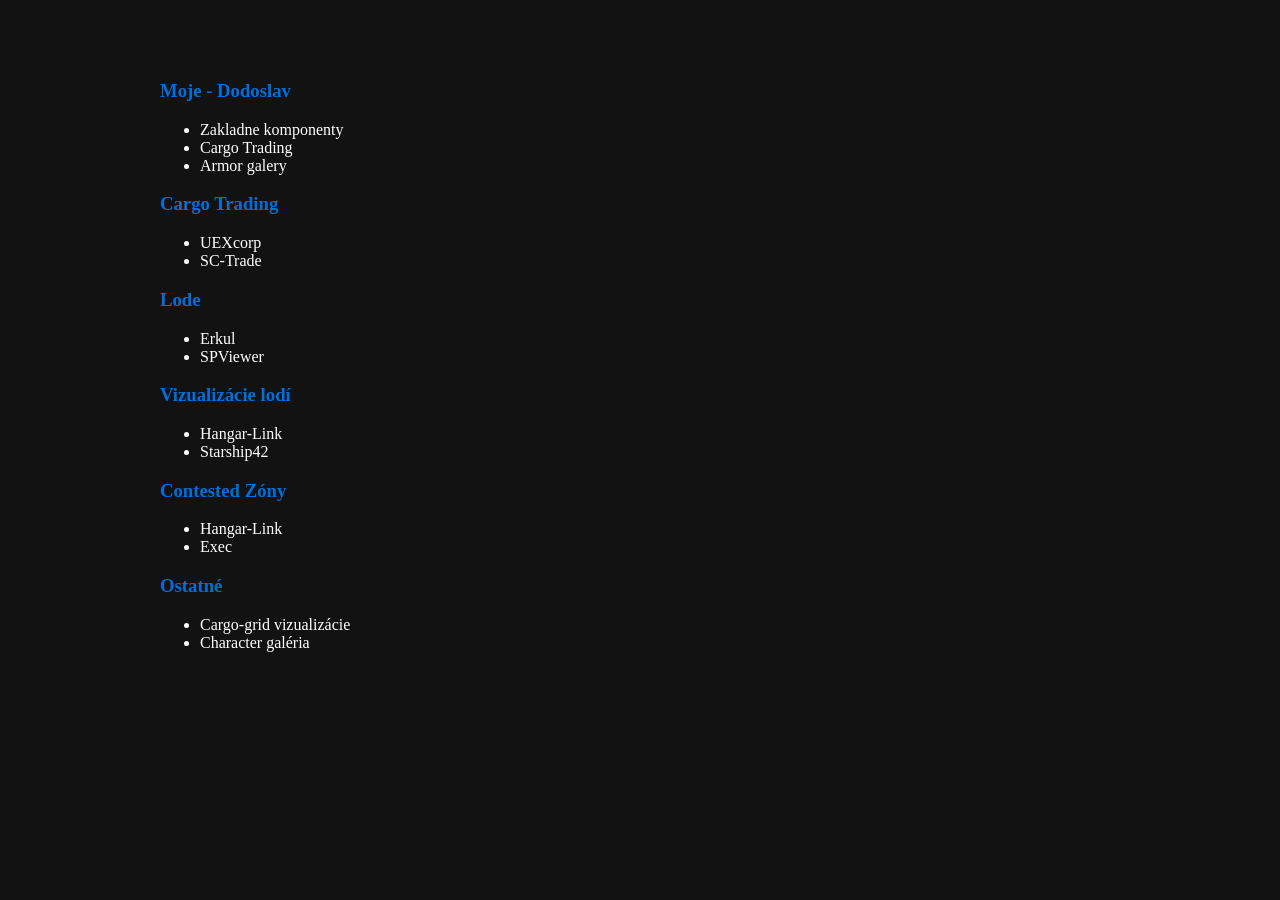
<file: index.html>
<html>
  <head>
    <title>Rozcestník - Star Citizen</title>
    <meta charset="utf-8">
    <link rel="stylesheet" type="text/css" href="/default.css" media="screen" >
  </head>
  <body>
	<div>
		<h3>Moje - Dodoslav</h3>
		<ul>
			<li><a href="/defaults/" target="_new">Zakladne komponenty</a></li>
			<li><a href="https://sctrading.dodoslav.eu" target="_new">Cargo Trading</a></li>
			<li><a href="https://scitems.dodoslav.eu" target="_new">Armor galery</a></li>
		</ul>
		<h3>Cargo Trading</h3>
		<ul>
			<li><a href="https://uexcorp.space" target="_new">UEXcorp</a></li>
			<li><a href="https://sc-trade.tools" target="_new">SC-Trade</a></li>
		</ul>
		<h3>Lode</h3>
		<ul>
			<li><a href="https://www.erkul.games" target="_new">Erkul</a></li>
			<li><a href="https://www.spviewer.eu" target="_new">SPViewer</a></li>
		</ul>
		<h3>Vizualizácie lodí</h3>
		<ul>
			<li><a href="https://hangar.link/" target="_new">Hangar-Link</a></li>
			<li><a href="https://www.starship42.com/" target="_new">Starship42</a></li>
		</ul>
		<h3>Contested Zóny</h3>
		<ul>
			<li><a href="https://contestedzonetimers.com" target="_new">Hangar-Link</a></li>
			<li><a href="https://exec.xyxyll.com" target="_new">Exec</a></li>
		</ul>
		<h3>Ostatné</h3>
		<ul>
			<li><a href="https://sc-cargo.space/" target="_new">Cargo-grid vizualizácie</a></li>
			<li><a href="https://www.star-citizen-characters.com/" target="_new">Character galéria</a></li>
		</ul>
	</div>
  </body>
</html>
</file>
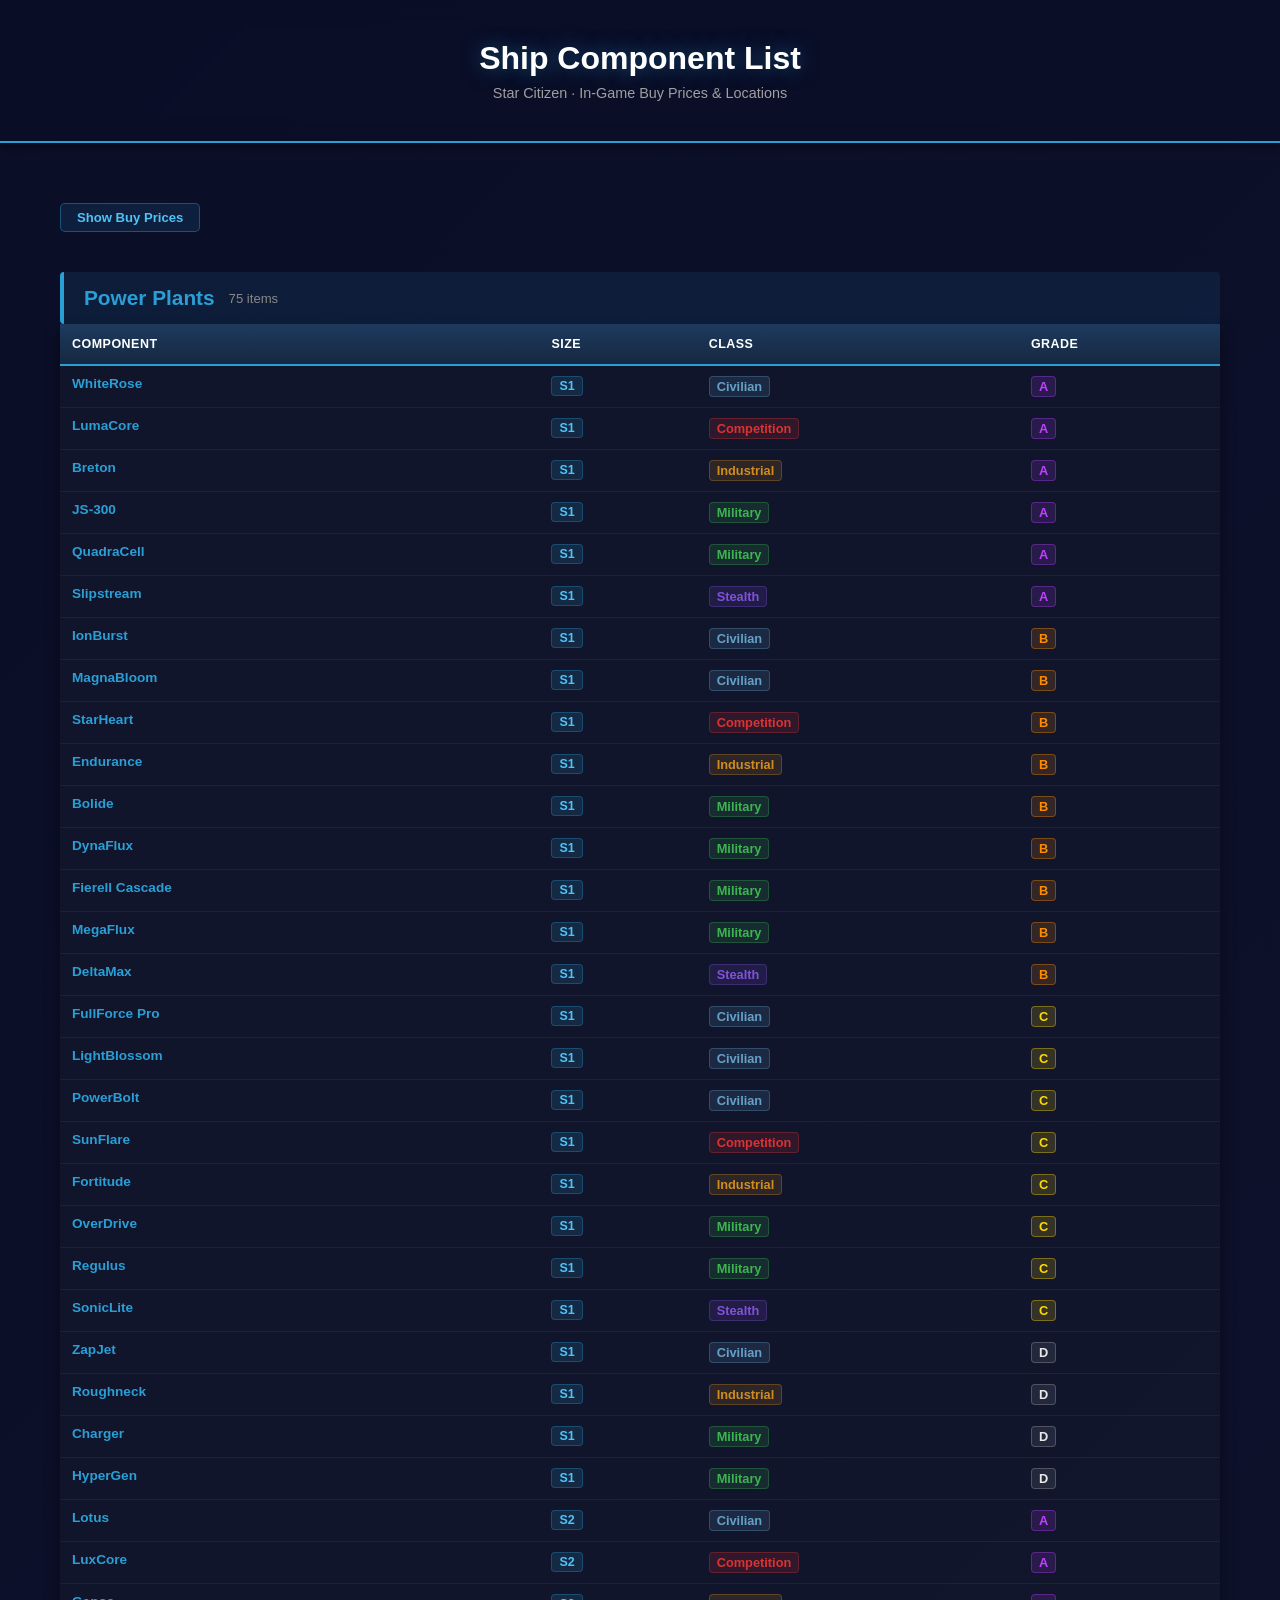
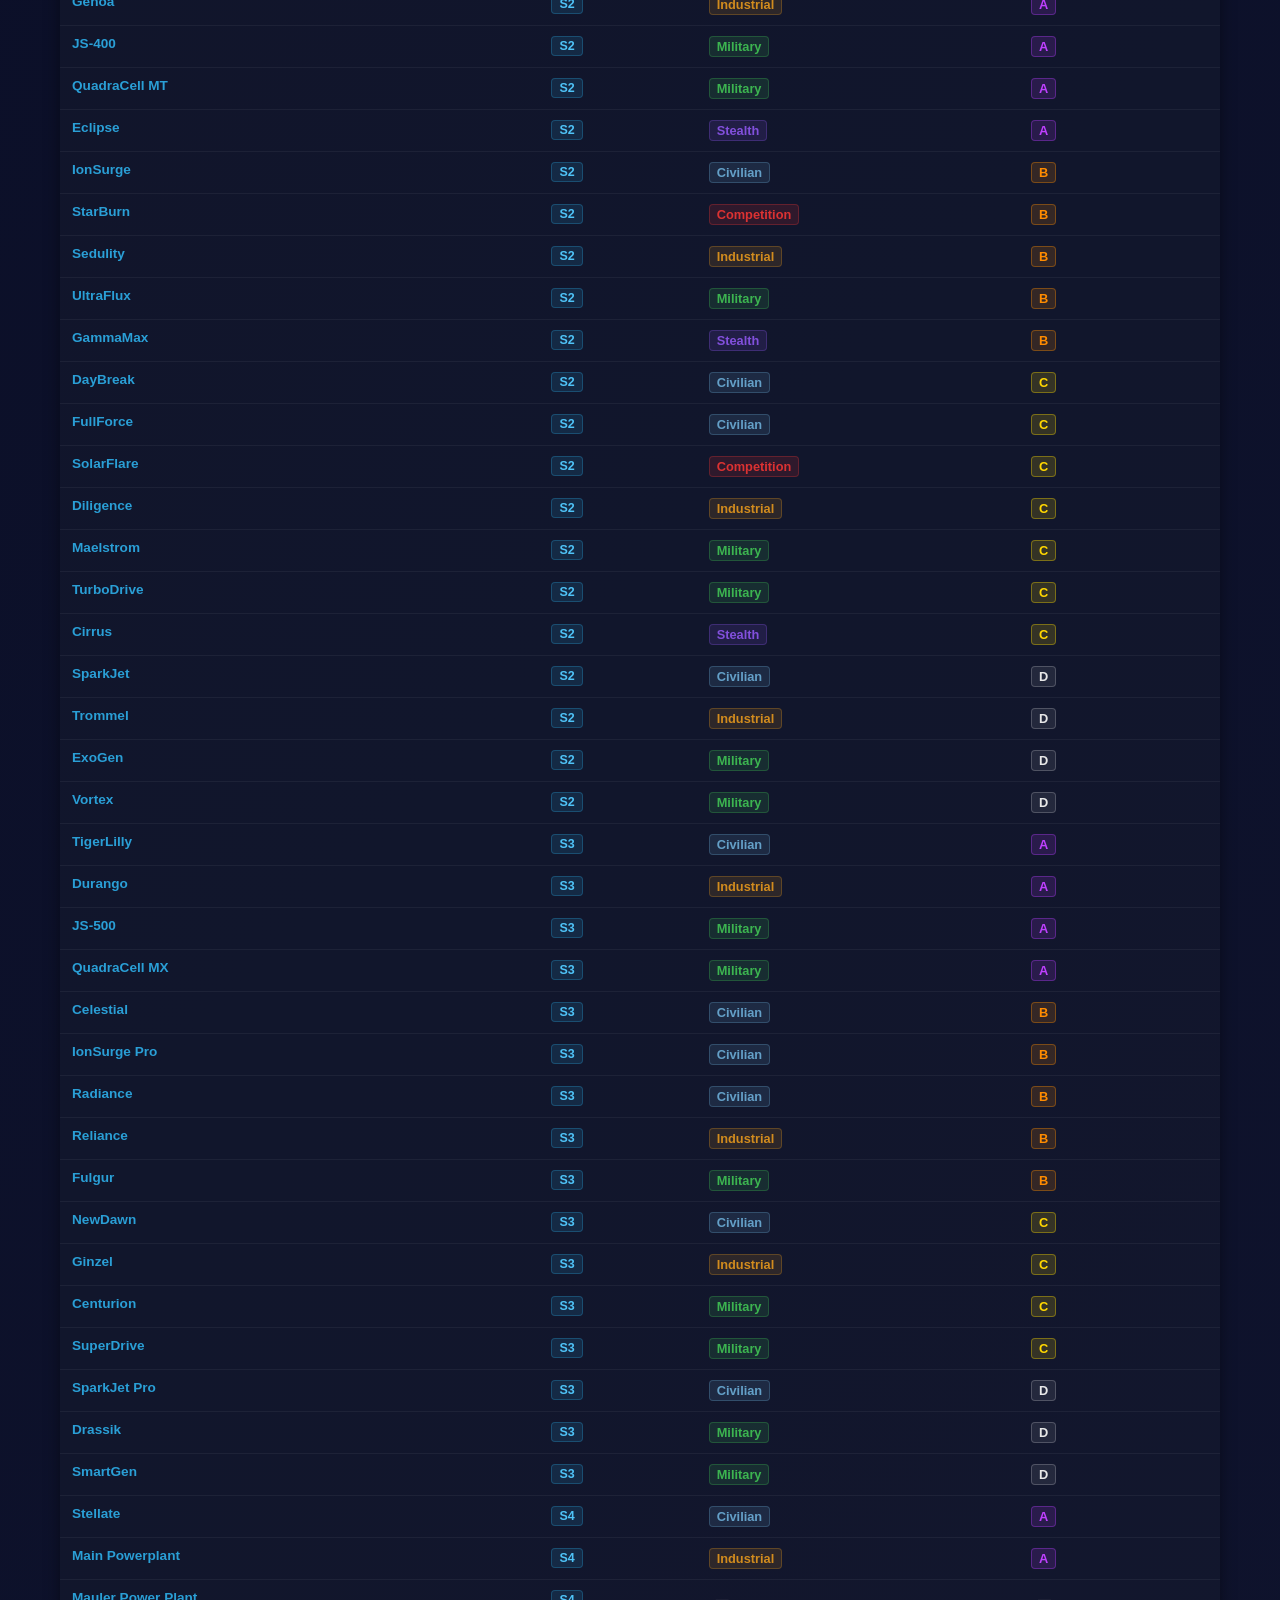
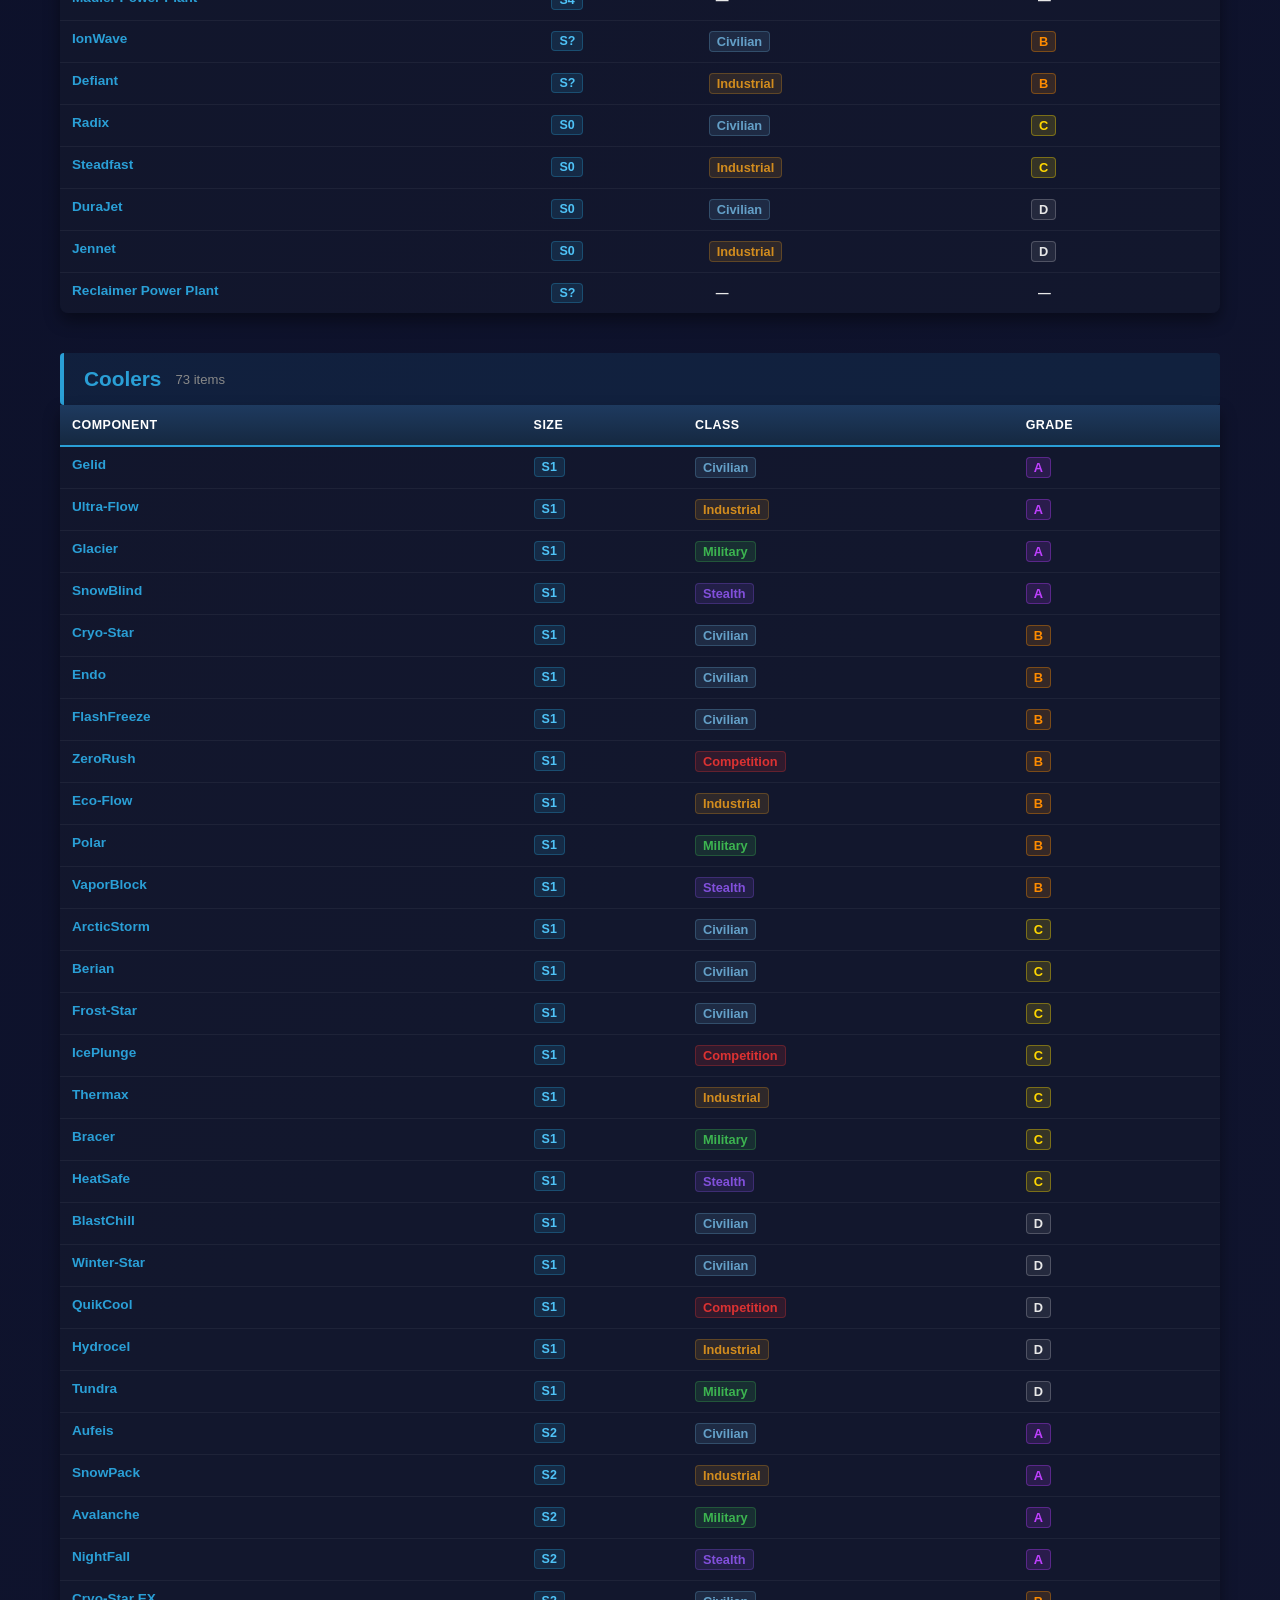
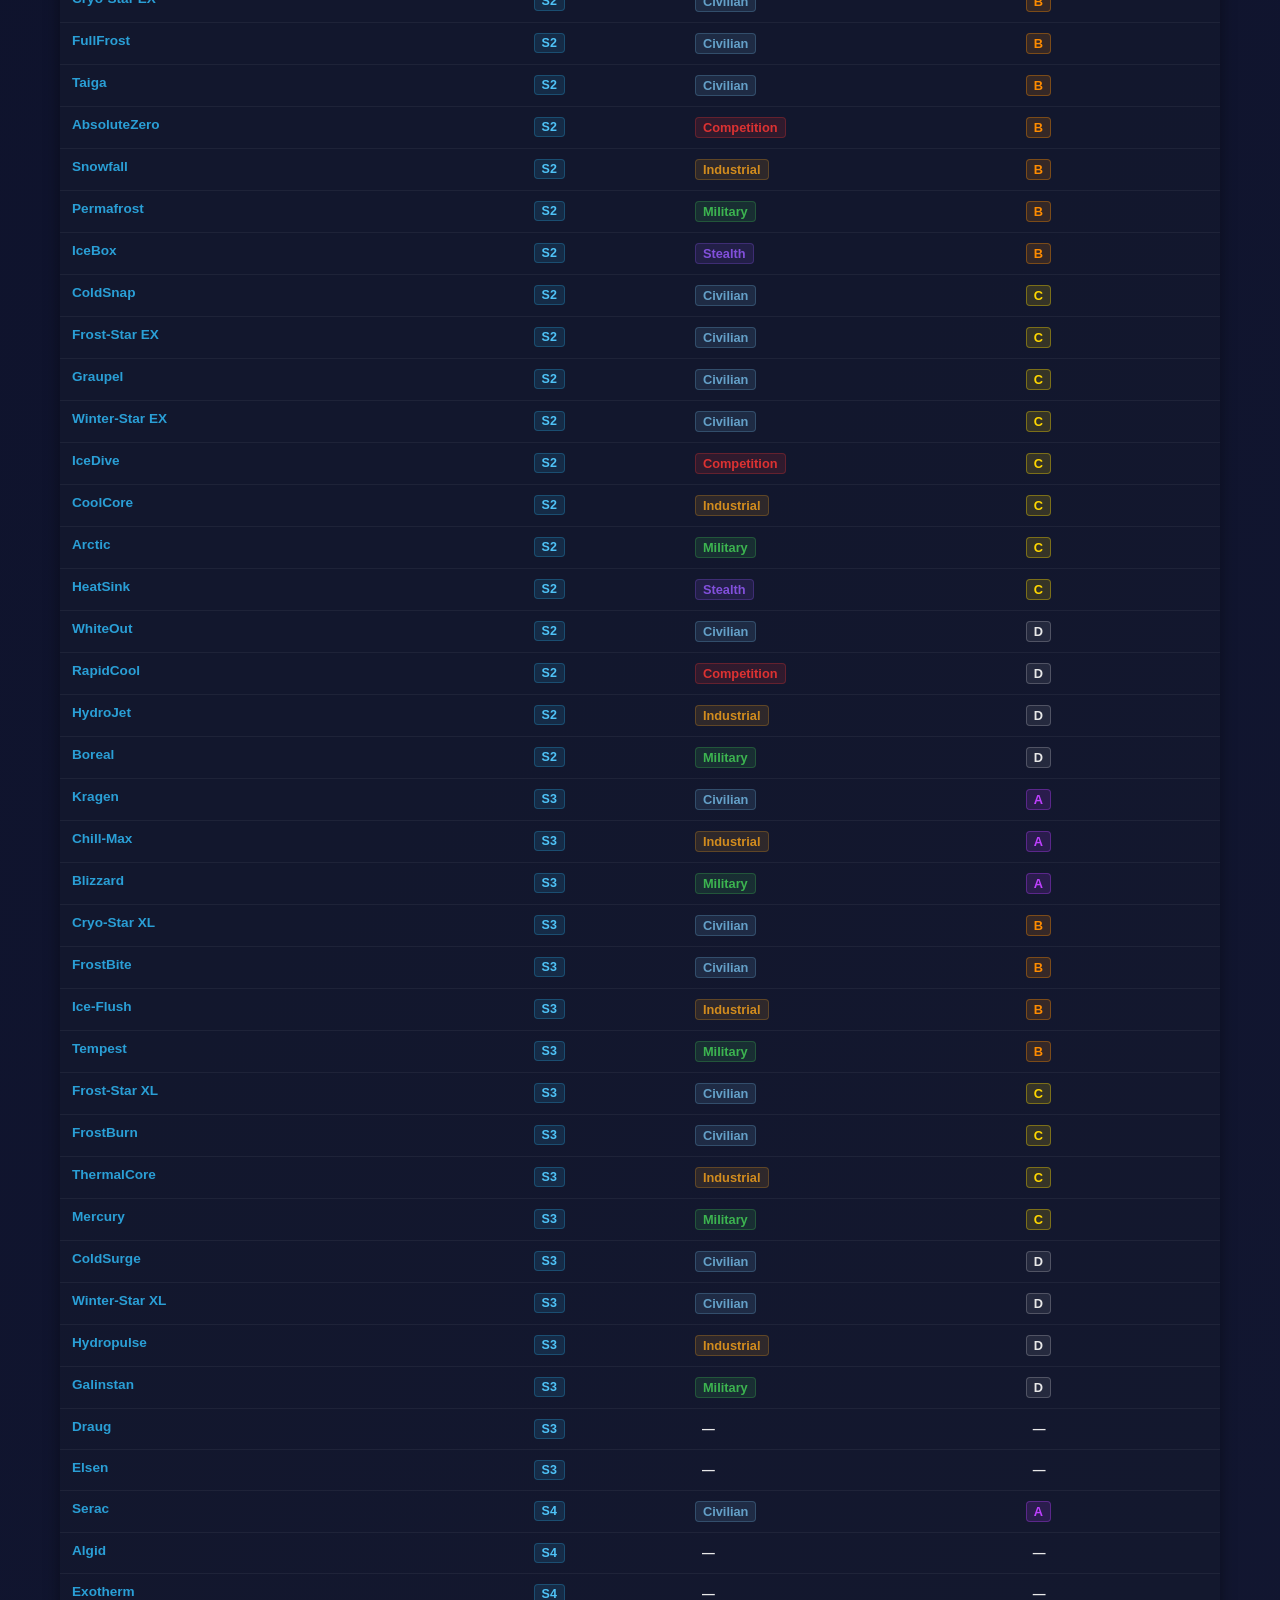
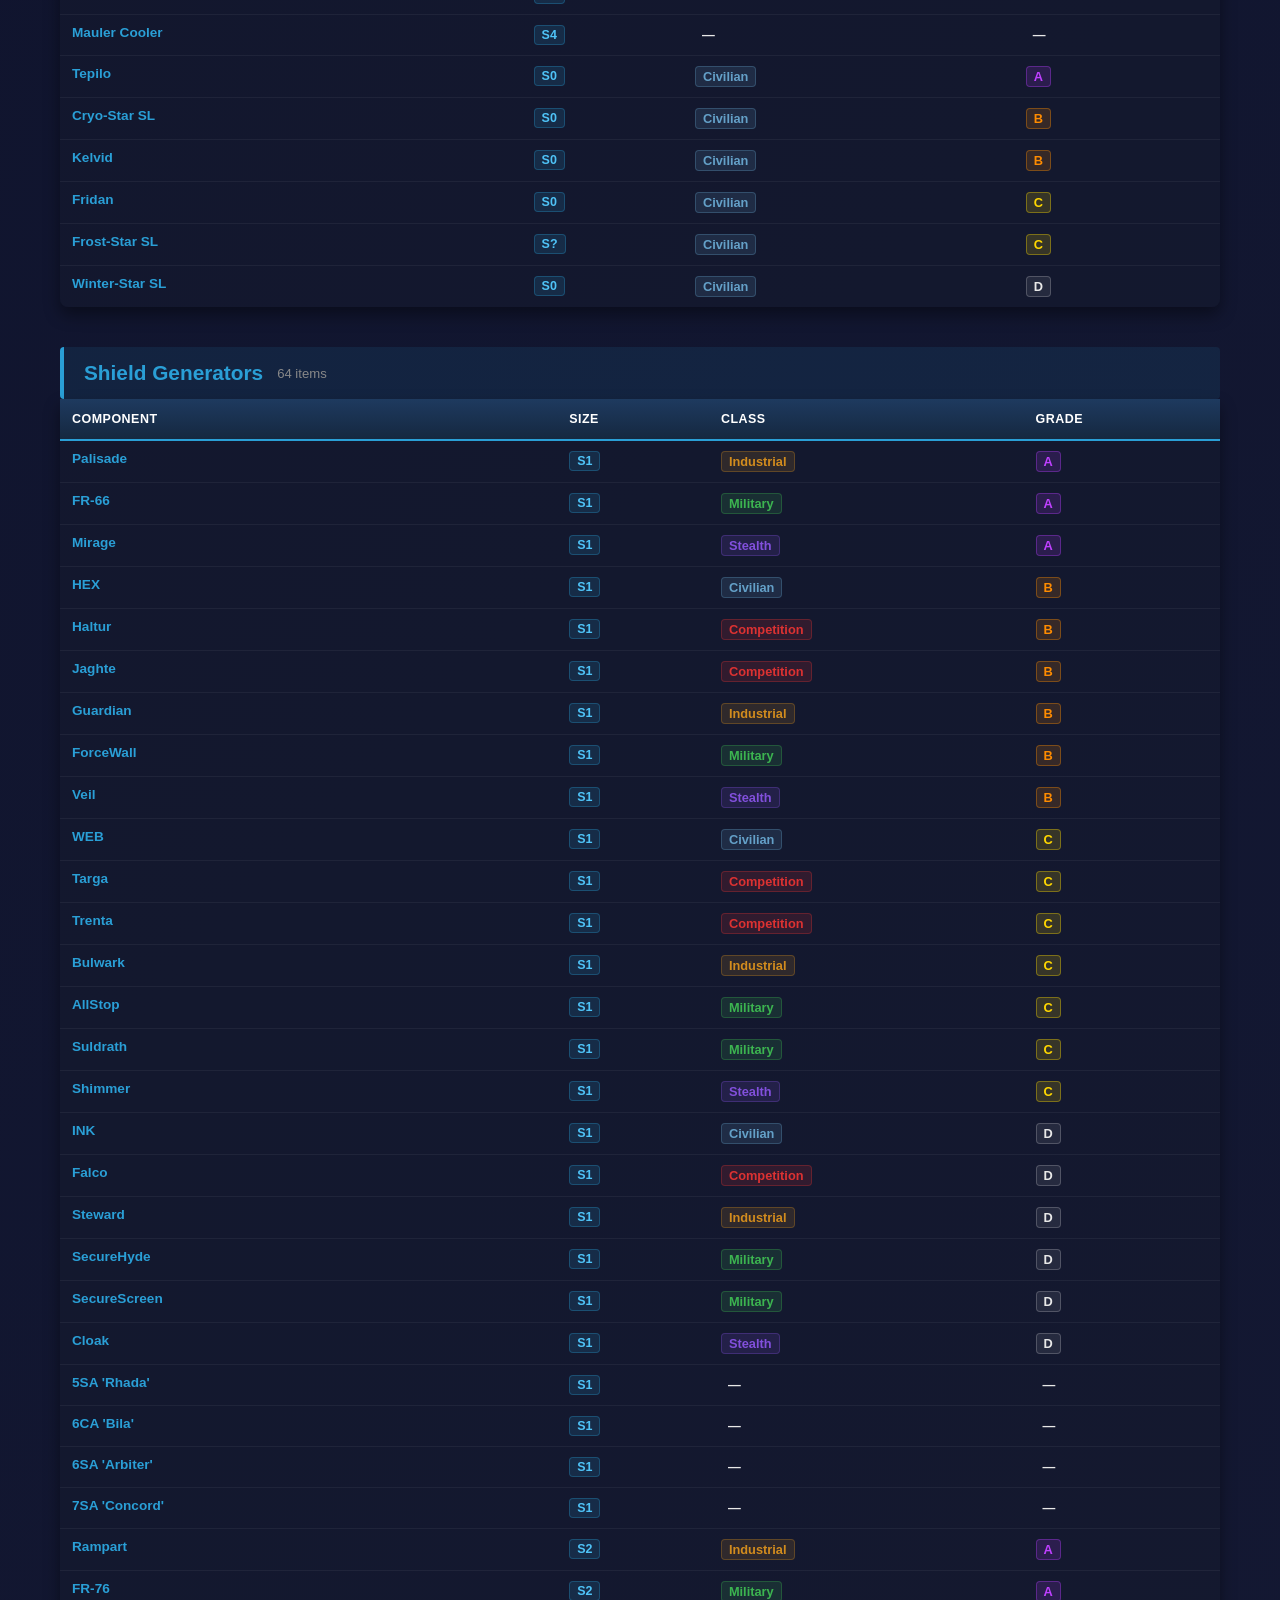
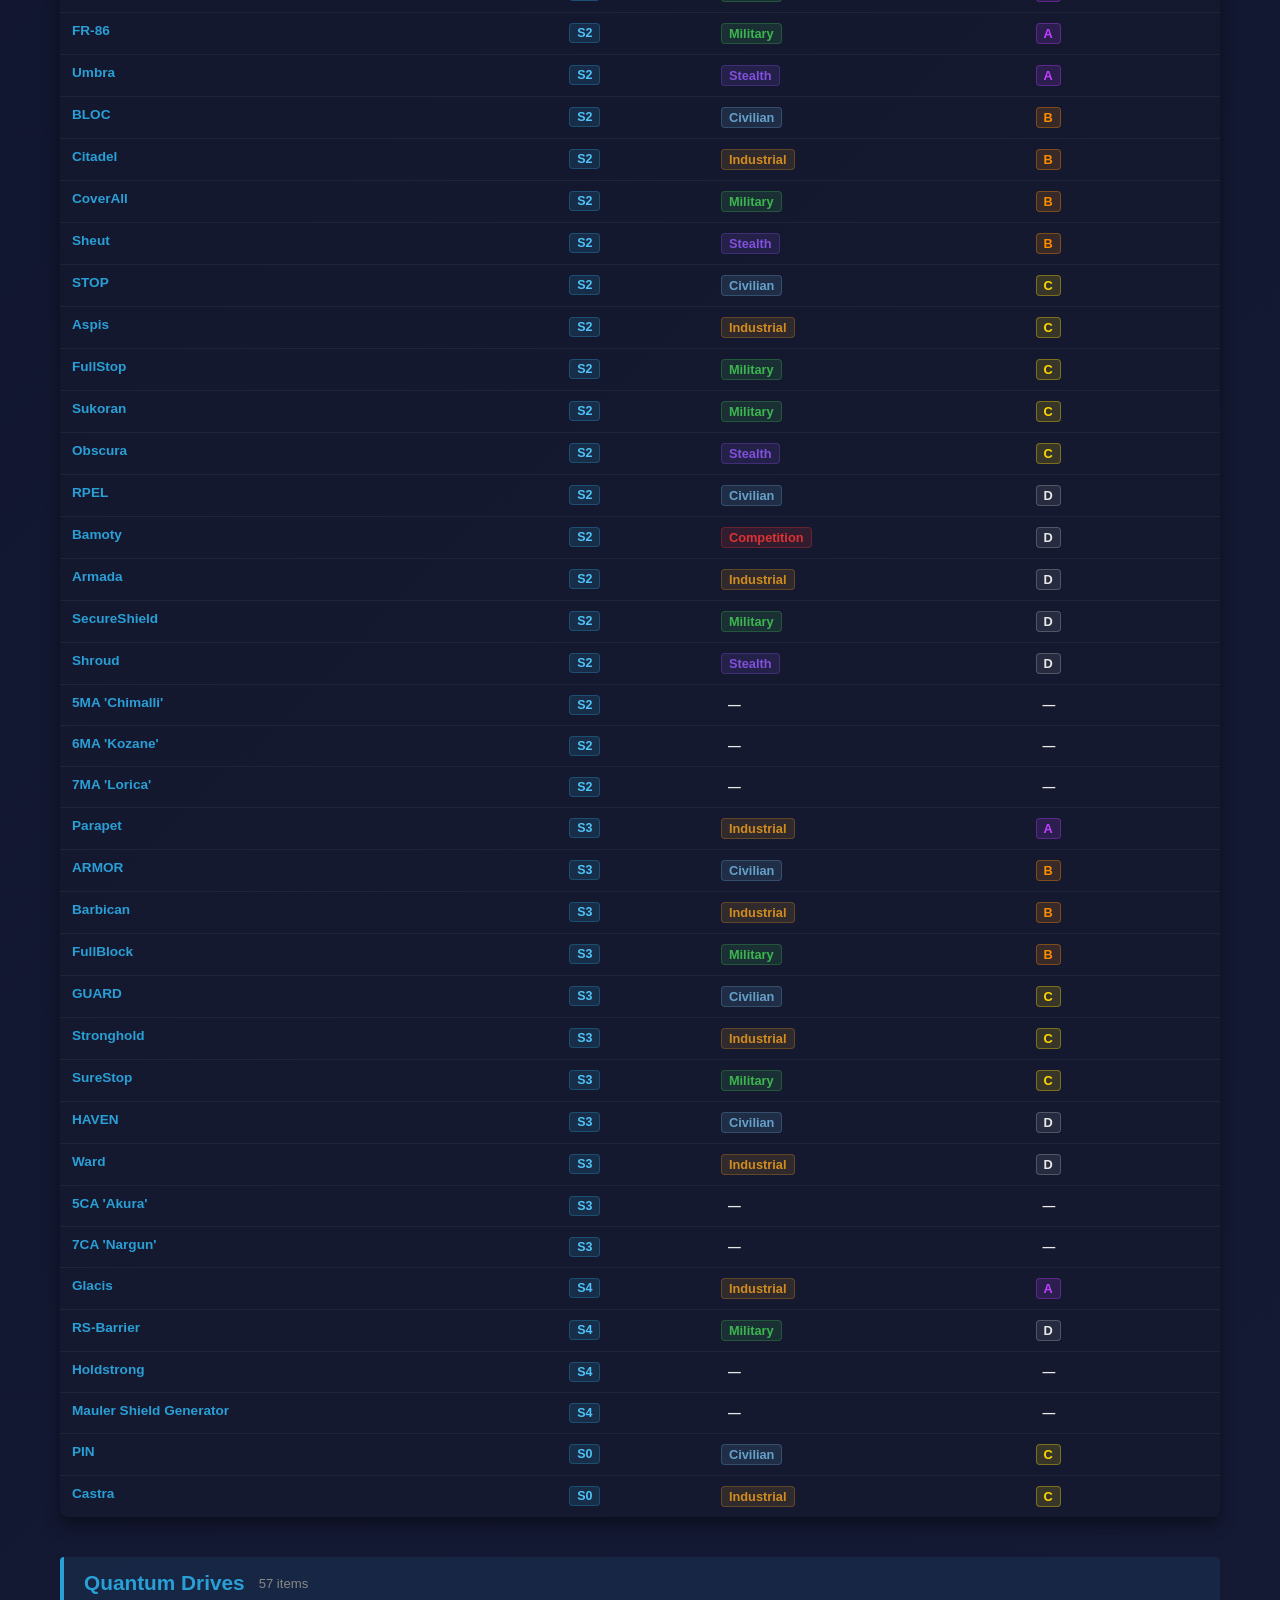
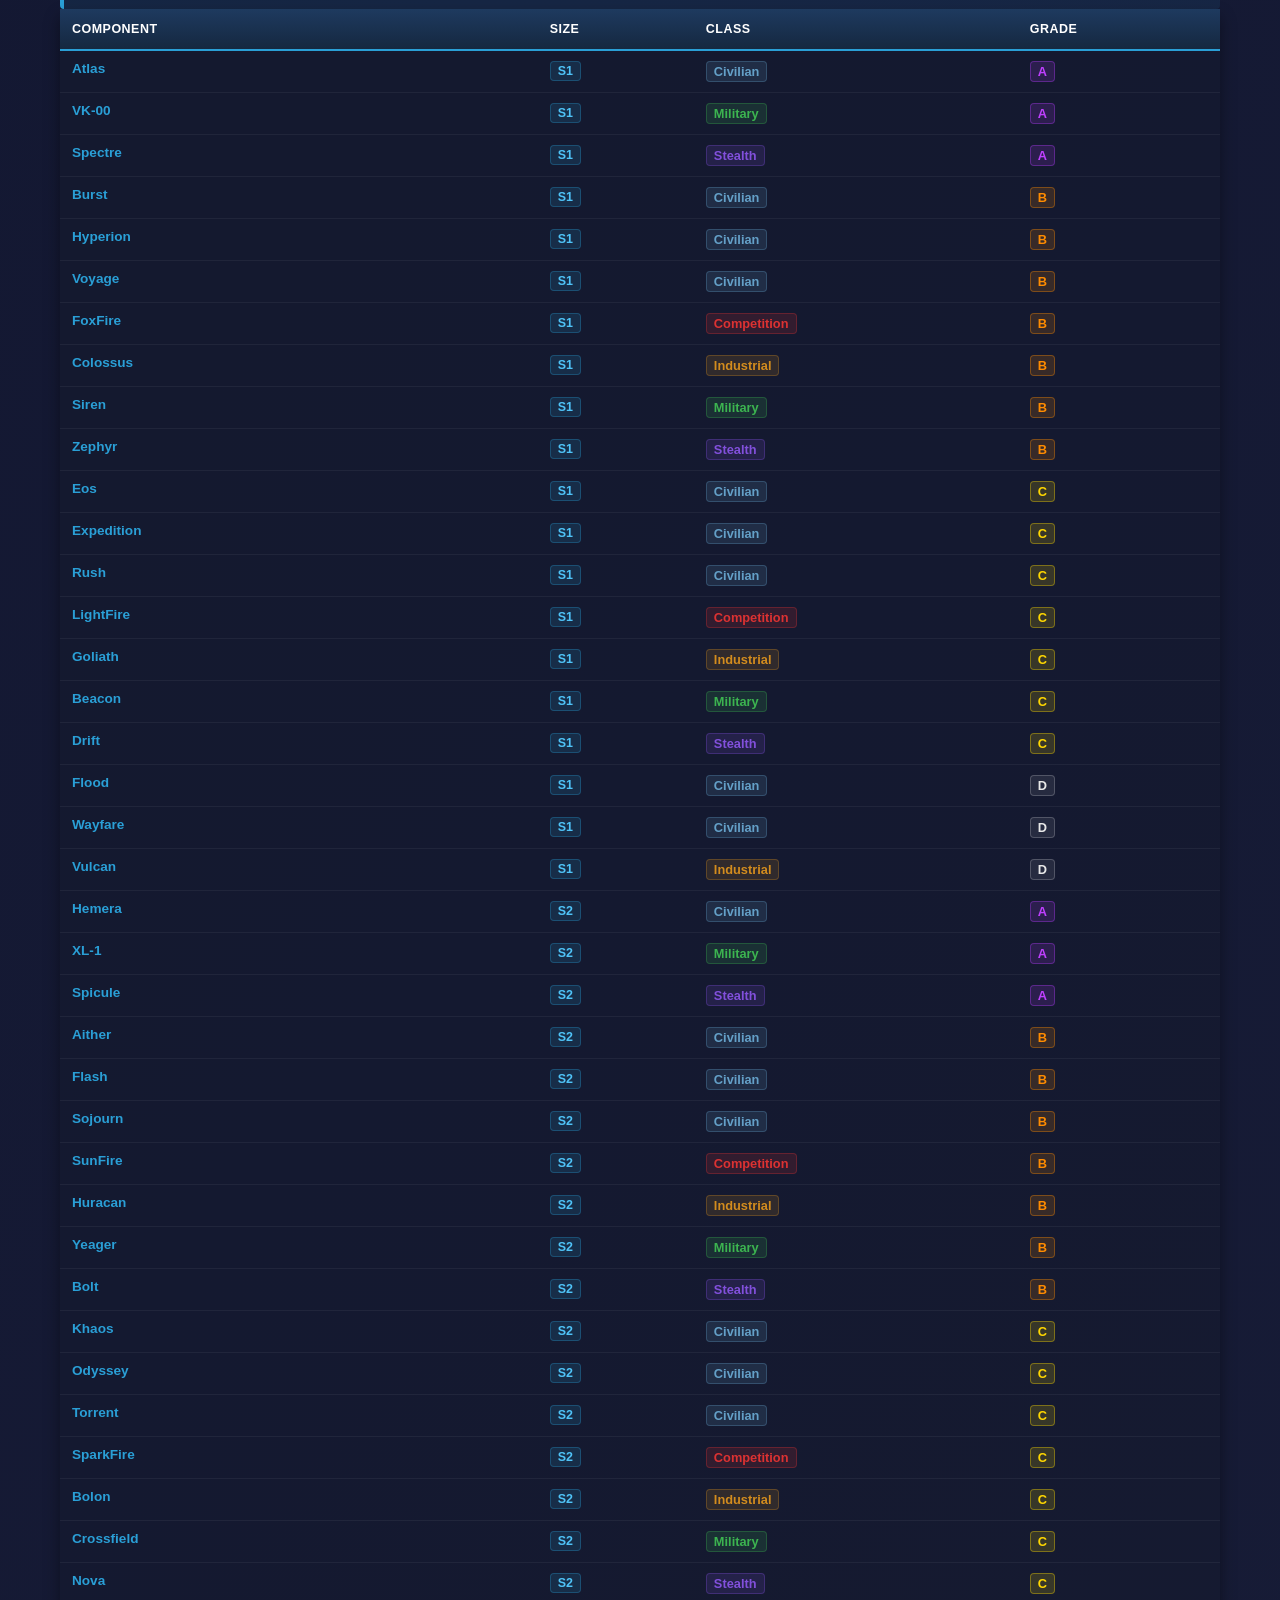
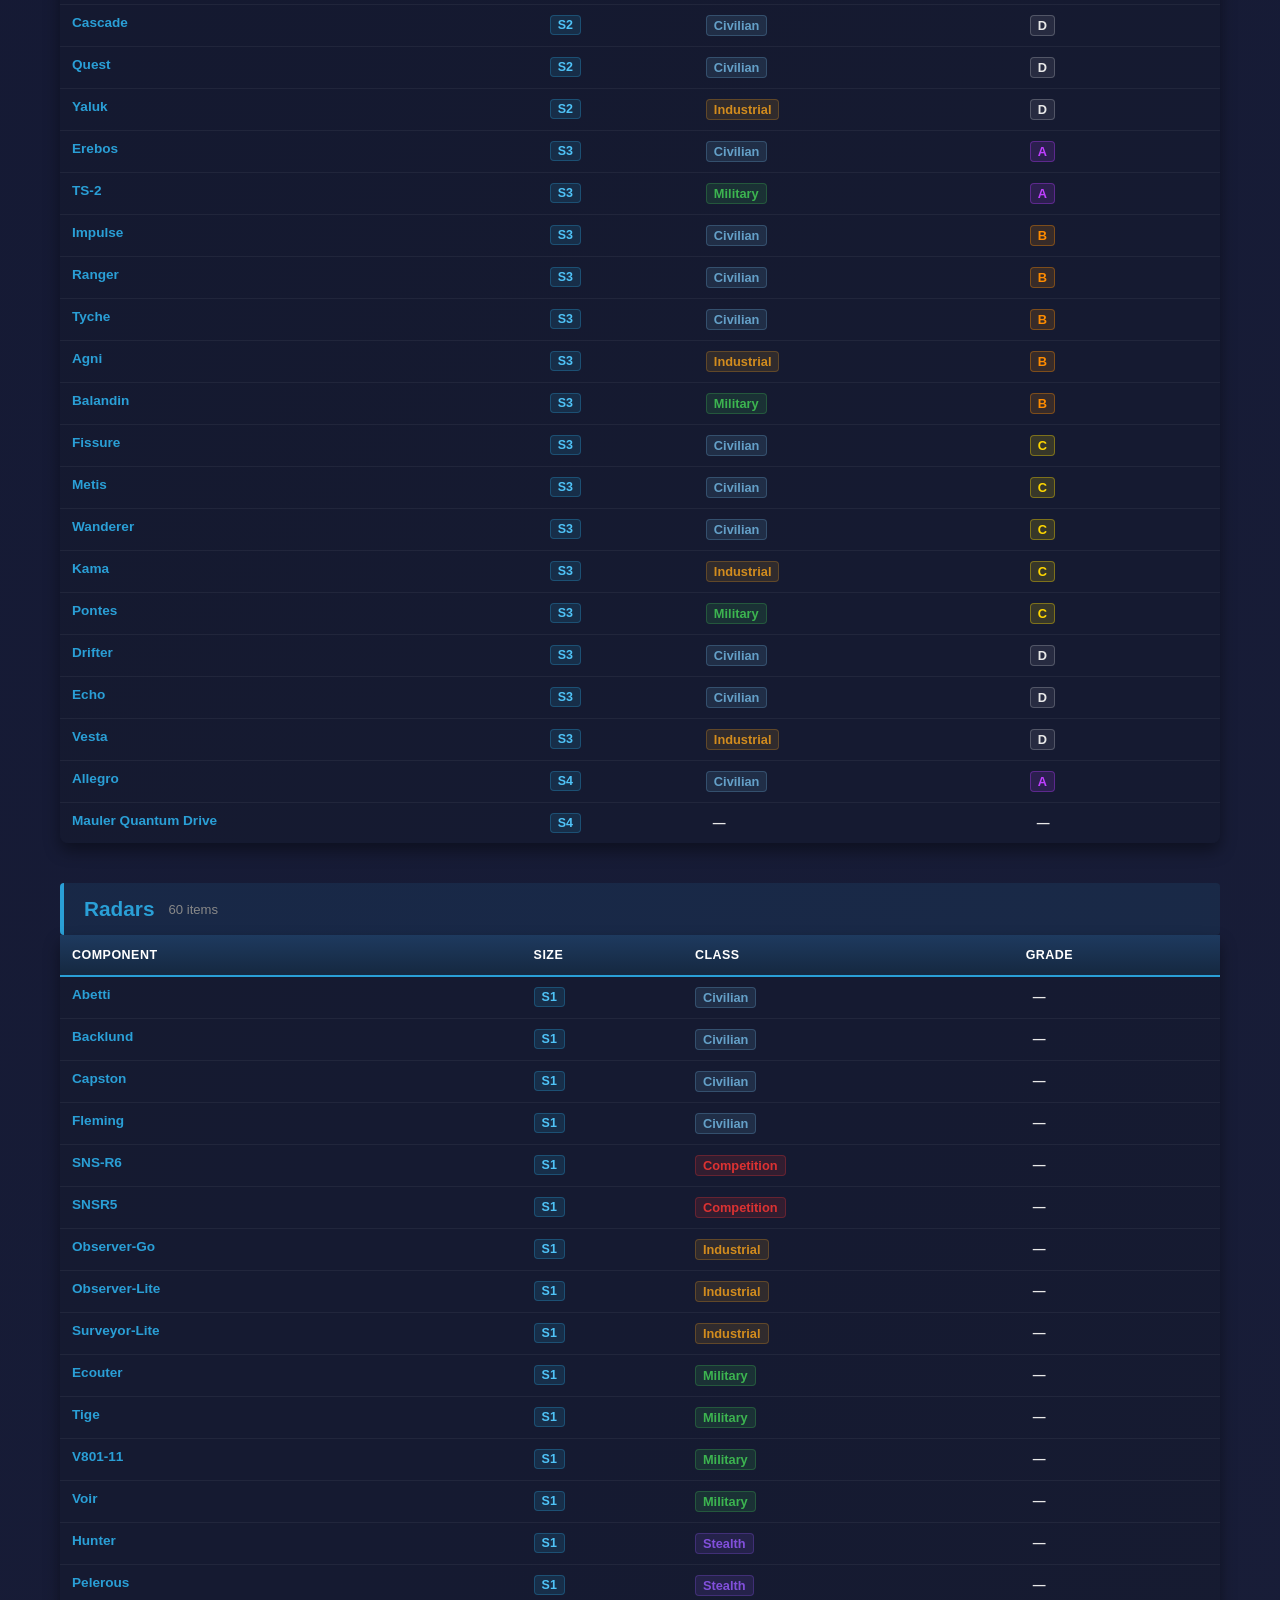
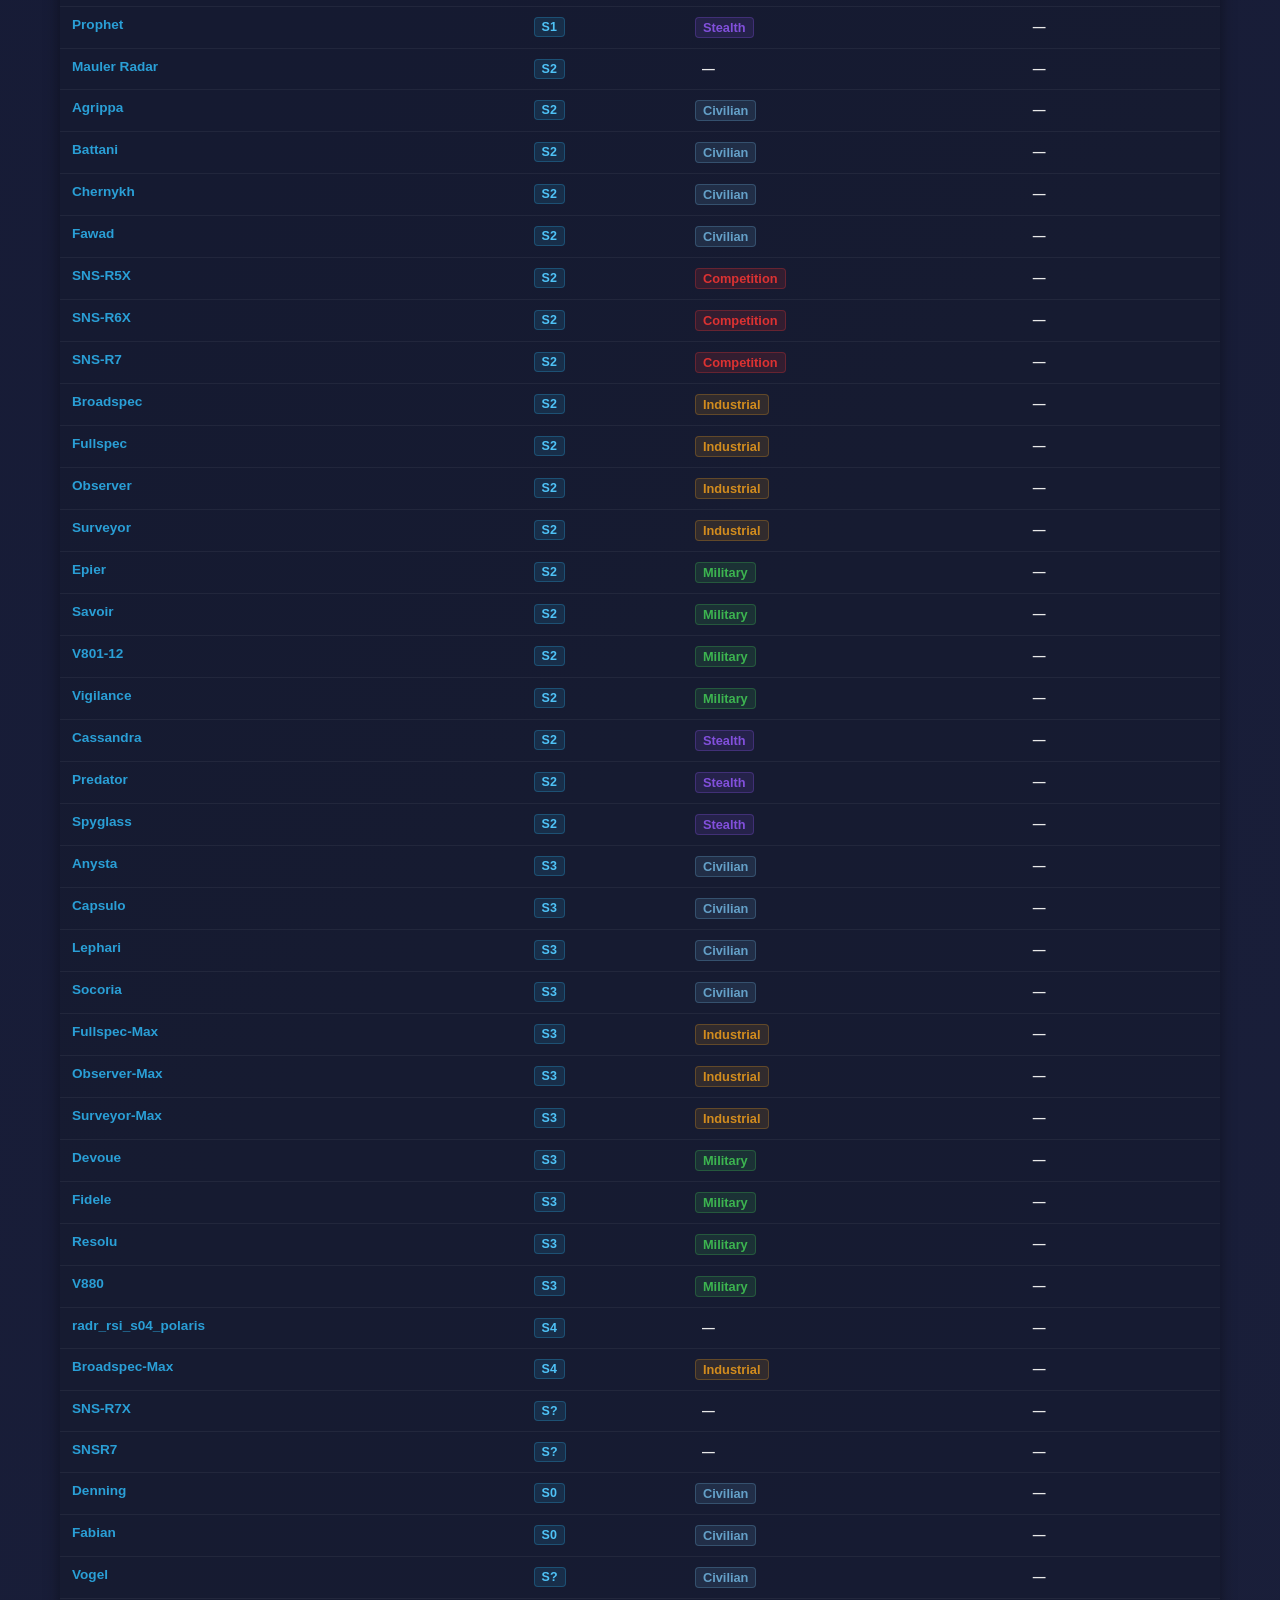
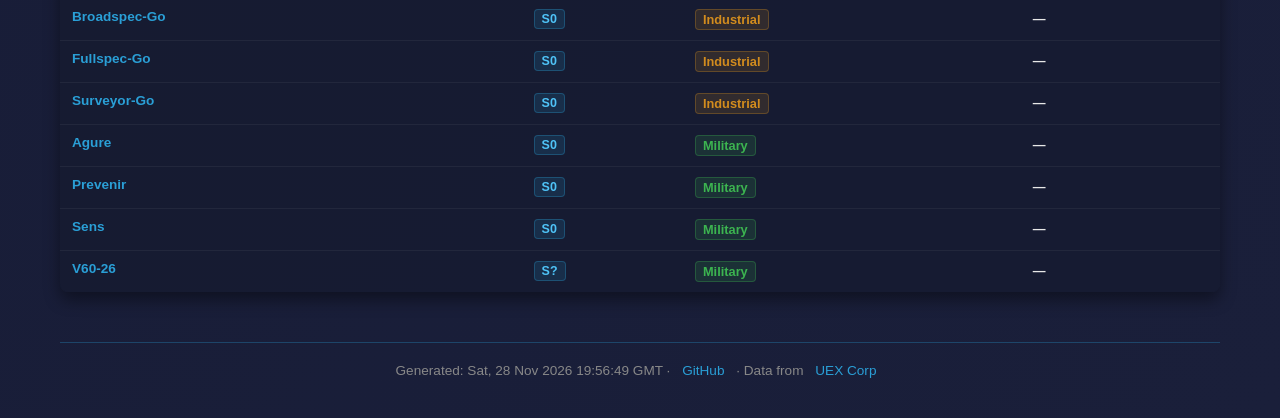
<file: docs/component-list/index.html>
<!DOCTYPE html>
<html lang="en">
<head>
  <meta charset="UTF-8"/>
  <meta name="viewport" content="width=device-width, initial-scale=1.0"/>
  <title>Ship Component List - Star Citizen</title>
  <style>
    *{margin:0;padding:0;box-sizing:border-box}
    body{background:linear-gradient(135deg,#0a0e27 0%,#1a1f3a 100%);color:#e8e8e8;font-family:'Segoe UI',Tahoma,Geneva,Verdana,sans-serif;min-height:100vh}
    header{background:rgba(10,14,39,.8);backdrop-filter:blur(10px);border-bottom:2px solid #2a9fd6;padding:20px 0;margin-bottom:30px;box-shadow:0 4px 6px rgba(0,0,0,.3)}
    h1{color:#fff;font-size:2rem;font-weight:600;text-align:center;text-shadow:0 0 20px rgba(42,159,214,.5)}
    .subtitle{text-align:center;color:#a0a0a0;font-size:.9rem;margin-top:8px}
    .container{max-width:1200px;margin:0 auto;padding:20px}
    .section-header{display:flex;align-items:center;gap:14px;background:rgba(42,159,214,.1);border-left:4px solid #2a9fd6;padding:14px 20px;margin:40px 0 0;border-radius:4px}
    .section-header:first-of-type{margin-top:0}
    .section-header h2{color:#2a9fd6;font-size:1.3rem;font-weight:600}
    .count{color:#888;font-size:.82rem}
    .table-wrap{overflow-x:auto;border-radius:0 0 8px 8px;box-shadow:0 8px 16px rgba(0,0,0,.4);margin-bottom:10px}
    table{width:100%;border-collapse:separate;border-spacing:0;background:rgba(20,25,45,.6)}
    th{background:linear-gradient(180deg,#1e3a5f 0%,#152840 100%);color:#fff;font-weight:600;text-transform:uppercase;font-size:.78rem;letter-spacing:.5px;padding:13px 12px;text-align:left;border-bottom:2px solid #2a9fd6;white-space:nowrap}
    td{padding:10px 12px;border-bottom:1px solid rgba(255,255,255,.05);vertical-align:top;font-size:.85rem}
    tr:hover td{background:rgba(42,159,214,.08)}
    tr:last-child td{border-bottom:none}
    .comp-name{font-weight:600;color:#2a9fd6;min-width:160px}
    .size-cell{white-space:nowrap}
    .size-badge{display:inline-block;background:rgba(42,159,214,.15);color:#4fc3f7;border:1px solid rgba(42,159,214,.3);border-radius:4px;font-size:.78rem;font-weight:700;padding:2px 7px}
    .maker-cell{color:#aaa;font-size:.82rem;white-space:nowrap}
    .price-val{display:block;font-weight:600;color:#e8e8e8;white-space:nowrap}
    .loc{display:block;color:#888;font-size:.78rem}
    .cls{display:inline-block;font-size:.8rem;font-weight:600;padding:2px 7px;border-radius:4px;white-space:nowrap}
    .cls-military    {background:rgba(60,180,80,.15);color:#3cb450;border:1px solid rgba(60,180,80,.3)}
    .cls-competition {background:rgba(220,50,50,.15);color:#dc3232;border:1px solid rgba(220,50,50,.3)}
    .cls-stealth     {background:rgba(130,80,220,.15);color:#8250dc;border:1px solid rgba(130,80,220,.3)}
    .cls-industrial  {background:rgba(210,140,30,.15);color:#d28c1e;border:1px solid rgba(210,140,30,.3)}
    .cls-civilian    {background:rgba(100,160,200,.15);color:#64a0c8;border:1px solid rgba(100,160,200,.3)}
    .grade{display:inline-block;font-size:.8rem;font-weight:700;padding:2px 7px;border-radius:4px}
    .grade-a{background:rgba(180,60,255,.15);color:#bf40ff;border:1px solid rgba(180,60,255,.35)}
    .grade-b{background:rgba(255,140,0,.15);color:#ff8c00;border:1px solid rgba(255,140,0,.35)}
    .grade-c{background:rgba(255,220,0,.15);color:#ffd700;border:1px solid rgba(255,220,0,.35)}
    .grade-d{background:rgba(255,255,255,.08);color:#e8e8e8;border:1px solid rgba(255,255,255,.2)}
    .no-data{color:#555;text-align:center}
    .footer{margin-top:50px;padding:20px 0;border-top:1px solid rgba(42,159,214,.3);color:#888;font-size:.85rem;text-align:center}
    .footer a{color:#2a9fd6;text-decoration:none;margin:0 8px}
    .footer a:hover{color:#4fc3f7;text-decoration:underline}
    .toggle-btn{display:inline-block;background:rgba(42,159,214,.12);color:#4fc3f7;border:1px solid rgba(42,159,214,.4);border-radius:5px;padding:6px 16px;font-size:.82rem;font-weight:600;cursor:pointer;transition:background .15s,border-color .15s;user-select:none;margin-top:10px}
    .toggle-btn:hover{background:rgba(42,159,214,.25);border-color:#2a9fd6}
    .toggle-btn.active{background:rgba(42,159,214,.3);border-color:#4fc3f7;color:#fff}
    body.hide-buy th.buy-col,body.hide-buy td.buy-col{display:none}
  </style>
</head>
<body>
<header>
  <div class="container">
    <h1>Ship Component List</h1>
    <div class="subtitle">Star Citizen · In-Game Buy Prices &amp; Locations</div>
  </div>
</header>
<div class="container">
  <div style="margin-bottom:20px"><button class="toggle-btn" id="buyToggle" onclick="toggleBuy()">Show Buy Prices</button></div>
  
    <div class="section-header">
      <h2>Power Plants</h2>
      <span class="count">75 items</span>
    </div>
    <div class="table-wrap">
      <table>
        <thead>
          <tr>
            <th>Component</th>
            <th>Size</th>
            <th>Class</th>
            <th>Grade</th>
            <th class="buy-col">Buy Price (aUEC)</th>
            <th class="buy-col">Location</th>
          </tr>
        </thead>
        <tbody>
      <tr>
        <td class="comp-name">WhiteRose</td>
        <td class="size-cell"><span class="size-badge">S1</span></td>
        <td><span class="cls cls-civilian">Civilian</span></td>
        <td><span class="grade grade-a">A</span></td>
        <td class="buy-col"><span class="price-val">88K aUEC</span><span class="price-val">88K aUEC</span><span class="price-val">88K aUEC</span></td>
        <td class="buy-col"><span class="loc">Platinum Bay - Port Tressler</span><span class="loc">Orison · Cousin Crow's - Providence Platform - Orison</span><span class="loc">Area 18 · Dumper's Depot - Area 18</span></td>
      </tr>
      <tr>
        <td class="comp-name">LumaCore</td>
        <td class="size-cell"><span class="size-badge">S1</span></td>
        <td><span class="cls cls-competition">Competition</span></td>
        <td><span class="grade grade-a">A</span></td>
        <td class="buy-col"><span class="price-val">242K aUEC</span><span class="price-val">242K aUEC</span><span class="price-val">242K aUEC</span><span class="price-val">242K aUEC</span><span class="price-val">242K aUEC</span><span class="price-val">242K aUEC</span><span class="price-val">242K aUEC</span><span class="price-val">242K aUEC</span><span class="price-val">242K aUEC</span><span class="price-val">242K aUEC</span><span class="price-val">242K aUEC</span><span class="price-val">242K aUEC</span><span class="price-val">242K aUEC</span><span class="price-val">242K aUEC</span><span class="price-val">242K aUEC</span></td>
        <td class="buy-col"><span class="loc">Area 18 · Dumper's Depot - Area 18</span><span class="loc">New Babbage · Omega Pro - New Babbage</span><span class="loc">Platinum Bay - Baijini Point</span><span class="loc">Shop Terminal - Canard View</span><span class="loc">Shop Terminal - Seer's Canyon</span><span class="loc">Shop Terminal - Rustville</span><span class="loc">Shop Terminal - Jackson's Swap</span><span class="loc">Shop Terminal - Sunset Mesa</span><span class="loc">Shop Terminal - Chawla's Beach</span><span class="loc">Shop Terminal - Kabir's Post</span><span class="loc">Orison · Cousin Crow's - Providence Platform - Orison</span><span class="loc">Shop Terminal - Fallow Field</span><span class="loc">Shop Terminal - Ashland</span><span class="loc">Shop Terminal - Last Landings</span><span class="loc">Shop Terminal - Sacren's Plot</span></td>
      </tr>
      <tr>
        <td class="comp-name">Breton</td>
        <td class="size-cell"><span class="size-badge">S1</span></td>
        <td><span class="cls cls-industrial">Industrial</span></td>
        <td><span class="grade grade-a">A</span></td>
        <td class="buy-col"><span class="price-val">238K aUEC</span><span class="price-val">238K aUEC</span></td>
        <td class="buy-col"><span class="loc">Area 18 · Dumper's Depot - Area 18</span><span class="loc">New Babbage · Omega Pro - New Babbage</span></td>
      </tr>
      <tr>
        <td class="comp-name">JS-300</td>
        <td class="size-cell"><span class="size-badge">S1</span></td>
        <td><span class="cls cls-military">Military</span></td>
        <td><span class="grade grade-a">A</span></td>
        <td class="buy-col"><span class="no-data">—</span></td>
        <td class="buy-col"><span class="no-data">—</span></td>
      </tr>
      <tr>
        <td class="comp-name">QuadraCell</td>
        <td class="size-cell"><span class="size-badge">S1</span></td>
        <td><span class="cls cls-military">Military</span></td>
        <td><span class="grade grade-a">A</span></td>
        <td class="buy-col"><span class="no-data">—</span></td>
        <td class="buy-col"><span class="no-data">—</span></td>
      </tr>
      <tr>
        <td class="comp-name">Slipstream</td>
        <td class="size-cell"><span class="size-badge">S1</span></td>
        <td><span class="cls cls-stealth">Stealth</span></td>
        <td><span class="grade grade-a">A</span></td>
        <td class="buy-col"><span class="no-data">—</span></td>
        <td class="buy-col"><span class="no-data">—</span></td>
      </tr>
      <tr>
        <td class="comp-name">IonBurst</td>
        <td class="size-cell"><span class="size-badge">S1</span></td>
        <td><span class="cls cls-civilian">Civilian</span></td>
        <td><span class="grade grade-b">B</span></td>
        <td class="buy-col"><span class="price-val">44K aUEC</span><span class="price-val">44K aUEC</span><span class="price-val">44K aUEC</span><span class="price-val">44K aUEC</span><span class="price-val">44K aUEC</span><span class="price-val">44K aUEC</span><span class="price-val">44K aUEC</span><span class="price-val">44K aUEC</span><span class="price-val">44K aUEC</span><span class="price-val">44K aUEC</span><span class="price-val">44K aUEC</span><span class="price-val">44K aUEC</span></td>
        <td class="buy-col"><span class="loc">Platinum Bay - HUR-L5</span><span class="loc">Platinum Bay - Terra Gateway (Stanton)</span><span class="loc">Platinum Bay - HUR-L2</span><span class="loc">Platinum Bay - Pyro Gateway (Stanton)</span><span class="loc">Dumper's Depot - GrimHEX</span><span class="loc">Area 18 · Dumper's Depot - Area 18</span><span class="loc">New Babbage · Omega Pro - New Babbage</span><span class="loc">Platinum Bay - Stanton Gateway (Pyro)</span><span class="loc">Platinum Bay - Pyro Gateway (Nyx)</span><span class="loc">Platinum Bay - Stanton Gateway (Nyx)</span><span class="loc">Platinum Bay - Nyx Gateway (Pyro)</span><span class="loc">Platinum Bay - Nyx Gateway (Stanton)</span></td>
      </tr>
      <tr>
        <td class="comp-name">MagnaBloom</td>
        <td class="size-cell"><span class="size-badge">S1</span></td>
        <td><span class="cls cls-civilian">Civilian</span></td>
        <td><span class="grade grade-b">B</span></td>
        <td class="buy-col"><span class="price-val">44K aUEC</span><span class="price-val">44K aUEC</span><span class="price-val">44K aUEC</span></td>
        <td class="buy-col"><span class="loc">Area 18 · Dumper's Depot - Area 18</span><span class="loc">Platinum Bay - Port Tressler</span><span class="loc">Orison · Cousin Crow's - Providence Platform - Orison</span></td>
      </tr>
      <tr>
        <td class="comp-name">StarHeart</td>
        <td class="size-cell"><span class="size-badge">S1</span></td>
        <td><span class="cls cls-competition">Competition</span></td>
        <td><span class="grade grade-b">B</span></td>
        <td class="buy-col"><span class="price-val">121K aUEC</span><span class="price-val">121K aUEC</span><span class="price-val">121K aUEC</span><span class="price-val">138K aUEC</span><span class="price-val">147K aUEC</span></td>
        <td class="buy-col"><span class="loc">New Babbage · Omega Pro - New Babbage</span><span class="loc">Platinum Bay - Baijini Point</span><span class="loc">Orison · Cousin Crow's - Providence Platform - Orison</span><span class="loc">Platinum Bay - HUR-L5</span><span class="loc">Platinum Bay - CRU-L1</span></td>
      </tr>
      <tr>
        <td class="comp-name">Endurance</td>
        <td class="size-cell"><span class="size-badge">S1</span></td>
        <td><span class="cls cls-industrial">Industrial</span></td>
        <td><span class="grade grade-b">B</span></td>
        <td class="buy-col"><span class="price-val">119K aUEC</span><span class="price-val">119K aUEC</span></td>
        <td class="buy-col"><span class="loc">Area 18 · Dumper's Depot - Area 18</span><span class="loc">New Babbage · Omega Pro - New Babbage</span></td>
      </tr>
      <tr>
        <td class="comp-name">Bolide</td>
        <td class="size-cell"><span class="size-badge">S1</span></td>
        <td><span class="cls cls-military">Military</span></td>
        <td><span class="grade grade-b">B</span></td>
        <td class="buy-col"><span class="no-data">—</span></td>
        <td class="buy-col"><span class="no-data">—</span></td>
      </tr>
      <tr>
        <td class="comp-name">DynaFlux</td>
        <td class="size-cell"><span class="size-badge">S1</span></td>
        <td><span class="cls cls-military">Military</span></td>
        <td><span class="grade grade-b">B</span></td>
        <td class="buy-col"><span class="no-data">—</span></td>
        <td class="buy-col"><span class="no-data">—</span></td>
      </tr>
      <tr>
        <td class="comp-name">Fierell Cascade</td>
        <td class="size-cell"><span class="size-badge">S1</span></td>
        <td><span class="cls cls-military">Military</span></td>
        <td><span class="grade grade-b">B</span></td>
        <td class="buy-col"><span class="no-data">—</span></td>
        <td class="buy-col"><span class="no-data">—</span></td>
      </tr>
      <tr>
        <td class="comp-name">MegaFlux</td>
        <td class="size-cell"><span class="size-badge">S1</span></td>
        <td><span class="cls cls-military">Military</span></td>
        <td><span class="grade grade-b">B</span></td>
        <td class="buy-col"><span class="no-data">—</span></td>
        <td class="buy-col"><span class="no-data">—</span></td>
      </tr>
      <tr>
        <td class="comp-name">DeltaMax</td>
        <td class="size-cell"><span class="size-badge">S1</span></td>
        <td><span class="cls cls-stealth">Stealth</span></td>
        <td><span class="grade grade-b">B</span></td>
        <td class="buy-col"><span class="price-val">169K aUEC</span><span class="price-val">169K aUEC</span><span class="price-val">181K aUEC</span></td>
        <td class="buy-col"><span class="loc">Platinum Bay - Baijini Point</span><span class="loc">Orison · Cousin Crow's - Providence Platform - Orison</span><span class="loc">Area 18 · Dumper's Depot - Area 18</span></td>
      </tr>
      <tr>
        <td class="comp-name">FullForce Pro</td>
        <td class="size-cell"><span class="size-badge">S1</span></td>
        <td><span class="cls cls-civilian">Civilian</span></td>
        <td><span class="grade grade-c">C</span></td>
        <td class="buy-col"><span class="price-val">88K aUEC</span><span class="price-val">88K aUEC</span></td>
        <td class="buy-col"><span class="loc">Platinum Bay - HUR-L5</span><span class="loc">Dumper's Depot - GrimHEX</span></td>
      </tr>
      <tr>
        <td class="comp-name">LightBlossom</td>
        <td class="size-cell"><span class="size-badge">S1</span></td>
        <td><span class="cls cls-civilian">Civilian</span></td>
        <td><span class="grade grade-c">C</span></td>
        <td class="buy-col"><span class="price-val">22K aUEC</span><span class="price-val">22K aUEC</span><span class="price-val">28K aUEC</span><span class="price-val">28K aUEC</span><span class="price-val">28K aUEC</span><span class="price-val">28K aUEC</span><span class="price-val">28K aUEC</span><span class="price-val">28K aUEC</span><span class="price-val">28K aUEC</span><span class="price-val">28K aUEC</span></td>
        <td class="buy-col"><span class="loc">Platinum Bay - Baijini Point</span><span class="loc">Dumper's Depot - GrimHEX</span><span class="loc">Platinum Bay - Terra Gateway (Stanton)</span><span class="loc">Platinum Bay - HUR-L2</span><span class="loc">Platinum Bay - Pyro Gateway (Stanton)</span><span class="loc">Platinum Bay - Stanton Gateway (Pyro)</span><span class="loc">Platinum Bay - Pyro Gateway (Nyx)</span><span class="loc">Platinum Bay - Stanton Gateway (Nyx)</span><span class="loc">Platinum Bay - Nyx Gateway (Pyro)</span><span class="loc">Platinum Bay - Nyx Gateway (Stanton)</span></td>
      </tr>
      <tr>
        <td class="comp-name">PowerBolt</td>
        <td class="size-cell"><span class="size-badge">S1</span></td>
        <td><span class="cls cls-civilian">Civilian</span></td>
        <td><span class="grade grade-c">C</span></td>
        <td class="buy-col"><span class="price-val">19K aUEC</span><span class="price-val">20K aUEC</span><span class="price-val">22K aUEC</span></td>
        <td class="buy-col"><span class="loc">Area 18 · Dumper's Depot - Area 18</span><span class="loc">Platinum Bay - HUR-L5</span><span class="loc">Dumper's Depot - GrimHEX</span></td>
      </tr>
      <tr>
        <td class="comp-name">SunFlare</td>
        <td class="size-cell"><span class="size-badge">S1</span></td>
        <td><span class="cls cls-competition">Competition</span></td>
        <td><span class="grade grade-c">C</span></td>
        <td class="buy-col"><span class="price-val">61K aUEC</span><span class="price-val">61K aUEC</span><span class="price-val">61K aUEC</span><span class="price-val">61K aUEC</span><span class="price-val">61K aUEC</span><span class="price-val">61K aUEC</span><span class="price-val">61K aUEC</span><span class="price-val">61K aUEC</span><span class="price-val">61K aUEC</span><span class="price-val">61K aUEC</span><span class="price-val">61K aUEC</span><span class="price-val">61K aUEC</span><span class="price-val">61K aUEC</span><span class="price-val">61K aUEC</span><span class="price-val">61K aUEC</span><span class="price-val">61K aUEC</span><span class="price-val">61K aUEC</span><span class="price-val">61K aUEC</span><span class="price-val">61K aUEC</span><span class="price-val">61K aUEC</span><span class="price-val">69K aUEC</span></td>
        <td class="buy-col"><span class="loc">Platinum Bay - Port Tressler</span><span class="loc">Platinum Bay - Terra Gateway (Stanton)</span><span class="loc">Platinum Bay - HUR-L2</span><span class="loc">Platinum Bay - Pyro Gateway (Stanton)</span><span class="loc">Shop Terminal - Canard View</span><span class="loc">Shop Terminal - Seer's Canyon</span><span class="loc">Shop Terminal - Rustville</span><span class="loc">Shop Terminal - Jackson's Swap</span><span class="loc">Shop Terminal - Sunset Mesa</span><span class="loc">Shop Terminal - Chawla's Beach</span><span class="loc">Platinum Bay - Stanton Gateway (Pyro)</span><span class="loc">Shop Terminal - Kabir's Post</span><span class="loc">Shop Terminal - Fallow Field</span><span class="loc">Shop Terminal - Ashland</span><span class="loc">Shop Terminal - Last Landings</span><span class="loc">Shop Terminal - Sacren's Plot</span><span class="loc">Platinum Bay - Pyro Gateway (Nyx)</span><span class="loc">Platinum Bay - Stanton Gateway (Nyx)</span><span class="loc">Platinum Bay - Nyx Gateway (Pyro)</span><span class="loc">Platinum Bay - Nyx Gateway (Stanton)</span><span class="loc">Platinum Bay - HUR-L5</span></td>
      </tr>
      <tr>
        <td class="comp-name">Fortitude</td>
        <td class="size-cell"><span class="size-badge">S1</span></td>
        <td><span class="cls cls-industrial">Industrial</span></td>
        <td><span class="grade grade-c">C</span></td>
        <td class="buy-col"><span class="price-val">50K aUEC</span><span class="price-val">56K aUEC</span><span class="price-val">59K aUEC</span></td>
        <td class="buy-col"><span class="loc">Area 18 · Dumper's Depot - Area 18</span><span class="loc">Platinum Bay - Everus Harbor</span><span class="loc">Platinum Bay - Baijini Point</span></td>
      </tr>
      <tr>
        <td class="comp-name">OverDrive</td>
        <td class="size-cell"><span class="size-badge">S1</span></td>
        <td><span class="cls cls-military">Military</span></td>
        <td><span class="grade grade-c">C</span></td>
        <td class="buy-col"><span class="no-data">—</span></td>
        <td class="buy-col"><span class="no-data">—</span></td>
      </tr>
      <tr>
        <td class="comp-name">Regulus</td>
        <td class="size-cell"><span class="size-badge">S1</span></td>
        <td><span class="cls cls-military">Military</span></td>
        <td><span class="grade grade-c">C</span></td>
        <td class="buy-col"><span class="no-data">—</span></td>
        <td class="buy-col"><span class="no-data">—</span></td>
      </tr>
      <tr>
        <td class="comp-name">SonicLite</td>
        <td class="size-cell"><span class="size-badge">S1</span></td>
        <td><span class="cls cls-stealth">Stealth</span></td>
        <td><span class="grade grade-c">C</span></td>
        <td class="buy-col"><span class="price-val">85K aUEC</span><span class="price-val">89K aUEC</span><span class="price-val">89K aUEC</span><span class="price-val">89K aUEC</span><span class="price-val">89K aUEC</span><span class="price-val">89K aUEC</span><span class="price-val">89K aUEC</span><span class="price-val">89K aUEC</span><span class="price-val">89K aUEC</span><span class="price-val">91K aUEC</span><span class="price-val">97K aUEC</span></td>
        <td class="buy-col"><span class="loc">Platinum Bay - Baijini Point</span><span class="loc">Platinum Bay - Terra Gateway (Stanton)</span><span class="loc">Platinum Bay - HUR-L2</span><span class="loc">Platinum Bay - Pyro Gateway (Stanton)</span><span class="loc">Platinum Bay - Stanton Gateway (Pyro)</span><span class="loc">Platinum Bay - Pyro Gateway (Nyx)</span><span class="loc">Platinum Bay - Stanton Gateway (Nyx)</span><span class="loc">Platinum Bay - Nyx Gateway (Pyro)</span><span class="loc">Platinum Bay - Nyx Gateway (Stanton)</span><span class="loc">Area 18 · Dumper's Depot - Area 18</span><span class="loc">Platinum Bay - CRU-L4</span></td>
      </tr>
      <tr>
        <td class="comp-name">ZapJet</td>
        <td class="size-cell"><span class="size-badge">S1</span></td>
        <td><span class="cls cls-civilian">Civilian</span></td>
        <td><span class="grade grade-d">D</span></td>
        <td class="buy-col"><span class="price-val">10K aUEC</span><span class="price-val">10K aUEC</span><span class="price-val">10K aUEC</span><span class="price-val">10K aUEC</span><span class="price-val">10K aUEC</span><span class="price-val">10K aUEC</span><span class="price-val">10K aUEC</span><span class="price-val">10K aUEC</span><span class="price-val">11K aUEC</span><span class="price-val">11K aUEC</span><span class="price-val">11K aUEC</span></td>
        <td class="buy-col"><span class="loc">Platinum Bay - Terra Gateway (Stanton)</span><span class="loc">Platinum Bay - HUR-L2</span><span class="loc">Platinum Bay - Pyro Gateway (Stanton)</span><span class="loc">Platinum Bay - Stanton Gateway (Pyro)</span><span class="loc">Platinum Bay - Pyro Gateway (Nyx)</span><span class="loc">Platinum Bay - Stanton Gateway (Nyx)</span><span class="loc">Platinum Bay - Nyx Gateway (Pyro)</span><span class="loc">Platinum Bay - Nyx Gateway (Stanton)</span><span class="loc">Platinum Bay - CRU-L1</span><span class="loc">Area 18 · Dumper's Depot - Area 18</span><span class="loc">Dumper's Depot - GrimHEX</span></td>
      </tr>
      <tr>
        <td class="comp-name">Roughneck</td>
        <td class="size-cell"><span class="size-badge">S1</span></td>
        <td><span class="cls cls-industrial">Industrial</span></td>
        <td><span class="grade grade-d">D</span></td>
        <td class="buy-col"><span class="price-val">25K aUEC</span><span class="price-val">28K aUEC</span><span class="price-val">30K aUEC</span></td>
        <td class="buy-col"><span class="loc">Area 18 · Dumper's Depot - Area 18</span><span class="loc">Platinum Bay - Everus Harbor</span><span class="loc">Platinum Bay - CRU-L4</span></td>
      </tr>
      <tr>
        <td class="comp-name">Charger</td>
        <td class="size-cell"><span class="size-badge">S1</span></td>
        <td><span class="cls cls-military">Military</span></td>
        <td><span class="grade grade-d">D</span></td>
        <td class="buy-col"><span class="no-data">—</span></td>
        <td class="buy-col"><span class="no-data">—</span></td>
      </tr>
      <tr>
        <td class="comp-name">HyperGen</td>
        <td class="size-cell"><span class="size-badge">S1</span></td>
        <td><span class="cls cls-military">Military</span></td>
        <td><span class="grade grade-d">D</span></td>
        <td class="buy-col"><span class="no-data">—</span></td>
        <td class="buy-col"><span class="no-data">—</span></td>
      </tr>
      <tr>
        <td class="comp-name">Lotus</td>
        <td class="size-cell"><span class="size-badge">S2</span></td>
        <td><span class="cls cls-civilian">Civilian</span></td>
        <td><span class="grade grade-a">A</span></td>
        <td class="buy-col"><span class="price-val">176K aUEC</span><span class="price-val">176K aUEC</span><span class="price-val">176K aUEC</span><span class="price-val">176K aUEC</span><span class="price-val">176K aUEC</span><span class="price-val">176K aUEC</span><span class="price-val">176K aUEC</span><span class="price-val">176K aUEC</span><span class="price-val">176K aUEC</span><span class="price-val">176K aUEC</span></td>
        <td class="buy-col"><span class="loc">Orison · Cousin Crow's - Providence Platform - Orison</span><span class="loc">Platinum Bay - CRU-L5</span><span class="loc">Platinum Bay - Terra Gateway (Stanton)</span><span class="loc">Platinum Bay - HUR-L2</span><span class="loc">Platinum Bay - Pyro Gateway (Stanton)</span><span class="loc">Platinum Bay - Stanton Gateway (Pyro)</span><span class="loc">Platinum Bay - Pyro Gateway (Nyx)</span><span class="loc">Platinum Bay - Stanton Gateway (Nyx)</span><span class="loc">Platinum Bay - Nyx Gateway (Pyro)</span><span class="loc">Platinum Bay - Nyx Gateway (Stanton)</span></td>
      </tr>
      <tr>
        <td class="comp-name">LuxCore</td>
        <td class="size-cell"><span class="size-badge">S2</span></td>
        <td><span class="cls cls-competition">Competition</span></td>
        <td><span class="grade grade-a">A</span></td>
        <td class="buy-col"><span class="no-data">—</span></td>
        <td class="buy-col"><span class="no-data">—</span></td>
      </tr>
      <tr>
        <td class="comp-name">Genoa</td>
        <td class="size-cell"><span class="size-badge">S2</span></td>
        <td><span class="cls cls-industrial">Industrial</span></td>
        <td><span class="grade grade-a">A</span></td>
        <td class="buy-col"><span class="price-val">451K aUEC</span><span class="price-val">475K aUEC</span></td>
        <td class="buy-col"><span class="loc">Platinum Bay - Everus Harbor</span><span class="loc">New Babbage · Omega Pro - New Babbage</span></td>
      </tr>
      <tr>
        <td class="comp-name">JS-400</td>
        <td class="size-cell"><span class="size-badge">S2</span></td>
        <td><span class="cls cls-military">Military</span></td>
        <td><span class="grade grade-a">A</span></td>
        <td class="buy-col"><span class="no-data">—</span></td>
        <td class="buy-col"><span class="no-data">—</span></td>
      </tr>
      <tr>
        <td class="comp-name">QuadraCell MT</td>
        <td class="size-cell"><span class="size-badge">S2</span></td>
        <td><span class="cls cls-military">Military</span></td>
        <td><span class="grade grade-a">A</span></td>
        <td class="buy-col"><span class="no-data">—</span></td>
        <td class="buy-col"><span class="no-data">—</span></td>
      </tr>
      <tr>
        <td class="comp-name">Eclipse</td>
        <td class="size-cell"><span class="size-badge">S2</span></td>
        <td><span class="cls cls-stealth">Stealth</span></td>
        <td><span class="grade grade-a">A</span></td>
        <td class="buy-col"><span class="no-data">—</span></td>
        <td class="buy-col"><span class="no-data">—</span></td>
      </tr>
      <tr>
        <td class="comp-name">IonSurge</td>
        <td class="size-cell"><span class="size-badge">S2</span></td>
        <td><span class="cls cls-civilian">Civilian</span></td>
        <td><span class="grade grade-b">B</span></td>
        <td class="buy-col"><span class="price-val">88K aUEC</span><span class="price-val">88K aUEC</span><span class="price-val">88K aUEC</span><span class="price-val">88K aUEC</span><span class="price-val">88K aUEC</span><span class="price-val">88K aUEC</span></td>
        <td class="buy-col"><span class="loc">Platinum Bay - CRU-L1</span><span class="loc">Dumper's Depot - GrimHEX</span><span class="loc">New Babbage · Omega Pro - New Babbage</span><span class="loc">Platinum Bay - ARC-L1</span><span class="loc">Orison · Cousin Crow's - Providence Platform - Orison</span><span class="loc">Platinum Bay - Port Tressler</span></td>
      </tr>
      <tr>
        <td class="comp-name">StarBurn</td>
        <td class="size-cell"><span class="size-badge">S2</span></td>
        <td><span class="cls cls-competition">Competition</span></td>
        <td><span class="grade grade-b">B</span></td>
        <td class="buy-col"><span class="price-val">242K aUEC</span><span class="price-val">242K aUEC</span><span class="price-val">242K aUEC</span><span class="price-val">242K aUEC</span><span class="price-val">242K aUEC</span><span class="price-val">242K aUEC</span><span class="price-val">242K aUEC</span><span class="price-val">242K aUEC</span><span class="price-val">242K aUEC</span><span class="price-val">242K aUEC</span><span class="price-val">242K aUEC</span><span class="price-val">242K aUEC</span><span class="price-val">242K aUEC</span><span class="price-val">242K aUEC</span><span class="price-val">242K aUEC</span><span class="price-val">242K aUEC</span><span class="price-val">242K aUEC</span><span class="price-val">242K aUEC</span><span class="price-val">242K aUEC</span><span class="price-val">242K aUEC</span><span class="price-val">242K aUEC</span><span class="price-val">242K aUEC</span><span class="price-val">242K aUEC</span><span class="price-val">242K aUEC</span><span class="price-val">242K aUEC</span><span class="price-val">242K aUEC</span><span class="price-val">242K aUEC</span><span class="price-val">242K aUEC</span><span class="price-val">242K aUEC</span><span class="price-val">242K aUEC</span><span class="price-val">242K aUEC</span><span class="price-val">242K aUEC</span><span class="price-val">242K aUEC</span><span class="price-val">242K aUEC</span></td>
        <td class="buy-col"><span class="loc">Area 18 · Dumper's Depot - Area 18</span><span class="loc">Platinum Bay - Terra Gateway (Stanton)</span><span class="loc">Platinum Bay - HUR-L2</span><span class="loc">Platinum Bay - Pyro Gateway (Stanton)</span><span class="loc">New Babbage · Omega Pro - New Babbage</span><span class="loc">Ship Parts - Rod's Fuel 'N Supplies</span><span class="loc">Ship Parts - Orbituary</span><span class="loc">Shop Terminal - Canard View</span><span class="loc">Shop Terminal - Seer's Canyon</span><span class="loc">Shop Terminal - Rustville</span><span class="loc">Ship Parts - Checkmate</span><span class="loc">Ship Parts - Ruin Station</span><span class="loc">Shop Terminal - Jackson's Swap</span><span class="loc">Shop Terminal - Sunset Mesa</span><span class="loc">Ship Parts - Rat's Nest</span><span class="loc">Ship Parts - Gaslight</span><span class="loc">Ship Parts - Endgame</span><span class="loc">Ship Parts - Megumi Refueling</span><span class="loc">Ship Parts - Starlight Service</span><span class="loc">Ship Parts - Patch City</span><span class="loc">Ship Parts - Dudley & Daughters</span><span class="loc">Shop Terminal - Chawla's Beach</span><span class="loc">Platinum Bay - Stanton Gateway (Pyro)</span><span class="loc">Shop Terminal - Kabir's Post</span><span class="loc">Orison · Cousin Crow's - Providence Platform - Orison</span><span class="loc">Shop Terminal - Fallow Field</span><span class="loc">Shop Terminal - Ashland</span><span class="loc">Shop Terminal - Last Landings</span><span class="loc">Shop Terminal - Sacren's Plot</span><span class="loc">Levski · Teach's Item Shop - Levski</span><span class="loc">Platinum Bay - Pyro Gateway (Nyx)</span><span class="loc">Platinum Bay - Stanton Gateway (Nyx)</span><span class="loc">Platinum Bay - Nyx Gateway (Pyro)</span><span class="loc">Platinum Bay - Nyx Gateway (Stanton)</span></td>
      </tr>
      <tr>
        <td class="comp-name">Sedulity</td>
        <td class="size-cell"><span class="size-badge">S2</span></td>
        <td><span class="cls cls-industrial">Industrial</span></td>
        <td><span class="grade grade-b">B</span></td>
        <td class="buy-col"><span class="price-val">238K aUEC</span><span class="price-val">238K aUEC</span></td>
        <td class="buy-col"><span class="loc">New Babbage · Omega Pro - New Babbage</span><span class="loc">Platinum Bay - CRU-L1</span></td>
      </tr>
      <tr>
        <td class="comp-name">UltraFlux</td>
        <td class="size-cell"><span class="size-badge">S2</span></td>
        <td><span class="cls cls-military">Military</span></td>
        <td><span class="grade grade-b">B</span></td>
        <td class="buy-col"><span class="no-data">—</span></td>
        <td class="buy-col"><span class="no-data">—</span></td>
      </tr>
      <tr>
        <td class="comp-name">GammaMax</td>
        <td class="size-cell"><span class="size-badge">S2</span></td>
        <td><span class="cls cls-stealth">Stealth</span></td>
        <td><span class="grade grade-b">B</span></td>
        <td class="buy-col"><span class="no-data">—</span></td>
        <td class="buy-col"><span class="no-data">—</span></td>
      </tr>
      <tr>
        <td class="comp-name">DayBreak</td>
        <td class="size-cell"><span class="size-badge">S2</span></td>
        <td><span class="cls cls-civilian">Civilian</span></td>
        <td><span class="grade grade-c">C</span></td>
        <td class="buy-col"><span class="price-val">44K aUEC</span><span class="price-val">44K aUEC</span><span class="price-val">60K aUEC</span></td>
        <td class="buy-col"><span class="loc">Platinum Bay - ARC-L1</span><span class="loc">Area 18 · Dumper's Depot - Area 18</span><span class="loc">Dumper's Depot - GrimHEX</span></td>
      </tr>
      <tr>
        <td class="comp-name">FullForce</td>
        <td class="size-cell"><span class="size-badge">S2</span></td>
        <td><span class="cls cls-civilian">Civilian</span></td>
        <td><span class="grade grade-c">C</span></td>
        <td class="buy-col"><span class="price-val">44K aUEC</span></td>
        <td class="buy-col"><span class="loc">Area 18 · Dumper's Depot - Area 18</span></td>
      </tr>
      <tr>
        <td class="comp-name">SolarFlare</td>
        <td class="size-cell"><span class="size-badge">S2</span></td>
        <td><span class="cls cls-competition">Competition</span></td>
        <td><span class="grade grade-c">C</span></td>
        <td class="buy-col"><span class="price-val">121K aUEC</span><span class="price-val">121K aUEC</span><span class="price-val">121K aUEC</span><span class="price-val">121K aUEC</span><span class="price-val">121K aUEC</span><span class="price-val">121K aUEC</span><span class="price-val">121K aUEC</span><span class="price-val">121K aUEC</span><span class="price-val">121K aUEC</span></td>
        <td class="buy-col"><span class="loc">Platinum Bay - Terra Gateway (Stanton)</span><span class="loc">Platinum Bay - HUR-L2</span><span class="loc">Platinum Bay - Pyro Gateway (Stanton)</span><span class="loc">Platinum Bay - Stanton Gateway (Pyro)</span><span class="loc">Orison · Cousin Crow's - Providence Platform - Orison</span><span class="loc">Platinum Bay - Pyro Gateway (Nyx)</span><span class="loc">Platinum Bay - Stanton Gateway (Nyx)</span><span class="loc">Platinum Bay - Nyx Gateway (Pyro)</span><span class="loc">Platinum Bay - Nyx Gateway (Stanton)</span></td>
      </tr>
      <tr>
        <td class="comp-name">Diligence</td>
        <td class="size-cell"><span class="size-badge">S2</span></td>
        <td><span class="cls cls-industrial">Industrial</span></td>
        <td><span class="grade grade-c">C</span></td>
        <td class="buy-col"><span class="price-val">119K aUEC</span></td>
        <td class="buy-col"><span class="loc">Area 18 · Dumper's Depot - Area 18</span></td>
      </tr>
      <tr>
        <td class="comp-name">Maelstrom</td>
        <td class="size-cell"><span class="size-badge">S2</span></td>
        <td><span class="cls cls-military">Military</span></td>
        <td><span class="grade grade-c">C</span></td>
        <td class="buy-col"><span class="no-data">—</span></td>
        <td class="buy-col"><span class="no-data">—</span></td>
      </tr>
      <tr>
        <td class="comp-name">TurboDrive</td>
        <td class="size-cell"><span class="size-badge">S2</span></td>
        <td><span class="cls cls-military">Military</span></td>
        <td><span class="grade grade-c">C</span></td>
        <td class="buy-col"><span class="no-data">—</span></td>
        <td class="buy-col"><span class="no-data">—</span></td>
      </tr>
      <tr>
        <td class="comp-name">Cirrus</td>
        <td class="size-cell"><span class="size-badge">S2</span></td>
        <td><span class="cls cls-stealth">Stealth</span></td>
        <td><span class="grade grade-c">C</span></td>
        <td class="buy-col"><span class="price-val">169K aUEC</span><span class="price-val">169K aUEC</span></td>
        <td class="buy-col"><span class="loc">Area 18 · Dumper's Depot - Area 18</span><span class="loc">Dumper's Depot - GrimHEX</span></td>
      </tr>
      <tr>
        <td class="comp-name">SparkJet</td>
        <td class="size-cell"><span class="size-badge">S2</span></td>
        <td><span class="cls cls-civilian">Civilian</span></td>
        <td><span class="grade grade-d">D</span></td>
        <td class="buy-col"><span class="price-val">22K aUEC</span><span class="price-val">22K aUEC</span></td>
        <td class="buy-col"><span class="loc">Platinum Bay - HUR-L3</span><span class="loc">Platinum Bay - CRU-L1</span></td>
      </tr>
      <tr>
        <td class="comp-name">Trommel</td>
        <td class="size-cell"><span class="size-badge">S2</span></td>
        <td><span class="cls cls-industrial">Industrial</span></td>
        <td><span class="grade grade-d">D</span></td>
        <td class="buy-col"><span class="price-val">50K aUEC</span><span class="price-val">56K aUEC</span></td>
        <td class="buy-col"><span class="loc">Area 18 · Dumper's Depot - Area 18</span><span class="loc">Platinum Bay - Everus Harbor</span></td>
      </tr>
      <tr>
        <td class="comp-name">ExoGen</td>
        <td class="size-cell"><span class="size-badge">S2</span></td>
        <td><span class="cls cls-military">Military</span></td>
        <td><span class="grade grade-d">D</span></td>
        <td class="buy-col"><span class="no-data">—</span></td>
        <td class="buy-col"><span class="no-data">—</span></td>
      </tr>
      <tr>
        <td class="comp-name">Vortex</td>
        <td class="size-cell"><span class="size-badge">S2</span></td>
        <td><span class="cls cls-military">Military</span></td>
        <td><span class="grade grade-d">D</span></td>
        <td class="buy-col"><span class="no-data">—</span></td>
        <td class="buy-col"><span class="no-data">—</span></td>
      </tr>
      <tr>
        <td class="comp-name">TigerLilly</td>
        <td class="size-cell"><span class="size-badge">S3</span></td>
        <td><span class="cls cls-civilian">Civilian</span></td>
        <td><span class="grade grade-a">A</span></td>
        <td class="buy-col"><span class="price-val">352K aUEC</span><span class="price-val">352K aUEC</span><span class="price-val">352K aUEC</span></td>
        <td class="buy-col"><span class="loc">Platinum Bay - Port Tressler</span><span class="loc">Orison · Cousin Crow's - Providence Platform - Orison</span><span class="loc">Platinum Bay - CRU-L4</span></td>
      </tr>
      <tr>
        <td class="comp-name">Durango</td>
        <td class="size-cell"><span class="size-badge">S3</span></td>
        <td><span class="cls cls-industrial">Industrial</span></td>
        <td><span class="grade grade-a">A</span></td>
        <td class="buy-col"><span class="price-val">950K aUEC</span><span class="price-val">950K aUEC</span></td>
        <td class="buy-col"><span class="loc">Area 18 · Dumper's Depot - Area 18</span><span class="loc">New Babbage · Omega Pro - New Babbage</span></td>
      </tr>
      <tr>
        <td class="comp-name">JS-500</td>
        <td class="size-cell"><span class="size-badge">S3</span></td>
        <td><span class="cls cls-military">Military</span></td>
        <td><span class="grade grade-a">A</span></td>
        <td class="buy-col"><span class="no-data">—</span></td>
        <td class="buy-col"><span class="no-data">—</span></td>
      </tr>
      <tr>
        <td class="comp-name">QuadraCell MX</td>
        <td class="size-cell"><span class="size-badge">S3</span></td>
        <td><span class="cls cls-military">Military</span></td>
        <td><span class="grade grade-a">A</span></td>
        <td class="buy-col"><span class="no-data">—</span></td>
        <td class="buy-col"><span class="no-data">—</span></td>
      </tr>
      <tr>
        <td class="comp-name">Celestial</td>
        <td class="size-cell"><span class="size-badge">S3</span></td>
        <td><span class="cls cls-civilian">Civilian</span></td>
        <td><span class="grade grade-b">B</span></td>
        <td class="buy-col"><span class="price-val">176K aUEC</span><span class="price-val">176K aUEC</span><span class="price-val">176K aUEC</span></td>
        <td class="buy-col"><span class="loc">Orison · Cousin Crow's - Providence Platform - Orison</span><span class="loc">Platinum Bay - HUR-L5</span><span class="loc">Dumper's Depot - GrimHEX</span></td>
      </tr>
      <tr>
        <td class="comp-name">IonSurge Pro</td>
        <td class="size-cell"><span class="size-badge">S3</span></td>
        <td><span class="cls cls-civilian">Civilian</span></td>
        <td><span class="grade grade-b">B</span></td>
        <td class="buy-col"><span class="price-val">176K aUEC</span><span class="price-val">176K aUEC</span><span class="price-val">176K aUEC</span></td>
        <td class="buy-col"><span class="loc">New Babbage · Omega Pro - New Babbage</span><span class="loc">Platinum Bay - HUR-L5</span><span class="loc">Dumper's Depot - GrimHEX</span></td>
      </tr>
      <tr>
        <td class="comp-name">Radiance</td>
        <td class="size-cell"><span class="size-badge">S3</span></td>
        <td><span class="cls cls-civilian">Civilian</span></td>
        <td><span class="grade grade-b">B</span></td>
        <td class="buy-col"><span class="no-data">—</span></td>
        <td class="buy-col"><span class="no-data">—</span></td>
      </tr>
      <tr>
        <td class="comp-name">Reliance</td>
        <td class="size-cell"><span class="size-badge">S3</span></td>
        <td><span class="cls cls-industrial">Industrial</span></td>
        <td><span class="grade grade-b">B</span></td>
        <td class="buy-col"><span class="no-data">—</span></td>
        <td class="buy-col"><span class="no-data">—</span></td>
      </tr>
      <tr>
        <td class="comp-name">Fulgur</td>
        <td class="size-cell"><span class="size-badge">S3</span></td>
        <td><span class="cls cls-military">Military</span></td>
        <td><span class="grade grade-b">B</span></td>
        <td class="buy-col"><span class="no-data">—</span></td>
        <td class="buy-col"><span class="no-data">—</span></td>
      </tr>
      <tr>
        <td class="comp-name">NewDawn</td>
        <td class="size-cell"><span class="size-badge">S3</span></td>
        <td><span class="cls cls-civilian">Civilian</span></td>
        <td><span class="grade grade-c">C</span></td>
        <td class="buy-col"><span class="price-val">88K aUEC</span><span class="price-val">88K aUEC</span></td>
        <td class="buy-col"><span class="loc">Platinum Bay - CRU-L4</span><span class="loc">Dumper's Depot - GrimHEX</span></td>
      </tr>
      <tr>
        <td class="comp-name">Ginzel</td>
        <td class="size-cell"><span class="size-badge">S3</span></td>
        <td><span class="cls cls-industrial">Industrial</span></td>
        <td><span class="grade grade-c">C</span></td>
        <td class="buy-col"><span class="price-val">202K aUEC</span><span class="price-val">238K aUEC</span><span class="price-val">238K aUEC</span></td>
        <td class="buy-col"><span class="loc">Area 18 · Dumper's Depot - Area 18</span><span class="loc">Platinum Bay - CRU-L4</span><span class="loc">Platinum Bay - CRU-L1</span></td>
      </tr>
      <tr>
        <td class="comp-name">Centurion</td>
        <td class="size-cell"><span class="size-badge">S3</span></td>
        <td><span class="cls cls-military">Military</span></td>
        <td><span class="grade grade-c">C</span></td>
        <td class="buy-col"><span class="no-data">—</span></td>
        <td class="buy-col"><span class="no-data">—</span></td>
      </tr>
      <tr>
        <td class="comp-name">SuperDrive</td>
        <td class="size-cell"><span class="size-badge">S3</span></td>
        <td><span class="cls cls-military">Military</span></td>
        <td><span class="grade grade-c">C</span></td>
        <td class="buy-col"><span class="no-data">—</span></td>
        <td class="buy-col"><span class="no-data">—</span></td>
      </tr>
      <tr>
        <td class="comp-name">SparkJet Pro</td>
        <td class="size-cell"><span class="size-badge">S3</span></td>
        <td><span class="cls cls-civilian">Civilian</span></td>
        <td><span class="grade grade-d">D</span></td>
        <td class="buy-col"><span class="price-val">44K aUEC</span><span class="price-val">44K aUEC</span></td>
        <td class="buy-col"><span class="loc">Area 18 · Dumper's Depot - Area 18</span><span class="loc">Dumper's Depot - GrimHEX</span></td>
      </tr>
      <tr>
        <td class="comp-name">Drassik</td>
        <td class="size-cell"><span class="size-badge">S3</span></td>
        <td><span class="cls cls-military">Military</span></td>
        <td><span class="grade grade-d">D</span></td>
        <td class="buy-col"><span class="no-data">—</span></td>
        <td class="buy-col"><span class="no-data">—</span></td>
      </tr>
      <tr>
        <td class="comp-name">SmartGen</td>
        <td class="size-cell"><span class="size-badge">S3</span></td>
        <td><span class="cls cls-military">Military</span></td>
        <td><span class="grade grade-d">D</span></td>
        <td class="buy-col"><span class="no-data">—</span></td>
        <td class="buy-col"><span class="no-data">—</span></td>
      </tr>
      <tr>
        <td class="comp-name">Stellate</td>
        <td class="size-cell"><span class="size-badge">S4</span></td>
        <td><span class="cls cls-civilian">Civilian</span></td>
        <td><span class="grade grade-a">A</span></td>
        <td class="buy-col"><span class="no-data">—</span></td>
        <td class="buy-col"><span class="no-data">—</span></td>
      </tr>
      <tr>
        <td class="comp-name">Main Powerplant</td>
        <td class="size-cell"><span class="size-badge">S4</span></td>
        <td><span class="cls cls-industrial">Industrial</span></td>
        <td><span class="grade grade-a">A</span></td>
        <td class="buy-col"><span class="no-data">—</span></td>
        <td class="buy-col"><span class="no-data">—</span></td>
      </tr>
      <tr>
        <td class="comp-name">Mauler Power Plant</td>
        <td class="size-cell"><span class="size-badge">S4</span></td>
        <td><span class="cls ">—</span></td>
        <td><span class="grade ">—</span></td>
        <td class="buy-col"><span class="no-data">—</span></td>
        <td class="buy-col"><span class="no-data">—</span></td>
      </tr>
      <tr>
        <td class="comp-name">IonWave</td>
        <td class="size-cell"><span class="size-badge">S?</span></td>
        <td><span class="cls cls-civilian">Civilian</span></td>
        <td><span class="grade grade-b">B</span></td>
        <td class="buy-col"><span class="price-val">22K aUEC</span></td>
        <td class="buy-col"><span class="loc">Platinum Bay - CRU-L4</span></td>
      </tr>
      <tr>
        <td class="comp-name">Defiant</td>
        <td class="size-cell"><span class="size-badge">S?</span></td>
        <td><span class="cls cls-industrial">Industrial</span></td>
        <td><span class="grade grade-b">B</span></td>
        <td class="buy-col"><span class="price-val">59K aUEC</span><span class="price-val">59K aUEC</span><span class="price-val">59K aUEC</span><span class="price-val">59K aUEC</span><span class="price-val">59K aUEC</span><span class="price-val">59K aUEC</span><span class="price-val">59K aUEC</span><span class="price-val">59K aUEC</span><span class="price-val">59K aUEC</span><span class="price-val">59K aUEC</span><span class="price-val">59K aUEC</span><span class="price-val">59K aUEC</span><span class="price-val">59K aUEC</span><span class="price-val">59K aUEC</span></td>
        <td class="buy-col"><span class="loc">New Babbage · Omega Pro - New Babbage</span><span class="loc">Platinum Bay - Baijini Point</span><span class="loc">Ship Parts - Rod's Fuel 'N Supplies</span><span class="loc">Ship Parts - Orbituary</span><span class="loc">Ship Parts - Checkmate</span><span class="loc">Ship Parts - Ruin Station</span><span class="loc">Ship Parts - Rat's Nest</span><span class="loc">Ship Parts - Gaslight</span><span class="loc">Ship Parts - Endgame</span><span class="loc">Ship Parts - Megumi Refueling</span><span class="loc">Ship Parts - Starlight Service</span><span class="loc">Ship Parts - Patch City</span><span class="loc">Ship Parts - Dudley & Daughters</span><span class="loc">Levski · Teach's Item Shop - Levski</span></td>
      </tr>
      <tr>
        <td class="comp-name">Radix</td>
        <td class="size-cell"><span class="size-badge">S0</span></td>
        <td><span class="cls cls-civilian">Civilian</span></td>
        <td><span class="grade grade-c">C</span></td>
        <td class="buy-col"><span class="price-val">9K aUEC</span><span class="price-val">11K aUEC</span><span class="price-val">11K aUEC</span></td>
        <td class="buy-col"><span class="loc">Area 18 · Dumper's Depot - Area 18</span><span class="loc">Platinum Bay - HUR-L3</span><span class="loc">Dumper's Depot - GrimHEX</span></td>
      </tr>
      <tr>
        <td class="comp-name">Steadfast</td>
        <td class="size-cell"><span class="size-badge">S0</span></td>
        <td><span class="cls cls-industrial">Industrial</span></td>
        <td><span class="grade grade-c">C</span></td>
        <td class="buy-col"><span class="price-val">30K aUEC</span><span class="price-val">30K aUEC</span></td>
        <td class="buy-col"><span class="loc">Area 18 · Dumper's Depot - Area 18</span><span class="loc">Dumper's Depot - GrimHEX</span></td>
      </tr>
      <tr>
        <td class="comp-name">DuraJet</td>
        <td class="size-cell"><span class="size-badge">S0</span></td>
        <td><span class="cls cls-civilian">Civilian</span></td>
        <td><span class="grade grade-d">D</span></td>
        <td class="buy-col"><span class="price-val">6K aUEC</span><span class="price-val">6K aUEC</span><span class="price-val">6K aUEC</span><span class="price-val">6K aUEC</span><span class="price-val">6K aUEC</span><span class="price-val">6K aUEC</span><span class="price-val">6K aUEC</span><span class="price-val">6K aUEC</span><span class="price-val">6K aUEC</span><span class="price-val">6K aUEC</span><span class="price-val">6K aUEC</span><span class="price-val">6K aUEC</span><span class="price-val">6K aUEC</span><span class="price-val">6K aUEC</span><span class="price-val">6K aUEC</span><span class="price-val">6K aUEC</span></td>
        <td class="buy-col"><span class="loc">Orison · Cousin Crow's - Providence Platform - Orison</span><span class="loc">Platinum Bay - HUR-L5</span><span class="loc">Platinum Bay - HUR-L3</span><span class="loc">New Babbage · Omega Pro - New Babbage</span><span class="loc">Ship Parts - Rod's Fuel 'N Supplies</span><span class="loc">Ship Parts - Orbituary</span><span class="loc">Ship Parts - Checkmate</span><span class="loc">Ship Parts - Ruin Station</span><span class="loc">Ship Parts - Rat's Nest</span><span class="loc">Ship Parts - Gaslight</span><span class="loc">Ship Parts - Endgame</span><span class="loc">Ship Parts - Megumi Refueling</span><span class="loc">Ship Parts - Starlight Service</span><span class="loc">Ship Parts - Patch City</span><span class="loc">Ship Parts - Dudley & Daughters</span><span class="loc">Levski · Teach's Item Shop - Levski</span></td>
      </tr>
      <tr>
        <td class="comp-name">Jennet</td>
        <td class="size-cell"><span class="size-badge">S0</span></td>
        <td><span class="cls cls-industrial">Industrial</span></td>
        <td><span class="grade grade-d">D</span></td>
        <td class="buy-col"><span class="price-val">15K aUEC</span></td>
        <td class="buy-col"><span class="loc">Area 18 · Dumper's Depot - Area 18</span></td>
      </tr>
      <tr>
        <td class="comp-name">Reclaimer Power Plant</td>
        <td class="size-cell"><span class="size-badge">S?</span></td>
        <td><span class="cls ">—</span></td>
        <td><span class="grade ">—</span></td>
        <td class="buy-col"><span class="no-data">—</span></td>
        <td class="buy-col"><span class="no-data">—</span></td>
      </tr></tbody>
      </table>
    </div>
    <div class="section-header">
      <h2>Coolers</h2>
      <span class="count">73 items</span>
    </div>
    <div class="table-wrap">
      <table>
        <thead>
          <tr>
            <th>Component</th>
            <th>Size</th>
            <th>Class</th>
            <th>Grade</th>
            <th class="buy-col">Buy Price (aUEC)</th>
            <th class="buy-col">Location</th>
          </tr>
        </thead>
        <tbody>
      <tr>
        <td class="comp-name">Gelid</td>
        <td class="size-cell"><span class="size-badge">S1</span></td>
        <td><span class="cls cls-civilian">Civilian</span></td>
        <td><span class="grade grade-a">A</span></td>
        <td class="buy-col"><span class="price-val">35K aUEC</span><span class="price-val">35K aUEC</span><span class="price-val">35K aUEC</span><span class="price-val">35K aUEC</span><span class="price-val">35K aUEC</span><span class="price-val">35K aUEC</span><span class="price-val">35K aUEC</span><span class="price-val">35K aUEC</span><span class="price-val">35K aUEC</span></td>
        <td class="buy-col"><span class="loc">Area 18 · Dumper's Depot - Area 18</span><span class="loc">Platinum Bay - Terra Gateway (Stanton)</span><span class="loc">Platinum Bay - HUR-L2</span><span class="loc">Platinum Bay - Pyro Gateway (Stanton)</span><span class="loc">Platinum Bay - Stanton Gateway (Pyro)</span><span class="loc">Platinum Bay - Pyro Gateway (Nyx)</span><span class="loc">Platinum Bay - Stanton Gateway (Nyx)</span><span class="loc">Platinum Bay - Nyx Gateway (Pyro)</span><span class="loc">Platinum Bay - Nyx Gateway (Stanton)</span></td>
      </tr>
      <tr>
        <td class="comp-name">Ultra-Flow</td>
        <td class="size-cell"><span class="size-badge">S1</span></td>
        <td><span class="cls cls-industrial">Industrial</span></td>
        <td><span class="grade grade-a">A</span></td>
        <td class="buy-col"><span class="price-val">86K aUEC</span><span class="price-val">86K aUEC</span></td>
        <td class="buy-col"><span class="loc">New Babbage · Omega Pro - New Babbage</span><span class="loc">Platinum Bay - CRU-L4</span></td>
      </tr>
      <tr>
        <td class="comp-name">Glacier</td>
        <td class="size-cell"><span class="size-badge">S1</span></td>
        <td><span class="cls cls-military">Military</span></td>
        <td><span class="grade grade-a">A</span></td>
        <td class="buy-col"><span class="no-data">—</span></td>
        <td class="buy-col"><span class="no-data">—</span></td>
      </tr>
      <tr>
        <td class="comp-name">SnowBlind</td>
        <td class="size-cell"><span class="size-badge">S1</span></td>
        <td><span class="cls cls-stealth">Stealth</span></td>
        <td><span class="grade grade-a">A</span></td>
        <td class="buy-col"><span class="no-data">—</span></td>
        <td class="buy-col"><span class="no-data">—</span></td>
      </tr>
      <tr>
        <td class="comp-name">Cryo-Star</td>
        <td class="size-cell"><span class="size-badge">S1</span></td>
        <td><span class="cls cls-civilian">Civilian</span></td>
        <td><span class="grade grade-b">B</span></td>
        <td class="buy-col"><span class="price-val">16K aUEC</span><span class="price-val">16K aUEC</span><span class="price-val">16K aUEC</span><span class="price-val">16K aUEC</span><span class="price-val">16K aUEC</span><span class="price-val">16K aUEC</span><span class="price-val">16K aUEC</span><span class="price-val">16K aUEC</span><span class="price-val">16K aUEC</span><span class="price-val">16K aUEC</span><span class="price-val">16K aUEC</span><span class="price-val">16K aUEC</span><span class="price-val">16K aUEC</span></td>
        <td class="buy-col"><span class="loc">Orison · Cousin Crow's - Providence Platform - Orison</span><span class="loc">Ship Parts - Rod's Fuel 'N Supplies</span><span class="loc">Ship Parts - Orbituary</span><span class="loc">Ship Parts - Checkmate</span><span class="loc">Ship Parts - Ruin Station</span><span class="loc">Ship Parts - Rat's Nest</span><span class="loc">Ship Parts - Gaslight</span><span class="loc">Ship Parts - Endgame</span><span class="loc">Ship Parts - Megumi Refueling</span><span class="loc">Ship Parts - Starlight Service</span><span class="loc">Ship Parts - Patch City</span><span class="loc">Ship Parts - Dudley & Daughters</span><span class="loc">Levski · Teach's Item Shop - Levski</span></td>
      </tr>
      <tr>
        <td class="comp-name">Endo</td>
        <td class="size-cell"><span class="size-badge">S1</span></td>
        <td><span class="cls cls-civilian">Civilian</span></td>
        <td><span class="grade grade-b">B</span></td>
        <td class="buy-col"><span class="price-val">18K aUEC</span></td>
        <td class="buy-col"><span class="loc">Platinum Bay - HUR-L3</span></td>
      </tr>
      <tr>
        <td class="comp-name">FlashFreeze</td>
        <td class="size-cell"><span class="size-badge">S1</span></td>
        <td><span class="cls cls-civilian">Civilian</span></td>
        <td><span class="grade grade-b">B</span></td>
        <td class="buy-col"><span class="price-val">16K aUEC</span></td>
        <td class="buy-col"><span class="loc">New Babbage · Omega Pro - New Babbage</span></td>
      </tr>
      <tr>
        <td class="comp-name">ZeroRush</td>
        <td class="size-cell"><span class="size-badge">S1</span></td>
        <td><span class="cls cls-competition">Competition</span></td>
        <td><span class="grade grade-b">B</span></td>
        <td class="buy-col"><span class="price-val">44K aUEC</span><span class="price-val">44K aUEC</span><span class="price-val">44K aUEC</span></td>
        <td class="buy-col"><span class="loc">New Babbage · Omega Pro - New Babbage</span><span class="loc">Platinum Bay - CRU-L5</span><span class="loc">Orison · Cousin Crow's - Providence Platform - Orison</span></td>
      </tr>
      <tr>
        <td class="comp-name">Eco-Flow</td>
        <td class="size-cell"><span class="size-badge">S1</span></td>
        <td><span class="cls cls-industrial">Industrial</span></td>
        <td><span class="grade grade-b">B</span></td>
        <td class="buy-col"><span class="price-val">41K aUEC</span><span class="price-val">43K aUEC</span><span class="price-val">43K aUEC</span></td>
        <td class="buy-col"><span class="loc">Platinum Bay - Everus Harbor</span><span class="loc">New Babbage · Omega Pro - New Babbage</span><span class="loc">Platinum Bay - CRU-L4</span></td>
      </tr>
      <tr>
        <td class="comp-name">Polar</td>
        <td class="size-cell"><span class="size-badge">S1</span></td>
        <td><span class="cls cls-military">Military</span></td>
        <td><span class="grade grade-b">B</span></td>
        <td class="buy-col"><span class="no-data">—</span></td>
        <td class="buy-col"><span class="no-data">—</span></td>
      </tr>
      <tr>
        <td class="comp-name">VaporBlock</td>
        <td class="size-cell"><span class="size-badge">S1</span></td>
        <td><span class="cls cls-stealth">Stealth</span></td>
        <td><span class="grade grade-b">B</span></td>
        <td class="buy-col"><span class="price-val">62K aUEC</span><span class="price-val">62K aUEC</span><span class="price-val">72K aUEC</span></td>
        <td class="buy-col"><span class="loc">Platinum Bay - Port Tressler</span><span class="loc">Orison · Cousin Crow's - Providence Platform - Orison</span><span class="loc">Dumper's Depot - GrimHEX</span></td>
      </tr>
      <tr>
        <td class="comp-name">ArcticStorm</td>
        <td class="size-cell"><span class="size-badge">S1</span></td>
        <td><span class="cls cls-civilian">Civilian</span></td>
        <td><span class="grade grade-c">C</span></td>
        <td class="buy-col"><span class="price-val">7K aUEC</span><span class="price-val">8K aUEC</span><span class="price-val">8K aUEC</span><span class="price-val">8K aUEC</span><span class="price-val">8K aUEC</span><span class="price-val">8K aUEC</span><span class="price-val">8K aUEC</span><span class="price-val">8K aUEC</span><span class="price-val">8K aUEC</span><span class="price-val">8K aUEC</span><span class="price-val">8K aUEC</span><span class="price-val">8K aUEC</span><span class="price-val">8K aUEC</span><span class="price-val">8K aUEC</span><span class="price-val">8K aUEC</span></td>
        <td class="buy-col"><span class="loc">Platinum Bay - ARC-L1</span><span class="loc">Platinum Bay - CRU-L4</span><span class="loc">Platinum Bay - CRU-L1</span><span class="loc">Ship Parts - Rod's Fuel 'N Supplies</span><span class="loc">Ship Parts - Orbituary</span><span class="loc">Ship Parts - Checkmate</span><span class="loc">Ship Parts - Ruin Station</span><span class="loc">Ship Parts - Rat's Nest</span><span class="loc">Ship Parts - Gaslight</span><span class="loc">Ship Parts - Endgame</span><span class="loc">Ship Parts - Megumi Refueling</span><span class="loc">Ship Parts - Starlight Service</span><span class="loc">Ship Parts - Patch City</span><span class="loc">Ship Parts - Dudley & Daughters</span><span class="loc">Levski · Teach's Item Shop - Levski</span></td>
      </tr>
      <tr>
        <td class="comp-name">Berian</td>
        <td class="size-cell"><span class="size-badge">S1</span></td>
        <td><span class="cls cls-civilian">Civilian</span></td>
        <td><span class="grade grade-c">C</span></td>
        <td class="buy-col"><span class="price-val">9K aUEC</span><span class="price-val">10K aUEC</span></td>
        <td class="buy-col"><span class="loc">Area 18 · Dumper's Depot - Area 18</span><span class="loc">Platinum Bay - HUR-L5</span></td>
      </tr>
      <tr>
        <td class="comp-name">Frost-Star</td>
        <td class="size-cell"><span class="size-badge">S1</span></td>
        <td><span class="cls cls-civilian">Civilian</span></td>
        <td><span class="grade grade-c">C</span></td>
        <td class="buy-col"><span class="price-val">10K aUEC</span><span class="price-val">11K aUEC</span></td>
        <td class="buy-col"><span class="loc">Dumper's Depot - GrimHEX</span><span class="loc">Area 18 · Dumper's Depot - Area 18</span></td>
      </tr>
      <tr>
        <td class="comp-name">IcePlunge</td>
        <td class="size-cell"><span class="size-badge">S1</span></td>
        <td><span class="cls cls-competition">Competition</span></td>
        <td><span class="grade grade-c">C</span></td>
        <td class="buy-col"><span class="price-val">22K aUEC</span><span class="price-val">22K aUEC</span><span class="price-val">22K aUEC</span><span class="price-val">22K aUEC</span><span class="price-val">22K aUEC</span><span class="price-val">22K aUEC</span><span class="price-val">22K aUEC</span><span class="price-val">22K aUEC</span><span class="price-val">26K aUEC</span></td>
        <td class="buy-col"><span class="loc">Platinum Bay - Terra Gateway (Stanton)</span><span class="loc">Platinum Bay - HUR-L2</span><span class="loc">Platinum Bay - Pyro Gateway (Stanton)</span><span class="loc">Platinum Bay - Stanton Gateway (Pyro)</span><span class="loc">Platinum Bay - Pyro Gateway (Nyx)</span><span class="loc">Platinum Bay - Stanton Gateway (Nyx)</span><span class="loc">Platinum Bay - Nyx Gateway (Pyro)</span><span class="loc">Platinum Bay - Nyx Gateway (Stanton)</span><span class="loc">Platinum Bay - HUR-L3</span></td>
      </tr>
      <tr>
        <td class="comp-name">Thermax</td>
        <td class="size-cell"><span class="size-badge">S1</span></td>
        <td><span class="cls cls-industrial">Industrial</span></td>
        <td><span class="grade grade-c">C</span></td>
        <td class="buy-col"><span class="price-val">22K aUEC</span><span class="price-val">22K aUEC</span><span class="price-val">22K aUEC</span></td>
        <td class="buy-col"><span class="loc">Platinum Bay - CRU-L4</span><span class="loc">Platinum Bay - CRU-L1</span><span class="loc">Dumper's Depot - GrimHEX</span></td>
      </tr>
      <tr>
        <td class="comp-name">Bracer</td>
        <td class="size-cell"><span class="size-badge">S1</span></td>
        <td><span class="cls cls-military">Military</span></td>
        <td><span class="grade grade-c">C</span></td>
        <td class="buy-col"><span class="no-data">—</span></td>
        <td class="buy-col"><span class="no-data">—</span></td>
      </tr>
      <tr>
        <td class="comp-name">HeatSafe</td>
        <td class="size-cell"><span class="size-badge">S1</span></td>
        <td><span class="cls cls-stealth">Stealth</span></td>
        <td><span class="grade grade-c">C</span></td>
        <td class="buy-col"><span class="price-val">31K aUEC</span><span class="price-val">31K aUEC</span><span class="price-val">31K aUEC</span><span class="price-val">31K aUEC</span><span class="price-val">31K aUEC</span><span class="price-val">31K aUEC</span><span class="price-val">31K aUEC</span><span class="price-val">31K aUEC</span><span class="price-val">31K aUEC</span><span class="price-val">31K aUEC</span><span class="price-val">31K aUEC</span><span class="price-val">31K aUEC</span><span class="price-val">31K aUEC</span><span class="price-val">32K aUEC</span><span class="price-val">32K aUEC</span><span class="price-val">32K aUEC</span><span class="price-val">32K aUEC</span><span class="price-val">32K aUEC</span><span class="price-val">32K aUEC</span><span class="price-val">32K aUEC</span><span class="price-val">32K aUEC</span><span class="price-val">34K aUEC</span><span class="price-val">36K aUEC</span></td>
        <td class="buy-col"><span class="loc">Platinum Bay - Baijini Point</span><span class="loc">Ship Parts - Rod's Fuel 'N Supplies</span><span class="loc">Ship Parts - Orbituary</span><span class="loc">Ship Parts - Checkmate</span><span class="loc">Ship Parts - Ruin Station</span><span class="loc">Ship Parts - Rat's Nest</span><span class="loc">Ship Parts - Gaslight</span><span class="loc">Ship Parts - Endgame</span><span class="loc">Ship Parts - Megumi Refueling</span><span class="loc">Ship Parts - Starlight Service</span><span class="loc">Ship Parts - Patch City</span><span class="loc">Ship Parts - Dudley & Daughters</span><span class="loc">Levski · Teach's Item Shop - Levski</span><span class="loc">Platinum Bay - Terra Gateway (Stanton)</span><span class="loc">Platinum Bay - HUR-L2</span><span class="loc">Platinum Bay - Pyro Gateway (Stanton)</span><span class="loc">Platinum Bay - Stanton Gateway (Pyro)</span><span class="loc">Platinum Bay - Pyro Gateway (Nyx)</span><span class="loc">Platinum Bay - Stanton Gateway (Nyx)</span><span class="loc">Platinum Bay - Nyx Gateway (Pyro)</span><span class="loc">Platinum Bay - Nyx Gateway (Stanton)</span><span class="loc">Platinum Bay - HUR-L5</span><span class="loc">Dumper's Depot - GrimHEX</span></td>
      </tr>
      <tr>
        <td class="comp-name">BlastChill</td>
        <td class="size-cell"><span class="size-badge">S1</span></td>
        <td><span class="cls cls-civilian">Civilian</span></td>
        <td><span class="grade grade-d">D</span></td>
        <td class="buy-col"><span class="price-val">3K aUEC</span><span class="price-val">4K aUEC</span><span class="price-val">4K aUEC</span><span class="price-val">4K aUEC</span></td>
        <td class="buy-col"><span class="loc">Area 18 · Dumper's Depot - Area 18</span><span class="loc">Platinum Bay - HUR-L3</span><span class="loc">Platinum Bay - CRU-L4</span><span class="loc">Platinum Bay - HUR-L5</span></td>
      </tr>
      <tr>
        <td class="comp-name">Winter-Star</td>
        <td class="size-cell"><span class="size-badge">S1</span></td>
        <td><span class="cls cls-civilian">Civilian</span></td>
        <td><span class="grade grade-d">D</span></td>
        <td class="buy-col"><span class="price-val">4K aUEC</span><span class="price-val">5K aUEC</span></td>
        <td class="buy-col"><span class="loc">Area 18 · Dumper's Depot - Area 18</span><span class="loc">Dumper's Depot - GrimHEX</span></td>
      </tr>
      <tr>
        <td class="comp-name">QuikCool</td>
        <td class="size-cell"><span class="size-badge">S1</span></td>
        <td><span class="cls cls-competition">Competition</span></td>
        <td><span class="grade grade-d">D</span></td>
        <td class="buy-col"><span class="price-val">11K aUEC</span><span class="price-val">11K aUEC</span><span class="price-val">11K aUEC</span><span class="price-val">11K aUEC</span><span class="price-val">11K aUEC</span><span class="price-val">11K aUEC</span><span class="price-val">11K aUEC</span><span class="price-val">11K aUEC</span><span class="price-val">11K aUEC</span><span class="price-val">11K aUEC</span><span class="price-val">11K aUEC</span><span class="price-val">11K aUEC</span><span class="price-val">11K aUEC</span><span class="price-val">11K aUEC</span><span class="price-val">11K aUEC</span><span class="price-val">11K aUEC</span><span class="price-val">11K aUEC</span><span class="price-val">11K aUEC</span><span class="price-val">11K aUEC</span><span class="price-val">11K aUEC</span><span class="price-val">13K aUEC</span><span class="price-val">13K aUEC</span></td>
        <td class="buy-col"><span class="loc">Area 18 · Dumper's Depot - Area 18</span><span class="loc">Platinum Bay - Terra Gateway (Stanton)</span><span class="loc">Platinum Bay - HUR-L2</span><span class="loc">Platinum Bay - Pyro Gateway (Stanton)</span><span class="loc">Shop Terminal - Canard View</span><span class="loc">Shop Terminal - Seer's Canyon</span><span class="loc">Shop Terminal - Rustville</span><span class="loc">Shop Terminal - Jackson's Swap</span><span class="loc">Shop Terminal - Sunset Mesa</span><span class="loc">Shop Terminal - Chawla's Beach</span><span class="loc">Platinum Bay - Stanton Gateway (Pyro)</span><span class="loc">Shop Terminal - Kabir's Post</span><span class="loc">Shop Terminal - Fallow Field</span><span class="loc">Shop Terminal - Ashland</span><span class="loc">Shop Terminal - Last Landings</span><span class="loc">Shop Terminal - Sacren's Plot</span><span class="loc">Platinum Bay - Pyro Gateway (Nyx)</span><span class="loc">Platinum Bay - Stanton Gateway (Nyx)</span><span class="loc">Platinum Bay - Nyx Gateway (Pyro)</span><span class="loc">Platinum Bay - Nyx Gateway (Stanton)</span><span class="loc">Platinum Bay - CRU-L5</span><span class="loc">Platinum Bay - HUR-L3</span></td>
      </tr>
      <tr>
        <td class="comp-name">Hydrocel</td>
        <td class="size-cell"><span class="size-badge">S1</span></td>
        <td><span class="cls cls-industrial">Industrial</span></td>
        <td><span class="grade grade-d">D</span></td>
        <td class="buy-col"><span class="price-val">11K aUEC</span><span class="price-val">11K aUEC</span><span class="price-val">11K aUEC</span></td>
        <td class="buy-col"><span class="loc">Area 18 · Dumper's Depot - Area 18</span><span class="loc">Platinum Bay - CRU-L1</span><span class="loc">Dumper's Depot - GrimHEX</span></td>
      </tr>
      <tr>
        <td class="comp-name">Tundra</td>
        <td class="size-cell"><span class="size-badge">S1</span></td>
        <td><span class="cls cls-military">Military</span></td>
        <td><span class="grade grade-d">D</span></td>
        <td class="buy-col"><span class="no-data">—</span></td>
        <td class="buy-col"><span class="no-data">—</span></td>
      </tr>
      <tr>
        <td class="comp-name">Aufeis</td>
        <td class="size-cell"><span class="size-badge">S2</span></td>
        <td><span class="cls cls-civilian">Civilian</span></td>
        <td><span class="grade grade-a">A</span></td>
        <td class="buy-col"><span class="price-val">70K aUEC</span><span class="price-val">70K aUEC</span><span class="price-val">70K aUEC</span><span class="price-val">70K aUEC</span><span class="price-val">70K aUEC</span><span class="price-val">70K aUEC</span><span class="price-val">70K aUEC</span><span class="price-val">70K aUEC</span><span class="price-val">70K aUEC</span><span class="price-val">70K aUEC</span></td>
        <td class="buy-col"><span class="loc">Platinum Bay - Terra Gateway (Stanton)</span><span class="loc">Platinum Bay - HUR-L3</span><span class="loc">Platinum Bay - HUR-L2</span><span class="loc">Platinum Bay - Pyro Gateway (Stanton)</span><span class="loc">Platinum Bay - Stanton Gateway (Pyro)</span><span class="loc">Orison · Cousin Crow's - Providence Platform - Orison</span><span class="loc">Platinum Bay - Pyro Gateway (Nyx)</span><span class="loc">Platinum Bay - Stanton Gateway (Nyx)</span><span class="loc">Platinum Bay - Nyx Gateway (Pyro)</span><span class="loc">Platinum Bay - Nyx Gateway (Stanton)</span></td>
      </tr>
      <tr>
        <td class="comp-name">SnowPack</td>
        <td class="size-cell"><span class="size-badge">S2</span></td>
        <td><span class="cls cls-industrial">Industrial</span></td>
        <td><span class="grade grade-a">A</span></td>
        <td class="buy-col"><span class="price-val">173K aUEC</span><span class="price-val">173K aUEC</span></td>
        <td class="buy-col"><span class="loc">Area 18 · Dumper's Depot - Area 18</span><span class="loc">New Babbage · Omega Pro - New Babbage</span></td>
      </tr>
      <tr>
        <td class="comp-name">Avalanche</td>
        <td class="size-cell"><span class="size-badge">S2</span></td>
        <td><span class="cls cls-military">Military</span></td>
        <td><span class="grade grade-a">A</span></td>
        <td class="buy-col"><span class="no-data">—</span></td>
        <td class="buy-col"><span class="no-data">—</span></td>
      </tr>
      <tr>
        <td class="comp-name">NightFall</td>
        <td class="size-cell"><span class="size-badge">S2</span></td>
        <td><span class="cls cls-stealth">Stealth</span></td>
        <td><span class="grade grade-a">A</span></td>
        <td class="buy-col"><span class="no-data">—</span></td>
        <td class="buy-col"><span class="no-data">—</span></td>
      </tr>
      <tr>
        <td class="comp-name">Cryo-Star EX</td>
        <td class="size-cell"><span class="size-badge">S2</span></td>
        <td><span class="cls cls-civilian">Civilian</span></td>
        <td><span class="grade grade-b">B</span></td>
        <td class="buy-col"><span class="price-val">30K aUEC</span><span class="price-val">32K aUEC</span></td>
        <td class="buy-col"><span class="loc">Platinum Bay - Everus Harbor</span><span class="loc">Orison · Cousin Crow's - Providence Platform - Orison</span></td>
      </tr>
      <tr>
        <td class="comp-name">FullFrost</td>
        <td class="size-cell"><span class="size-badge">S2</span></td>
        <td><span class="cls cls-civilian">Civilian</span></td>
        <td><span class="grade grade-b">B</span></td>
        <td class="buy-col"><span class="price-val">32K aUEC</span><span class="price-val">32K aUEC</span><span class="price-val">32K aUEC</span><span class="price-val">32K aUEC</span><span class="price-val">32K aUEC</span><span class="price-val">32K aUEC</span><span class="price-val">32K aUEC</span><span class="price-val">32K aUEC</span><span class="price-val">32K aUEC</span><span class="price-val">32K aUEC</span><span class="price-val">32K aUEC</span><span class="price-val">32K aUEC</span></td>
        <td class="buy-col"><span class="loc">Area 18 · Dumper's Depot - Area 18</span><span class="loc">New Babbage · Omega Pro - New Babbage</span><span class="loc">Platinum Bay - CRU-L4</span><span class="loc">Platinum Bay - Stanton Gateway (Pyro)</span><span class="loc">Platinum Bay - Baijini Point</span><span class="loc">Platinum Bay - Terra Gateway (Stanton)</span><span class="loc">Platinum Bay - HUR-L2</span><span class="loc">Platinum Bay - Pyro Gateway (Stanton)</span><span class="loc">Platinum Bay - Pyro Gateway (Nyx)</span><span class="loc">Platinum Bay - Stanton Gateway (Nyx)</span><span class="loc">Platinum Bay - Nyx Gateway (Pyro)</span><span class="loc">Platinum Bay - Nyx Gateway (Stanton)</span></td>
      </tr>
      <tr>
        <td class="comp-name">Taiga</td>
        <td class="size-cell"><span class="size-badge">S2</span></td>
        <td><span class="cls cls-civilian">Civilian</span></td>
        <td><span class="grade grade-b">B</span></td>
        <td class="buy-col"><span class="price-val">35K aUEC</span><span class="price-val">35K aUEC</span><span class="price-val">35K aUEC</span></td>
        <td class="buy-col"><span class="loc">Platinum Bay - HUR-L3</span><span class="loc">Orison · Cousin Crow's - Providence Platform - Orison</span><span class="loc">New Babbage · Omega Pro - New Babbage</span></td>
      </tr>
      <tr>
        <td class="comp-name">AbsoluteZero</td>
        <td class="size-cell"><span class="size-badge">S2</span></td>
        <td><span class="cls cls-competition">Competition</span></td>
        <td><span class="grade grade-b">B</span></td>
        <td class="buy-col"><span class="no-data">—</span></td>
        <td class="buy-col"><span class="no-data">—</span></td>
      </tr>
      <tr>
        <td class="comp-name">Snowfall</td>
        <td class="size-cell"><span class="size-badge">S2</span></td>
        <td><span class="cls cls-industrial">Industrial</span></td>
        <td><span class="grade grade-b">B</span></td>
        <td class="buy-col"><span class="no-data">—</span></td>
        <td class="buy-col"><span class="no-data">—</span></td>
      </tr>
      <tr>
        <td class="comp-name">Permafrost</td>
        <td class="size-cell"><span class="size-badge">S2</span></td>
        <td><span class="cls cls-military">Military</span></td>
        <td><span class="grade grade-b">B</span></td>
        <td class="buy-col"><span class="no-data">—</span></td>
        <td class="buy-col"><span class="no-data">—</span></td>
      </tr>
      <tr>
        <td class="comp-name">IceBox</td>
        <td class="size-cell"><span class="size-badge">S2</span></td>
        <td><span class="cls cls-stealth">Stealth</span></td>
        <td><span class="grade grade-b">B</span></td>
        <td class="buy-col"><span class="price-val">123K aUEC</span><span class="price-val">123K aUEC</span><span class="price-val">123K aUEC</span><span class="price-val">123K aUEC</span><span class="price-val">123K aUEC</span><span class="price-val">123K aUEC</span><span class="price-val">123K aUEC</span><span class="price-val">123K aUEC</span><span class="price-val">123K aUEC</span><span class="price-val">123K aUEC</span><span class="price-val">123K aUEC</span><span class="price-val">123K aUEC</span><span class="price-val">123K aUEC</span><span class="price-val">123K aUEC</span></td>
        <td class="buy-col"><span class="loc">Platinum Bay - Baijini Point</span><span class="loc">Orison · Cousin Crow's - Providence Platform - Orison</span><span class="loc">Ship Parts - Rod's Fuel 'N Supplies</span><span class="loc">Ship Parts - Orbituary</span><span class="loc">Ship Parts - Checkmate</span><span class="loc">Ship Parts - Ruin Station</span><span class="loc">Ship Parts - Rat's Nest</span><span class="loc">Ship Parts - Gaslight</span><span class="loc">Ship Parts - Endgame</span><span class="loc">Ship Parts - Megumi Refueling</span><span class="loc">Ship Parts - Starlight Service</span><span class="loc">Ship Parts - Patch City</span><span class="loc">Ship Parts - Dudley & Daughters</span><span class="loc">Levski · Teach's Item Shop - Levski</span></td>
      </tr>
      <tr>
        <td class="comp-name">ColdSnap</td>
        <td class="size-cell"><span class="size-badge">S2</span></td>
        <td><span class="cls cls-civilian">Civilian</span></td>
        <td><span class="grade grade-c">C</span></td>
        <td class="buy-col"><span class="price-val">15K aUEC</span><span class="price-val">16K aUEC</span><span class="price-val">16K aUEC</span></td>
        <td class="buy-col"><span class="loc">Platinum Bay - CRU-L4</span><span class="loc">Platinum Bay - CRU-L1</span><span class="loc">Area 18 · Dumper's Depot - Area 18</span></td>
      </tr>
      <tr>
        <td class="comp-name">Frost-Star EX</td>
        <td class="size-cell"><span class="size-badge">S2</span></td>
        <td><span class="cls cls-civilian">Civilian</span></td>
        <td><span class="grade grade-c">C</span></td>
        <td class="buy-col"><span class="price-val">19K aUEC</span><span class="price-val">21K aUEC</span></td>
        <td class="buy-col"><span class="loc">Dumper's Depot - GrimHEX</span><span class="loc">Area 18 · Dumper's Depot - Area 18</span></td>
      </tr>
      <tr>
        <td class="comp-name">Graupel</td>
        <td class="size-cell"><span class="size-badge">S2</span></td>
        <td><span class="cls cls-civilian">Civilian</span></td>
        <td><span class="grade grade-c">C</span></td>
        <td class="buy-col"><span class="price-val">18K aUEC</span><span class="price-val">18K aUEC</span><span class="price-val">18K aUEC</span><span class="price-val">18K aUEC</span><span class="price-val">18K aUEC</span><span class="price-val">18K aUEC</span><span class="price-val">18K aUEC</span><span class="price-val">18K aUEC</span><span class="price-val">18K aUEC</span></td>
        <td class="buy-col"><span class="loc">Platinum Bay - CRU-L4</span><span class="loc">Platinum Bay - Terra Gateway (Stanton)</span><span class="loc">Platinum Bay - HUR-L2</span><span class="loc">Platinum Bay - Pyro Gateway (Stanton)</span><span class="loc">Platinum Bay - Stanton Gateway (Pyro)</span><span class="loc">Platinum Bay - Pyro Gateway (Nyx)</span><span class="loc">Platinum Bay - Stanton Gateway (Nyx)</span><span class="loc">Platinum Bay - Nyx Gateway (Pyro)</span><span class="loc">Platinum Bay - Nyx Gateway (Stanton)</span></td>
      </tr>
      <tr>
        <td class="comp-name">Winter-Star EX</td>
        <td class="size-cell"><span class="size-badge">S2</span></td>
        <td><span class="cls cls-civilian">Civilian</span></td>
        <td><span class="grade grade-c">C</span></td>
        <td class="buy-col"><span class="price-val">8K aUEC</span></td>
        <td class="buy-col"><span class="loc">Platinum Bay - Port Tressler</span></td>
      </tr>
      <tr>
        <td class="comp-name">IceDive</td>
        <td class="size-cell"><span class="size-badge">S2</span></td>
        <td><span class="cls cls-competition">Competition</span></td>
        <td><span class="grade grade-c">C</span></td>
        <td class="buy-col"><span class="price-val">44K aUEC</span></td>
        <td class="buy-col"><span class="loc">Platinum Bay - Port Tressler</span></td>
      </tr>
      <tr>
        <td class="comp-name">CoolCore</td>
        <td class="size-cell"><span class="size-badge">S2</span></td>
        <td><span class="cls cls-industrial">Industrial</span></td>
        <td><span class="grade grade-c">C</span></td>
        <td class="buy-col"><span class="price-val">22K aUEC</span><span class="price-val">22K aUEC</span><span class="price-val">22K aUEC</span></td>
        <td class="buy-col"><span class="loc">Area 18 · Dumper's Depot - Area 18</span><span class="loc">Platinum Bay - CRU-L1</span><span class="loc">Dumper's Depot - GrimHEX</span></td>
      </tr>
      <tr>
        <td class="comp-name">Arctic</td>
        <td class="size-cell"><span class="size-badge">S2</span></td>
        <td><span class="cls cls-military">Military</span></td>
        <td><span class="grade grade-c">C</span></td>
        <td class="buy-col"><span class="no-data">—</span></td>
        <td class="buy-col"><span class="no-data">—</span></td>
      </tr>
      <tr>
        <td class="comp-name">HeatSink</td>
        <td class="size-cell"><span class="size-badge">S2</span></td>
        <td><span class="cls cls-stealth">Stealth</span></td>
        <td><span class="grade grade-c">C</span></td>
        <td class="buy-col"><span class="price-val">123K aUEC</span><span class="price-val">123K aUEC</span><span class="price-val">123K aUEC</span><span class="price-val">123K aUEC</span><span class="price-val">123K aUEC</span><span class="price-val">123K aUEC</span><span class="price-val">123K aUEC</span><span class="price-val">123K aUEC</span><span class="price-val">123K aUEC</span><span class="price-val">123K aUEC</span><span class="price-val">123K aUEC</span><span class="price-val">123K aUEC</span><span class="price-val">123K aUEC</span></td>
        <td class="buy-col"><span class="loc">Platinum Bay - Port Tressler</span><span class="loc">Ship Parts - Rod's Fuel 'N Supplies</span><span class="loc">Ship Parts - Orbituary</span><span class="loc">Ship Parts - Checkmate</span><span class="loc">Ship Parts - Ruin Station</span><span class="loc">Ship Parts - Rat's Nest</span><span class="loc">Ship Parts - Gaslight</span><span class="loc">Ship Parts - Endgame</span><span class="loc">Ship Parts - Megumi Refueling</span><span class="loc">Ship Parts - Starlight Service</span><span class="loc">Ship Parts - Patch City</span><span class="loc">Ship Parts - Dudley & Daughters</span><span class="loc">Levski · Teach's Item Shop - Levski</span></td>
      </tr>
      <tr>
        <td class="comp-name">WhiteOut</td>
        <td class="size-cell"><span class="size-badge">S2</span></td>
        <td><span class="cls cls-civilian">Civilian</span></td>
        <td><span class="grade grade-d">D</span></td>
        <td class="buy-col"><span class="price-val">8K aUEC</span></td>
        <td class="buy-col"><span class="loc">Platinum Bay - HUR-L5</span></td>
      </tr>
      <tr>
        <td class="comp-name">RapidCool</td>
        <td class="size-cell"><span class="size-badge">S2</span></td>
        <td><span class="cls cls-competition">Competition</span></td>
        <td><span class="grade grade-d">D</span></td>
        <td class="buy-col"><span class="price-val">22K aUEC</span></td>
        <td class="buy-col"><span class="loc">Platinum Bay - Port Tressler</span></td>
      </tr>
      <tr>
        <td class="comp-name">HydroJet</td>
        <td class="size-cell"><span class="size-badge">S2</span></td>
        <td><span class="cls cls-industrial">Industrial</span></td>
        <td><span class="grade grade-d">D</span></td>
        <td class="buy-col"><span class="price-val">18K aUEC</span><span class="price-val">18K aUEC</span><span class="price-val">18K aUEC</span></td>
        <td class="buy-col"><span class="loc">Platinum Bay - Baijini Point</span><span class="loc">Platinum Bay - CRU-L1</span><span class="loc">Dumper's Depot - GrimHEX</span></td>
      </tr>
      <tr>
        <td class="comp-name">Boreal</td>
        <td class="size-cell"><span class="size-badge">S2</span></td>
        <td><span class="cls cls-military">Military</span></td>
        <td><span class="grade grade-d">D</span></td>
        <td class="buy-col"><span class="no-data">—</span></td>
        <td class="buy-col"><span class="no-data">—</span></td>
      </tr>
      <tr>
        <td class="comp-name">Kragen</td>
        <td class="size-cell"><span class="size-badge">S3</span></td>
        <td><span class="cls cls-civilian">Civilian</span></td>
        <td><span class="grade grade-a">A</span></td>
        <td class="buy-col"><span class="no-data">—</span></td>
        <td class="buy-col"><span class="no-data">—</span></td>
      </tr>
      <tr>
        <td class="comp-name">Chill-Max</td>
        <td class="size-cell"><span class="size-badge">S3</span></td>
        <td><span class="cls cls-industrial">Industrial</span></td>
        <td><span class="grade grade-a">A</span></td>
        <td class="buy-col"><span class="price-val">346K aUEC</span><span class="price-val">346K aUEC</span></td>
        <td class="buy-col"><span class="loc">Area 18 · Dumper's Depot - Area 18</span><span class="loc">New Babbage · Omega Pro - New Babbage</span></td>
      </tr>
      <tr>
        <td class="comp-name">Blizzard</td>
        <td class="size-cell"><span class="size-badge">S3</span></td>
        <td><span class="cls cls-military">Military</span></td>
        <td><span class="grade grade-a">A</span></td>
        <td class="buy-col"><span class="no-data">—</span></td>
        <td class="buy-col"><span class="no-data">—</span></td>
      </tr>
      <tr>
        <td class="comp-name">Cryo-Star XL</td>
        <td class="size-cell"><span class="size-badge">S3</span></td>
        <td><span class="cls cls-civilian">Civilian</span></td>
        <td><span class="grade grade-b">B</span></td>
        <td class="buy-col"><span class="price-val">64K aUEC</span><span class="price-val">64K aUEC</span><span class="price-val">64K aUEC</span></td>
        <td class="buy-col"><span class="loc">Area 18 · Dumper's Depot - Area 18</span><span class="loc">Orison · Cousin Crow's - Providence Platform - Orison</span><span class="loc">Platinum Bay - CRU-L4</span></td>
      </tr>
      <tr>
        <td class="comp-name">FrostBite</td>
        <td class="size-cell"><span class="size-badge">S3</span></td>
        <td><span class="cls cls-civilian">Civilian</span></td>
        <td><span class="grade grade-b">B</span></td>
        <td class="buy-col"><span class="price-val">64K aUEC</span><span class="price-val">64K aUEC</span></td>
        <td class="buy-col"><span class="loc">Dumper's Depot - GrimHEX</span><span class="loc">New Babbage · Omega Pro - New Babbage</span></td>
      </tr>
      <tr>
        <td class="comp-name">Ice-Flush</td>
        <td class="size-cell"><span class="size-badge">S3</span></td>
        <td><span class="cls cls-industrial">Industrial</span></td>
        <td><span class="grade grade-b">B</span></td>
        <td class="buy-col"><span class="price-val">164K aUEC</span><span class="price-val">173K aUEC</span></td>
        <td class="buy-col"><span class="loc">Platinum Bay - Everus Harbor</span><span class="loc">New Babbage · Omega Pro - New Babbage</span></td>
      </tr>
      <tr>
        <td class="comp-name">Tempest</td>
        <td class="size-cell"><span class="size-badge">S3</span></td>
        <td><span class="cls cls-military">Military</span></td>
        <td><span class="grade grade-b">B</span></td>
        <td class="buy-col"><span class="no-data">—</span></td>
        <td class="buy-col"><span class="no-data">—</span></td>
      </tr>
      <tr>
        <td class="comp-name">Frost-Star XL</td>
        <td class="size-cell"><span class="size-badge">S3</span></td>
        <td><span class="cls cls-civilian">Civilian</span></td>
        <td><span class="grade grade-c">C</span></td>
        <td class="buy-col"><span class="price-val">32K aUEC</span><span class="price-val">32K aUEC</span></td>
        <td class="buy-col"><span class="loc">Platinum Bay - CRU-L4</span><span class="loc">Platinum Bay - Port Tressler</span></td>
      </tr>
      <tr>
        <td class="comp-name">FrostBurn</td>
        <td class="size-cell"><span class="size-badge">S3</span></td>
        <td><span class="cls cls-civilian">Civilian</span></td>
        <td><span class="grade grade-c">C</span></td>
        <td class="buy-col"><span class="price-val">27K aUEC</span><span class="price-val">29K aUEC</span><span class="price-val">30K aUEC</span><span class="price-val">32K aUEC</span></td>
        <td class="buy-col"><span class="loc">Area 18 · Dumper's Depot - Area 18</span><span class="loc">Platinum Bay - HUR-L5</span><span class="loc">Platinum Bay - CRU-L4</span><span class="loc">Platinum Bay - CRU-L1</span></td>
      </tr>
      <tr>
        <td class="comp-name">ThermalCore</td>
        <td class="size-cell"><span class="size-badge">S3</span></td>
        <td><span class="cls cls-industrial">Industrial</span></td>
        <td><span class="grade grade-c">C</span></td>
        <td class="buy-col"><span class="price-val">82K aUEC</span><span class="price-val">86K aUEC</span><span class="price-val">87K aUEC</span></td>
        <td class="buy-col"><span class="loc">Platinum Bay - Everus Harbor</span><span class="loc">Platinum Bay - CRU-L1</span><span class="loc">Dumper's Depot - GrimHEX</span></td>
      </tr>
      <tr>
        <td class="comp-name">Mercury</td>
        <td class="size-cell"><span class="size-badge">S3</span></td>
        <td><span class="cls cls-military">Military</span></td>
        <td><span class="grade grade-c">C</span></td>
        <td class="buy-col"><span class="no-data">—</span></td>
        <td class="buy-col"><span class="no-data">—</span></td>
      </tr>
      <tr>
        <td class="comp-name">ColdSurge</td>
        <td class="size-cell"><span class="size-badge">S3</span></td>
        <td><span class="cls cls-civilian">Civilian</span></td>
        <td><span class="grade grade-d">D</span></td>
        <td class="buy-col"><span class="price-val">16K aUEC</span></td>
        <td class="buy-col"><span class="loc">Platinum Bay - HUR-L3</span></td>
      </tr>
      <tr>
        <td class="comp-name">Winter-Star XL</td>
        <td class="size-cell"><span class="size-badge">S3</span></td>
        <td><span class="cls cls-civilian">Civilian</span></td>
        <td><span class="grade grade-d">D</span></td>
        <td class="buy-col"><span class="price-val">16K aUEC</span></td>
        <td class="buy-col"><span class="loc">Platinum Bay - CRU-L4</span></td>
      </tr>
      <tr>
        <td class="comp-name">Hydropulse</td>
        <td class="size-cell"><span class="size-badge">S3</span></td>
        <td><span class="cls cls-industrial">Industrial</span></td>
        <td><span class="grade grade-d">D</span></td>
        <td class="buy-col"><span class="price-val">41K aUEC</span><span class="price-val">43K aUEC</span></td>
        <td class="buy-col"><span class="loc">Platinum Bay - Everus Harbor</span><span class="loc">Area 18 · Dumper's Depot - Area 18</span></td>
      </tr>
      <tr>
        <td class="comp-name">Galinstan</td>
        <td class="size-cell"><span class="size-badge">S3</span></td>
        <td><span class="cls cls-military">Military</span></td>
        <td><span class="grade grade-d">D</span></td>
        <td class="buy-col"><span class="no-data">—</span></td>
        <td class="buy-col"><span class="no-data">—</span></td>
      </tr>
      <tr>
        <td class="comp-name">Draug</td>
        <td class="size-cell"><span class="size-badge">S3</span></td>
        <td><span class="cls ">—</span></td>
        <td><span class="grade ">—</span></td>
        <td class="buy-col"><span class="no-data">—</span></td>
        <td class="buy-col"><span class="no-data">—</span></td>
      </tr>
      <tr>
        <td class="comp-name">Elsen</td>
        <td class="size-cell"><span class="size-badge">S3</span></td>
        <td><span class="cls ">—</span></td>
        <td><span class="grade ">—</span></td>
        <td class="buy-col"><span class="no-data">—</span></td>
        <td class="buy-col"><span class="no-data">—</span></td>
      </tr>
      <tr>
        <td class="comp-name">Serac</td>
        <td class="size-cell"><span class="size-badge">S4</span></td>
        <td><span class="cls cls-civilian">Civilian</span></td>
        <td><span class="grade grade-a">A</span></td>
        <td class="buy-col"><span class="no-data">—</span></td>
        <td class="buy-col"><span class="no-data">—</span></td>
      </tr>
      <tr>
        <td class="comp-name">Algid</td>
        <td class="size-cell"><span class="size-badge">S4</span></td>
        <td><span class="cls ">—</span></td>
        <td><span class="grade ">—</span></td>
        <td class="buy-col"><span class="no-data">—</span></td>
        <td class="buy-col"><span class="no-data">—</span></td>
      </tr>
      <tr>
        <td class="comp-name">Exotherm</td>
        <td class="size-cell"><span class="size-badge">S4</span></td>
        <td><span class="cls ">—</span></td>
        <td><span class="grade ">—</span></td>
        <td class="buy-col"><span class="no-data">—</span></td>
        <td class="buy-col"><span class="no-data">—</span></td>
      </tr>
      <tr>
        <td class="comp-name">Mauler Cooler</td>
        <td class="size-cell"><span class="size-badge">S4</span></td>
        <td><span class="cls ">—</span></td>
        <td><span class="grade ">—</span></td>
        <td class="buy-col"><span class="no-data">—</span></td>
        <td class="buy-col"><span class="no-data">—</span></td>
      </tr>
      <tr>
        <td class="comp-name">Tepilo</td>
        <td class="size-cell"><span class="size-badge">S0</span></td>
        <td><span class="cls cls-civilian">Civilian</span></td>
        <td><span class="grade grade-a">A</span></td>
        <td class="buy-col"><span class="price-val">18K aUEC</span><span class="price-val">18K aUEC</span><span class="price-val">18K aUEC</span></td>
        <td class="buy-col"><span class="loc">Platinum Bay - HUR-L3</span><span class="loc">New Babbage · Omega Pro - New Babbage</span><span class="loc">Orison · Cousin Crow's - Providence Platform - Orison</span></td>
      </tr>
      <tr>
        <td class="comp-name">Cryo-Star SL</td>
        <td class="size-cell"><span class="size-badge">S0</span></td>
        <td><span class="cls cls-civilian">Civilian</span></td>
        <td><span class="grade grade-b">B</span></td>
        <td class="buy-col"><span class="price-val">8K aUEC</span><span class="price-val">8K aUEC</span><span class="price-val">8K aUEC</span><span class="price-val">8K aUEC</span><span class="price-val">8K aUEC</span><span class="price-val">8K aUEC</span><span class="price-val">8K aUEC</span><span class="price-val">8K aUEC</span><span class="price-val">8K aUEC</span><span class="price-val">8K aUEC</span><span class="price-val">8K aUEC</span><span class="price-val">8K aUEC</span><span class="price-val">8K aUEC</span><span class="price-val">8K aUEC</span><span class="price-val">8K aUEC</span></td>
        <td class="buy-col"><span class="loc">Platinum Bay - Port Tressler</span><span class="loc">New Babbage · Omega Pro - New Babbage</span><span class="loc">Orison · Cousin Crow's - Providence Platform - Orison</span><span class="loc">Ship Parts - Rod's Fuel 'N Supplies</span><span class="loc">Ship Parts - Orbituary</span><span class="loc">Ship Parts - Checkmate</span><span class="loc">Ship Parts - Ruin Station</span><span class="loc">Ship Parts - Rat's Nest</span><span class="loc">Ship Parts - Gaslight</span><span class="loc">Ship Parts - Endgame</span><span class="loc">Ship Parts - Megumi Refueling</span><span class="loc">Ship Parts - Starlight Service</span><span class="loc">Ship Parts - Patch City</span><span class="loc">Ship Parts - Dudley & Daughters</span><span class="loc">Levski · Teach's Item Shop - Levski</span></td>
      </tr>
      <tr>
        <td class="comp-name">Kelvid</td>
        <td class="size-cell"><span class="size-badge">S0</span></td>
        <td><span class="cls cls-civilian">Civilian</span></td>
        <td><span class="grade grade-b">B</span></td>
        <td class="buy-col"><span class="price-val">9K aUEC</span><span class="price-val">9K aUEC</span><span class="price-val">9K aUEC</span></td>
        <td class="buy-col"><span class="loc">New Babbage · Omega Pro - New Babbage</span><span class="loc">Orison · Cousin Crow's - Providence Platform - Orison</span><span class="loc">Platinum Bay - CRU-L4</span></td>
      </tr>
      <tr>
        <td class="comp-name">Fridan</td>
        <td class="size-cell"><span class="size-badge">S0</span></td>
        <td><span class="cls cls-civilian">Civilian</span></td>
        <td><span class="grade grade-c">C</span></td>
        <td class="buy-col"><span class="price-val">4K aUEC</span><span class="price-val">4K aUEC</span><span class="price-val">5K aUEC</span><span class="price-val">5K aUEC</span></td>
        <td class="buy-col"><span class="loc">Platinum Bay - CRU-L4</span><span class="loc">Platinum Bay - HUR-L3</span><span class="loc">Dumper's Depot - GrimHEX</span><span class="loc">Area 18 · Dumper's Depot - Area 18</span></td>
      </tr>
      <tr>
        <td class="comp-name">Frost-Star SL</td>
        <td class="size-cell"><span class="size-badge">S?</span></td>
        <td><span class="cls cls-civilian">Civilian</span></td>
        <td><span class="grade grade-c">C</span></td>
        <td class="buy-col"><span class="price-val">4K aUEC</span><span class="price-val">4K aUEC</span><span class="price-val">5K aUEC</span></td>
        <td class="buy-col"><span class="loc">Platinum Bay - Everus Harbor</span><span class="loc">Platinum Bay - CRU-L4</span><span class="loc">Dumper's Depot - GrimHEX</span></td>
      </tr>
      <tr>
        <td class="comp-name">Winter-Star SL</td>
        <td class="size-cell"><span class="size-badge">S0</span></td>
        <td><span class="cls cls-civilian">Civilian</span></td>
        <td><span class="grade grade-d">D</span></td>
        <td class="buy-col"><span class="price-val">2K aUEC</span><span class="price-val">2K aUEC</span><span class="price-val">2K aUEC</span><span class="price-val">2K aUEC</span><span class="price-val">2K aUEC</span><span class="price-val">2K aUEC</span><span class="price-val">2K aUEC</span><span class="price-val">2K aUEC</span><span class="price-val">2K aUEC</span><span class="price-val">2K aUEC</span><span class="price-val">2K aUEC</span><span class="price-val">2K aUEC</span><span class="price-val">2K aUEC</span></td>
        <td class="buy-col"><span class="loc">Platinum Bay - Port Tressler</span><span class="loc">Ship Parts - Rod's Fuel 'N Supplies</span><span class="loc">Ship Parts - Orbituary</span><span class="loc">Ship Parts - Checkmate</span><span class="loc">Ship Parts - Ruin Station</span><span class="loc">Ship Parts - Rat's Nest</span><span class="loc">Ship Parts - Gaslight</span><span class="loc">Ship Parts - Endgame</span><span class="loc">Ship Parts - Megumi Refueling</span><span class="loc">Ship Parts - Starlight Service</span><span class="loc">Ship Parts - Patch City</span><span class="loc">Ship Parts - Dudley & Daughters</span><span class="loc">Levski · Teach's Item Shop - Levski</span></td>
      </tr></tbody>
      </table>
    </div>
    <div class="section-header">
      <h2>Shield Generators</h2>
      <span class="count">64 items</span>
    </div>
    <div class="table-wrap">
      <table>
        <thead>
          <tr>
            <th>Component</th>
            <th>Size</th>
            <th>Class</th>
            <th>Grade</th>
            <th class="buy-col">Buy Price (aUEC)</th>
            <th class="buy-col">Location</th>
          </tr>
        </thead>
        <tbody>
      <tr>
        <td class="comp-name">Palisade</td>
        <td class="size-cell"><span class="size-badge">S1</span></td>
        <td><span class="cls cls-industrial">Industrial</span></td>
        <td><span class="grade grade-a">A</span></td>
        <td class="buy-col"><span class="price-val">198K aUEC</span><span class="price-val">198K aUEC</span></td>
        <td class="buy-col"><span class="loc">Platinum Bay - CRU-L4</span><span class="loc">New Babbage · Omega Pro - New Babbage</span></td>
      </tr>
      <tr>
        <td class="comp-name">FR-66</td>
        <td class="size-cell"><span class="size-badge">S1</span></td>
        <td><span class="cls cls-military">Military</span></td>
        <td><span class="grade grade-a">A</span></td>
        <td class="buy-col"><span class="no-data">—</span></td>
        <td class="buy-col"><span class="no-data">—</span></td>
      </tr>
      <tr>
        <td class="comp-name">Mirage</td>
        <td class="size-cell"><span class="size-badge">S1</span></td>
        <td><span class="cls cls-stealth">Stealth</span></td>
        <td><span class="grade grade-a">A</span></td>
        <td class="buy-col"><span class="no-data">—</span></td>
        <td class="buy-col"><span class="no-data">—</span></td>
      </tr>
      <tr>
        <td class="comp-name">HEX</td>
        <td class="size-cell"><span class="size-badge">S1</span></td>
        <td><span class="cls cls-civilian">Civilian</span></td>
        <td><span class="grade grade-b">B</span></td>
        <td class="buy-col"><span class="price-val">30K aUEC</span><span class="price-val">30K aUEC</span><span class="price-val">30K aUEC</span><span class="price-val">30K aUEC</span><span class="price-val">37K aUEC</span><span class="price-val">37K aUEC</span><span class="price-val">37K aUEC</span><span class="price-val">37K aUEC</span><span class="price-val">37K aUEC</span><span class="price-val">37K aUEC</span><span class="price-val">37K aUEC</span><span class="price-val">37K aUEC</span><span class="price-val">37K aUEC</span><span class="price-val">37K aUEC</span><span class="price-val">37K aUEC</span></td>
        <td class="buy-col"><span class="loc">Platinum Bay - Port Tressler</span><span class="loc">Platinum Bay - CRU-L5</span><span class="loc">Platinum Bay - HUR-L5</span><span class="loc">New Babbage · Omega Pro - New Babbage</span><span class="loc">Shop Terminal - Canard View</span><span class="loc">Shop Terminal - Seer's Canyon</span><span class="loc">Shop Terminal - Rustville</span><span class="loc">Shop Terminal - Jackson's Swap</span><span class="loc">Shop Terminal - Sunset Mesa</span><span class="loc">Shop Terminal - Chawla's Beach</span><span class="loc">Shop Terminal - Kabir's Post</span><span class="loc">Shop Terminal - Fallow Field</span><span class="loc">Shop Terminal - Ashland</span><span class="loc">Shop Terminal - Last Landings</span><span class="loc">Shop Terminal - Sacren's Plot</span></td>
      </tr>
      <tr>
        <td class="comp-name">Haltur</td>
        <td class="size-cell"><span class="size-badge">S1</span></td>
        <td><span class="cls cls-competition">Competition</span></td>
        <td><span class="grade grade-b">B</span></td>
        <td class="buy-col"><span class="price-val">222K aUEC</span><span class="price-val">222K aUEC</span></td>
        <td class="buy-col"><span class="loc">Shop Terminal - Ashland</span><span class="loc">Shop Terminal - Fallow Field</span></td>
      </tr>
      <tr>
        <td class="comp-name">Jaghte</td>
        <td class="size-cell"><span class="size-badge">S1</span></td>
        <td><span class="cls cls-competition">Competition</span></td>
        <td><span class="grade grade-b">B</span></td>
        <td class="buy-col"><span class="price-val">111K aUEC</span><span class="price-val">111K aUEC</span></td>
        <td class="buy-col"><span class="loc">Shop Terminal - Ashland</span><span class="loc">Shop Terminal - Fallow Field</span></td>
      </tr>
      <tr>
        <td class="comp-name">Guardian</td>
        <td class="size-cell"><span class="size-badge">S1</span></td>
        <td><span class="cls cls-industrial">Industrial</span></td>
        <td><span class="grade grade-b">B</span></td>
        <td class="buy-col"><span class="price-val">99K aUEC</span><span class="price-val">99K aUEC</span><span class="price-val">99K aUEC</span></td>
        <td class="buy-col"><span class="loc">Platinum Bay - Baijini Point</span><span class="loc">Platinum Bay - HUR-L3</span><span class="loc">New Babbage · Omega Pro - New Babbage</span></td>
      </tr>
      <tr>
        <td class="comp-name">ForceWall</td>
        <td class="size-cell"><span class="size-badge">S1</span></td>
        <td><span class="cls cls-military">Military</span></td>
        <td><span class="grade grade-b">B</span></td>
        <td class="buy-col"><span class="no-data">—</span></td>
        <td class="buy-col"><span class="no-data">—</span></td>
      </tr>
      <tr>
        <td class="comp-name">Veil</td>
        <td class="size-cell"><span class="size-badge">S1</span></td>
        <td><span class="cls cls-stealth">Stealth</span></td>
        <td><span class="grade grade-b">B</span></td>
        <td class="buy-col"><span class="no-data">—</span></td>
        <td class="buy-col"><span class="no-data">—</span></td>
      </tr>
      <tr>
        <td class="comp-name">WEB</td>
        <td class="size-cell"><span class="size-badge">S1</span></td>
        <td><span class="cls cls-civilian">Civilian</span></td>
        <td><span class="grade grade-c">C</span></td>
        <td class="buy-col"><span class="price-val">15K aUEC</span><span class="price-val">15K aUEC</span><span class="price-val">16K aUEC</span></td>
        <td class="buy-col"><span class="loc">Platinum Bay - Port Tressler</span><span class="loc">Dumper's Depot - GrimHEX</span><span class="loc">Area 18 · Dumper's Depot - Area 18</span></td>
      </tr>
      <tr>
        <td class="comp-name">Targa</td>
        <td class="size-cell"><span class="size-badge">S1</span></td>
        <td><span class="cls cls-competition">Competition</span></td>
        <td><span class="grade grade-c">C</span></td>
        <td class="buy-col"><span class="price-val">43K aUEC</span><span class="price-val">55K aUEC</span></td>
        <td class="buy-col"><span class="loc">Platinum Bay - Everus Harbor</span><span class="loc">Dumper's Depot - GrimHEX</span></td>
      </tr>
      <tr>
        <td class="comp-name">Trenta</td>
        <td class="size-cell"><span class="size-badge">S1</span></td>
        <td><span class="cls cls-competition">Competition</span></td>
        <td><span class="grade grade-c">C</span></td>
        <td class="buy-col"><span class="price-val">90K aUEC</span></td>
        <td class="buy-col"><span class="loc">Dumper's Depot - GrimHEX</span></td>
      </tr>
      <tr>
        <td class="comp-name">Bulwark</td>
        <td class="size-cell"><span class="size-badge">S1</span></td>
        <td><span class="cls cls-industrial">Industrial</span></td>
        <td><span class="grade grade-c">C</span></td>
        <td class="buy-col"><span class="price-val">50K aUEC</span><span class="price-val">50K aUEC</span><span class="price-val">55K aUEC</span><span class="price-val">61K aUEC</span></td>
        <td class="buy-col"><span class="loc">Platinum Bay - CRU-L4</span><span class="loc">Dumper's Depot - GrimHEX</span><span class="loc">Platinum Bay - CRU-L1</span><span class="loc">Area 18 · Dumper's Depot - Area 18</span></td>
      </tr>
      <tr>
        <td class="comp-name">AllStop</td>
        <td class="size-cell"><span class="size-badge">S1</span></td>
        <td><span class="cls cls-military">Military</span></td>
        <td><span class="grade grade-c">C</span></td>
        <td class="buy-col"><span class="no-data">—</span></td>
        <td class="buy-col"><span class="no-data">—</span></td>
      </tr>
      <tr>
        <td class="comp-name">Suldrath</td>
        <td class="size-cell"><span class="size-badge">S1</span></td>
        <td><span class="cls cls-military">Military</span></td>
        <td><span class="grade grade-c">C</span></td>
        <td class="buy-col"><span class="no-data">—</span></td>
        <td class="buy-col"><span class="no-data">—</span></td>
      </tr>
      <tr>
        <td class="comp-name">Shimmer</td>
        <td class="size-cell"><span class="size-badge">S1</span></td>
        <td><span class="cls cls-stealth">Stealth</span></td>
        <td><span class="grade grade-c">C</span></td>
        <td class="buy-col"><span class="price-val">63K aUEC</span><span class="price-val">63K aUEC</span><span class="price-val">63K aUEC</span><span class="price-val">63K aUEC</span><span class="price-val">63K aUEC</span><span class="price-val">63K aUEC</span><span class="price-val">63K aUEC</span><span class="price-val">63K aUEC</span><span class="price-val">63K aUEC</span><span class="price-val">63K aUEC</span><span class="price-val">63K aUEC</span><span class="price-val">63K aUEC</span></td>
        <td class="buy-col"><span class="loc">Ship Parts - Rod's Fuel 'N Supplies</span><span class="loc">Ship Parts - Orbituary</span><span class="loc">Ship Parts - Checkmate</span><span class="loc">Ship Parts - Ruin Station</span><span class="loc">Ship Parts - Rat's Nest</span><span class="loc">Ship Parts - Gaslight</span><span class="loc">Ship Parts - Endgame</span><span class="loc">Ship Parts - Megumi Refueling</span><span class="loc">Ship Parts - Starlight Service</span><span class="loc">Ship Parts - Patch City</span><span class="loc">Ship Parts - Dudley & Daughters</span><span class="loc">Levski · Teach's Item Shop - Levski</span></td>
      </tr>
      <tr>
        <td class="comp-name">INK</td>
        <td class="size-cell"><span class="size-badge">S1</span></td>
        <td><span class="cls cls-civilian">Civilian</span></td>
        <td><span class="grade grade-d">D</span></td>
        <td class="buy-col"><span class="price-val">7K aUEC</span><span class="price-val">8K aUEC</span><span class="price-val">8K aUEC</span></td>
        <td class="buy-col"><span class="loc">Platinum Bay - CRU-L4</span><span class="loc">Dumper's Depot - GrimHEX</span><span class="loc">Platinum Bay - ARC-L1</span></td>
      </tr>
      <tr>
        <td class="comp-name">Falco</td>
        <td class="size-cell"><span class="size-badge">S1</span></td>
        <td><span class="cls cls-competition">Competition</span></td>
        <td><span class="grade grade-d">D</span></td>
        <td class="buy-col"><span class="price-val">23K aUEC</span><span class="price-val">27K aUEC</span><span class="price-val">28K aUEC</span><span class="price-val">28K aUEC</span></td>
        <td class="buy-col"><span class="loc">Platinum Bay - CRU-L4</span><span class="loc">Dumper's Depot - GrimHEX</span><span class="loc">Shop Terminal - Ashland</span><span class="loc">Shop Terminal - Fallow Field</span></td>
      </tr>
      <tr>
        <td class="comp-name">Steward</td>
        <td class="size-cell"><span class="size-badge">S1</span></td>
        <td><span class="cls cls-industrial">Industrial</span></td>
        <td><span class="grade grade-d">D</span></td>
        <td class="buy-col"><span class="price-val">25K aUEC</span><span class="price-val">25K aUEC</span><span class="price-val">25K aUEC</span><span class="price-val">25K aUEC</span><span class="price-val">25K aUEC</span><span class="price-val">25K aUEC</span><span class="price-val">25K aUEC</span><span class="price-val">25K aUEC</span><span class="price-val">25K aUEC</span><span class="price-val">25K aUEC</span><span class="price-val">25K aUEC</span><span class="price-val">25K aUEC</span><span class="price-val">25K aUEC</span><span class="price-val">25K aUEC</span><span class="price-val">25K aUEC</span><span class="price-val">25K aUEC</span><span class="price-val">25K aUEC</span><span class="price-val">25K aUEC</span><span class="price-val">25K aUEC</span><span class="price-val">25K aUEC</span><span class="price-val">25K aUEC</span></td>
        <td class="buy-col"><span class="loc">Platinum Bay - Terra Gateway (Stanton)</span><span class="loc">Platinum Bay - HUR-L3</span><span class="loc">Platinum Bay - HUR-L2</span><span class="loc">Platinum Bay - Pyro Gateway (Stanton)</span><span class="loc">Ship Parts - Rod's Fuel 'N Supplies</span><span class="loc">Ship Parts - Orbituary</span><span class="loc">Ship Parts - Checkmate</span><span class="loc">Ship Parts - Ruin Station</span><span class="loc">Ship Parts - Rat's Nest</span><span class="loc">Ship Parts - Gaslight</span><span class="loc">Ship Parts - Endgame</span><span class="loc">Ship Parts - Megumi Refueling</span><span class="loc">Ship Parts - Starlight Service</span><span class="loc">Ship Parts - Patch City</span><span class="loc">Ship Parts - Dudley & Daughters</span><span class="loc">Platinum Bay - Stanton Gateway (Pyro)</span><span class="loc">Levski · Teach's Item Shop - Levski</span><span class="loc">Platinum Bay - Pyro Gateway (Nyx)</span><span class="loc">Platinum Bay - Stanton Gateway (Nyx)</span><span class="loc">Platinum Bay - Nyx Gateway (Pyro)</span><span class="loc">Platinum Bay - Nyx Gateway (Stanton)</span></td>
      </tr>
      <tr>
        <td class="comp-name">SecureHyde</td>
        <td class="size-cell"><span class="size-badge">S1</span></td>
        <td><span class="cls cls-military">Military</span></td>
        <td><span class="grade grade-d">D</span></td>
        <td class="buy-col"><span class="no-data">—</span></td>
        <td class="buy-col"><span class="no-data">—</span></td>
      </tr>
      <tr>
        <td class="comp-name">SecureScreen</td>
        <td class="size-cell"><span class="size-badge">S1</span></td>
        <td><span class="cls cls-military">Military</span></td>
        <td><span class="grade grade-d">D</span></td>
        <td class="buy-col"><span class="no-data">—</span></td>
        <td class="buy-col"><span class="no-data">—</span></td>
      </tr>
      <tr>
        <td class="comp-name">Cloak</td>
        <td class="size-cell"><span class="size-badge">S1</span></td>
        <td><span class="cls cls-stealth">Stealth</span></td>
        <td><span class="grade grade-d">D</span></td>
        <td class="buy-col"><span class="price-val">32K aUEC</span><span class="price-val">32K aUEC</span></td>
        <td class="buy-col"><span class="loc">Area 18 · Dumper's Depot - Area 18</span><span class="loc">Orison · Cousin Crow's - Providence Platform - Orison</span></td>
      </tr>
      <tr>
        <td class="comp-name">5SA 'Rhada'</td>
        <td class="size-cell"><span class="size-badge">S1</span></td>
        <td><span class="cls ">—</span></td>
        <td><span class="grade ">—</span></td>
        <td class="buy-col"><span class="price-val">15K aUEC</span><span class="price-val">15K aUEC</span><span class="price-val">16K aUEC</span><span class="price-val">16K aUEC</span></td>
        <td class="buy-col"><span class="loc">Platinum Bay - HUR-L3</span><span class="loc">Dumper's Depot - GrimHEX</span><span class="loc">Platinum Bay - ARC-L1</span><span class="loc">Area 18 · Dumper's Depot - Area 18</span></td>
      </tr>
      <tr>
        <td class="comp-name">6CA 'Bila'</td>
        <td class="size-cell"><span class="size-badge">S1</span></td>
        <td><span class="cls ">—</span></td>
        <td><span class="grade ">—</span></td>
        <td class="buy-col"><span class="no-data">—</span></td>
        <td class="buy-col"><span class="no-data">—</span></td>
      </tr>
      <tr>
        <td class="comp-name">6SA 'Arbiter'</td>
        <td class="size-cell"><span class="size-badge">S1</span></td>
        <td><span class="cls ">—</span></td>
        <td><span class="grade ">—</span></td>
        <td class="buy-col"><span class="price-val">30K aUEC</span><span class="price-val">30K aUEC</span><span class="price-val">30K aUEC</span><span class="price-val">30K aUEC</span></td>
        <td class="buy-col"><span class="loc">Area 18 · Dumper's Depot - Area 18</span><span class="loc">Platinum Bay - Baijini Point</span><span class="loc">Platinum Bay - ARC-L1</span><span class="loc">Orison · Cousin Crow's - Providence Platform - Orison</span></td>
      </tr>
      <tr>
        <td class="comp-name">7SA 'Concord'</td>
        <td class="size-cell"><span class="size-badge">S1</span></td>
        <td><span class="cls ">—</span></td>
        <td><span class="grade ">—</span></td>
        <td class="buy-col"><span class="price-val">60K aUEC</span><span class="price-val">60K aUEC</span><span class="price-val">60K aUEC</span><span class="price-val">60K aUEC</span><span class="price-val">60K aUEC</span></td>
        <td class="buy-col"><span class="loc">New Babbage · Omega Pro - New Babbage</span><span class="loc">Platinum Bay - Baijini Point</span><span class="loc">Platinum Bay - HUR-L5</span><span class="loc">Platinum Bay - HUR-L3</span><span class="loc">Orison · Cousin Crow's - Providence Platform - Orison</span></td>
      </tr>
      <tr>
        <td class="comp-name">Rampart</td>
        <td class="size-cell"><span class="size-badge">S2</span></td>
        <td><span class="cls cls-industrial">Industrial</span></td>
        <td><span class="grade grade-a">A</span></td>
        <td class="buy-col"><span class="price-val">396K aUEC</span><span class="price-val">396K aUEC</span><span class="price-val">396K aUEC</span><span class="price-val">396K aUEC</span><span class="price-val">396K aUEC</span><span class="price-val">396K aUEC</span><span class="price-val">396K aUEC</span><span class="price-val">396K aUEC</span><span class="price-val">396K aUEC</span><span class="price-val">396K aUEC</span><span class="price-val">396K aUEC</span></td>
        <td class="buy-col"><span class="loc">Platinum Bay - CRU-L4</span><span class="loc">Platinum Bay - HUR-L5</span><span class="loc">Platinum Bay - Terra Gateway (Stanton)</span><span class="loc">Platinum Bay - HUR-L2</span><span class="loc">Platinum Bay - Pyro Gateway (Stanton)</span><span class="loc">Platinum Bay - Stanton Gateway (Pyro)</span><span class="loc">Platinum Bay - Pyro Gateway (Nyx)</span><span class="loc">Platinum Bay - Stanton Gateway (Nyx)</span><span class="loc">Platinum Bay - Nyx Gateway (Pyro)</span><span class="loc">Platinum Bay - Nyx Gateway (Stanton)</span><span class="loc">New Babbage · Omega Pro - New Babbage</span></td>
      </tr>
      <tr>
        <td class="comp-name">FR-76</td>
        <td class="size-cell"><span class="size-badge">S2</span></td>
        <td><span class="cls cls-military">Military</span></td>
        <td><span class="grade grade-a">A</span></td>
        <td class="buy-col"><span class="no-data">—</span></td>
        <td class="buy-col"><span class="no-data">—</span></td>
      </tr>
      <tr>
        <td class="comp-name">FR-86</td>
        <td class="size-cell"><span class="size-badge">S2</span></td>
        <td><span class="cls cls-military">Military</span></td>
        <td><span class="grade grade-a">A</span></td>
        <td class="buy-col"><span class="no-data">—</span></td>
        <td class="buy-col"><span class="no-data">—</span></td>
      </tr>
      <tr>
        <td class="comp-name">Umbra</td>
        <td class="size-cell"><span class="size-badge">S2</span></td>
        <td><span class="cls cls-stealth">Stealth</span></td>
        <td><span class="grade grade-a">A</span></td>
        <td class="buy-col"><span class="no-data">—</span></td>
        <td class="buy-col"><span class="no-data">—</span></td>
      </tr>
      <tr>
        <td class="comp-name">BLOC</td>
        <td class="size-cell"><span class="size-badge">S2</span></td>
        <td><span class="cls cls-civilian">Civilian</span></td>
        <td><span class="grade grade-b">B</span></td>
        <td class="buy-col"><span class="price-val">60K aUEC</span><span class="price-val">60K aUEC</span><span class="price-val">60K aUEC</span><span class="price-val">60K aUEC</span></td>
        <td class="buy-col"><span class="loc">Platinum Bay - ARC-L1</span><span class="loc">Platinum Bay - HUR-L3</span><span class="loc">Platinum Bay - CRU-L1</span><span class="loc">New Babbage · Omega Pro - New Babbage</span></td>
      </tr>
      <tr>
        <td class="comp-name">Citadel</td>
        <td class="size-cell"><span class="size-badge">S2</span></td>
        <td><span class="cls cls-industrial">Industrial</span></td>
        <td><span class="grade grade-b">B</span></td>
        <td class="buy-col"><span class="price-val">198K aUEC</span><span class="price-val">198K aUEC</span><span class="price-val">198K aUEC</span></td>
        <td class="buy-col"><span class="loc">New Babbage · Omega Pro - New Babbage</span><span class="loc">Platinum Bay - HUR-L5</span><span class="loc">Platinum Bay - CRU-L1</span></td>
      </tr>
      <tr>
        <td class="comp-name">CoverAll</td>
        <td class="size-cell"><span class="size-badge">S2</span></td>
        <td><span class="cls cls-military">Military</span></td>
        <td><span class="grade grade-b">B</span></td>
        <td class="buy-col"><span class="no-data">—</span></td>
        <td class="buy-col"><span class="no-data">—</span></td>
      </tr>
      <tr>
        <td class="comp-name">Sheut</td>
        <td class="size-cell"><span class="size-badge">S2</span></td>
        <td><span class="cls cls-stealth">Stealth</span></td>
        <td><span class="grade grade-b">B</span></td>
        <td class="buy-col"><span class="no-data">—</span></td>
        <td class="buy-col"><span class="no-data">—</span></td>
      </tr>
      <tr>
        <td class="comp-name">STOP</td>
        <td class="size-cell"><span class="size-badge">S2</span></td>
        <td><span class="cls cls-civilian">Civilian</span></td>
        <td><span class="grade grade-c">C</span></td>
        <td class="buy-col"><span class="price-val">30K aUEC</span><span class="price-val">31K aUEC</span><span class="price-val">31K aUEC</span><span class="price-val">37K aUEC</span><span class="price-val">37K aUEC</span><span class="price-val">37K aUEC</span><span class="price-val">37K aUEC</span><span class="price-val">37K aUEC</span><span class="price-val">37K aUEC</span><span class="price-val">37K aUEC</span><span class="price-val">37K aUEC</span><span class="price-val">37K aUEC</span><span class="price-val">37K aUEC</span><span class="price-val">37K aUEC</span></td>
        <td class="buy-col"><span class="loc">Platinum Bay - HUR-L3</span><span class="loc">Platinum Bay - ARC-L1</span><span class="loc">Area 18 · Dumper's Depot - Area 18</span><span class="loc">Shop Terminal - Canard View</span><span class="loc">Shop Terminal - Seer's Canyon</span><span class="loc">Shop Terminal - Rustville</span><span class="loc">Shop Terminal - Jackson's Swap</span><span class="loc">Shop Terminal - Sunset Mesa</span><span class="loc">Shop Terminal - Chawla's Beach</span><span class="loc">Shop Terminal - Kabir's Post</span><span class="loc">Shop Terminal - Fallow Field</span><span class="loc">Shop Terminal - Ashland</span><span class="loc">Shop Terminal - Sacren's Plot</span><span class="loc">Shop Terminal - Last Landings</span></td>
      </tr>
      <tr>
        <td class="comp-name">Aspis</td>
        <td class="size-cell"><span class="size-badge">S2</span></td>
        <td><span class="cls cls-industrial">Industrial</span></td>
        <td><span class="grade grade-c">C</span></td>
        <td class="buy-col"><span class="price-val">99K aUEC</span><span class="price-val">99K aUEC</span><span class="price-val">99K aUEC</span><span class="price-val">99K aUEC</span><span class="price-val">99K aUEC</span><span class="price-val">99K aUEC</span><span class="price-val">99K aUEC</span><span class="price-val">99K aUEC</span><span class="price-val">99K aUEC</span><span class="price-val">99K aUEC</span><span class="price-val">99K aUEC</span><span class="price-val">99K aUEC</span><span class="price-val">110K aUEC</span><span class="price-val">110K aUEC</span></td>
        <td class="buy-col"><span class="loc">Ship Parts - Rod's Fuel 'N Supplies</span><span class="loc">Ship Parts - Orbituary</span><span class="loc">Ship Parts - Checkmate</span><span class="loc">Ship Parts - Ruin Station</span><span class="loc">Ship Parts - Rat's Nest</span><span class="loc">Ship Parts - Gaslight</span><span class="loc">Ship Parts - Endgame</span><span class="loc">Ship Parts - Megumi Refueling</span><span class="loc">Ship Parts - Starlight Service</span><span class="loc">Ship Parts - Patch City</span><span class="loc">Ship Parts - Dudley & Daughters</span><span class="loc">Levski · Teach's Item Shop - Levski</span><span class="loc">Platinum Bay - HUR-L3</span><span class="loc">Dumper's Depot - GrimHEX</span></td>
      </tr>
      <tr>
        <td class="comp-name">FullStop</td>
        <td class="size-cell"><span class="size-badge">S2</span></td>
        <td><span class="cls cls-military">Military</span></td>
        <td><span class="grade grade-c">C</span></td>
        <td class="buy-col"><span class="no-data">—</span></td>
        <td class="buy-col"><span class="no-data">—</span></td>
      </tr>
      <tr>
        <td class="comp-name">Sukoran</td>
        <td class="size-cell"><span class="size-badge">S2</span></td>
        <td><span class="cls cls-military">Military</span></td>
        <td><span class="grade grade-c">C</span></td>
        <td class="buy-col"><span class="no-data">—</span></td>
        <td class="buy-col"><span class="no-data">—</span></td>
      </tr>
      <tr>
        <td class="comp-name">Obscura</td>
        <td class="size-cell"><span class="size-badge">S2</span></td>
        <td><span class="cls cls-stealth">Stealth</span></td>
        <td><span class="grade grade-c">C</span></td>
        <td class="buy-col"><span class="price-val">126K aUEC</span></td>
        <td class="buy-col"><span class="loc">Orison · Cousin Crow's - Providence Platform - Orison</span></td>
      </tr>
      <tr>
        <td class="comp-name">RPEL</td>
        <td class="size-cell"><span class="size-badge">S2</span></td>
        <td><span class="cls cls-civilian">Civilian</span></td>
        <td><span class="grade grade-d">D</span></td>
        <td class="buy-col"><span class="price-val">14K aUEC</span><span class="price-val">15K aUEC</span><span class="price-val">15K aUEC</span><span class="price-val">15K aUEC</span></td>
        <td class="buy-col"><span class="loc">Platinum Bay - Everus Harbor</span><span class="loc">Platinum Bay - CRU-L4</span><span class="loc">Platinum Bay - CRU-L1</span><span class="loc">Dumper's Depot - GrimHEX</span></td>
      </tr>
      <tr>
        <td class="comp-name">Bamoty</td>
        <td class="size-cell"><span class="size-badge">S2</span></td>
        <td><span class="cls cls-competition">Competition</span></td>
        <td><span class="grade grade-d">D</span></td>
        <td class="buy-col"><span class="price-val">45K aUEC</span><span class="price-val">45K aUEC</span><span class="price-val">45K aUEC</span></td>
        <td class="buy-col"><span class="loc">Platinum Bay - Port Tressler</span><span class="loc">Platinum Bay - CRU-L5</span><span class="loc">Dumper's Depot - GrimHEX</span></td>
      </tr>
      <tr>
        <td class="comp-name">Armada</td>
        <td class="size-cell"><span class="size-badge">S2</span></td>
        <td><span class="cls cls-industrial">Industrial</span></td>
        <td><span class="grade grade-d">D</span></td>
        <td class="buy-col"><span class="price-val">50K aUEC</span><span class="price-val">50K aUEC</span><span class="price-val">50K aUEC</span><span class="price-val">50K aUEC</span></td>
        <td class="buy-col"><span class="loc">Platinum Bay - Baijini Point</span><span class="loc">Platinum Bay - CRU-L5</span><span class="loc">Platinum Bay - HUR-L3</span><span class="loc">Dumper's Depot - GrimHEX</span></td>
      </tr>
      <tr>
        <td class="comp-name">SecureShield</td>
        <td class="size-cell"><span class="size-badge">S2</span></td>
        <td><span class="cls cls-military">Military</span></td>
        <td><span class="grade grade-d">D</span></td>
        <td class="buy-col"><span class="no-data">—</span></td>
        <td class="buy-col"><span class="no-data">—</span></td>
      </tr>
      <tr>
        <td class="comp-name">Shroud</td>
        <td class="size-cell"><span class="size-badge">S2</span></td>
        <td><span class="cls cls-stealth">Stealth</span></td>
        <td><span class="grade grade-d">D</span></td>
        <td class="buy-col"><span class="price-val">63K aUEC</span><span class="price-val">63K aUEC</span><span class="price-val">63K aUEC</span><span class="price-val">63K aUEC</span><span class="price-val">63K aUEC</span><span class="price-val">63K aUEC</span><span class="price-val">63K aUEC</span><span class="price-val">63K aUEC</span><span class="price-val">63K aUEC</span><span class="price-val">63K aUEC</span><span class="price-val">63K aUEC</span><span class="price-val">63K aUEC</span><span class="price-val">63K aUEC</span></td>
        <td class="buy-col"><span class="loc">Platinum Bay - CRU-L5</span><span class="loc">Ship Parts - Rod's Fuel 'N Supplies</span><span class="loc">Ship Parts - Orbituary</span><span class="loc">Ship Parts - Checkmate</span><span class="loc">Ship Parts - Ruin Station</span><span class="loc">Ship Parts - Rat's Nest</span><span class="loc">Ship Parts - Gaslight</span><span class="loc">Ship Parts - Endgame</span><span class="loc">Ship Parts - Megumi Refueling</span><span class="loc">Ship Parts - Starlight Service</span><span class="loc">Ship Parts - Patch City</span><span class="loc">Ship Parts - Dudley & Daughters</span><span class="loc">Levski · Teach's Item Shop - Levski</span></td>
      </tr>
      <tr>
        <td class="comp-name">5MA 'Chimalli'</td>
        <td class="size-cell"><span class="size-badge">S2</span></td>
        <td><span class="cls ">—</span></td>
        <td><span class="grade ">—</span></td>
        <td class="buy-col"><span class="price-val">30K aUEC</span><span class="price-val">30K aUEC</span><span class="price-val">30K aUEC</span></td>
        <td class="buy-col"><span class="loc">Platinum Bay - CRU-L1</span><span class="loc">Platinum Bay - CRU-L5</span><span class="loc">Area 18 · Dumper's Depot - Area 18</span></td>
      </tr>
      <tr>
        <td class="comp-name">6MA 'Kozane'</td>
        <td class="size-cell"><span class="size-badge">S2</span></td>
        <td><span class="cls ">—</span></td>
        <td><span class="grade ">—</span></td>
        <td class="buy-col"><span class="price-val">60K aUEC</span><span class="price-val">60K aUEC</span><span class="price-val">60K aUEC</span><span class="price-val">60K aUEC</span></td>
        <td class="buy-col"><span class="loc">Area 18 · Dumper's Depot - Area 18</span><span class="loc">New Babbage · Omega Pro - New Babbage</span><span class="loc">Platinum Bay - ARC-L1</span><span class="loc">Orison · Cousin Crow's - Providence Platform - Orison</span></td>
      </tr>
      <tr>
        <td class="comp-name">7MA 'Lorica'</td>
        <td class="size-cell"><span class="size-badge">S2</span></td>
        <td><span class="cls ">—</span></td>
        <td><span class="grade ">—</span></td>
        <td class="buy-col"><span class="price-val">120K aUEC</span><span class="price-val">120K aUEC</span><span class="price-val">120K aUEC</span><span class="price-val">120K aUEC</span><span class="price-val">120K aUEC</span><span class="price-val">120K aUEC</span><span class="price-val">120K aUEC</span><span class="price-val">120K aUEC</span><span class="price-val">120K aUEC</span><span class="price-val">120K aUEC</span></td>
        <td class="buy-col"><span class="loc">Orison · Cousin Crow's - Providence Platform - Orison</span><span class="loc">Platinum Bay - Terra Gateway (Stanton)</span><span class="loc">Platinum Bay - HUR-L2</span><span class="loc">Platinum Bay - Pyro Gateway (Stanton)</span><span class="loc">New Babbage · Omega Pro - New Babbage</span><span class="loc">Platinum Bay - Stanton Gateway (Pyro)</span><span class="loc">Platinum Bay - Nyx Gateway (Stanton)</span><span class="loc">Platinum Bay - Nyx Gateway (Pyro)</span><span class="loc">Platinum Bay - Pyro Gateway (Nyx)</span><span class="loc">Platinum Bay - Stanton Gateway (Nyx)</span></td>
      </tr>
      <tr>
        <td class="comp-name">Parapet</td>
        <td class="size-cell"><span class="size-badge">S3</span></td>
        <td><span class="cls cls-industrial">Industrial</span></td>
        <td><span class="grade grade-a">A</span></td>
        <td class="buy-col"><span class="price-val">792K aUEC</span><span class="price-val">792K aUEC</span></td>
        <td class="buy-col"><span class="loc">Dumper's Depot - GrimHEX</span><span class="loc">New Babbage · Omega Pro - New Babbage</span></td>
      </tr>
      <tr>
        <td class="comp-name">ARMOR</td>
        <td class="size-cell"><span class="size-badge">S3</span></td>
        <td><span class="cls cls-civilian">Civilian</span></td>
        <td><span class="grade grade-b">B</span></td>
        <td class="buy-col"><span class="price-val">120K aUEC</span><span class="price-val">120K aUEC</span><span class="price-val">120K aUEC</span><span class="price-val">120K aUEC</span><span class="price-val">120K aUEC</span><span class="price-val">120K aUEC</span><span class="price-val">120K aUEC</span><span class="price-val">120K aUEC</span><span class="price-val">120K aUEC</span><span class="price-val">120K aUEC</span><span class="price-val">120K aUEC</span><span class="price-val">120K aUEC</span></td>
        <td class="buy-col"><span class="loc">Platinum Bay - Port Tressler</span><span class="loc">Platinum Bay - CRU-L4</span><span class="loc">Platinum Bay - Terra Gateway (Stanton)</span><span class="loc">Platinum Bay - HUR-L2</span><span class="loc">Platinum Bay - Pyro Gateway (Stanton)</span><span class="loc">Platinum Bay - CRU-L1</span><span class="loc">New Babbage · Omega Pro - New Babbage</span><span class="loc">Platinum Bay - Stanton Gateway (Pyro)</span><span class="loc">Platinum Bay - Pyro Gateway (Nyx)</span><span class="loc">Platinum Bay - Stanton Gateway (Nyx)</span><span class="loc">Platinum Bay - Nyx Gateway (Pyro)</span><span class="loc">Platinum Bay - Nyx Gateway (Stanton)</span></td>
      </tr>
      <tr>
        <td class="comp-name">Barbican</td>
        <td class="size-cell"><span class="size-badge">S3</span></td>
        <td><span class="cls cls-industrial">Industrial</span></td>
        <td><span class="grade grade-b">B</span></td>
        <td class="buy-col"><span class="price-val">396K aUEC</span><span class="price-val">396K aUEC</span><span class="price-val">396K aUEC</span><span class="price-val">488K aUEC</span><span class="price-val">488K aUEC</span></td>
        <td class="buy-col"><span class="loc">New Babbage · Omega Pro - New Babbage</span><span class="loc">Platinum Bay - CRU-L4</span><span class="loc">Dumper's Depot - GrimHEX</span><span class="loc">Shop Terminal - Ashland</span><span class="loc">Shop Terminal - Fallow Field</span></td>
      </tr>
      <tr>
        <td class="comp-name">FullBlock</td>
        <td class="size-cell"><span class="size-badge">S3</span></td>
        <td><span class="cls cls-military">Military</span></td>
        <td><span class="grade grade-b">B</span></td>
        <td class="buy-col"><span class="no-data">—</span></td>
        <td class="buy-col"><span class="no-data">—</span></td>
      </tr>
      <tr>
        <td class="comp-name">GUARD</td>
        <td class="size-cell"><span class="size-badge">S3</span></td>
        <td><span class="cls cls-civilian">Civilian</span></td>
        <td><span class="grade grade-c">C</span></td>
        <td class="buy-col"><span class="price-val">60K aUEC</span><span class="price-val">60K aUEC</span></td>
        <td class="buy-col"><span class="loc">Platinum Bay - HUR-L3</span><span class="loc">Platinum Bay - CRU-L1</span></td>
      </tr>
      <tr>
        <td class="comp-name">Stronghold</td>
        <td class="size-cell"><span class="size-badge">S3</span></td>
        <td><span class="cls cls-industrial">Industrial</span></td>
        <td><span class="grade grade-c">C</span></td>
        <td class="buy-col"><span class="price-val">188K aUEC</span><span class="price-val">220K aUEC</span><span class="price-val">220K aUEC</span><span class="price-val">244K aUEC</span></td>
        <td class="buy-col"><span class="loc">Platinum Bay - Everus Harbor</span><span class="loc">Platinum Bay - HUR-L3</span><span class="loc">Dumper's Depot - GrimHEX</span><span class="loc">Area 18 · Dumper's Depot - Area 18</span></td>
      </tr>
      <tr>
        <td class="comp-name">SureStop</td>
        <td class="size-cell"><span class="size-badge">S3</span></td>
        <td><span class="cls cls-military">Military</span></td>
        <td><span class="grade grade-c">C</span></td>
        <td class="buy-col"><span class="no-data">—</span></td>
        <td class="buy-col"><span class="no-data">—</span></td>
      </tr>
      <tr>
        <td class="comp-name">HAVEN</td>
        <td class="size-cell"><span class="size-badge">S3</span></td>
        <td><span class="cls cls-civilian">Civilian</span></td>
        <td><span class="grade grade-d">D</span></td>
        <td class="buy-col"><span class="price-val">29K aUEC</span><span class="price-val">30K aUEC</span><span class="price-val">30K aUEC</span><span class="price-val">30K aUEC</span><span class="price-val">30K aUEC</span><span class="price-val">30K aUEC</span><span class="price-val">30K aUEC</span><span class="price-val">30K aUEC</span><span class="price-val">30K aUEC</span><span class="price-val">30K aUEC</span></td>
        <td class="buy-col"><span class="loc">Platinum Bay - Everus Harbor</span><span class="loc">Platinum Bay - HUR-L5</span><span class="loc">Platinum Bay - Terra Gateway (Stanton)</span><span class="loc">Platinum Bay - HUR-L2</span><span class="loc">Platinum Bay - Pyro Gateway (Stanton)</span><span class="loc">Platinum Bay - Stanton Gateway (Pyro)</span><span class="loc">Platinum Bay - Pyro Gateway (Nyx)</span><span class="loc">Platinum Bay - Stanton Gateway (Nyx)</span><span class="loc">Platinum Bay - Nyx Gateway (Pyro)</span><span class="loc">Platinum Bay - Nyx Gateway (Stanton)</span></td>
      </tr>
      <tr>
        <td class="comp-name">Ward</td>
        <td class="size-cell"><span class="size-badge">S3</span></td>
        <td><span class="cls cls-industrial">Industrial</span></td>
        <td><span class="grade grade-d">D</span></td>
        <td class="buy-col"><span class="price-val">99K aUEC</span><span class="price-val">99K aUEC</span><span class="price-val">99K aUEC</span><span class="price-val">99K aUEC</span><span class="price-val">99K aUEC</span><span class="price-val">99K aUEC</span><span class="price-val">99K aUEC</span><span class="price-val">99K aUEC</span><span class="price-val">99K aUEC</span><span class="price-val">99K aUEC</span><span class="price-val">99K aUEC</span></td>
        <td class="buy-col"><span class="loc">Platinum Bay - CRU-L4</span><span class="loc">Platinum Bay - HUR-L5</span><span class="loc">Platinum Bay - Terra Gateway (Stanton)</span><span class="loc">Platinum Bay - HUR-L2</span><span class="loc">Platinum Bay - Pyro Gateway (Stanton)</span><span class="loc">Dumper's Depot - GrimHEX</span><span class="loc">Platinum Bay - Stanton Gateway (Pyro)</span><span class="loc">Platinum Bay - Pyro Gateway (Nyx)</span><span class="loc">Platinum Bay - Stanton Gateway (Nyx)</span><span class="loc">Platinum Bay - Nyx Gateway (Pyro)</span><span class="loc">Platinum Bay - Nyx Gateway (Stanton)</span></td>
      </tr>
      <tr>
        <td class="comp-name">5CA 'Akura'</td>
        <td class="size-cell"><span class="size-badge">S3</span></td>
        <td><span class="cls ">—</span></td>
        <td><span class="grade ">—</span></td>
        <td class="buy-col"><span class="price-val">60K aUEC</span><span class="price-val">62K aUEC</span><span class="price-val">62K aUEC</span></td>
        <td class="buy-col"><span class="loc">Dumper's Depot - GrimHEX</span><span class="loc">Platinum Bay - ARC-L1</span><span class="loc">Area 18 · Dumper's Depot - Area 18</span></td>
      </tr>
      <tr>
        <td class="comp-name">7CA 'Nargun'</td>
        <td class="size-cell"><span class="size-badge">S3</span></td>
        <td><span class="cls ">—</span></td>
        <td><span class="grade ">—</span></td>
        <td class="buy-col"><span class="price-val">240K aUEC</span><span class="price-val">240K aUEC</span><span class="price-val">240K aUEC</span><span class="price-val">240K aUEC</span></td>
        <td class="buy-col"><span class="loc">Platinum Bay - Baijini Point</span><span class="loc">Platinum Bay - ARC-L1</span><span class="loc">Orison · Cousin Crow's - Providence Platform - Orison</span><span class="loc">New Babbage · Omega Pro - New Babbage</span></td>
      </tr>
      <tr>
        <td class="comp-name">Glacis</td>
        <td class="size-cell"><span class="size-badge">S4</span></td>
        <td><span class="cls cls-industrial">Industrial</span></td>
        <td><span class="grade grade-a">A</span></td>
        <td class="buy-col"><span class="no-data">—</span></td>
        <td class="buy-col"><span class="no-data">—</span></td>
      </tr>
      <tr>
        <td class="comp-name">RS-Barrier</td>
        <td class="size-cell"><span class="size-badge">S4</span></td>
        <td><span class="cls cls-military">Military</span></td>
        <td><span class="grade grade-d">D</span></td>
        <td class="buy-col"><span class="no-data">—</span></td>
        <td class="buy-col"><span class="no-data">—</span></td>
      </tr>
      <tr>
        <td class="comp-name">Holdstrong</td>
        <td class="size-cell"><span class="size-badge">S4</span></td>
        <td><span class="cls ">—</span></td>
        <td><span class="grade ">—</span></td>
        <td class="buy-col"><span class="no-data">—</span></td>
        <td class="buy-col"><span class="no-data">—</span></td>
      </tr>
      <tr>
        <td class="comp-name">Mauler Shield Generator</td>
        <td class="size-cell"><span class="size-badge">S4</span></td>
        <td><span class="cls ">—</span></td>
        <td><span class="grade ">—</span></td>
        <td class="buy-col"><span class="no-data">—</span></td>
        <td class="buy-col"><span class="no-data">—</span></td>
      </tr>
      <tr>
        <td class="comp-name">PIN</td>
        <td class="size-cell"><span class="size-badge">S0</span></td>
        <td><span class="cls cls-civilian">Civilian</span></td>
        <td><span class="grade grade-c">C</span></td>
        <td class="buy-col"><span class="price-val">7K aUEC</span><span class="price-val">7K aUEC</span><span class="price-val">8K aUEC</span><span class="price-val">8K aUEC</span><span class="price-val">8K aUEC</span><span class="price-val">8K aUEC</span><span class="price-val">8K aUEC</span><span class="price-val">8K aUEC</span><span class="price-val">8K aUEC</span><span class="price-val">8K aUEC</span><span class="price-val">8K aUEC</span><span class="price-val">8K aUEC</span><span class="price-val">8K aUEC</span><span class="price-val">8K aUEC</span><span class="price-val">8K aUEC</span><span class="price-val">8K aUEC</span><span class="price-val">8K aUEC</span><span class="price-val">8K aUEC</span><span class="price-val">8K aUEC</span></td>
        <td class="buy-col"><span class="loc">Platinum Bay - Everus Harbor</span><span class="loc">Dumper's Depot - GrimHEX</span><span class="loc">Platinum Bay - HUR-L3</span><span class="loc">Orison · Cousin Crow's - Providence Platform - Orison</span><span class="loc">Ship Parts - Rod's Fuel 'N Supplies</span><span class="loc">Ship Parts - Orbituary</span><span class="loc">Ship Parts - Checkmate</span><span class="loc">Ship Parts - Ruin Station</span><span class="loc">Ship Parts - Rat's Nest</span><span class="loc">Ship Parts - Gaslight</span><span class="loc">Ship Parts - Endgame</span><span class="loc">Ship Parts - Megumi Refueling</span><span class="loc">Ship Parts - Starlight Service</span><span class="loc">Ship Parts - Patch City</span><span class="loc">Ship Parts - Dudley & Daughters</span><span class="loc">Levski · Teach's Item Shop - Levski</span><span class="loc">New Babbage · Omega Pro - New Babbage</span><span class="loc">Platinum Bay - ARC-L1</span><span class="loc">Area 18 · Dumper's Depot - Area 18</span></td>
      </tr>
      <tr>
        <td class="comp-name">Castra</td>
        <td class="size-cell"><span class="size-badge">S0</span></td>
        <td><span class="cls cls-industrial">Industrial</span></td>
        <td><span class="grade grade-c">C</span></td>
        <td class="buy-col"><span class="price-val">25K aUEC</span><span class="price-val">25K aUEC</span><span class="price-val">25K aUEC</span><span class="price-val">25K aUEC</span><span class="price-val">25K aUEC</span><span class="price-val">25K aUEC</span><span class="price-val">25K aUEC</span><span class="price-val">25K aUEC</span><span class="price-val">25K aUEC</span><span class="price-val">25K aUEC</span><span class="price-val">25K aUEC</span><span class="price-val">25K aUEC</span><span class="price-val">25K aUEC</span><span class="price-val">29K aUEC</span><span class="price-val">30K aUEC</span><span class="price-val">30K aUEC</span><span class="price-val">30K aUEC</span></td>
        <td class="buy-col"><span class="loc">Dumper's Depot - GrimHEX</span><span class="loc">Ship Parts - Rod's Fuel 'N Supplies</span><span class="loc">Ship Parts - Orbituary</span><span class="loc">Ship Parts - Checkmate</span><span class="loc">Ship Parts - Ruin Station</span><span class="loc">Ship Parts - Rat's Nest</span><span class="loc">Ship Parts - Gaslight</span><span class="loc">Ship Parts - Endgame</span><span class="loc">Ship Parts - Megumi Refueling</span><span class="loc">Ship Parts - Starlight Service</span><span class="loc">Ship Parts - Patch City</span><span class="loc">Ship Parts - Dudley & Daughters</span><span class="loc">Levski · Teach's Item Shop - Levski</span><span class="loc">Platinum Bay - CRU-L4</span><span class="loc">Area 18 · Dumper's Depot - Area 18</span><span class="loc">Shop Terminal - Ashland</span><span class="loc">Shop Terminal - Fallow Field</span></td>
      </tr></tbody>
      </table>
    </div>
    <div class="section-header">
      <h2>Quantum Drives</h2>
      <span class="count">57 items</span>
    </div>
    <div class="table-wrap">
      <table>
        <thead>
          <tr>
            <th>Component</th>
            <th>Size</th>
            <th>Class</th>
            <th>Grade</th>
            <th class="buy-col">Buy Price (aUEC)</th>
            <th class="buy-col">Location</th>
          </tr>
        </thead>
        <tbody>
      <tr>
        <td class="comp-name">Atlas</td>
        <td class="size-cell"><span class="size-badge">S1</span></td>
        <td><span class="cls cls-civilian">Civilian</span></td>
        <td><span class="grade grade-a">A</span></td>
        <td class="buy-col"><span class="price-val">84K aUEC</span></td>
        <td class="buy-col"><span class="loc">Platinum Bay - HUR-L5</span></td>
      </tr>
      <tr>
        <td class="comp-name">VK-00</td>
        <td class="size-cell"><span class="size-badge">S1</span></td>
        <td><span class="cls cls-military">Military</span></td>
        <td><span class="grade grade-a">A</span></td>
        <td class="buy-col"><span class="no-data">—</span></td>
        <td class="buy-col"><span class="no-data">—</span></td>
      </tr>
      <tr>
        <td class="comp-name">Spectre</td>
        <td class="size-cell"><span class="size-badge">S1</span></td>
        <td><span class="cls cls-stealth">Stealth</span></td>
        <td><span class="grade grade-a">A</span></td>
        <td class="buy-col"><span class="no-data">—</span></td>
        <td class="buy-col"><span class="no-data">—</span></td>
      </tr>
      <tr>
        <td class="comp-name">Burst</td>
        <td class="size-cell"><span class="size-badge">S1</span></td>
        <td><span class="cls cls-civilian">Civilian</span></td>
        <td><span class="grade grade-b">B</span></td>
        <td class="buy-col"><span class="price-val">42K aUEC</span><span class="price-val">42K aUEC</span><span class="price-val">42K aUEC</span><span class="price-val">42K aUEC</span><span class="price-val">42K aUEC</span><span class="price-val">42K aUEC</span><span class="price-val">42K aUEC</span><span class="price-val">42K aUEC</span><span class="price-val">42K aUEC</span><span class="price-val">42K aUEC</span><span class="price-val">42K aUEC</span><span class="price-val">42K aUEC</span><span class="price-val">42K aUEC</span><span class="price-val">42K aUEC</span></td>
        <td class="buy-col"><span class="loc">Area 18 · Dumper's Depot - Area 18</span><span class="loc">New Babbage · Omega Pro - New Babbage</span><span class="loc">Dumper's Depot - GrimHEX</span><span class="loc">Shop Terminal - Canard View</span><span class="loc">Shop Terminal - Seer's Canyon</span><span class="loc">Shop Terminal - Rustville</span><span class="loc">Shop Terminal - Jackson's Swap</span><span class="loc">Shop Terminal - Sunset Mesa</span><span class="loc">Shop Terminal - Chawla's Beach</span><span class="loc">Shop Terminal - Kabir's Post</span><span class="loc">Shop Terminal - Fallow Field</span><span class="loc">Shop Terminal - Ashland</span><span class="loc">Shop Terminal - Last Landings</span><span class="loc">Shop Terminal - Sacren's Plot</span></td>
      </tr>
      <tr>
        <td class="comp-name">Hyperion</td>
        <td class="size-cell"><span class="size-badge">S1</span></td>
        <td><span class="cls cls-civilian">Civilian</span></td>
        <td><span class="grade grade-b">B</span></td>
        <td class="buy-col"><span class="price-val">42K aUEC</span><span class="price-val">42K aUEC</span><span class="price-val">42K aUEC</span><span class="price-val">42K aUEC</span><span class="price-val">42K aUEC</span><span class="price-val">42K aUEC</span><span class="price-val">42K aUEC</span><span class="price-val">42K aUEC</span><span class="price-val">42K aUEC</span></td>
        <td class="buy-col"><span class="loc">Platinum Bay - CRU-L4</span><span class="loc">Platinum Bay - Terra Gateway (Stanton)</span><span class="loc">Platinum Bay - HUR-L2</span><span class="loc">Platinum Bay - Pyro Gateway (Stanton)</span><span class="loc">Platinum Bay - Stanton Gateway (Pyro)</span><span class="loc">Platinum Bay - Pyro Gateway (Nyx)</span><span class="loc">Platinum Bay - Stanton Gateway (Nyx)</span><span class="loc">Platinum Bay - Nyx Gateway (Pyro)</span><span class="loc">Platinum Bay - Nyx Gateway (Stanton)</span></td>
      </tr>
      <tr>
        <td class="comp-name">Voyage</td>
        <td class="size-cell"><span class="size-badge">S1</span></td>
        <td><span class="cls cls-civilian">Civilian</span></td>
        <td><span class="grade grade-b">B</span></td>
        <td class="buy-col"><span class="price-val">42K aUEC</span><span class="price-val">42K aUEC</span><span class="price-val">42K aUEC</span></td>
        <td class="buy-col"><span class="loc">Platinum Bay - Baijini Point</span><span class="loc">Orison · Cousin Crow's - Providence Platform - Orison</span><span class="loc">Platinum Bay - CRU-L4</span></td>
      </tr>
      <tr>
        <td class="comp-name">FoxFire</td>
        <td class="size-cell"><span class="size-badge">S1</span></td>
        <td><span class="cls cls-competition">Competition</span></td>
        <td><span class="grade grade-b">B</span></td>
        <td class="buy-col"><span class="price-val">116K aUEC</span><span class="price-val">116K aUEC</span><span class="price-val">116K aUEC</span><span class="price-val">116K aUEC</span></td>
        <td class="buy-col"><span class="loc">New Babbage · Omega Pro - New Babbage</span><span class="loc">Platinum Bay - CRU-L4</span><span class="loc">Platinum Bay - HUR-L3</span><span class="loc">Orison · Cousin Crow's - Providence Platform - Orison</span></td>
      </tr>
      <tr>
        <td class="comp-name">Colossus</td>
        <td class="size-cell"><span class="size-badge">S1</span></td>
        <td><span class="cls cls-industrial">Industrial</span></td>
        <td><span class="grade grade-b">B</span></td>
        <td class="buy-col"><span class="price-val">113K aUEC</span><span class="price-val">113K aUEC</span><span class="price-val">113K aUEC</span><span class="price-val">113K aUEC</span><span class="price-val">113K aUEC</span><span class="price-val">113K aUEC</span><span class="price-val">113K aUEC</span><span class="price-val">113K aUEC</span><span class="price-val">113K aUEC</span><span class="price-val">113K aUEC</span><span class="price-val">113K aUEC</span><span class="price-val">113K aUEC</span><span class="price-val">113K aUEC</span><span class="price-val">113K aUEC</span></td>
        <td class="buy-col"><span class="loc">New Babbage · Omega Pro - New Babbage</span><span class="loc">Platinum Bay - CRU-L1</span><span class="loc">Ship Parts - Rod's Fuel 'N Supplies</span><span class="loc">Ship Parts - Orbituary</span><span class="loc">Ship Parts - Checkmate</span><span class="loc">Ship Parts - Ruin Station</span><span class="loc">Ship Parts - Rat's Nest</span><span class="loc">Ship Parts - Gaslight</span><span class="loc">Ship Parts - Endgame</span><span class="loc">Ship Parts - Megumi Refueling</span><span class="loc">Ship Parts - Starlight Service</span><span class="loc">Ship Parts - Patch City</span><span class="loc">Ship Parts - Dudley & Daughters</span><span class="loc">Levski · Teach's Item Shop - Levski</span></td>
      </tr>
      <tr>
        <td class="comp-name">Siren</td>
        <td class="size-cell"><span class="size-badge">S1</span></td>
        <td><span class="cls cls-military">Military</span></td>
        <td><span class="grade grade-b">B</span></td>
        <td class="buy-col"><span class="no-data">—</span></td>
        <td class="buy-col"><span class="no-data">—</span></td>
      </tr>
      <tr>
        <td class="comp-name">Zephyr</td>
        <td class="size-cell"><span class="size-badge">S1</span></td>
        <td><span class="cls cls-stealth">Stealth</span></td>
        <td><span class="grade grade-b">B</span></td>
        <td class="buy-col"><span class="price-val">162K aUEC</span><span class="price-val">162K aUEC</span><span class="price-val">162K aUEC</span><span class="price-val">162K aUEC</span><span class="price-val">162K aUEC</span><span class="price-val">162K aUEC</span><span class="price-val">162K aUEC</span><span class="price-val">162K aUEC</span><span class="price-val">162K aUEC</span></td>
        <td class="buy-col"><span class="loc">Orison · Cousin Crow's - Providence Platform - Orison</span><span class="loc">Platinum Bay - Terra Gateway (Stanton)</span><span class="loc">Platinum Bay - HUR-L2</span><span class="loc">Platinum Bay - Pyro Gateway (Stanton)</span><span class="loc">Platinum Bay - Stanton Gateway (Pyro)</span><span class="loc">Platinum Bay - Pyro Gateway (Nyx)</span><span class="loc">Platinum Bay - Stanton Gateway (Nyx)</span><span class="loc">Platinum Bay - Nyx Gateway (Pyro)</span><span class="loc">Platinum Bay - Nyx Gateway (Stanton)</span></td>
      </tr>
      <tr>
        <td class="comp-name">Eos</td>
        <td class="size-cell"><span class="size-badge">S1</span></td>
        <td><span class="cls cls-civilian">Civilian</span></td>
        <td><span class="grade grade-c">C</span></td>
        <td class="buy-col"><span class="price-val">21K aUEC</span><span class="price-val">21K aUEC</span><span class="price-val">21K aUEC</span><span class="price-val">21K aUEC</span><span class="price-val">21K aUEC</span><span class="price-val">21K aUEC</span><span class="price-val">21K aUEC</span><span class="price-val">21K aUEC</span><span class="price-val">21K aUEC</span><span class="price-val">21K aUEC</span><span class="price-val">21K aUEC</span><span class="price-val">21K aUEC</span><span class="price-val">21K aUEC</span><span class="price-val">21K aUEC</span><span class="price-val">21K aUEC</span><span class="price-val">22K aUEC</span></td>
        <td class="buy-col"><span class="loc">Platinum Bay - CRU-L1</span><span class="loc">Platinum Bay - HUR-L5</span><span class="loc">Dumper's Depot - GrimHEX</span><span class="loc">Ship Parts - Rod's Fuel 'N Supplies</span><span class="loc">Ship Parts - Orbituary</span><span class="loc">Ship Parts - Checkmate</span><span class="loc">Ship Parts - Ruin Station</span><span class="loc">Ship Parts - Rat's Nest</span><span class="loc">Ship Parts - Gaslight</span><span class="loc">Ship Parts - Endgame</span><span class="loc">Ship Parts - Megumi Refueling</span><span class="loc">Ship Parts - Starlight Service</span><span class="loc">Ship Parts - Patch City</span><span class="loc">Ship Parts - Dudley & Daughters</span><span class="loc">Levski · Teach's Item Shop - Levski</span><span class="loc">Area 18 · Dumper's Depot - Area 18</span></td>
      </tr>
      <tr>
        <td class="comp-name">Expedition</td>
        <td class="size-cell"><span class="size-badge">S1</span></td>
        <td><span class="cls cls-civilian">Civilian</span></td>
        <td><span class="grade grade-c">C</span></td>
        <td class="buy-col"><span class="price-val">21K aUEC</span><span class="price-val">21K aUEC</span><span class="price-val">30K aUEC</span></td>
        <td class="buy-col"><span class="loc">Platinum Bay - CRU-L1</span><span class="loc">Area 18 · Dumper's Depot - Area 18</span><span class="loc">Dumper's Depot - GrimHEX</span></td>
      </tr>
      <tr>
        <td class="comp-name">Rush</td>
        <td class="size-cell"><span class="size-badge">S1</span></td>
        <td><span class="cls cls-civilian">Civilian</span></td>
        <td><span class="grade grade-c">C</span></td>
        <td class="buy-col"><span class="price-val">21K aUEC</span><span class="price-val">21K aUEC</span><span class="price-val">21K aUEC</span><span class="price-val">21K aUEC</span><span class="price-val">21K aUEC</span><span class="price-val">21K aUEC</span><span class="price-val">21K aUEC</span><span class="price-val">21K aUEC</span><span class="price-val">21K aUEC</span><span class="price-val">21K aUEC</span><span class="price-val">21K aUEC</span><span class="price-val">21K aUEC</span><span class="price-val">21K aUEC</span></td>
        <td class="buy-col"><span class="loc">Area 18 · Dumper's Depot - Area 18</span><span class="loc">Shop Terminal - Canard View</span><span class="loc">Shop Terminal - Seer's Canyon</span><span class="loc">Shop Terminal - Rustville</span><span class="loc">Shop Terminal - Jackson's Swap</span><span class="loc">Shop Terminal - Sunset Mesa</span><span class="loc">Shop Terminal - Chawla's Beach</span><span class="loc">Shop Terminal - Kabir's Post</span><span class="loc">Shop Terminal - Fallow Field</span><span class="loc">Shop Terminal - Ashland</span><span class="loc">Shop Terminal - Last Landings</span><span class="loc">Shop Terminal - Sacren's Plot</span><span class="loc">Dumper's Depot - GrimHEX</span></td>
      </tr>
      <tr>
        <td class="comp-name">LightFire</td>
        <td class="size-cell"><span class="size-badge">S1</span></td>
        <td><span class="cls cls-competition">Competition</span></td>
        <td><span class="grade grade-c">C</span></td>
        <td class="buy-col"><span class="price-val">58K aUEC</span><span class="price-val">58K aUEC</span><span class="price-val">58K aUEC</span><span class="price-val">58K aUEC</span><span class="price-val">58K aUEC</span><span class="price-val">58K aUEC</span><span class="price-val">58K aUEC</span><span class="price-val">58K aUEC</span><span class="price-val">58K aUEC</span><span class="price-val">58K aUEC</span></td>
        <td class="buy-col"><span class="loc">Platinum Bay - Baijini Point</span><span class="loc">Platinum Bay - Terra Gateway (Stanton)</span><span class="loc">Platinum Bay - HUR-L2</span><span class="loc">Platinum Bay - Pyro Gateway (Stanton)</span><span class="loc">Dumper's Depot - GrimHEX</span><span class="loc">Platinum Bay - Stanton Gateway (Pyro)</span><span class="loc">Platinum Bay - Pyro Gateway (Nyx)</span><span class="loc">Platinum Bay - Stanton Gateway (Nyx)</span><span class="loc">Platinum Bay - Nyx Gateway (Pyro)</span><span class="loc">Platinum Bay - Nyx Gateway (Stanton)</span></td>
      </tr>
      <tr>
        <td class="comp-name">Goliath</td>
        <td class="size-cell"><span class="size-badge">S1</span></td>
        <td><span class="cls cls-industrial">Industrial</span></td>
        <td><span class="grade grade-c">C</span></td>
        <td class="buy-col"><span class="price-val">48K aUEC</span><span class="price-val">57K aUEC</span><span class="price-val">57K aUEC</span><span class="price-val">57K aUEC</span></td>
        <td class="buy-col"><span class="loc">Area 18 · Dumper's Depot - Area 18</span><span class="loc">Platinum Bay - Baijini Point</span><span class="loc">Platinum Bay - CRU-L4</span><span class="loc">Dumper's Depot - GrimHEX</span></td>
      </tr>
      <tr>
        <td class="comp-name">Beacon</td>
        <td class="size-cell"><span class="size-badge">S1</span></td>
        <td><span class="cls cls-military">Military</span></td>
        <td><span class="grade grade-c">C</span></td>
        <td class="buy-col"><span class="no-data">—</span></td>
        <td class="buy-col"><span class="no-data">—</span></td>
      </tr>
      <tr>
        <td class="comp-name">Drift</td>
        <td class="size-cell"><span class="size-badge">S1</span></td>
        <td><span class="cls cls-stealth">Stealth</span></td>
        <td><span class="grade grade-c">C</span></td>
        <td class="buy-col"><span class="price-val">81K aUEC</span><span class="price-val">81K aUEC</span><span class="price-val">81K aUEC</span><span class="price-val">81K aUEC</span><span class="price-val">81K aUEC</span><span class="price-val">81K aUEC</span><span class="price-val">81K aUEC</span><span class="price-val">81K aUEC</span><span class="price-val">81K aUEC</span><span class="price-val">81K aUEC</span><span class="price-val">81K aUEC</span><span class="price-val">81K aUEC</span><span class="price-val">81K aUEC</span><span class="price-val">81K aUEC</span><span class="price-val">81K aUEC</span><span class="price-val">81K aUEC</span><span class="price-val">81K aUEC</span><span class="price-val">81K aUEC</span><span class="price-val">81K aUEC</span><span class="price-val">81K aUEC</span><span class="price-val">81K aUEC</span></td>
        <td class="buy-col"><span class="loc">Platinum Bay - Terra Gateway (Stanton)</span><span class="loc">Platinum Bay - HUR-L2</span><span class="loc">Platinum Bay - Pyro Gateway (Stanton)</span><span class="loc">Dumper's Depot - GrimHEX</span><span class="loc">Ship Parts - Rod's Fuel 'N Supplies</span><span class="loc">Ship Parts - Checkmate</span><span class="loc">Ship Parts - Ruin Station</span><span class="loc">Ship Parts - Rat's Nest</span><span class="loc">Ship Parts - Gaslight</span><span class="loc">Ship Parts - Endgame</span><span class="loc">Ship Parts - Megumi Refueling</span><span class="loc">Ship Parts - Starlight Service</span><span class="loc">Ship Parts - Patch City</span><span class="loc">Ship Parts - Dudley & Daughters</span><span class="loc">Platinum Bay - Stanton Gateway (Pyro)</span><span class="loc">Ship Parts - Orbituary</span><span class="loc">Levski · Teach's Item Shop - Levski</span><span class="loc">Platinum Bay - Pyro Gateway (Nyx)</span><span class="loc">Platinum Bay - Stanton Gateway (Nyx)</span><span class="loc">Platinum Bay - Nyx Gateway (Pyro)</span><span class="loc">Platinum Bay - Nyx Gateway (Stanton)</span></td>
      </tr>
      <tr>
        <td class="comp-name">Flood</td>
        <td class="size-cell"><span class="size-badge">S1</span></td>
        <td><span class="cls cls-civilian">Civilian</span></td>
        <td><span class="grade grade-d">D</span></td>
        <td class="buy-col"><span class="price-val">11K aUEC</span><span class="price-val">11K aUEC</span><span class="price-val">11K aUEC</span><span class="price-val">11K aUEC</span><span class="price-val">11K aUEC</span><span class="price-val">11K aUEC</span><span class="price-val">11K aUEC</span><span class="price-val">11K aUEC</span><span class="price-val">11K aUEC</span><span class="price-val">11K aUEC</span><span class="price-val">11K aUEC</span><span class="price-val">11K aUEC</span></td>
        <td class="buy-col"><span class="loc">Area 18 · Dumper's Depot - Area 18</span><span class="loc">Shop Terminal - Canard View</span><span class="loc">Shop Terminal - Seer's Canyon</span><span class="loc">Shop Terminal - Rustville</span><span class="loc">Shop Terminal - Jackson's Swap</span><span class="loc">Shop Terminal - Sunset Mesa</span><span class="loc">Shop Terminal - Chawla's Beach</span><span class="loc">Shop Terminal - Kabir's Post</span><span class="loc">Shop Terminal - Fallow Field</span><span class="loc">Shop Terminal - Ashland</span><span class="loc">Shop Terminal - Last Landings</span><span class="loc">Shop Terminal - Sacren's Plot</span></td>
      </tr>
      <tr>
        <td class="comp-name">Wayfare</td>
        <td class="size-cell"><span class="size-badge">S1</span></td>
        <td><span class="cls cls-civilian">Civilian</span></td>
        <td><span class="grade grade-d">D</span></td>
        <td class="buy-col"><span class="price-val">11K aUEC</span></td>
        <td class="buy-col"><span class="loc">Platinum Bay - Baijini Point</span></td>
      </tr>
      <tr>
        <td class="comp-name">Vulcan</td>
        <td class="size-cell"><span class="size-badge">S1</span></td>
        <td><span class="cls cls-industrial">Industrial</span></td>
        <td><span class="grade grade-d">D</span></td>
        <td class="buy-col"><span class="price-val">27K aUEC</span><span class="price-val">28K aUEC</span></td>
        <td class="buy-col"><span class="loc">Platinum Bay - Everus Harbor</span><span class="loc">Platinum Bay - CRU-L4</span></td>
      </tr>
      <tr>
        <td class="comp-name">Hemera</td>
        <td class="size-cell"><span class="size-badge">S2</span></td>
        <td><span class="cls cls-civilian">Civilian</span></td>
        <td><span class="grade grade-a">A</span></td>
        <td class="buy-col"><span class="price-val">168K aUEC</span><span class="price-val">168K aUEC</span><span class="price-val">168K aUEC</span></td>
        <td class="buy-col"><span class="loc">Platinum Bay - CRU-L5</span><span class="loc">Platinum Bay - CRU-L1</span><span class="loc">Orison · Cousin Crow's - Providence Platform - Orison</span></td>
      </tr>
      <tr>
        <td class="comp-name">XL-1</td>
        <td class="size-cell"><span class="size-badge">S2</span></td>
        <td><span class="cls cls-military">Military</span></td>
        <td><span class="grade grade-a">A</span></td>
        <td class="buy-col"><span class="no-data">—</span></td>
        <td class="buy-col"><span class="no-data">—</span></td>
      </tr>
      <tr>
        <td class="comp-name">Spicule</td>
        <td class="size-cell"><span class="size-badge">S2</span></td>
        <td><span class="cls cls-stealth">Stealth</span></td>
        <td><span class="grade grade-a">A</span></td>
        <td class="buy-col"><span class="no-data">—</span></td>
        <td class="buy-col"><span class="no-data">—</span></td>
      </tr>
      <tr>
        <td class="comp-name">Aither</td>
        <td class="size-cell"><span class="size-badge">S2</span></td>
        <td><span class="cls cls-civilian">Civilian</span></td>
        <td><span class="grade grade-b">B</span></td>
        <td class="buy-col"><span class="price-val">84K aUEC</span></td>
        <td class="buy-col"><span class="loc">Dumper's Depot - GrimHEX</span></td>
      </tr>
      <tr>
        <td class="comp-name">Flash</td>
        <td class="size-cell"><span class="size-badge">S2</span></td>
        <td><span class="cls cls-civilian">Civilian</span></td>
        <td><span class="grade grade-b">B</span></td>
        <td class="buy-col"><span class="price-val">84K aUEC</span><span class="price-val">84K aUEC</span></td>
        <td class="buy-col"><span class="loc">Area 18 · Dumper's Depot - Area 18</span><span class="loc">New Babbage · Omega Pro - New Babbage</span></td>
      </tr>
      <tr>
        <td class="comp-name">Sojourn</td>
        <td class="size-cell"><span class="size-badge">S2</span></td>
        <td><span class="cls cls-civilian">Civilian</span></td>
        <td><span class="grade grade-b">B</span></td>
        <td class="buy-col"><span class="price-val">84K aUEC</span><span class="price-val">84K aUEC</span></td>
        <td class="buy-col"><span class="loc">Orison · Cousin Crow's - Providence Platform - Orison</span><span class="loc">Platinum Bay - CRU-L5</span></td>
      </tr>
      <tr>
        <td class="comp-name">SunFire</td>
        <td class="size-cell"><span class="size-badge">S2</span></td>
        <td><span class="cls cls-competition">Competition</span></td>
        <td><span class="grade grade-b">B</span></td>
        <td class="buy-col"><span class="price-val">231K aUEC</span><span class="price-val">231K aUEC</span><span class="price-val">231K aUEC</span><span class="price-val">231K aUEC</span><span class="price-val">231K aUEC</span><span class="price-val">231K aUEC</span><span class="price-val">231K aUEC</span><span class="price-val">231K aUEC</span><span class="price-val">231K aUEC</span><span class="price-val">231K aUEC</span><span class="price-val">231K aUEC</span><span class="price-val">231K aUEC</span><span class="price-val">231K aUEC</span><span class="price-val">231K aUEC</span><span class="price-val">231K aUEC</span></td>
        <td class="buy-col"><span class="loc">New Babbage · Omega Pro - New Babbage</span><span class="loc">Platinum Bay - Port Tressler</span><span class="loc">Platinum Bay - HUR-L3</span><span class="loc">Ship Parts - Rod's Fuel 'N Supplies</span><span class="loc">Ship Parts - Orbituary</span><span class="loc">Ship Parts - Checkmate</span><span class="loc">Ship Parts - Ruin Station</span><span class="loc">Ship Parts - Rat's Nest</span><span class="loc">Ship Parts - Gaslight</span><span class="loc">Ship Parts - Endgame</span><span class="loc">Ship Parts - Megumi Refueling</span><span class="loc">Ship Parts - Starlight Service</span><span class="loc">Ship Parts - Patch City</span><span class="loc">Ship Parts - Dudley & Daughters</span><span class="loc">Levski · Teach's Item Shop - Levski</span></td>
      </tr>
      <tr>
        <td class="comp-name">Huracan</td>
        <td class="size-cell"><span class="size-badge">S2</span></td>
        <td><span class="cls cls-industrial">Industrial</span></td>
        <td><span class="grade grade-b">B</span></td>
        <td class="buy-col"><span class="price-val">227K aUEC</span><span class="price-val">227K aUEC</span><span class="price-val">227K aUEC</span><span class="price-val">227K aUEC</span><span class="price-val">227K aUEC</span><span class="price-val">227K aUEC</span><span class="price-val">227K aUEC</span><span class="price-val">227K aUEC</span><span class="price-val">227K aUEC</span><span class="price-val">227K aUEC</span><span class="price-val">227K aUEC</span><span class="price-val">227K aUEC</span><span class="price-val">227K aUEC</span><span class="price-val">227K aUEC</span></td>
        <td class="buy-col"><span class="loc">New Babbage · Omega Pro - New Babbage</span><span class="loc">Area 18 · Dumper's Depot - Area 18</span><span class="loc">Ship Parts - Rod's Fuel 'N Supplies</span><span class="loc">Ship Parts - Orbituary</span><span class="loc">Ship Parts - Checkmate</span><span class="loc">Ship Parts - Ruin Station</span><span class="loc">Ship Parts - Rat's Nest</span><span class="loc">Ship Parts - Gaslight</span><span class="loc">Ship Parts - Endgame</span><span class="loc">Ship Parts - Megumi Refueling</span><span class="loc">Ship Parts - Starlight Service</span><span class="loc">Ship Parts - Patch City</span><span class="loc">Ship Parts - Dudley & Daughters</span><span class="loc">Levski · Teach's Item Shop - Levski</span></td>
      </tr>
      <tr>
        <td class="comp-name">Yeager</td>
        <td class="size-cell"><span class="size-badge">S2</span></td>
        <td><span class="cls cls-military">Military</span></td>
        <td><span class="grade grade-b">B</span></td>
        <td class="buy-col"><span class="no-data">—</span></td>
        <td class="buy-col"><span class="no-data">—</span></td>
      </tr>
      <tr>
        <td class="comp-name">Bolt</td>
        <td class="size-cell"><span class="size-badge">S2</span></td>
        <td><span class="cls cls-stealth">Stealth</span></td>
        <td><span class="grade grade-b">B</span></td>
        <td class="buy-col"><span class="price-val">323K aUEC</span><span class="price-val">323K aUEC</span><span class="price-val">323K aUEC</span><span class="price-val">323K aUEC</span><span class="price-val">323K aUEC</span><span class="price-val">323K aUEC</span><span class="price-val">323K aUEC</span><span class="price-val">323K aUEC</span><span class="price-val">323K aUEC</span><span class="price-val">323K aUEC</span></td>
        <td class="buy-col"><span class="loc">Platinum Bay - Terra Gateway (Stanton)</span><span class="loc">Platinum Bay - HUR-L2</span><span class="loc">Orison · Cousin Crow's - Providence Platform - Orison</span><span class="loc">Platinum Bay - Pyro Gateway (Stanton)</span><span class="loc">Area 18 · Dumper's Depot - Area 18</span><span class="loc">Platinum Bay - Stanton Gateway (Pyro)</span><span class="loc">Platinum Bay - Pyro Gateway (Nyx)</span><span class="loc">Platinum Bay - Stanton Gateway (Nyx)</span><span class="loc">Platinum Bay - Nyx Gateway (Pyro)</span><span class="loc">Platinum Bay - Nyx Gateway (Stanton)</span></td>
      </tr>
      <tr>
        <td class="comp-name">Khaos</td>
        <td class="size-cell"><span class="size-badge">S2</span></td>
        <td><span class="cls cls-civilian">Civilian</span></td>
        <td><span class="grade grade-c">C</span></td>
        <td class="buy-col"><span class="price-val">42K aUEC</span><span class="price-val">42K aUEC</span></td>
        <td class="buy-col"><span class="loc">Platinum Bay - HUR-L5</span><span class="loc">Area 18 · Dumper's Depot - Area 18</span></td>
      </tr>
      <tr>
        <td class="comp-name">Odyssey</td>
        <td class="size-cell"><span class="size-badge">S2</span></td>
        <td><span class="cls cls-civilian">Civilian</span></td>
        <td><span class="grade grade-c">C</span></td>
        <td class="buy-col"><span class="price-val">42K aUEC</span></td>
        <td class="buy-col"><span class="loc">Area 18 · Dumper's Depot - Area 18</span></td>
      </tr>
      <tr>
        <td class="comp-name">Torrent</td>
        <td class="size-cell"><span class="size-badge">S2</span></td>
        <td><span class="cls cls-civilian">Civilian</span></td>
        <td><span class="grade grade-c">C</span></td>
        <td class="buy-col"><span class="price-val">42K aUEC</span><span class="price-val">42K aUEC</span></td>
        <td class="buy-col"><span class="loc">Area 18 · Dumper's Depot - Area 18</span><span class="loc">Dumper's Depot - GrimHEX</span></td>
      </tr>
      <tr>
        <td class="comp-name">SparkFire</td>
        <td class="size-cell"><span class="size-badge">S2</span></td>
        <td><span class="cls cls-competition">Competition</span></td>
        <td><span class="grade grade-c">C</span></td>
        <td class="buy-col"><span class="price-val">116K aUEC</span><span class="price-val">116K aUEC</span></td>
        <td class="buy-col"><span class="loc">Platinum Bay - Baijini Point</span><span class="loc">Dumper's Depot - GrimHEX</span></td>
      </tr>
      <tr>
        <td class="comp-name">Bolon</td>
        <td class="size-cell"><span class="size-badge">S2</span></td>
        <td><span class="cls cls-industrial">Industrial</span></td>
        <td><span class="grade grade-c">C</span></td>
        <td class="buy-col"><span class="price-val">113K aUEC</span><span class="price-val">113K aUEC</span><span class="price-val">114K aUEC</span></td>
        <td class="buy-col"><span class="loc">Platinum Bay - CRU-L1</span><span class="loc">Area 18 · Dumper's Depot - Area 18</span><span class="loc">Dumper's Depot - GrimHEX</span></td>
      </tr>
      <tr>
        <td class="comp-name">Crossfield</td>
        <td class="size-cell"><span class="size-badge">S2</span></td>
        <td><span class="cls cls-military">Military</span></td>
        <td><span class="grade grade-c">C</span></td>
        <td class="buy-col"><span class="no-data">—</span></td>
        <td class="buy-col"><span class="no-data">—</span></td>
      </tr>
      <tr>
        <td class="comp-name">Nova</td>
        <td class="size-cell"><span class="size-badge">S2</span></td>
        <td><span class="cls cls-stealth">Stealth</span></td>
        <td><span class="grade grade-c">C</span></td>
        <td class="buy-col"><span class="price-val">162K aUEC</span></td>
        <td class="buy-col"><span class="loc">Platinum Bay - Port Tressler</span></td>
      </tr>
      <tr>
        <td class="comp-name">Cascade</td>
        <td class="size-cell"><span class="size-badge">S2</span></td>
        <td><span class="cls cls-civilian">Civilian</span></td>
        <td><span class="grade grade-d">D</span></td>
        <td class="buy-col"><span class="price-val">21K aUEC</span><span class="price-val">21K aUEC</span><span class="price-val">21K aUEC</span><span class="price-val">21K aUEC</span><span class="price-val">21K aUEC</span><span class="price-val">21K aUEC</span><span class="price-val">21K aUEC</span><span class="price-val">21K aUEC</span><span class="price-val">21K aUEC</span><span class="price-val">21K aUEC</span><span class="price-val">21K aUEC</span><span class="price-val">21K aUEC</span><span class="price-val">21K aUEC</span></td>
        <td class="buy-col"><span class="loc">Area 18 · Dumper's Depot - Area 18</span><span class="loc">Dumper's Depot - GrimHEX</span><span class="loc">Shop Terminal - Canard View</span><span class="loc">Shop Terminal - Seer's Canyon</span><span class="loc">Shop Terminal - Rustville</span><span class="loc">Shop Terminal - Jackson's Swap</span><span class="loc">Shop Terminal - Sunset Mesa</span><span class="loc">Shop Terminal - Chawla's Beach</span><span class="loc">Shop Terminal - Kabir's Post</span><span class="loc">Shop Terminal - Fallow Field</span><span class="loc">Shop Terminal - Ashland</span><span class="loc">Shop Terminal - Last Landings</span><span class="loc">Shop Terminal - Sacren's Plot</span></td>
      </tr>
      <tr>
        <td class="comp-name">Quest</td>
        <td class="size-cell"><span class="size-badge">S2</span></td>
        <td><span class="cls cls-civilian">Civilian</span></td>
        <td><span class="grade grade-d">D</span></td>
        <td class="buy-col"><span class="price-val">21K aUEC</span></td>
        <td class="buy-col"><span class="loc">Platinum Bay - CRU-L1</span></td>
      </tr>
      <tr>
        <td class="comp-name">Yaluk</td>
        <td class="size-cell"><span class="size-badge">S2</span></td>
        <td><span class="cls cls-industrial">Industrial</span></td>
        <td><span class="grade grade-d">D</span></td>
        <td class="buy-col"><span class="price-val">57K aUEC</span><span class="price-val">57K aUEC</span></td>
        <td class="buy-col"><span class="loc">Platinum Bay - CRU-L4</span><span class="loc">Platinum Bay - CRU-L1</span></td>
      </tr>
      <tr>
        <td class="comp-name">Erebos</td>
        <td class="size-cell"><span class="size-badge">S3</span></td>
        <td><span class="cls cls-civilian">Civilian</span></td>
        <td><span class="grade grade-a">A</span></td>
        <td class="buy-col"><span class="price-val">336K aUEC</span></td>
        <td class="buy-col"><span class="loc">Platinum Bay - ARC-L1</span></td>
      </tr>
      <tr>
        <td class="comp-name">TS-2</td>
        <td class="size-cell"><span class="size-badge">S3</span></td>
        <td><span class="cls cls-military">Military</span></td>
        <td><span class="grade grade-a">A</span></td>
        <td class="buy-col"><span class="no-data">—</span></td>
        <td class="buy-col"><span class="no-data">—</span></td>
      </tr>
      <tr>
        <td class="comp-name">Impulse</td>
        <td class="size-cell"><span class="size-badge">S3</span></td>
        <td><span class="cls cls-civilian">Civilian</span></td>
        <td><span class="grade grade-b">B</span></td>
        <td class="buy-col"><span class="price-val">168K aUEC</span><span class="price-val">168K aUEC</span><span class="price-val">168K aUEC</span></td>
        <td class="buy-col"><span class="loc">Area 18 · Dumper's Depot - Area 18</span><span class="loc">New Babbage · Omega Pro - New Babbage</span><span class="loc">Dumper's Depot - GrimHEX</span></td>
      </tr>
      <tr>
        <td class="comp-name">Ranger</td>
        <td class="size-cell"><span class="size-badge">S3</span></td>
        <td><span class="cls cls-civilian">Civilian</span></td>
        <td><span class="grade grade-b">B</span></td>
        <td class="buy-col"><span class="price-val">168K aUEC</span><span class="price-val">168K aUEC</span><span class="price-val">168K aUEC</span></td>
        <td class="buy-col"><span class="loc">Platinum Bay - CRU-L4</span><span class="loc">Platinum Bay - HUR-L5</span><span class="loc">Orison · Cousin Crow's - Providence Platform - Orison</span></td>
      </tr>
      <tr>
        <td class="comp-name">Tyche</td>
        <td class="size-cell"><span class="size-badge">S3</span></td>
        <td><span class="cls cls-civilian">Civilian</span></td>
        <td><span class="grade grade-b">B</span></td>
        <td class="buy-col"><span class="price-val">168K aUEC</span></td>
        <td class="buy-col"><span class="loc">Platinum Bay - CRU-L4</span></td>
      </tr>
      <tr>
        <td class="comp-name">Agni</td>
        <td class="size-cell"><span class="size-badge">S3</span></td>
        <td><span class="cls cls-industrial">Industrial</span></td>
        <td><span class="grade grade-b">B</span></td>
        <td class="buy-col"><span class="price-val">431K aUEC</span><span class="price-val">454K aUEC</span></td>
        <td class="buy-col"><span class="loc">Platinum Bay - Everus Harbor</span><span class="loc">New Babbage · Omega Pro - New Babbage</span></td>
      </tr>
      <tr>
        <td class="comp-name">Balandin</td>
        <td class="size-cell"><span class="size-badge">S3</span></td>
        <td><span class="cls cls-military">Military</span></td>
        <td><span class="grade grade-b">B</span></td>
        <td class="buy-col"><span class="no-data">—</span></td>
        <td class="buy-col"><span class="no-data">—</span></td>
      </tr>
      <tr>
        <td class="comp-name">Fissure</td>
        <td class="size-cell"><span class="size-badge">S3</span></td>
        <td><span class="cls cls-civilian">Civilian</span></td>
        <td><span class="grade grade-c">C</span></td>
        <td class="buy-col"><span class="price-val">84K aUEC</span><span class="price-val">84K aUEC</span></td>
        <td class="buy-col"><span class="loc">Area 18 · Dumper's Depot - Area 18</span><span class="loc">Dumper's Depot - GrimHEX</span></td>
      </tr>
      <tr>
        <td class="comp-name">Metis</td>
        <td class="size-cell"><span class="size-badge">S3</span></td>
        <td><span class="cls cls-civilian">Civilian</span></td>
        <td><span class="grade grade-c">C</span></td>
        <td class="buy-col"><span class="price-val">84K aUEC</span><span class="price-val">84K aUEC</span></td>
        <td class="buy-col"><span class="loc">Platinum Bay - HUR-L5</span><span class="loc">Platinum Bay - HUR-L3</span></td>
      </tr>
      <tr>
        <td class="comp-name">Wanderer</td>
        <td class="size-cell"><span class="size-badge">S3</span></td>
        <td><span class="cls cls-civilian">Civilian</span></td>
        <td><span class="grade grade-c">C</span></td>
        <td class="buy-col"><span class="price-val">84K aUEC</span><span class="price-val">84K aUEC</span></td>
        <td class="buy-col"><span class="loc">Platinum Bay - CRU-L5</span><span class="loc">Platinum Bay - HUR-L5</span></td>
      </tr>
      <tr>
        <td class="comp-name">Kama</td>
        <td class="size-cell"><span class="size-badge">S3</span></td>
        <td><span class="cls cls-industrial">Industrial</span></td>
        <td><span class="grade grade-c">C</span></td>
        <td class="buy-col"><span class="price-val">193K aUEC</span><span class="price-val">227K aUEC</span></td>
        <td class="buy-col"><span class="loc">Area 18 · Dumper's Depot - Area 18</span><span class="loc">Platinum Bay - Baijini Point</span></td>
      </tr>
      <tr>
        <td class="comp-name">Pontes</td>
        <td class="size-cell"><span class="size-badge">S3</span></td>
        <td><span class="cls cls-military">Military</span></td>
        <td><span class="grade grade-c">C</span></td>
        <td class="buy-col"><span class="no-data">—</span></td>
        <td class="buy-col"><span class="no-data">—</span></td>
      </tr>
      <tr>
        <td class="comp-name">Drifter</td>
        <td class="size-cell"><span class="size-badge">S3</span></td>
        <td><span class="cls cls-civilian">Civilian</span></td>
        <td><span class="grade grade-d">D</span></td>
        <td class="buy-col"><span class="price-val">42K aUEC</span></td>
        <td class="buy-col"><span class="loc">Platinum Bay - HUR-L5</span></td>
      </tr>
      <tr>
        <td class="comp-name">Echo</td>
        <td class="size-cell"><span class="size-badge">S3</span></td>
        <td><span class="cls cls-civilian">Civilian</span></td>
        <td><span class="grade grade-d">D</span></td>
        <td class="buy-col"><span class="price-val">42K aUEC</span></td>
        <td class="buy-col"><span class="loc">Area 18 · Dumper's Depot - Area 18</span></td>
      </tr>
      <tr>
        <td class="comp-name">Vesta</td>
        <td class="size-cell"><span class="size-badge">S3</span></td>
        <td><span class="cls cls-industrial">Industrial</span></td>
        <td><span class="grade grade-d">D</span></td>
        <td class="buy-col"><span class="price-val">108K aUEC</span><span class="price-val">113K aUEC</span></td>
        <td class="buy-col"><span class="loc">Platinum Bay - Everus Harbor</span><span class="loc">Area 18 · Dumper's Depot - Area 18</span></td>
      </tr>
      <tr>
        <td class="comp-name">Allegro</td>
        <td class="size-cell"><span class="size-badge">S4</span></td>
        <td><span class="cls cls-civilian">Civilian</span></td>
        <td><span class="grade grade-a">A</span></td>
        <td class="buy-col"><span class="no-data">—</span></td>
        <td class="buy-col"><span class="no-data">—</span></td>
      </tr>
      <tr>
        <td class="comp-name">Mauler Quantum Drive</td>
        <td class="size-cell"><span class="size-badge">S4</span></td>
        <td><span class="cls ">—</span></td>
        <td><span class="grade ">—</span></td>
        <td class="buy-col"><span class="no-data">—</span></td>
        <td class="buy-col"><span class="no-data">—</span></td>
      </tr></tbody>
      </table>
    </div>
    <div class="section-header">
      <h2>Radars</h2>
      <span class="count">60 items</span>
    </div>
    <div class="table-wrap">
      <table>
        <thead>
          <tr>
            <th>Component</th>
            <th>Size</th>
            <th>Class</th>
            <th>Grade</th>
            <th class="buy-col">Buy Price (aUEC)</th>
            <th class="buy-col">Location</th>
          </tr>
        </thead>
        <tbody>
      <tr>
        <td class="comp-name">Abetti</td>
        <td class="size-cell"><span class="size-badge">S1</span></td>
        <td><span class="cls cls-civilian">Civilian</span></td>
        <td><span class="grade ">—</span></td>
        <td class="buy-col"><span class="price-val">35K aUEC</span></td>
        <td class="buy-col"><span class="loc">New Babbage · Omega Pro - New Babbage</span></td>
      </tr>
      <tr>
        <td class="comp-name">Backlund</td>
        <td class="size-cell"><span class="size-badge">S1</span></td>
        <td><span class="cls cls-civilian">Civilian</span></td>
        <td><span class="grade ">—</span></td>
        <td class="buy-col"><span class="price-val">18K aUEC</span></td>
        <td class="buy-col"><span class="loc">New Babbage · Omega Pro - New Babbage</span></td>
      </tr>
      <tr>
        <td class="comp-name">Capston</td>
        <td class="size-cell"><span class="size-badge">S1</span></td>
        <td><span class="cls cls-civilian">Civilian</span></td>
        <td><span class="grade ">—</span></td>
        <td class="buy-col"><span class="price-val">8K aUEC</span></td>
        <td class="buy-col"><span class="loc">New Babbage · Omega Pro - New Babbage</span></td>
      </tr>
      <tr>
        <td class="comp-name">Fleming</td>
        <td class="size-cell"><span class="size-badge">S1</span></td>
        <td><span class="cls cls-civilian">Civilian</span></td>
        <td><span class="grade ">—</span></td>
        <td class="buy-col"><span class="price-val">4K aUEC</span></td>
        <td class="buy-col"><span class="loc">New Babbage · Omega Pro - New Babbage</span></td>
      </tr>
      <tr>
        <td class="comp-name">SNS-R6</td>
        <td class="size-cell"><span class="size-badge">S1</span></td>
        <td><span class="cls cls-competition">Competition</span></td>
        <td><span class="grade ">—</span></td>
        <td class="buy-col"><span class="price-val">9K aUEC</span></td>
        <td class="buy-col"><span class="loc">New Babbage · Omega Pro - New Babbage</span></td>
      </tr>
      <tr>
        <td class="comp-name">SNSR5</td>
        <td class="size-cell"><span class="size-badge">S1</span></td>
        <td><span class="cls cls-competition">Competition</span></td>
        <td><span class="grade ">—</span></td>
        <td class="buy-col"><span class="price-val">11K aUEC</span></td>
        <td class="buy-col"><span class="loc">New Babbage · Omega Pro - New Babbage</span></td>
      </tr>
      <tr>
        <td class="comp-name">Observer-Go</td>
        <td class="size-cell"><span class="size-badge">S1</span></td>
        <td><span class="cls cls-industrial">Industrial</span></td>
        <td><span class="grade ">—</span></td>
        <td class="buy-col"><span class="price-val">6K aUEC</span></td>
        <td class="buy-col"><span class="loc">New Babbage · Omega Pro - New Babbage</span></td>
      </tr>
      <tr>
        <td class="comp-name">Observer-Lite</td>
        <td class="size-cell"><span class="size-badge">S1</span></td>
        <td><span class="cls cls-industrial">Industrial</span></td>
        <td><span class="grade ">—</span></td>
        <td class="buy-col"><span class="price-val">12K aUEC</span></td>
        <td class="buy-col"><span class="loc">New Babbage · Omega Pro - New Babbage</span></td>
      </tr>
      <tr>
        <td class="comp-name">Surveyor-Lite</td>
        <td class="size-cell"><span class="size-badge">S1</span></td>
        <td><span class="cls cls-industrial">Industrial</span></td>
        <td><span class="grade ">—</span></td>
        <td class="buy-col"><span class="price-val">24K aUEC</span></td>
        <td class="buy-col"><span class="loc">New Babbage · Omega Pro - New Babbage</span></td>
      </tr>
      <tr>
        <td class="comp-name">Ecouter</td>
        <td class="size-cell"><span class="size-badge">S1</span></td>
        <td><span class="cls cls-military">Military</span></td>
        <td><span class="grade ">—</span></td>
        <td class="buy-col"><span class="price-val">44K aUEC</span></td>
        <td class="buy-col"><span class="loc">New Babbage · Omega Pro - New Babbage</span></td>
      </tr>
      <tr>
        <td class="comp-name">Tige</td>
        <td class="size-cell"><span class="size-badge">S1</span></td>
        <td><span class="cls cls-military">Military</span></td>
        <td><span class="grade ">—</span></td>
        <td class="buy-col"><span class="price-val">88K aUEC</span></td>
        <td class="buy-col"><span class="loc">New Babbage · Omega Pro - New Babbage</span></td>
      </tr>
      <tr>
        <td class="comp-name">V801-11</td>
        <td class="size-cell"><span class="size-badge">S1</span></td>
        <td><span class="cls cls-military">Military</span></td>
        <td><span class="grade ">—</span></td>
        <td class="buy-col"><span class="price-val">176K aUEC</span></td>
        <td class="buy-col"><span class="loc">New Babbage · Omega Pro - New Babbage</span></td>
      </tr>
      <tr>
        <td class="comp-name">Voir</td>
        <td class="size-cell"><span class="size-badge">S1</span></td>
        <td><span class="cls cls-military">Military</span></td>
        <td><span class="grade ">—</span></td>
        <td class="buy-col"><span class="price-val">22K aUEC</span></td>
        <td class="buy-col"><span class="loc">New Babbage · Omega Pro - New Babbage</span></td>
      </tr>
      <tr>
        <td class="comp-name">Hunter</td>
        <td class="size-cell"><span class="size-badge">S1</span></td>
        <td><span class="cls cls-stealth">Stealth</span></td>
        <td><span class="grade ">—</span></td>
        <td class="buy-col"><span class="price-val">56K aUEC</span></td>
        <td class="buy-col"><span class="loc">New Babbage · Omega Pro - New Babbage</span></td>
      </tr>
      <tr>
        <td class="comp-name">Pelerous</td>
        <td class="size-cell"><span class="size-badge">S1</span></td>
        <td><span class="cls cls-stealth">Stealth</span></td>
        <td><span class="grade ">—</span></td>
        <td class="buy-col"><span class="price-val">112K aUEC</span></td>
        <td class="buy-col"><span class="loc">New Babbage · Omega Pro - New Babbage</span></td>
      </tr>
      <tr>
        <td class="comp-name">Prophet</td>
        <td class="size-cell"><span class="size-badge">S1</span></td>
        <td><span class="cls cls-stealth">Stealth</span></td>
        <td><span class="grade ">—</span></td>
        <td class="buy-col"><span class="price-val">112K aUEC</span></td>
        <td class="buy-col"><span class="loc">New Babbage · Omega Pro - New Babbage</span></td>
      </tr>
      <tr>
        <td class="comp-name">Mauler Radar</td>
        <td class="size-cell"><span class="size-badge">S2</span></td>
        <td><span class="cls ">—</span></td>
        <td><span class="grade ">—</span></td>
        <td class="buy-col"><span class="no-data">—</span></td>
        <td class="buy-col"><span class="no-data">—</span></td>
      </tr>
      <tr>
        <td class="comp-name">Agrippa</td>
        <td class="size-cell"><span class="size-badge">S2</span></td>
        <td><span class="cls cls-civilian">Civilian</span></td>
        <td><span class="grade ">—</span></td>
        <td class="buy-col"><span class="price-val">70K aUEC</span></td>
        <td class="buy-col"><span class="loc">New Babbage · Omega Pro - New Babbage</span></td>
      </tr>
      <tr>
        <td class="comp-name">Battani</td>
        <td class="size-cell"><span class="size-badge">S2</span></td>
        <td><span class="cls cls-civilian">Civilian</span></td>
        <td><span class="grade ">—</span></td>
        <td class="buy-col"><span class="price-val">35K aUEC</span></td>
        <td class="buy-col"><span class="loc">New Babbage · Omega Pro - New Babbage</span></td>
      </tr>
      <tr>
        <td class="comp-name">Chernykh</td>
        <td class="size-cell"><span class="size-badge">S2</span></td>
        <td><span class="cls cls-civilian">Civilian</span></td>
        <td><span class="grade ">—</span></td>
        <td class="buy-col"><span class="price-val">18K aUEC</span></td>
        <td class="buy-col"><span class="loc">New Babbage · Omega Pro - New Babbage</span></td>
      </tr>
      <tr>
        <td class="comp-name">Fawad</td>
        <td class="size-cell"><span class="size-badge">S2</span></td>
        <td><span class="cls cls-civilian">Civilian</span></td>
        <td><span class="grade ">—</span></td>
        <td class="buy-col"><span class="price-val">9K aUEC</span></td>
        <td class="buy-col"><span class="loc">New Babbage · Omega Pro - New Babbage</span></td>
      </tr>
      <tr>
        <td class="comp-name">SNS-R5X</td>
        <td class="size-cell"><span class="size-badge">S2</span></td>
        <td><span class="cls cls-competition">Competition</span></td>
        <td><span class="grade ">—</span></td>
        <td class="buy-col"><span class="price-val">22K aUEC</span></td>
        <td class="buy-col"><span class="loc">New Babbage · Omega Pro - New Babbage</span></td>
      </tr>
      <tr>
        <td class="comp-name">SNS-R6X</td>
        <td class="size-cell"><span class="size-badge">S2</span></td>
        <td><span class="cls cls-competition">Competition</span></td>
        <td><span class="grade ">—</span></td>
        <td class="buy-col"><span class="price-val">44K aUEC</span></td>
        <td class="buy-col"><span class="loc">New Babbage · Omega Pro - New Babbage</span></td>
      </tr>
      <tr>
        <td class="comp-name">SNS-R7</td>
        <td class="size-cell"><span class="size-badge">S2</span></td>
        <td><span class="cls cls-competition">Competition</span></td>
        <td><span class="grade ">—</span></td>
        <td class="buy-col"><span class="no-data">—</span></td>
        <td class="buy-col"><span class="no-data">—</span></td>
      </tr>
      <tr>
        <td class="comp-name">Broadspec</td>
        <td class="size-cell"><span class="size-badge">S2</span></td>
        <td><span class="cls cls-industrial">Industrial</span></td>
        <td><span class="grade ">—</span></td>
        <td class="buy-col"><span class="price-val">96K aUEC</span></td>
        <td class="buy-col"><span class="loc">New Babbage · Omega Pro - New Babbage</span></td>
      </tr>
      <tr>
        <td class="comp-name">Fullspec</td>
        <td class="size-cell"><span class="size-badge">S2</span></td>
        <td><span class="cls cls-industrial">Industrial</span></td>
        <td><span class="grade ">—</span></td>
        <td class="buy-col"><span class="price-val">192K aUEC</span></td>
        <td class="buy-col"><span class="loc">New Babbage · Omega Pro - New Babbage</span></td>
      </tr>
      <tr>
        <td class="comp-name">Observer</td>
        <td class="size-cell"><span class="size-badge">S2</span></td>
        <td><span class="cls cls-industrial">Industrial</span></td>
        <td><span class="grade ">—</span></td>
        <td class="buy-col"><span class="price-val">24K aUEC</span></td>
        <td class="buy-col"><span class="loc">New Babbage · Omega Pro - New Babbage</span></td>
      </tr>
      <tr>
        <td class="comp-name">Surveyor</td>
        <td class="size-cell"><span class="size-badge">S2</span></td>
        <td><span class="cls cls-industrial">Industrial</span></td>
        <td><span class="grade ">—</span></td>
        <td class="buy-col"><span class="price-val">48K aUEC</span></td>
        <td class="buy-col"><span class="loc">New Babbage · Omega Pro - New Babbage</span></td>
      </tr>
      <tr>
        <td class="comp-name">Epier</td>
        <td class="size-cell"><span class="size-badge">S2</span></td>
        <td><span class="cls cls-military">Military</span></td>
        <td><span class="grade ">—</span></td>
        <td class="buy-col"><span class="price-val">88K aUEC</span></td>
        <td class="buy-col"><span class="loc">New Babbage · Omega Pro - New Babbage</span></td>
      </tr>
      <tr>
        <td class="comp-name">Savoir</td>
        <td class="size-cell"><span class="size-badge">S2</span></td>
        <td><span class="cls cls-military">Military</span></td>
        <td><span class="grade ">—</span></td>
        <td class="buy-col"><span class="price-val">44K aUEC</span></td>
        <td class="buy-col"><span class="loc">New Babbage · Omega Pro - New Babbage</span></td>
      </tr>
      <tr>
        <td class="comp-name">V801-12</td>
        <td class="size-cell"><span class="size-badge">S2</span></td>
        <td><span class="cls cls-military">Military</span></td>
        <td><span class="grade ">—</span></td>
        <td class="buy-col"><span class="price-val">352K aUEC</span></td>
        <td class="buy-col"><span class="loc">New Babbage · Omega Pro - New Babbage</span></td>
      </tr>
      <tr>
        <td class="comp-name">Vigilance</td>
        <td class="size-cell"><span class="size-badge">S2</span></td>
        <td><span class="cls cls-military">Military</span></td>
        <td><span class="grade ">—</span></td>
        <td class="buy-col"><span class="price-val">176K aUEC</span></td>
        <td class="buy-col"><span class="loc">New Babbage · Omega Pro - New Babbage</span></td>
      </tr>
      <tr>
        <td class="comp-name">Cassandra</td>
        <td class="size-cell"><span class="size-badge">S2</span></td>
        <td><span class="cls cls-stealth">Stealth</span></td>
        <td><span class="grade ">—</span></td>
        <td class="buy-col"><span class="price-val">224K aUEC</span></td>
        <td class="buy-col"><span class="loc">New Babbage · Omega Pro - New Babbage</span></td>
      </tr>
      <tr>
        <td class="comp-name">Predator</td>
        <td class="size-cell"><span class="size-badge">S2</span></td>
        <td><span class="cls cls-stealth">Stealth</span></td>
        <td><span class="grade ">—</span></td>
        <td class="buy-col"><span class="price-val">112K aUEC</span></td>
        <td class="buy-col"><span class="loc">New Babbage · Omega Pro - New Babbage</span></td>
      </tr>
      <tr>
        <td class="comp-name">Spyglass</td>
        <td class="size-cell"><span class="size-badge">S2</span></td>
        <td><span class="cls cls-stealth">Stealth</span></td>
        <td><span class="grade ">—</span></td>
        <td class="buy-col"><span class="price-val">56K aUEC</span></td>
        <td class="buy-col"><span class="loc">New Babbage · Omega Pro - New Babbage</span></td>
      </tr>
      <tr>
        <td class="comp-name">Anysta</td>
        <td class="size-cell"><span class="size-badge">S3</span></td>
        <td><span class="cls cls-civilian">Civilian</span></td>
        <td><span class="grade ">—</span></td>
        <td class="buy-col"><span class="price-val">141K aUEC</span></td>
        <td class="buy-col"><span class="loc">New Babbage · Omega Pro - New Babbage</span></td>
      </tr>
      <tr>
        <td class="comp-name">Capsulo</td>
        <td class="size-cell"><span class="size-badge">S3</span></td>
        <td><span class="cls cls-civilian">Civilian</span></td>
        <td><span class="grade ">—</span></td>
        <td class="buy-col"><span class="price-val">70K aUEC</span></td>
        <td class="buy-col"><span class="loc">New Babbage · Omega Pro - New Babbage</span></td>
      </tr>
      <tr>
        <td class="comp-name">Lephari</td>
        <td class="size-cell"><span class="size-badge">S3</span></td>
        <td><span class="cls cls-civilian">Civilian</span></td>
        <td><span class="grade ">—</span></td>
        <td class="buy-col"><span class="price-val">35K aUEC</span></td>
        <td class="buy-col"><span class="loc">New Babbage · Omega Pro - New Babbage</span></td>
      </tr>
      <tr>
        <td class="comp-name">Socoria</td>
        <td class="size-cell"><span class="size-badge">S3</span></td>
        <td><span class="cls cls-civilian">Civilian</span></td>
        <td><span class="grade ">—</span></td>
        <td class="buy-col"><span class="price-val">18K aUEC</span></td>
        <td class="buy-col"><span class="loc">New Babbage · Omega Pro - New Babbage</span></td>
      </tr>
      <tr>
        <td class="comp-name">Fullspec-Max</td>
        <td class="size-cell"><span class="size-badge">S3</span></td>
        <td><span class="cls cls-industrial">Industrial</span></td>
        <td><span class="grade ">—</span></td>
        <td class="buy-col"><span class="price-val">384K aUEC</span></td>
        <td class="buy-col"><span class="loc">New Babbage · Omega Pro - New Babbage</span></td>
      </tr>
      <tr>
        <td class="comp-name">Observer-Max</td>
        <td class="size-cell"><span class="size-badge">S3</span></td>
        <td><span class="cls cls-industrial">Industrial</span></td>
        <td><span class="grade ">—</span></td>
        <td class="buy-col"><span class="price-val">48K aUEC</span></td>
        <td class="buy-col"><span class="loc">New Babbage · Omega Pro - New Babbage</span></td>
      </tr>
      <tr>
        <td class="comp-name">Surveyor-Max</td>
        <td class="size-cell"><span class="size-badge">S3</span></td>
        <td><span class="cls cls-industrial">Industrial</span></td>
        <td><span class="grade ">—</span></td>
        <td class="buy-col"><span class="price-val">96K aUEC</span></td>
        <td class="buy-col"><span class="loc">New Babbage · Omega Pro - New Babbage</span></td>
      </tr>
      <tr>
        <td class="comp-name">Devoue</td>
        <td class="size-cell"><span class="size-badge">S3</span></td>
        <td><span class="cls cls-military">Military</span></td>
        <td><span class="grade ">—</span></td>
        <td class="buy-col"><span class="price-val">352K aUEC</span></td>
        <td class="buy-col"><span class="loc">New Babbage · Omega Pro - New Babbage</span></td>
      </tr>
      <tr>
        <td class="comp-name">Fidele</td>
        <td class="size-cell"><span class="size-badge">S3</span></td>
        <td><span class="cls cls-military">Military</span></td>
        <td><span class="grade ">—</span></td>
        <td class="buy-col"><span class="price-val">88K aUEC</span></td>
        <td class="buy-col"><span class="loc">New Babbage · Omega Pro - New Babbage</span></td>
      </tr>
      <tr>
        <td class="comp-name">Resolu</td>
        <td class="size-cell"><span class="size-badge">S3</span></td>
        <td><span class="cls cls-military">Military</span></td>
        <td><span class="grade ">—</span></td>
        <td class="buy-col"><span class="price-val">176K aUEC</span></td>
        <td class="buy-col"><span class="loc">New Babbage · Omega Pro - New Babbage</span></td>
      </tr>
      <tr>
        <td class="comp-name">V880</td>
        <td class="size-cell"><span class="size-badge">S3</span></td>
        <td><span class="cls cls-military">Military</span></td>
        <td><span class="grade ">—</span></td>
        <td class="buy-col"><span class="price-val">704K aUEC</span></td>
        <td class="buy-col"><span class="loc">New Babbage · Omega Pro - New Babbage</span></td>
      </tr>
      <tr>
        <td class="comp-name">radr_rsi_s04_polaris</td>
        <td class="size-cell"><span class="size-badge">S4</span></td>
        <td><span class="cls ">—</span></td>
        <td><span class="grade ">—</span></td>
        <td class="buy-col"><span class="no-data">—</span></td>
        <td class="buy-col"><span class="no-data">—</span></td>
      </tr>
      <tr>
        <td class="comp-name">Broadspec-Max</td>
        <td class="size-cell"><span class="size-badge">S4</span></td>
        <td><span class="cls cls-industrial">Industrial</span></td>
        <td><span class="grade ">—</span></td>
        <td class="buy-col"><span class="no-data">—</span></td>
        <td class="buy-col"><span class="no-data">—</span></td>
      </tr>
      <tr>
        <td class="comp-name">SNS-R7X</td>
        <td class="size-cell"><span class="size-badge">S?</span></td>
        <td><span class="cls ">—</span></td>
        <td><span class="grade ">—</span></td>
        <td class="buy-col"><span class="price-val">88K aUEC</span></td>
        <td class="buy-col"><span class="loc">New Babbage · Omega Pro - New Babbage</span></td>
      </tr>
      <tr>
        <td class="comp-name">SNSR7</td>
        <td class="size-cell"><span class="size-badge">S?</span></td>
        <td><span class="cls ">—</span></td>
        <td><span class="grade ">—</span></td>
        <td class="buy-col"><span class="price-val">44K aUEC</span></td>
        <td class="buy-col"><span class="loc">New Babbage · Omega Pro - New Babbage</span></td>
      </tr>
      <tr>
        <td class="comp-name">Denning</td>
        <td class="size-cell"><span class="size-badge">S0</span></td>
        <td><span class="cls cls-civilian">Civilian</span></td>
        <td><span class="grade ">—</span></td>
        <td class="buy-col"><span class="price-val">4K aUEC</span></td>
        <td class="buy-col"><span class="loc">New Babbage · Omega Pro - New Babbage</span></td>
      </tr>
      <tr>
        <td class="comp-name">Fabian</td>
        <td class="size-cell"><span class="size-badge">S0</span></td>
        <td><span class="cls cls-civilian">Civilian</span></td>
        <td><span class="grade ">—</span></td>
        <td class="buy-col"><span class="price-val">18K aUEC</span></td>
        <td class="buy-col"><span class="loc">New Babbage · Omega Pro - New Babbage</span></td>
      </tr>
      <tr>
        <td class="comp-name">Vogel</td>
        <td class="size-cell"><span class="size-badge">S?</span></td>
        <td><span class="cls cls-civilian">Civilian</span></td>
        <td><span class="grade ">—</span></td>
        <td class="buy-col"><span class="price-val">9K aUEC</span></td>
        <td class="buy-col"><span class="loc">New Babbage · Omega Pro - New Babbage</span></td>
      </tr>
      <tr>
        <td class="comp-name">Broadspec-Go</td>
        <td class="size-cell"><span class="size-badge">S0</span></td>
        <td><span class="cls cls-industrial">Industrial</span></td>
        <td><span class="grade ">—</span></td>
        <td class="buy-col"><span class="price-val">24K aUEC</span></td>
        <td class="buy-col"><span class="loc">New Babbage · Omega Pro - New Babbage</span></td>
      </tr>
      <tr>
        <td class="comp-name">Fullspec-Go</td>
        <td class="size-cell"><span class="size-badge">S0</span></td>
        <td><span class="cls cls-industrial">Industrial</span></td>
        <td><span class="grade ">—</span></td>
        <td class="buy-col"><span class="price-val">48K aUEC</span></td>
        <td class="buy-col"><span class="loc">New Babbage · Omega Pro - New Babbage</span></td>
      </tr>
      <tr>
        <td class="comp-name">Surveyor-Go</td>
        <td class="size-cell"><span class="size-badge">S0</span></td>
        <td><span class="cls cls-industrial">Industrial</span></td>
        <td><span class="grade ">—</span></td>
        <td class="buy-col"><span class="price-val">12K aUEC</span></td>
        <td class="buy-col"><span class="loc">New Babbage · Omega Pro - New Babbage</span></td>
      </tr>
      <tr>
        <td class="comp-name">Agure</td>
        <td class="size-cell"><span class="size-badge">S0</span></td>
        <td><span class="cls cls-military">Military</span></td>
        <td><span class="grade ">—</span></td>
        <td class="buy-col"><span class="price-val">11K aUEC</span></td>
        <td class="buy-col"><span class="loc">New Babbage · Omega Pro - New Babbage</span></td>
      </tr>
      <tr>
        <td class="comp-name">Prevenir</td>
        <td class="size-cell"><span class="size-badge">S0</span></td>
        <td><span class="cls cls-military">Military</span></td>
        <td><span class="grade ">—</span></td>
        <td class="buy-col"><span class="price-val">22K aUEC</span></td>
        <td class="buy-col"><span class="loc">New Babbage · Omega Pro - New Babbage</span></td>
      </tr>
      <tr>
        <td class="comp-name">Sens</td>
        <td class="size-cell"><span class="size-badge">S0</span></td>
        <td><span class="cls cls-military">Military</span></td>
        <td><span class="grade ">—</span></td>
        <td class="buy-col"><span class="price-val">44K aUEC</span></td>
        <td class="buy-col"><span class="loc">New Babbage · Omega Pro - New Babbage</span></td>
      </tr>
      <tr>
        <td class="comp-name">V60-26</td>
        <td class="size-cell"><span class="size-badge">S?</span></td>
        <td><span class="cls cls-military">Military</span></td>
        <td><span class="grade ">—</span></td>
        <td class="buy-col"><span class="price-val">88K aUEC</span></td>
        <td class="buy-col"><span class="loc">New Babbage · Omega Pro - New Babbage</span></td>
      </tr></tbody>
      </table>
    </div>
  <div class="footer">
    Generated: Sat, 28 Nov 2026 19:56:49 GMT ·
    <a href="https://github.com/scpages/compoment_list" target="_blank">GitHub</a> ·
    Data from <a href="https://uexcorp.space" target="_blank">UEX Corp</a>
  </div>
</div>
<script>
  var PREF_KEY = "complist_show_buy";
  function toggleBuy() {
    var show = document.body.classList.toggle("hide-buy") === false;
    document.getElementById("buyToggle").classList.toggle("active", show);
    document.getElementById("buyToggle").textContent = show ? "Hide Buy Prices" : "Show Buy Prices";
    localStorage.setItem(PREF_KEY, show ? "1" : "0");
  }
  (function() {
    var saved = localStorage.getItem(PREF_KEY);
    if (saved === "1") {
      document.getElementById("buyToggle").classList.add("active");
      document.getElementById("buyToggle").textContent = "Hide Buy Prices";
    } else {
      document.body.classList.add("hide-buy");
    }
  })();
</script>
</body>
</html>
</file>
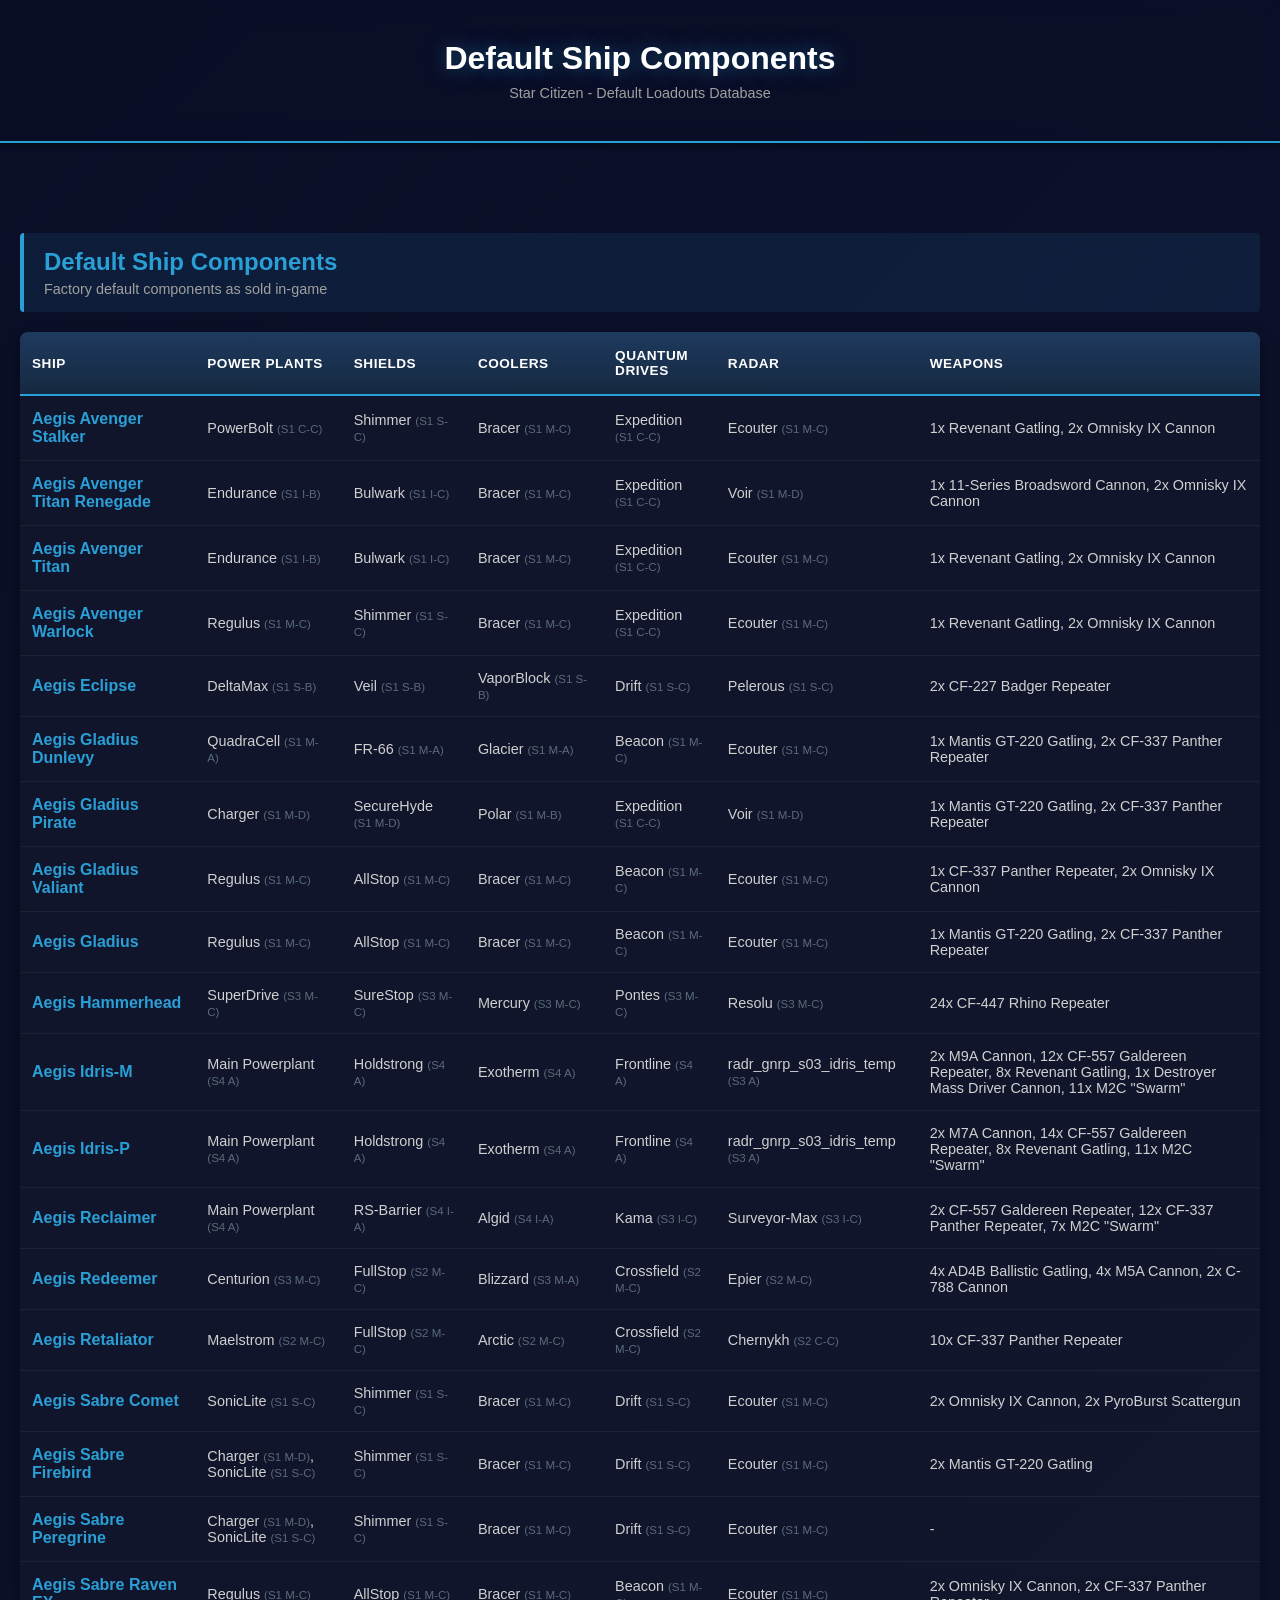
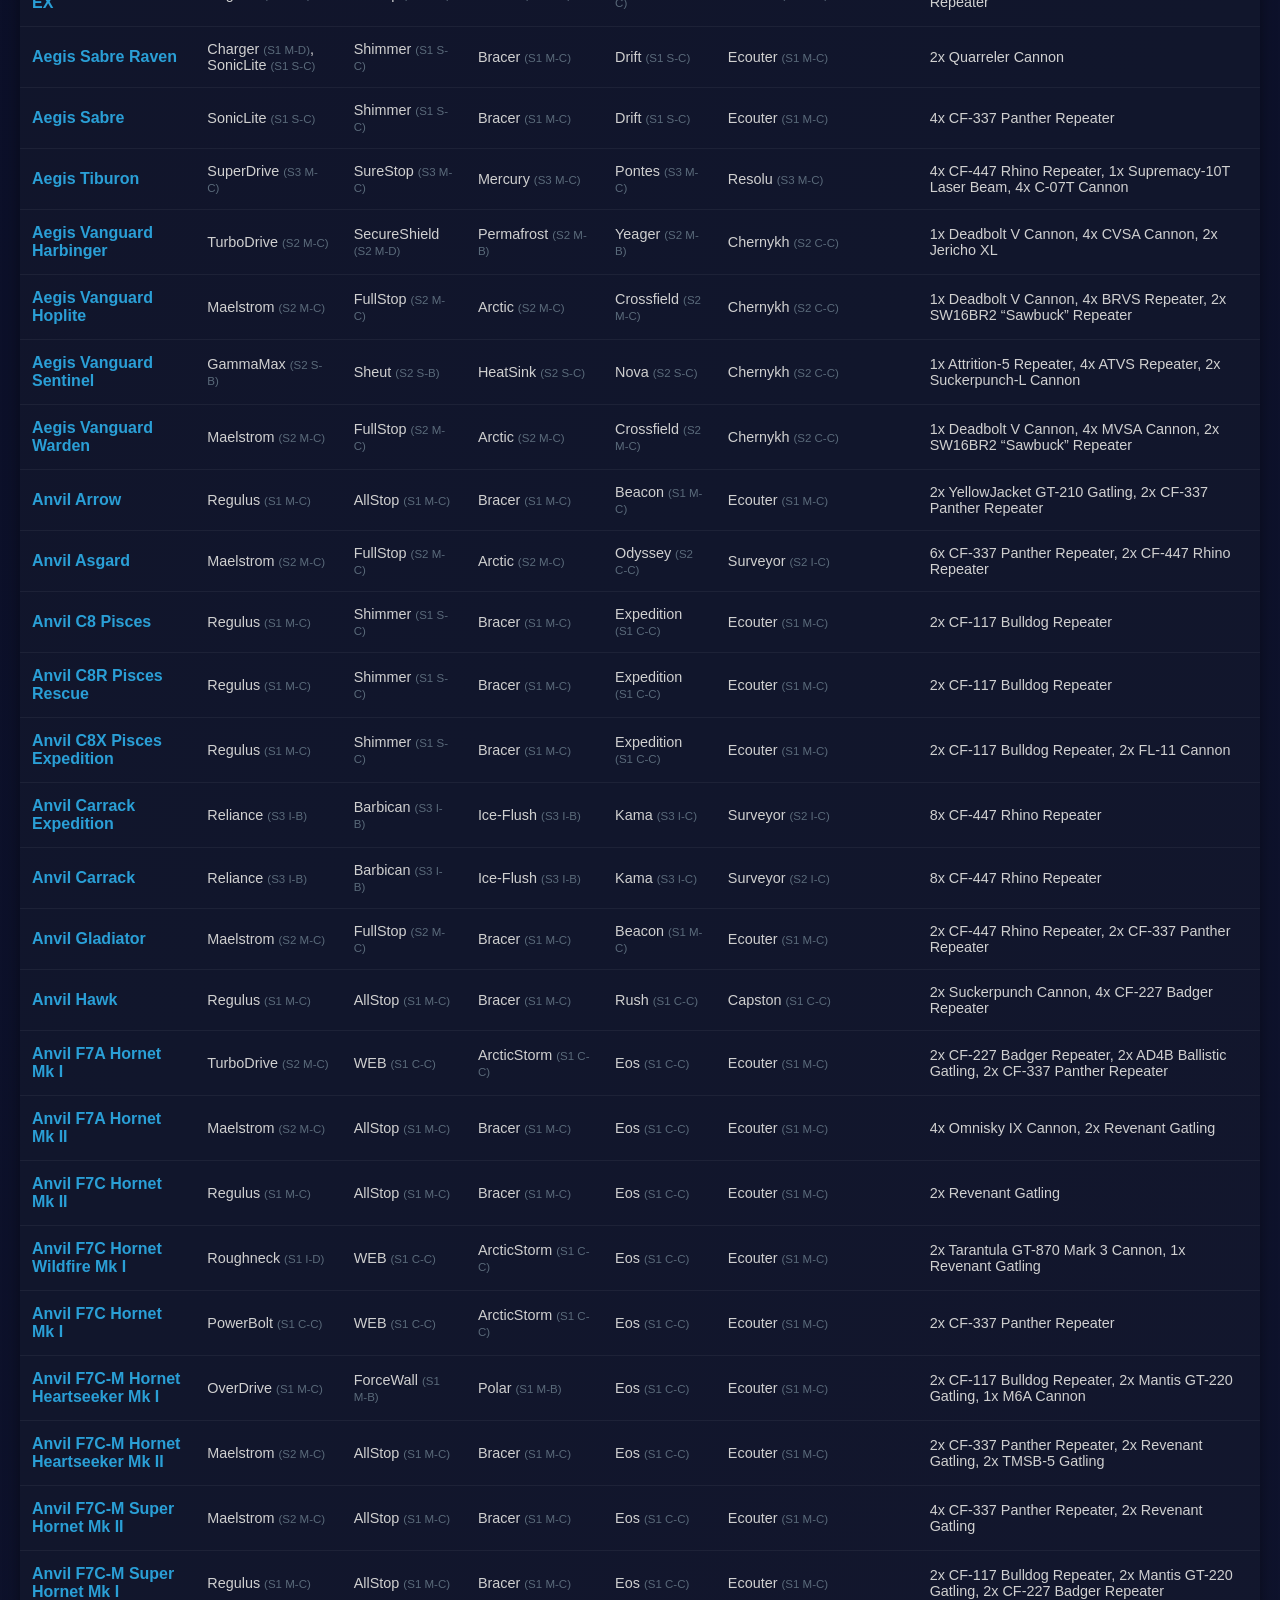
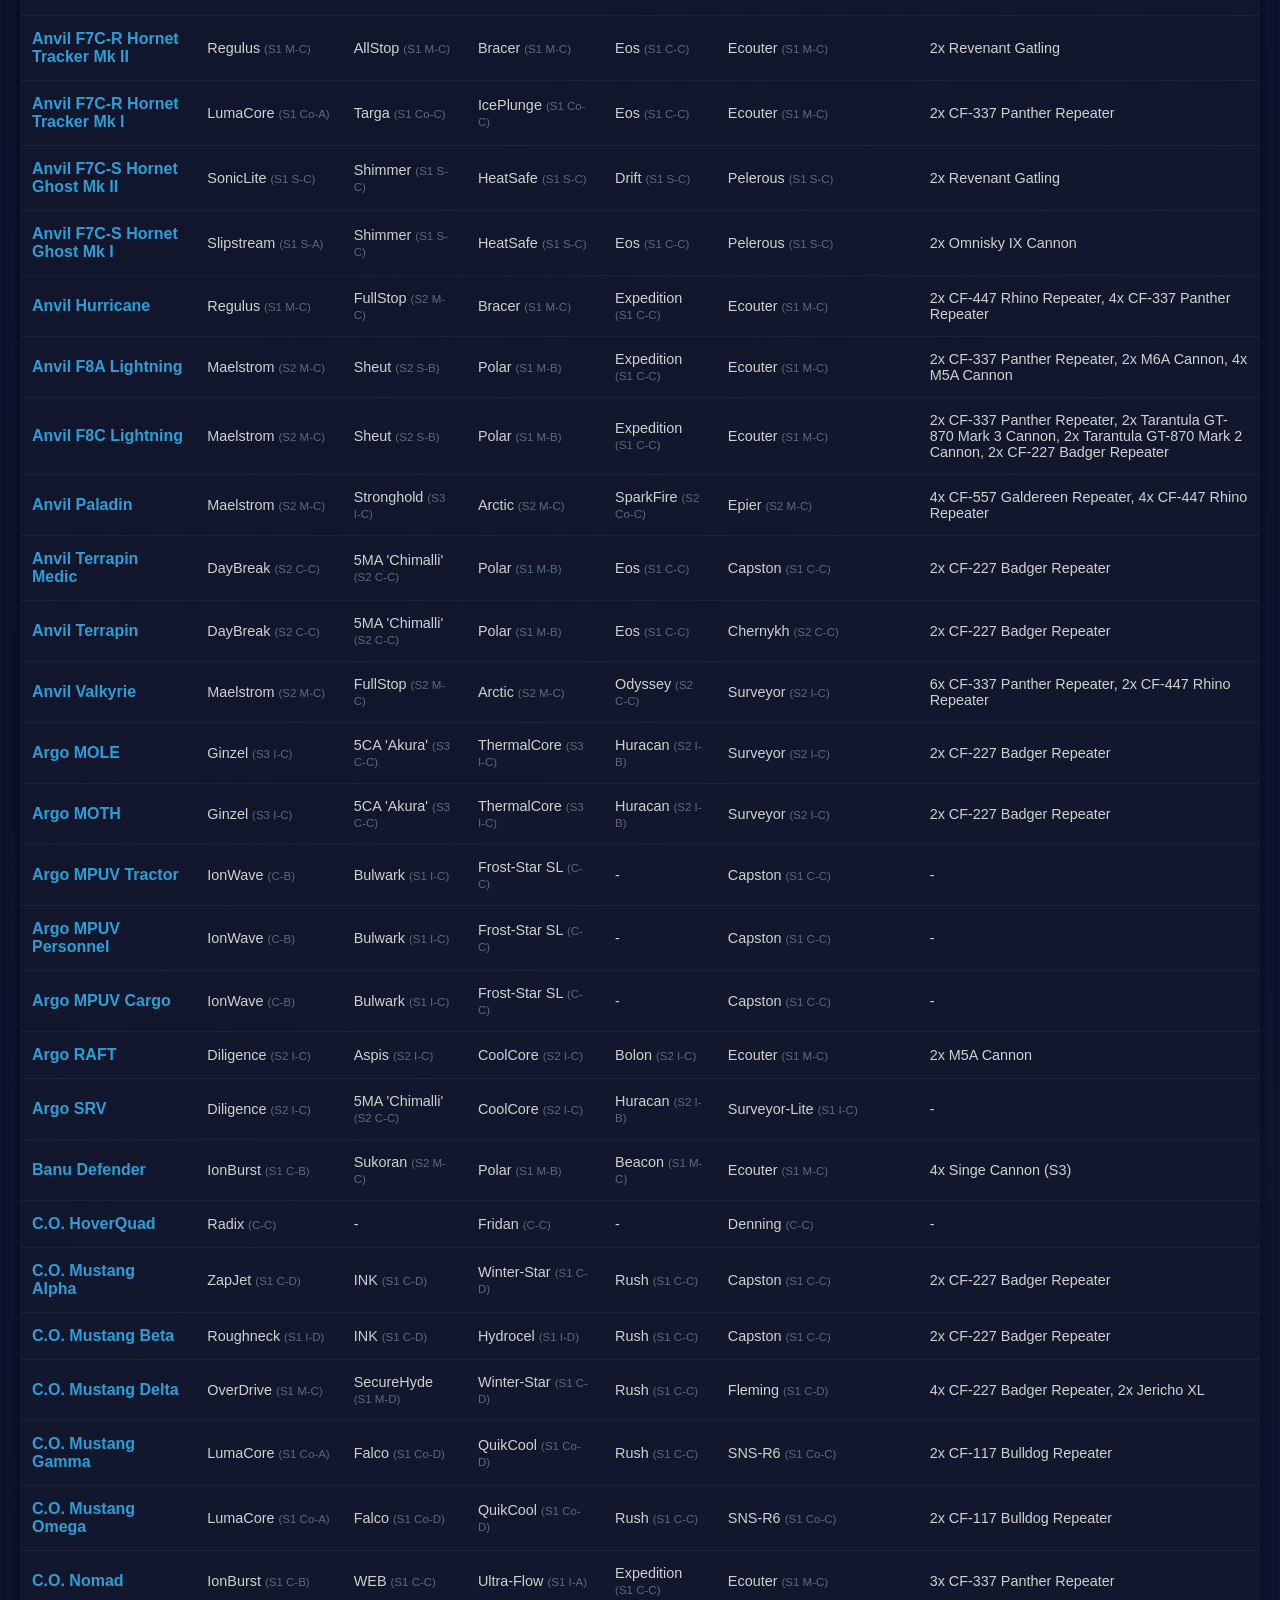
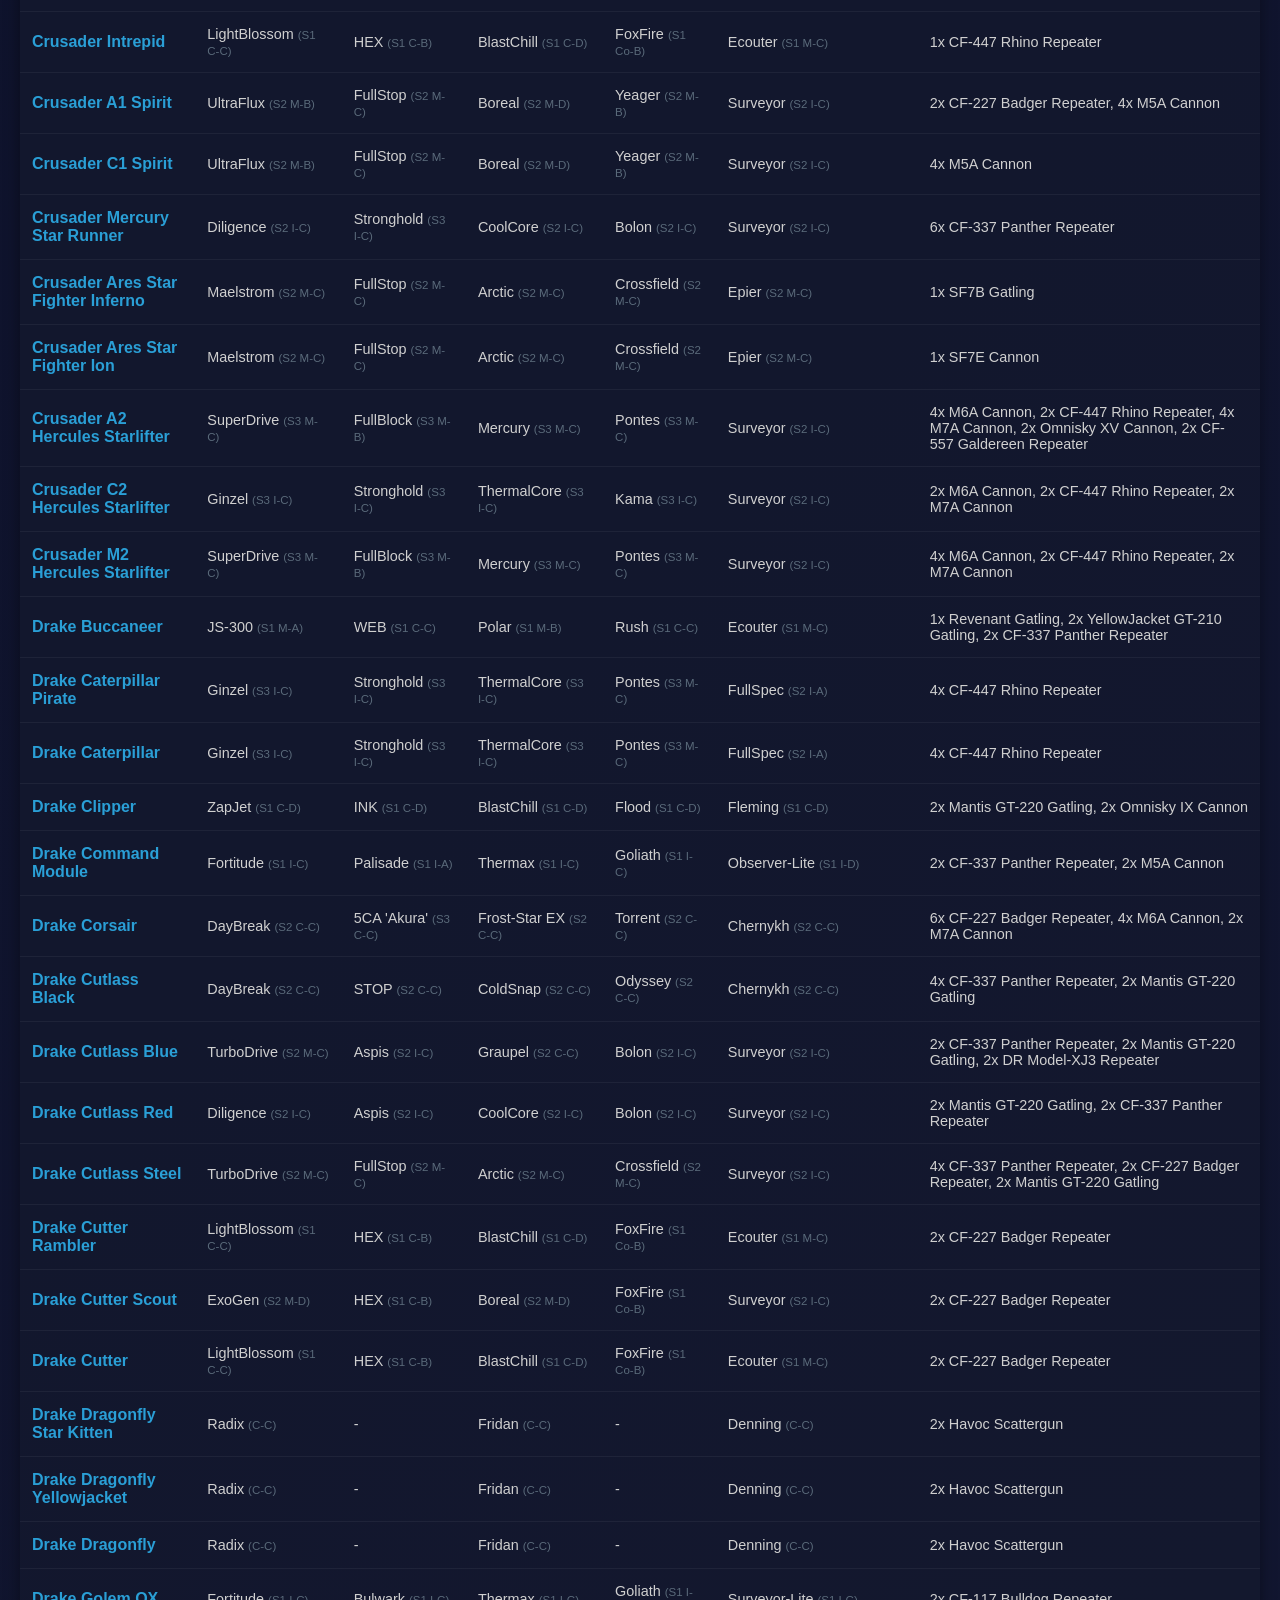
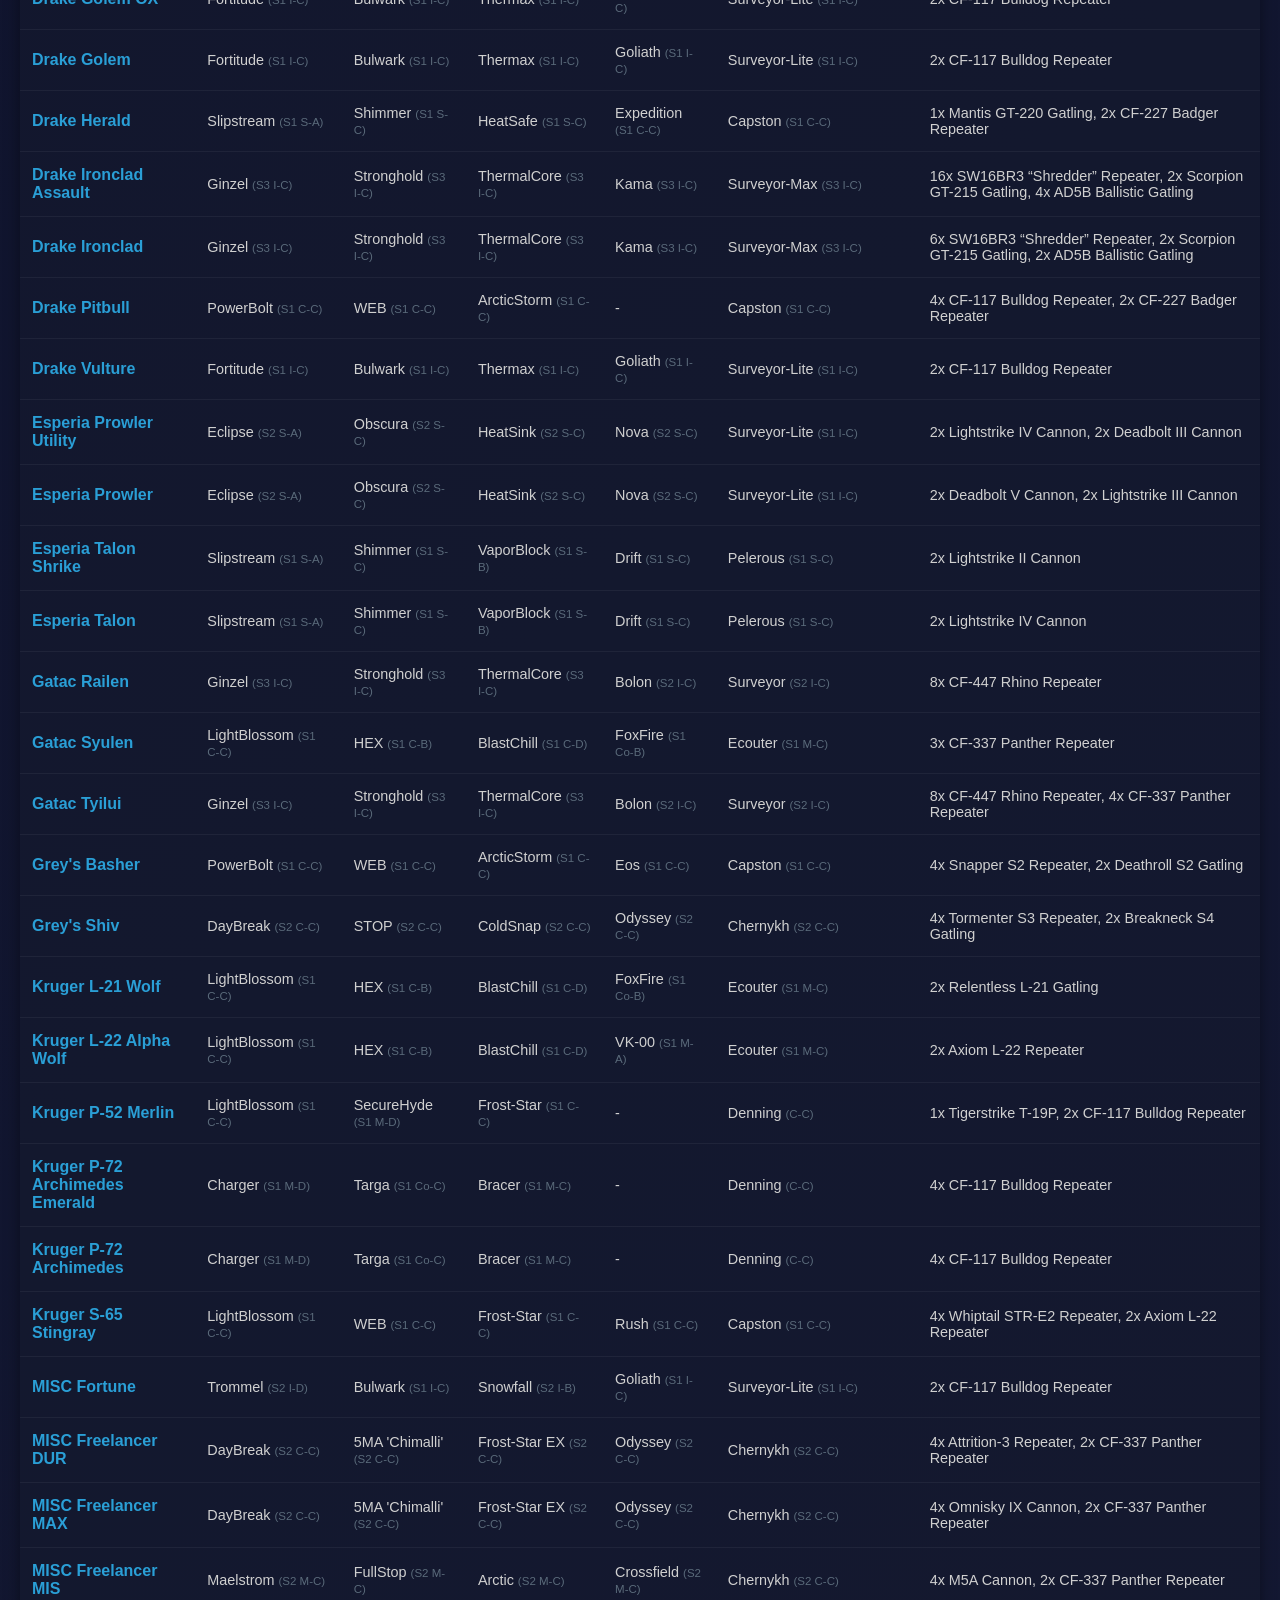
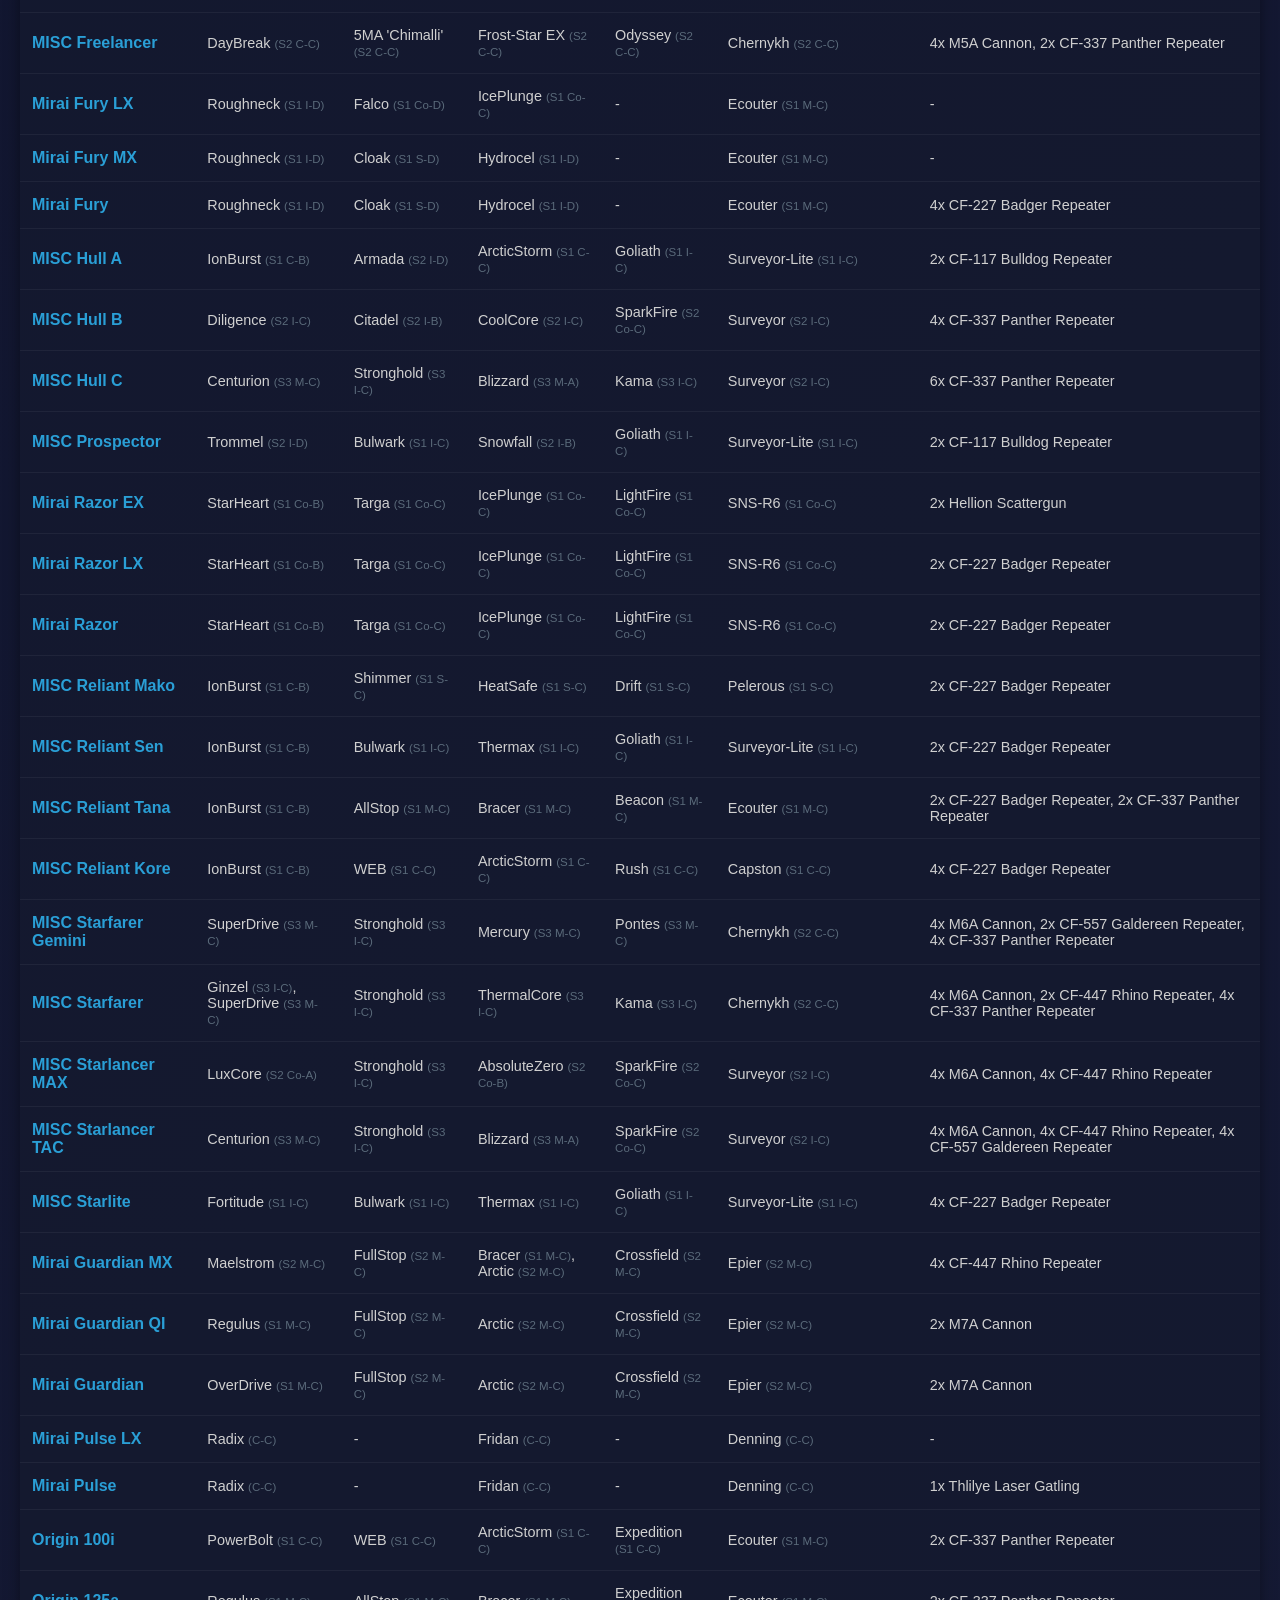
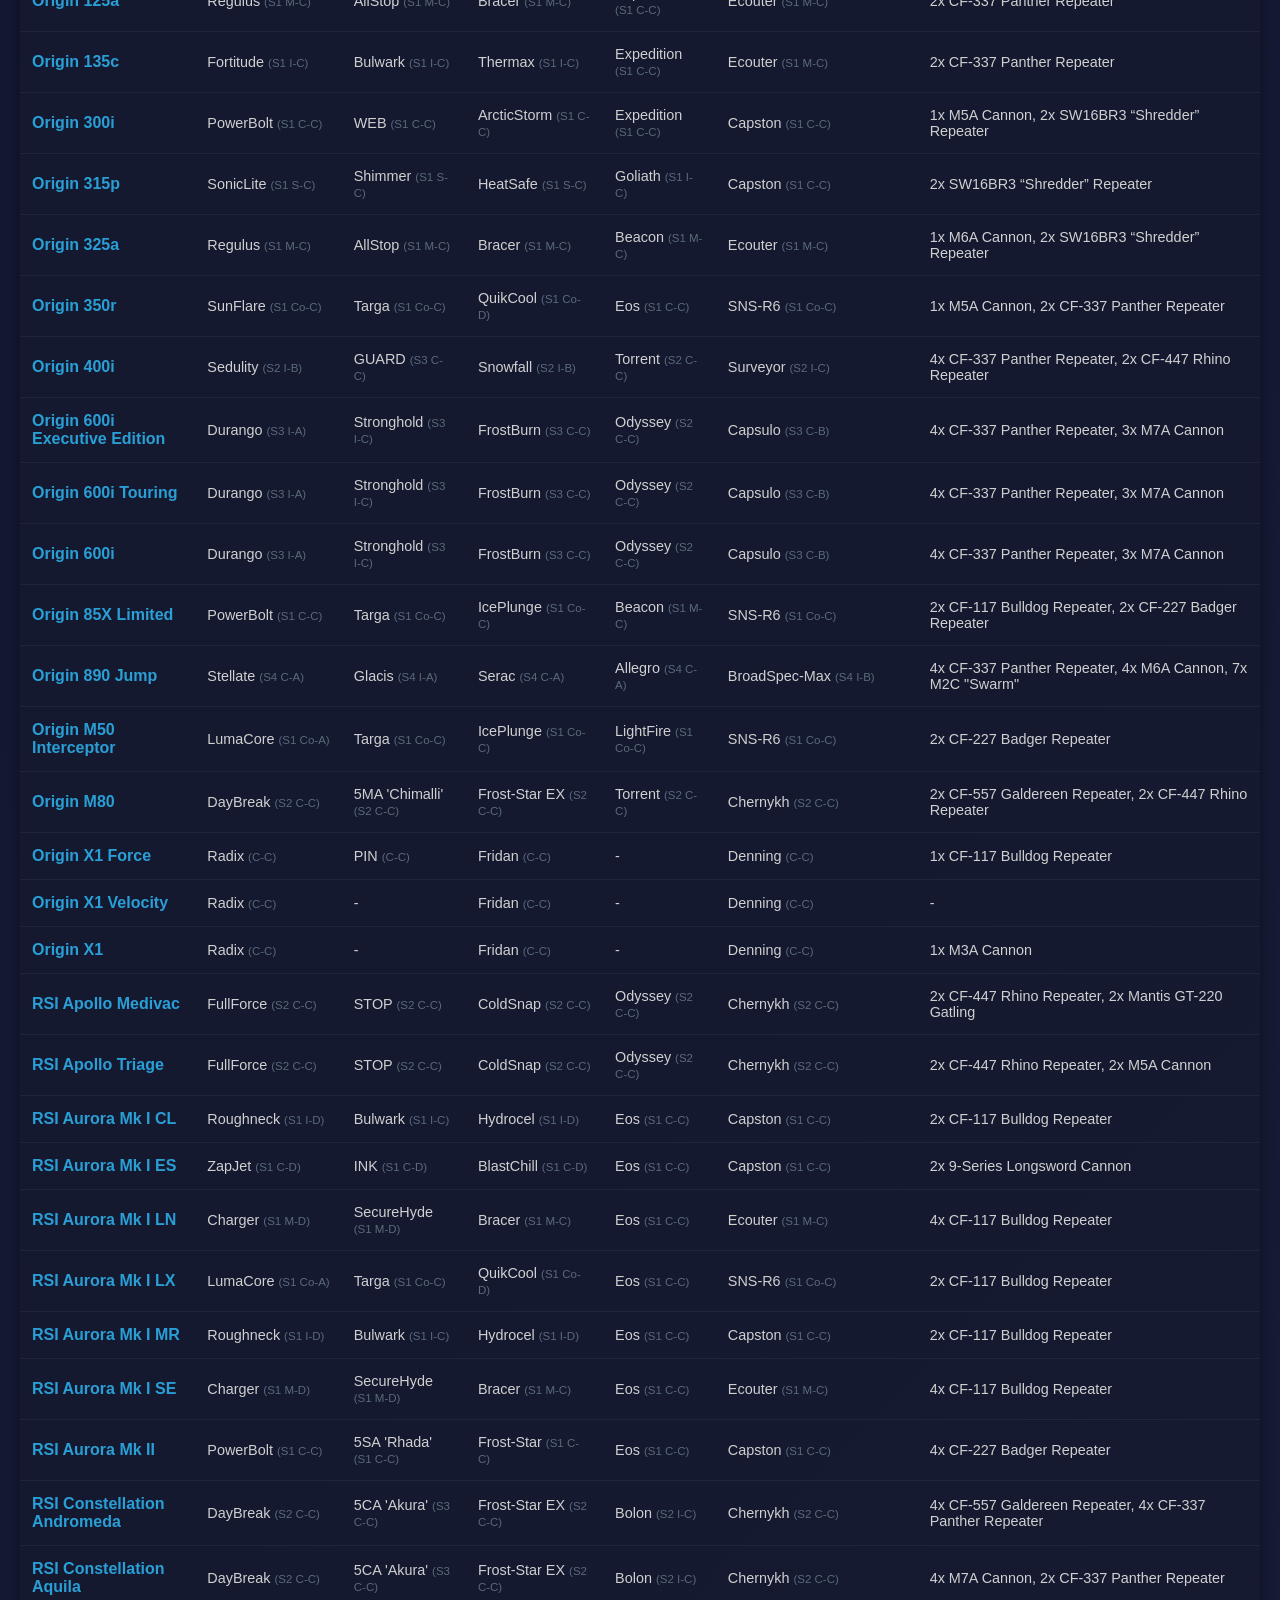
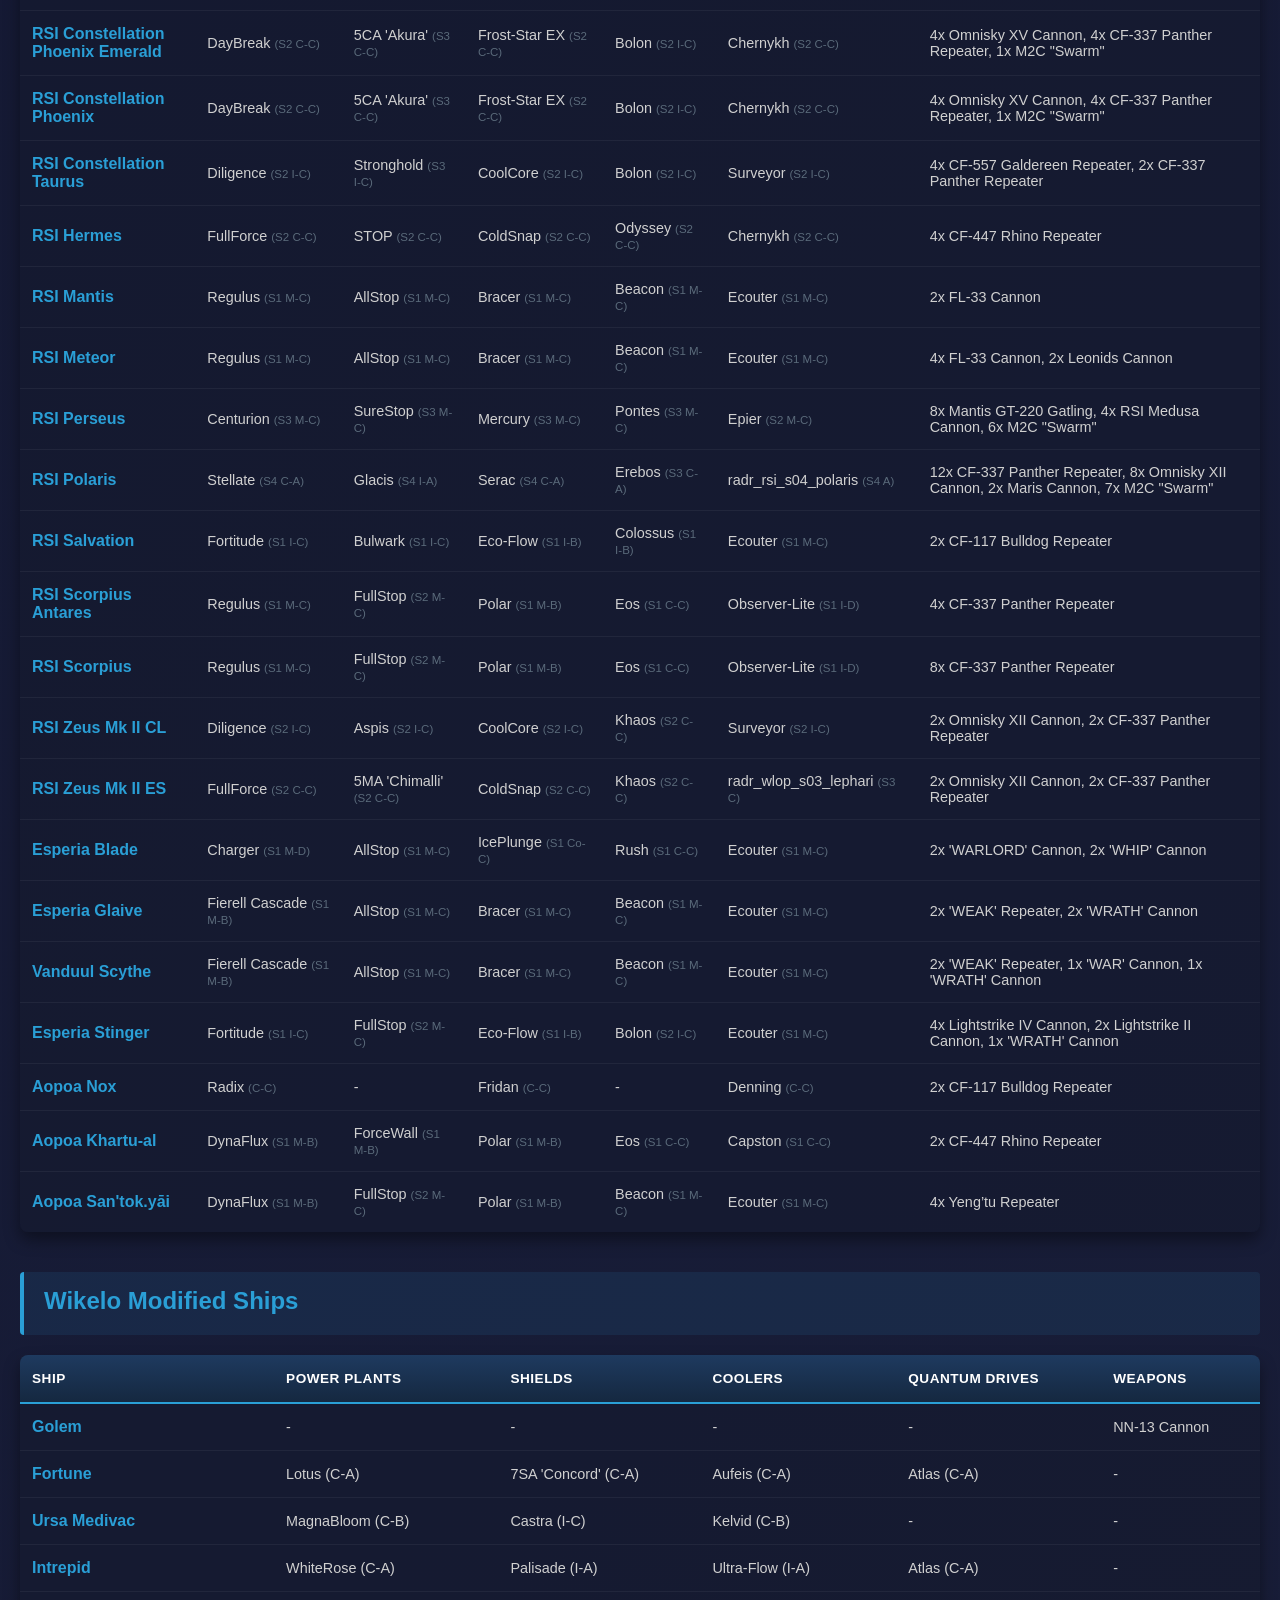
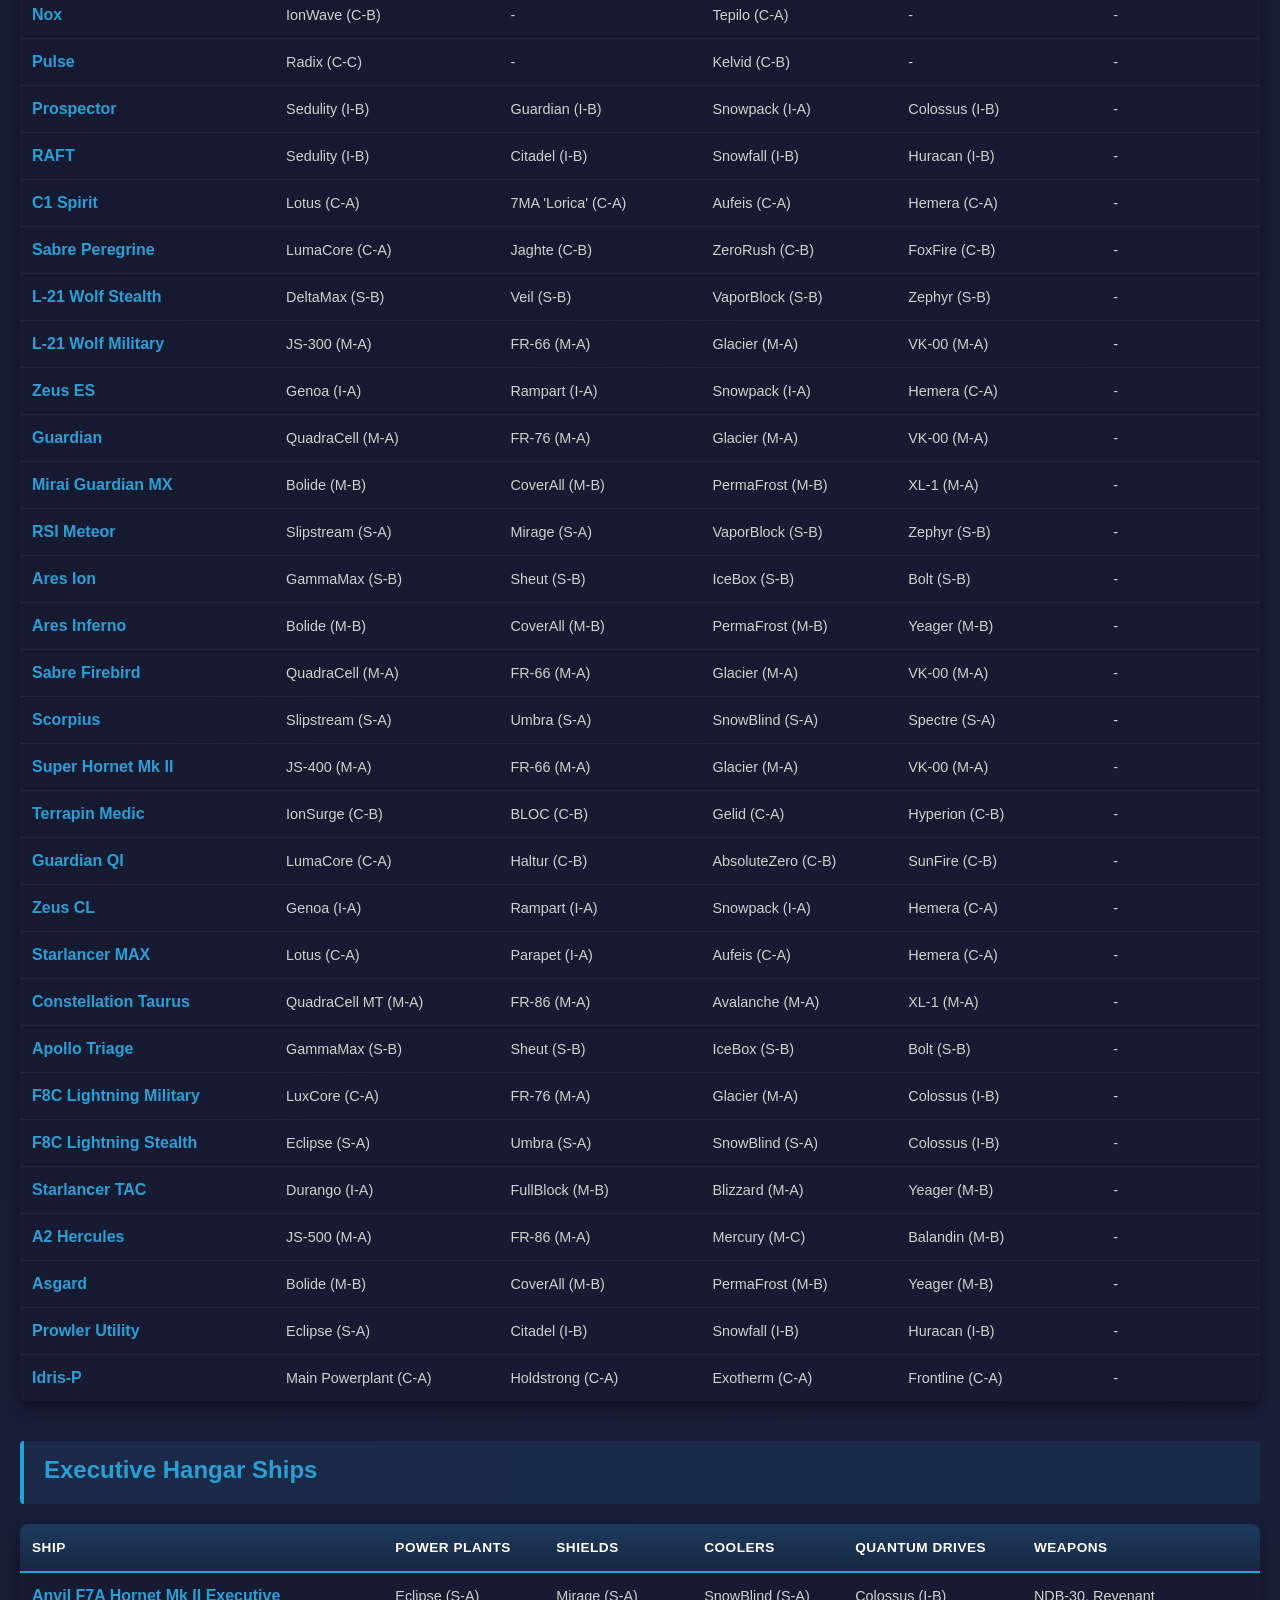
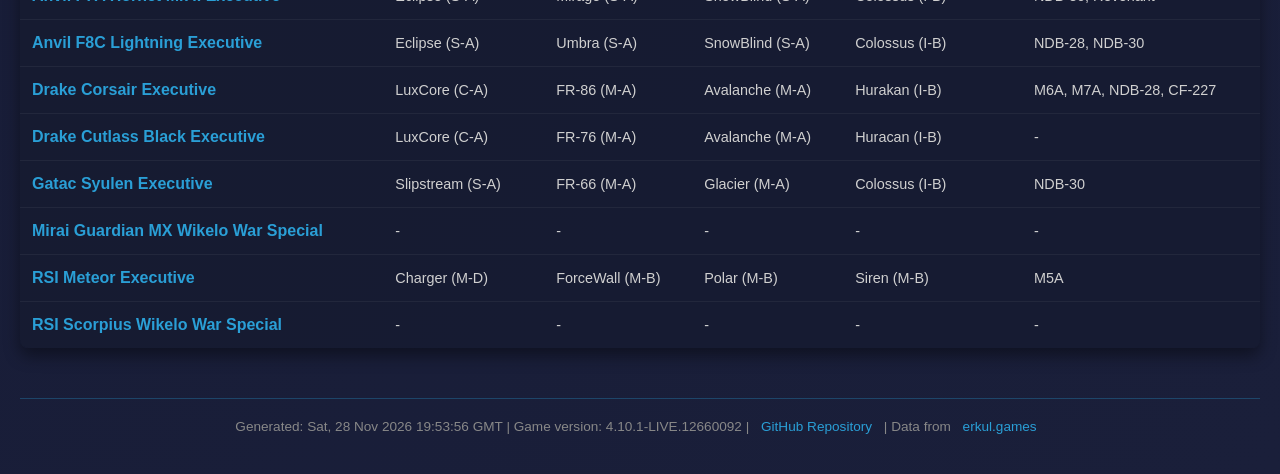
<file: docs/default-loadouts/index.html>
<!DOCTYPE html>
<html>
<head>
  <meta charset="UTF-8" />
  <meta name="viewport" content="width=device-width, initial-scale=1.0" />
  <title>Default Ship Components - Star Citizen</title>
  <link rel="icon" type="image/svg+xml" href="data:image/svg+xml,%3Csvg xmlns='http://www.w3.org/2000/svg' viewBox='0 0 100 100'%3E%3Ctext y='.9em' font-size='90'%3E🚀%3C/text%3E%3C/svg%3E">
  <style>
    * { margin: 0; padding: 0; box-sizing: border-box; }
    body {
      background: linear-gradient(135deg, #0a0e27 0%, #1a1f3a 100%);
      color: #e8e8e8;
      font-family: 'Segoe UI', Tahoma, Geneva, Verdana, sans-serif;
      padding: 0;
      min-height: 100vh;
    }
    .container { max-width: 1400px; margin: 0 auto; padding: 20px; }
    header {
      background: rgba(10, 14, 39, 0.8);
      backdrop-filter: blur(10px);
      border-bottom: 2px solid #2a9fd6;
      padding: 20px 0;
      margin-bottom: 30px;
      box-shadow: 0 4px 6px rgba(0, 0, 0, 0.3);
    }
    h1 {
      color: #ffffff;
      font-size: 2rem;
      font-weight: 600;
      text-align: center;
      text-shadow: 0 0 20px rgba(42, 159, 214, 0.5);
    }
    .subtitle { text-align: center; color: #a0a0a0; font-size: 0.9rem; margin-top: 8px; }
    table {
      width: 100%;
      border-collapse: separate;
      border-spacing: 0;
      background: rgba(20, 25, 45, 0.6);
      border-radius: 8px;
      overflow: hidden;
      box-shadow: 0 8px 16px rgba(0, 0, 0, 0.4);
    }
    th {
      background: linear-gradient(180deg, #1e3a5f 0%, #152840 100%);
      color: #ffffff;
      font-weight: 600;
      text-transform: uppercase;
      font-size: 0.85rem;
      letter-spacing: 0.5px;
      padding: 16px 12px;
      text-align: left;
      border-bottom: 2px solid #2a9fd6;
    }
    td {
      padding: 14px 12px;
      border-bottom: 1px solid rgba(255, 255, 255, 0.05);
      color: #d0d0d0;
      font-size: 0.9rem;
    }
    tr:hover { background-color: rgba(42, 159, 214, 0.1); transition: background-color 0.2s ease; }
    tr:last-child td { border-bottom: none; }
    .ship { font-weight: 600; color: #2a9fd6; font-size: 1rem; }
    .meta { color: #5a6a7a; font-size: 0.8em; }
    .footer {
      margin-top: 50px;
      padding: 20px 0;
      border-top: 1px solid rgba(42, 159, 214, 0.3);
      color: #888;
      font-size: 0.85rem;
      text-align: center;
    }
    .footer a { color: #2a9fd6; text-decoration: none; margin: 0 8px; transition: color 0.2s ease; }
    .footer a:hover { color: #4fc3f7; text-decoration: underline; }
    .section-header {
      background: rgba(42, 159, 214, 0.1);
      border-left: 4px solid #2a9fd6;
      padding: 15px 20px;
      margin: 40px 0 20px 0;
      border-radius: 4px;
    }
    .section-header h2 { color: #2a9fd6; font-size: 1.5rem; font-weight: 600; margin-bottom: 5px; }
    .section-header p { color: #a0a0a0; font-size: 0.9rem; margin: 0; }
    @media (max-width: 768px) {
      table { font-size: 0.8rem; }
      th, td { padding: 10px 8px; }
      h1 { font-size: 1.5rem; }
    }
  </style>
</head>
<body>

  <header>
    <div class="container">
      <h1>Default Ship Components</h1>
      <div class="subtitle">Star Citizen - Default Loadouts Database</div>
    </div>
  </header>

  <div class="container">
    <div class="section-header">
      <h2>Default Ship Components</h2>
      <p>Factory default components as sold in-game</p>
    </div>

    <table>
      <thead>
        <tr>
          <th>Ship</th>
          <th>Power Plants</th>
          <th>Shields</th>
          <th>Coolers</th>
          <th>Quantum Drives</th>
          <th>Radar</th>
          <th>Weapons</th>
        </tr>
      </thead>
      <tbody>
        
    <tr>
      <td class="ship">Aegis Avenger Stalker</td>
      <td>PowerBolt <span class="meta">(S1 C-C)</span></td>
      <td>Shimmer <span class="meta">(S1 S-C)</span></td>
      <td>Bracer <span class="meta">(S1 M-C)</span></td>
      <td>Expedition <span class="meta">(S1 C-C)</span></td>
      <td>Ecouter <span class="meta">(S1 M-C)</span></td>
      <td>1x Revenant Gatling, 2x Omnisky IX Cannon</td>
    </tr>
  
    <tr>
      <td class="ship">Aegis Avenger Titan Renegade</td>
      <td>Endurance <span class="meta">(S1 I-B)</span></td>
      <td>Bulwark <span class="meta">(S1 I-C)</span></td>
      <td>Bracer <span class="meta">(S1 M-C)</span></td>
      <td>Expedition <span class="meta">(S1 C-C)</span></td>
      <td>Voir <span class="meta">(S1 M-D)</span></td>
      <td>1x 11-Series Broadsword Cannon, 2x Omnisky IX Cannon</td>
    </tr>
  
    <tr>
      <td class="ship">Aegis Avenger Titan</td>
      <td>Endurance <span class="meta">(S1 I-B)</span></td>
      <td>Bulwark <span class="meta">(S1 I-C)</span></td>
      <td>Bracer <span class="meta">(S1 M-C)</span></td>
      <td>Expedition <span class="meta">(S1 C-C)</span></td>
      <td>Ecouter <span class="meta">(S1 M-C)</span></td>
      <td>1x Revenant Gatling, 2x Omnisky IX Cannon</td>
    </tr>
  
    <tr>
      <td class="ship">Aegis Avenger Warlock</td>
      <td>Regulus <span class="meta">(S1 M-C)</span></td>
      <td>Shimmer <span class="meta">(S1 S-C)</span></td>
      <td>Bracer <span class="meta">(S1 M-C)</span></td>
      <td>Expedition <span class="meta">(S1 C-C)</span></td>
      <td>Ecouter <span class="meta">(S1 M-C)</span></td>
      <td>1x Revenant Gatling, 2x Omnisky IX Cannon</td>
    </tr>
  
    <tr>
      <td class="ship">Aegis Eclipse</td>
      <td>DeltaMax <span class="meta">(S1 S-B)</span></td>
      <td>Veil <span class="meta">(S1 S-B)</span></td>
      <td>VaporBlock <span class="meta">(S1 S-B)</span></td>
      <td>Drift <span class="meta">(S1 S-C)</span></td>
      <td>Pelerous <span class="meta">(S1 S-C)</span></td>
      <td>2x CF-227 Badger Repeater</td>
    </tr>
  
    <tr>
      <td class="ship">Aegis Gladius Dunlevy</td>
      <td>QuadraCell <span class="meta">(S1 M-A)</span></td>
      <td>FR-66 <span class="meta">(S1 M-A)</span></td>
      <td>Glacier <span class="meta">(S1 M-A)</span></td>
      <td>Beacon <span class="meta">(S1 M-C)</span></td>
      <td>Ecouter <span class="meta">(S1 M-C)</span></td>
      <td>1x Mantis GT-220 Gatling, 2x CF-337 Panther Repeater</td>
    </tr>
  
    <tr>
      <td class="ship">Aegis Gladius Pirate</td>
      <td>Charger <span class="meta">(S1 M-D)</span></td>
      <td>SecureHyde <span class="meta">(S1 M-D)</span></td>
      <td>Polar <span class="meta">(S1 M-B)</span></td>
      <td>Expedition <span class="meta">(S1 C-C)</span></td>
      <td>Voir <span class="meta">(S1 M-D)</span></td>
      <td>1x Mantis GT-220 Gatling, 2x CF-337 Panther Repeater</td>
    </tr>
  
    <tr>
      <td class="ship">Aegis Gladius Valiant</td>
      <td>Regulus <span class="meta">(S1 M-C)</span></td>
      <td>AllStop <span class="meta">(S1 M-C)</span></td>
      <td>Bracer <span class="meta">(S1 M-C)</span></td>
      <td>Beacon <span class="meta">(S1 M-C)</span></td>
      <td>Ecouter <span class="meta">(S1 M-C)</span></td>
      <td>1x CF-337 Panther Repeater, 2x Omnisky IX Cannon</td>
    </tr>
  
    <tr>
      <td class="ship">Aegis Gladius</td>
      <td>Regulus <span class="meta">(S1 M-C)</span></td>
      <td>AllStop <span class="meta">(S1 M-C)</span></td>
      <td>Bracer <span class="meta">(S1 M-C)</span></td>
      <td>Beacon <span class="meta">(S1 M-C)</span></td>
      <td>Ecouter <span class="meta">(S1 M-C)</span></td>
      <td>1x Mantis GT-220 Gatling, 2x CF-337 Panther Repeater</td>
    </tr>
  
    <tr>
      <td class="ship">Aegis Hammerhead</td>
      <td>SuperDrive <span class="meta">(S3 M-C)</span></td>
      <td>SureStop <span class="meta">(S3 M-C)</span></td>
      <td>Mercury <span class="meta">(S3 M-C)</span></td>
      <td>Pontes <span class="meta">(S3 M-C)</span></td>
      <td>Resolu <span class="meta">(S3 M-C)</span></td>
      <td>24x CF-447 Rhino Repeater</td>
    </tr>
  
    <tr>
      <td class="ship">Aegis Idris-M</td>
      <td>Main Powerplant <span class="meta">(S4 A)</span></td>
      <td>Holdstrong <span class="meta">(S4 A)</span></td>
      <td>Exotherm <span class="meta">(S4 A)</span></td>
      <td>Frontline <span class="meta">(S4 A)</span></td>
      <td>radr_gnrp_s03_idris_temp <span class="meta">(S3 A)</span></td>
      <td>2x M9A Cannon, 12x CF-557 Galdereen Repeater, 8x Revenant Gatling, 1x Destroyer Mass Driver Cannon, 11x M2C "Swarm"</td>
    </tr>
  
    <tr>
      <td class="ship">Aegis Idris-P</td>
      <td>Main Powerplant <span class="meta">(S4 A)</span></td>
      <td>Holdstrong <span class="meta">(S4 A)</span></td>
      <td>Exotherm <span class="meta">(S4 A)</span></td>
      <td>Frontline <span class="meta">(S4 A)</span></td>
      <td>radr_gnrp_s03_idris_temp <span class="meta">(S3 A)</span></td>
      <td>2x M7A Cannon, 14x CF-557 Galdereen Repeater, 8x Revenant Gatling, 11x M2C "Swarm"</td>
    </tr>
  
    <tr>
      <td class="ship">Aegis Reclaimer</td>
      <td>Main Powerplant <span class="meta">(S4 A)</span></td>
      <td>RS-Barrier <span class="meta">(S4 I-A)</span></td>
      <td>Algid <span class="meta">(S4 I-A)</span></td>
      <td>Kama <span class="meta">(S3 I-C)</span></td>
      <td>Surveyor-Max <span class="meta">(S3 I-C)</span></td>
      <td>2x CF-557 Galdereen Repeater, 12x CF-337 Panther Repeater, 7x M2C "Swarm"</td>
    </tr>
  
    <tr>
      <td class="ship">Aegis Redeemer</td>
      <td>Centurion <span class="meta">(S3 M-C)</span></td>
      <td>FullStop <span class="meta">(S2 M-C)</span></td>
      <td>Blizzard <span class="meta">(S3 M-A)</span></td>
      <td>Crossfield <span class="meta">(S2 M-C)</span></td>
      <td>Epier <span class="meta">(S2 M-C)</span></td>
      <td>4x AD4B Ballistic Gatling, 4x M5A Cannon, 2x C-788 Cannon</td>
    </tr>
  
    <tr>
      <td class="ship">Aegis Retaliator</td>
      <td>Maelstrom <span class="meta">(S2 M-C)</span></td>
      <td>FullStop <span class="meta">(S2 M-C)</span></td>
      <td>Arctic <span class="meta">(S2 M-C)</span></td>
      <td>Crossfield <span class="meta">(S2 M-C)</span></td>
      <td>Chernykh <span class="meta">(S2 C-C)</span></td>
      <td>10x CF-337 Panther Repeater</td>
    </tr>
  
    <tr>
      <td class="ship">Aegis Sabre Comet</td>
      <td>SonicLite <span class="meta">(S1 S-C)</span></td>
      <td>Shimmer <span class="meta">(S1 S-C)</span></td>
      <td>Bracer <span class="meta">(S1 M-C)</span></td>
      <td>Drift <span class="meta">(S1 S-C)</span></td>
      <td>Ecouter <span class="meta">(S1 M-C)</span></td>
      <td>2x Omnisky IX Cannon, 2x PyroBurst Scattergun</td>
    </tr>
  
    <tr>
      <td class="ship">Aegis Sabre Firebird</td>
      <td>Charger <span class="meta">(S1 M-D)</span>, SonicLite <span class="meta">(S1 S-C)</span></td>
      <td>Shimmer <span class="meta">(S1 S-C)</span></td>
      <td>Bracer <span class="meta">(S1 M-C)</span></td>
      <td>Drift <span class="meta">(S1 S-C)</span></td>
      <td>Ecouter <span class="meta">(S1 M-C)</span></td>
      <td>2x Mantis GT-220 Gatling</td>
    </tr>
  
    <tr>
      <td class="ship">Aegis Sabre Peregrine</td>
      <td>Charger <span class="meta">(S1 M-D)</span>, SonicLite <span class="meta">(S1 S-C)</span></td>
      <td>Shimmer <span class="meta">(S1 S-C)</span></td>
      <td>Bracer <span class="meta">(S1 M-C)</span></td>
      <td>Drift <span class="meta">(S1 S-C)</span></td>
      <td>Ecouter <span class="meta">(S1 M-C)</span></td>
      <td>-</td>
    </tr>
  
    <tr>
      <td class="ship">Aegis Sabre Raven EX</td>
      <td>Regulus <span class="meta">(S1 M-C)</span></td>
      <td>AllStop <span class="meta">(S1 M-C)</span></td>
      <td>Bracer <span class="meta">(S1 M-C)</span></td>
      <td>Beacon <span class="meta">(S1 M-C)</span></td>
      <td>Ecouter <span class="meta">(S1 M-C)</span></td>
      <td>2x Omnisky IX Cannon, 2x CF-337 Panther Repeater</td>
    </tr>
  
    <tr>
      <td class="ship">Aegis Sabre Raven</td>
      <td>Charger <span class="meta">(S1 M-D)</span>, SonicLite <span class="meta">(S1 S-C)</span></td>
      <td>Shimmer <span class="meta">(S1 S-C)</span></td>
      <td>Bracer <span class="meta">(S1 M-C)</span></td>
      <td>Drift <span class="meta">(S1 S-C)</span></td>
      <td>Ecouter <span class="meta">(S1 M-C)</span></td>
      <td>2x Quarreler Cannon</td>
    </tr>
  
    <tr>
      <td class="ship">Aegis Sabre</td>
      <td>SonicLite <span class="meta">(S1 S-C)</span></td>
      <td>Shimmer <span class="meta">(S1 S-C)</span></td>
      <td>Bracer <span class="meta">(S1 M-C)</span></td>
      <td>Drift <span class="meta">(S1 S-C)</span></td>
      <td>Ecouter <span class="meta">(S1 M-C)</span></td>
      <td>4x CF-337 Panther Repeater</td>
    </tr>
  
    <tr>
      <td class="ship">Aegis Tiburon</td>
      <td>SuperDrive <span class="meta">(S3 M-C)</span></td>
      <td>SureStop <span class="meta">(S3 M-C)</span></td>
      <td>Mercury <span class="meta">(S3 M-C)</span></td>
      <td>Pontes <span class="meta">(S3 M-C)</span></td>
      <td>Resolu <span class="meta">(S3 M-C)</span></td>
      <td>4x CF-447 Rhino Repeater, 1x Supremacy-10T Laser Beam, 4x C-07T Cannon</td>
    </tr>
  
    <tr>
      <td class="ship">Aegis Vanguard Harbinger</td>
      <td>TurboDrive <span class="meta">(S2 M-C)</span></td>
      <td>SecureShield <span class="meta">(S2 M-D)</span></td>
      <td>Permafrost <span class="meta">(S2 M-B)</span></td>
      <td>Yeager <span class="meta">(S2 M-B)</span></td>
      <td>Chernykh <span class="meta">(S2 C-C)</span></td>
      <td>1x Deadbolt V Cannon, 4x CVSA Cannon, 2x Jericho XL</td>
    </tr>
  
    <tr>
      <td class="ship">Aegis Vanguard Hoplite</td>
      <td>Maelstrom <span class="meta">(S2 M-C)</span></td>
      <td>FullStop <span class="meta">(S2 M-C)</span></td>
      <td>Arctic <span class="meta">(S2 M-C)</span></td>
      <td>Crossfield <span class="meta">(S2 M-C)</span></td>
      <td>Chernykh <span class="meta">(S2 C-C)</span></td>
      <td>1x Deadbolt V Cannon, 4x BRVS Repeater, 2x SW16BR2 “Sawbuck” Repeater</td>
    </tr>
  
    <tr>
      <td class="ship">Aegis Vanguard Sentinel</td>
      <td>GammaMax <span class="meta">(S2 S-B)</span></td>
      <td>Sheut <span class="meta">(S2 S-B)</span></td>
      <td>HeatSink <span class="meta">(S2 S-C)</span></td>
      <td>Nova <span class="meta">(S2 S-C)</span></td>
      <td>Chernykh <span class="meta">(S2 C-C)</span></td>
      <td>1x Attrition-5 Repeater, 4x ATVS Repeater, 2x Suckerpunch-L Cannon</td>
    </tr>
  
    <tr>
      <td class="ship">Aegis Vanguard Warden</td>
      <td>Maelstrom <span class="meta">(S2 M-C)</span></td>
      <td>FullStop <span class="meta">(S2 M-C)</span></td>
      <td>Arctic <span class="meta">(S2 M-C)</span></td>
      <td>Crossfield <span class="meta">(S2 M-C)</span></td>
      <td>Chernykh <span class="meta">(S2 C-C)</span></td>
      <td>1x Deadbolt V Cannon, 4x MVSA Cannon, 2x SW16BR2 “Sawbuck” Repeater</td>
    </tr>
  
    <tr>
      <td class="ship">Anvil Arrow</td>
      <td>Regulus <span class="meta">(S1 M-C)</span></td>
      <td>AllStop <span class="meta">(S1 M-C)</span></td>
      <td>Bracer <span class="meta">(S1 M-C)</span></td>
      <td>Beacon <span class="meta">(S1 M-C)</span></td>
      <td>Ecouter <span class="meta">(S1 M-C)</span></td>
      <td>2x YellowJacket GT-210 Gatling, 2x CF-337 Panther Repeater</td>
    </tr>
  
    <tr>
      <td class="ship">Anvil Asgard</td>
      <td>Maelstrom <span class="meta">(S2 M-C)</span></td>
      <td>FullStop <span class="meta">(S2 M-C)</span></td>
      <td>Arctic <span class="meta">(S2 M-C)</span></td>
      <td>Odyssey <span class="meta">(S2 C-C)</span></td>
      <td>Surveyor <span class="meta">(S2 I-C)</span></td>
      <td>6x CF-337 Panther Repeater, 2x CF-447 Rhino Repeater</td>
    </tr>
  
    <tr>
      <td class="ship">Anvil C8 Pisces</td>
      <td>Regulus <span class="meta">(S1 M-C)</span></td>
      <td>Shimmer <span class="meta">(S1 S-C)</span></td>
      <td>Bracer <span class="meta">(S1 M-C)</span></td>
      <td>Expedition <span class="meta">(S1 C-C)</span></td>
      <td>Ecouter <span class="meta">(S1 M-C)</span></td>
      <td>2x CF-117 Bulldog Repeater</td>
    </tr>
  
    <tr>
      <td class="ship">Anvil C8R Pisces Rescue</td>
      <td>Regulus <span class="meta">(S1 M-C)</span></td>
      <td>Shimmer <span class="meta">(S1 S-C)</span></td>
      <td>Bracer <span class="meta">(S1 M-C)</span></td>
      <td>Expedition <span class="meta">(S1 C-C)</span></td>
      <td>Ecouter <span class="meta">(S1 M-C)</span></td>
      <td>2x CF-117 Bulldog Repeater</td>
    </tr>
  
    <tr>
      <td class="ship">Anvil C8X Pisces Expedition</td>
      <td>Regulus <span class="meta">(S1 M-C)</span></td>
      <td>Shimmer <span class="meta">(S1 S-C)</span></td>
      <td>Bracer <span class="meta">(S1 M-C)</span></td>
      <td>Expedition <span class="meta">(S1 C-C)</span></td>
      <td>Ecouter <span class="meta">(S1 M-C)</span></td>
      <td>2x CF-117 Bulldog Repeater, 2x FL-11 Cannon</td>
    </tr>
  
    <tr>
      <td class="ship">Anvil Carrack Expedition</td>
      <td>Reliance <span class="meta">(S3 I-B)</span></td>
      <td>Barbican <span class="meta">(S3 I-B)</span></td>
      <td>Ice-Flush <span class="meta">(S3 I-B)</span></td>
      <td>Kama <span class="meta">(S3 I-C)</span></td>
      <td>Surveyor <span class="meta">(S2 I-C)</span></td>
      <td>8x CF-447 Rhino Repeater</td>
    </tr>
  
    <tr>
      <td class="ship">Anvil Carrack</td>
      <td>Reliance <span class="meta">(S3 I-B)</span></td>
      <td>Barbican <span class="meta">(S3 I-B)</span></td>
      <td>Ice-Flush <span class="meta">(S3 I-B)</span></td>
      <td>Kama <span class="meta">(S3 I-C)</span></td>
      <td>Surveyor <span class="meta">(S2 I-C)</span></td>
      <td>8x CF-447 Rhino Repeater</td>
    </tr>
  
    <tr>
      <td class="ship">Anvil Gladiator</td>
      <td>Maelstrom <span class="meta">(S2 M-C)</span></td>
      <td>FullStop <span class="meta">(S2 M-C)</span></td>
      <td>Bracer <span class="meta">(S1 M-C)</span></td>
      <td>Beacon <span class="meta">(S1 M-C)</span></td>
      <td>Ecouter <span class="meta">(S1 M-C)</span></td>
      <td>2x CF-447 Rhino Repeater, 2x CF-337 Panther Repeater</td>
    </tr>
  
    <tr>
      <td class="ship">Anvil Hawk</td>
      <td>Regulus <span class="meta">(S1 M-C)</span></td>
      <td>AllStop <span class="meta">(S1 M-C)</span></td>
      <td>Bracer <span class="meta">(S1 M-C)</span></td>
      <td>Rush <span class="meta">(S1 C-C)</span></td>
      <td>Capston <span class="meta">(S1 C-C)</span></td>
      <td>2x Suckerpunch Cannon, 4x CF-227 Badger Repeater</td>
    </tr>
  
    <tr>
      <td class="ship">Anvil F7A Hornet Mk I</td>
      <td>TurboDrive <span class="meta">(S2 M-C)</span></td>
      <td>WEB <span class="meta">(S1 C-C)</span></td>
      <td>ArcticStorm <span class="meta">(S1 C-C)</span></td>
      <td>Eos <span class="meta">(S1 C-C)</span></td>
      <td>Ecouter <span class="meta">(S1 M-C)</span></td>
      <td>2x CF-227 Badger Repeater, 2x AD4B Ballistic Gatling, 2x CF-337 Panther Repeater</td>
    </tr>
  
    <tr>
      <td class="ship">Anvil F7A Hornet Mk II</td>
      <td>Maelstrom <span class="meta">(S2 M-C)</span></td>
      <td>AllStop <span class="meta">(S1 M-C)</span></td>
      <td>Bracer <span class="meta">(S1 M-C)</span></td>
      <td>Eos <span class="meta">(S1 C-C)</span></td>
      <td>Ecouter <span class="meta">(S1 M-C)</span></td>
      <td>4x Omnisky IX Cannon, 2x Revenant Gatling</td>
    </tr>
  
    <tr>
      <td class="ship">Anvil F7C Hornet Mk II</td>
      <td>Regulus <span class="meta">(S1 M-C)</span></td>
      <td>AllStop <span class="meta">(S1 M-C)</span></td>
      <td>Bracer <span class="meta">(S1 M-C)</span></td>
      <td>Eos <span class="meta">(S1 C-C)</span></td>
      <td>Ecouter <span class="meta">(S1 M-C)</span></td>
      <td>2x Revenant Gatling</td>
    </tr>
  
    <tr>
      <td class="ship">Anvil F7C Hornet Wildfire Mk I</td>
      <td>Roughneck <span class="meta">(S1 I-D)</span></td>
      <td>WEB <span class="meta">(S1 C-C)</span></td>
      <td>ArcticStorm <span class="meta">(S1 C-C)</span></td>
      <td>Eos <span class="meta">(S1 C-C)</span></td>
      <td>Ecouter <span class="meta">(S1 M-C)</span></td>
      <td>2x Tarantula GT-870 Mark 3 Cannon, 1x Revenant Gatling</td>
    </tr>
  
    <tr>
      <td class="ship">Anvil F7C Hornet Mk I</td>
      <td>PowerBolt <span class="meta">(S1 C-C)</span></td>
      <td>WEB <span class="meta">(S1 C-C)</span></td>
      <td>ArcticStorm <span class="meta">(S1 C-C)</span></td>
      <td>Eos <span class="meta">(S1 C-C)</span></td>
      <td>Ecouter <span class="meta">(S1 M-C)</span></td>
      <td>2x CF-337 Panther Repeater</td>
    </tr>
  
    <tr>
      <td class="ship">Anvil F7C-M Hornet Heartseeker Mk I</td>
      <td>OverDrive <span class="meta">(S1 M-C)</span></td>
      <td>ForceWall <span class="meta">(S1 M-B)</span></td>
      <td>Polar <span class="meta">(S1 M-B)</span></td>
      <td>Eos <span class="meta">(S1 C-C)</span></td>
      <td>Ecouter <span class="meta">(S1 M-C)</span></td>
      <td>2x CF-117 Bulldog Repeater, 2x Mantis GT-220 Gatling, 1x M6A Cannon</td>
    </tr>
  
    <tr>
      <td class="ship">Anvil F7C-M Hornet Heartseeker Mk II</td>
      <td>Maelstrom <span class="meta">(S2 M-C)</span></td>
      <td>AllStop <span class="meta">(S1 M-C)</span></td>
      <td>Bracer <span class="meta">(S1 M-C)</span></td>
      <td>Eos <span class="meta">(S1 C-C)</span></td>
      <td>Ecouter <span class="meta">(S1 M-C)</span></td>
      <td>2x CF-337 Panther Repeater, 2x Revenant Gatling, 2x TMSB-5 Gatling</td>
    </tr>
  
    <tr>
      <td class="ship">Anvil F7C-M Super Hornet Mk II</td>
      <td>Maelstrom <span class="meta">(S2 M-C)</span></td>
      <td>AllStop <span class="meta">(S1 M-C)</span></td>
      <td>Bracer <span class="meta">(S1 M-C)</span></td>
      <td>Eos <span class="meta">(S1 C-C)</span></td>
      <td>Ecouter <span class="meta">(S1 M-C)</span></td>
      <td>4x CF-337 Panther Repeater, 2x Revenant Gatling</td>
    </tr>
  
    <tr>
      <td class="ship">Anvil F7C-M Super Hornet Mk I</td>
      <td>Regulus <span class="meta">(S1 M-C)</span></td>
      <td>AllStop <span class="meta">(S1 M-C)</span></td>
      <td>Bracer <span class="meta">(S1 M-C)</span></td>
      <td>Eos <span class="meta">(S1 C-C)</span></td>
      <td>Ecouter <span class="meta">(S1 M-C)</span></td>
      <td>2x CF-117 Bulldog Repeater, 2x Mantis GT-220 Gatling, 2x CF-227 Badger Repeater</td>
    </tr>
  
    <tr>
      <td class="ship">Anvil F7C-R Hornet Tracker Mk II</td>
      <td>Regulus <span class="meta">(S1 M-C)</span></td>
      <td>AllStop <span class="meta">(S1 M-C)</span></td>
      <td>Bracer <span class="meta">(S1 M-C)</span></td>
      <td>Eos <span class="meta">(S1 C-C)</span></td>
      <td>Ecouter <span class="meta">(S1 M-C)</span></td>
      <td>2x Revenant Gatling</td>
    </tr>
  
    <tr>
      <td class="ship">Anvil F7C-R Hornet Tracker Mk I</td>
      <td>LumaCore <span class="meta">(S1 Co-A)</span></td>
      <td>Targa <span class="meta">(S1 Co-C)</span></td>
      <td>IcePlunge <span class="meta">(S1 Co-C)</span></td>
      <td>Eos <span class="meta">(S1 C-C)</span></td>
      <td>Ecouter <span class="meta">(S1 M-C)</span></td>
      <td>2x CF-337 Panther Repeater</td>
    </tr>
  
    <tr>
      <td class="ship">Anvil F7C-S Hornet Ghost Mk II</td>
      <td>SonicLite <span class="meta">(S1 S-C)</span></td>
      <td>Shimmer <span class="meta">(S1 S-C)</span></td>
      <td>HeatSafe <span class="meta">(S1 S-C)</span></td>
      <td>Drift <span class="meta">(S1 S-C)</span></td>
      <td>Pelerous <span class="meta">(S1 S-C)</span></td>
      <td>2x Revenant Gatling</td>
    </tr>
  
    <tr>
      <td class="ship">Anvil F7C-S Hornet Ghost Mk I</td>
      <td>Slipstream <span class="meta">(S1 S-A)</span></td>
      <td>Shimmer <span class="meta">(S1 S-C)</span></td>
      <td>HeatSafe <span class="meta">(S1 S-C)</span></td>
      <td>Eos <span class="meta">(S1 C-C)</span></td>
      <td>Pelerous <span class="meta">(S1 S-C)</span></td>
      <td>2x Omnisky IX Cannon</td>
    </tr>
  
    <tr>
      <td class="ship">Anvil Hurricane</td>
      <td>Regulus <span class="meta">(S1 M-C)</span></td>
      <td>FullStop <span class="meta">(S2 M-C)</span></td>
      <td>Bracer <span class="meta">(S1 M-C)</span></td>
      <td>Expedition <span class="meta">(S1 C-C)</span></td>
      <td>Ecouter <span class="meta">(S1 M-C)</span></td>
      <td>2x CF-447 Rhino Repeater, 4x CF-337 Panther Repeater</td>
    </tr>
  
    <tr>
      <td class="ship">Anvil F8A Lightning</td>
      <td>Maelstrom <span class="meta">(S2 M-C)</span></td>
      <td>Sheut <span class="meta">(S2 S-B)</span></td>
      <td>Polar <span class="meta">(S1 M-B)</span></td>
      <td>Expedition <span class="meta">(S1 C-C)</span></td>
      <td>Ecouter <span class="meta">(S1 M-C)</span></td>
      <td>2x CF-337 Panther Repeater, 2x M6A Cannon, 4x M5A Cannon</td>
    </tr>
  
    <tr>
      <td class="ship">Anvil F8C Lightning</td>
      <td>Maelstrom <span class="meta">(S2 M-C)</span></td>
      <td>Sheut <span class="meta">(S2 S-B)</span></td>
      <td>Polar <span class="meta">(S1 M-B)</span></td>
      <td>Expedition <span class="meta">(S1 C-C)</span></td>
      <td>Ecouter <span class="meta">(S1 M-C)</span></td>
      <td>2x CF-337 Panther Repeater, 2x Tarantula GT-870 Mark 3 Cannon, 2x Tarantula GT-870 Mark 2 Cannon, 2x CF-227 Badger Repeater</td>
    </tr>
  
    <tr>
      <td class="ship">Anvil Paladin</td>
      <td>Maelstrom <span class="meta">(S2 M-C)</span></td>
      <td>Stronghold <span class="meta">(S3 I-C)</span></td>
      <td>Arctic <span class="meta">(S2 M-C)</span></td>
      <td>SparkFire <span class="meta">(S2 Co-C)</span></td>
      <td>Epier <span class="meta">(S2 M-C)</span></td>
      <td>4x CF-557 Galdereen Repeater, 4x CF-447 Rhino Repeater</td>
    </tr>
  
    <tr>
      <td class="ship">Anvil Terrapin Medic</td>
      <td>DayBreak <span class="meta">(S2 C-C)</span></td>
      <td>5MA 'Chimalli' <span class="meta">(S2 C-C)</span></td>
      <td>Polar <span class="meta">(S1 M-B)</span></td>
      <td>Eos <span class="meta">(S1 C-C)</span></td>
      <td>Capston <span class="meta">(S1 C-C)</span></td>
      <td>2x CF-227 Badger Repeater</td>
    </tr>
  
    <tr>
      <td class="ship">Anvil Terrapin</td>
      <td>DayBreak <span class="meta">(S2 C-C)</span></td>
      <td>5MA 'Chimalli' <span class="meta">(S2 C-C)</span></td>
      <td>Polar <span class="meta">(S1 M-B)</span></td>
      <td>Eos <span class="meta">(S1 C-C)</span></td>
      <td>Chernykh <span class="meta">(S2 C-C)</span></td>
      <td>2x CF-227 Badger Repeater</td>
    </tr>
  
    <tr>
      <td class="ship">Anvil Valkyrie</td>
      <td>Maelstrom <span class="meta">(S2 M-C)</span></td>
      <td>FullStop <span class="meta">(S2 M-C)</span></td>
      <td>Arctic <span class="meta">(S2 M-C)</span></td>
      <td>Odyssey <span class="meta">(S2 C-C)</span></td>
      <td>Surveyor <span class="meta">(S2 I-C)</span></td>
      <td>6x CF-337 Panther Repeater, 2x CF-447 Rhino Repeater</td>
    </tr>
  
    <tr>
      <td class="ship">Argo MOLE</td>
      <td>Ginzel <span class="meta">(S3 I-C)</span></td>
      <td>5CA 'Akura' <span class="meta">(S3 C-C)</span></td>
      <td>ThermalCore <span class="meta">(S3 I-C)</span></td>
      <td>Huracan <span class="meta">(S2 I-B)</span></td>
      <td>Surveyor <span class="meta">(S2 I-C)</span></td>
      <td>2x CF-227 Badger Repeater</td>
    </tr>
  
    <tr>
      <td class="ship">Argo MOTH</td>
      <td>Ginzel <span class="meta">(S3 I-C)</span></td>
      <td>5CA 'Akura' <span class="meta">(S3 C-C)</span></td>
      <td>ThermalCore <span class="meta">(S3 I-C)</span></td>
      <td>Huracan <span class="meta">(S2 I-B)</span></td>
      <td>Surveyor <span class="meta">(S2 I-C)</span></td>
      <td>2x CF-227 Badger Repeater</td>
    </tr>
  
    <tr>
      <td class="ship">Argo MPUV Tractor</td>
      <td>IonWave <span class="meta">(C-B)</span></td>
      <td>Bulwark <span class="meta">(S1 I-C)</span></td>
      <td>Frost-Star SL <span class="meta">(C-C)</span></td>
      <td>-</td>
      <td>Capston <span class="meta">(S1 C-C)</span></td>
      <td>-</td>
    </tr>
  
    <tr>
      <td class="ship">Argo MPUV Personnel</td>
      <td>IonWave <span class="meta">(C-B)</span></td>
      <td>Bulwark <span class="meta">(S1 I-C)</span></td>
      <td>Frost-Star SL <span class="meta">(C-C)</span></td>
      <td>-</td>
      <td>Capston <span class="meta">(S1 C-C)</span></td>
      <td>-</td>
    </tr>
  
    <tr>
      <td class="ship">Argo MPUV Cargo</td>
      <td>IonWave <span class="meta">(C-B)</span></td>
      <td>Bulwark <span class="meta">(S1 I-C)</span></td>
      <td>Frost-Star SL <span class="meta">(C-C)</span></td>
      <td>-</td>
      <td>Capston <span class="meta">(S1 C-C)</span></td>
      <td>-</td>
    </tr>
  
    <tr>
      <td class="ship">Argo RAFT</td>
      <td>Diligence <span class="meta">(S2 I-C)</span></td>
      <td>Aspis <span class="meta">(S2 I-C)</span></td>
      <td>CoolCore <span class="meta">(S2 I-C)</span></td>
      <td>Bolon <span class="meta">(S2 I-C)</span></td>
      <td>Ecouter <span class="meta">(S1 M-C)</span></td>
      <td>2x M5A Cannon</td>
    </tr>
  
    <tr>
      <td class="ship">Argo SRV</td>
      <td>Diligence <span class="meta">(S2 I-C)</span></td>
      <td>5MA 'Chimalli' <span class="meta">(S2 C-C)</span></td>
      <td>CoolCore <span class="meta">(S2 I-C)</span></td>
      <td>Huracan <span class="meta">(S2 I-B)</span></td>
      <td>Surveyor-Lite <span class="meta">(S1 I-C)</span></td>
      <td>-</td>
    </tr>
  
    <tr>
      <td class="ship">Banu Defender</td>
      <td>IonBurst <span class="meta">(S1 C-B)</span></td>
      <td>Sukoran <span class="meta">(S2 M-C)</span></td>
      <td>Polar <span class="meta">(S1 M-B)</span></td>
      <td>Beacon <span class="meta">(S1 M-C)</span></td>
      <td>Ecouter <span class="meta">(S1 M-C)</span></td>
      <td>4x Singe Cannon (S3)</td>
    </tr>
  
    <tr>
      <td class="ship">C.O. HoverQuad</td>
      <td>Radix <span class="meta">(C-C)</span></td>
      <td>-</td>
      <td>Fridan <span class="meta">(C-C)</span></td>
      <td>-</td>
      <td>Denning <span class="meta">(C-C)</span></td>
      <td>-</td>
    </tr>
  
    <tr>
      <td class="ship">C.O. Mustang Alpha</td>
      <td>ZapJet <span class="meta">(S1 C-D)</span></td>
      <td>INK <span class="meta">(S1 C-D)</span></td>
      <td>Winter-Star <span class="meta">(S1 C-D)</span></td>
      <td>Rush <span class="meta">(S1 C-C)</span></td>
      <td>Capston <span class="meta">(S1 C-C)</span></td>
      <td>2x CF-227 Badger Repeater</td>
    </tr>
  
    <tr>
      <td class="ship">C.O. Mustang Beta</td>
      <td>Roughneck <span class="meta">(S1 I-D)</span></td>
      <td>INK <span class="meta">(S1 C-D)</span></td>
      <td>Hydrocel <span class="meta">(S1 I-D)</span></td>
      <td>Rush <span class="meta">(S1 C-C)</span></td>
      <td>Capston <span class="meta">(S1 C-C)</span></td>
      <td>2x CF-227 Badger Repeater</td>
    </tr>
  
    <tr>
      <td class="ship">C.O. Mustang Delta</td>
      <td>OverDrive <span class="meta">(S1 M-C)</span></td>
      <td>SecureHyde <span class="meta">(S1 M-D)</span></td>
      <td>Winter-Star <span class="meta">(S1 C-D)</span></td>
      <td>Rush <span class="meta">(S1 C-C)</span></td>
      <td>Fleming <span class="meta">(S1 C-D)</span></td>
      <td>4x CF-227 Badger Repeater, 2x Jericho XL</td>
    </tr>
  
    <tr>
      <td class="ship">C.O. Mustang Gamma</td>
      <td>LumaCore <span class="meta">(S1 Co-A)</span></td>
      <td>Falco <span class="meta">(S1 Co-D)</span></td>
      <td>QuikCool <span class="meta">(S1 Co-D)</span></td>
      <td>Rush <span class="meta">(S1 C-C)</span></td>
      <td>SNS-R6 <span class="meta">(S1 Co-C)</span></td>
      <td>2x CF-117 Bulldog Repeater</td>
    </tr>
  
    <tr>
      <td class="ship">C.O. Mustang Omega</td>
      <td>LumaCore <span class="meta">(S1 Co-A)</span></td>
      <td>Falco <span class="meta">(S1 Co-D)</span></td>
      <td>QuikCool <span class="meta">(S1 Co-D)</span></td>
      <td>Rush <span class="meta">(S1 C-C)</span></td>
      <td>SNS-R6 <span class="meta">(S1 Co-C)</span></td>
      <td>2x CF-117 Bulldog Repeater</td>
    </tr>
  
    <tr>
      <td class="ship">C.O. Nomad</td>
      <td>IonBurst <span class="meta">(S1 C-B)</span></td>
      <td>WEB <span class="meta">(S1 C-C)</span></td>
      <td>Ultra-Flow <span class="meta">(S1 I-A)</span></td>
      <td>Expedition <span class="meta">(S1 C-C)</span></td>
      <td>Ecouter <span class="meta">(S1 M-C)</span></td>
      <td>3x CF-337 Panther Repeater</td>
    </tr>
  
    <tr>
      <td class="ship">Crusader Intrepid</td>
      <td>LightBlossom <span class="meta">(S1 C-C)</span></td>
      <td>HEX <span class="meta">(S1 C-B)</span></td>
      <td>BlastChill <span class="meta">(S1 C-D)</span></td>
      <td>FoxFire <span class="meta">(S1 Co-B)</span></td>
      <td>Ecouter <span class="meta">(S1 M-C)</span></td>
      <td>1x CF-447 Rhino Repeater</td>
    </tr>
  
    <tr>
      <td class="ship">Crusader A1 Spirit</td>
      <td>UltraFlux <span class="meta">(S2 M-B)</span></td>
      <td>FullStop <span class="meta">(S2 M-C)</span></td>
      <td>Boreal <span class="meta">(S2 M-D)</span></td>
      <td>Yeager <span class="meta">(S2 M-B)</span></td>
      <td>Surveyor <span class="meta">(S2 I-C)</span></td>
      <td>2x CF-227 Badger Repeater, 4x M5A Cannon</td>
    </tr>
  
    <tr>
      <td class="ship">Crusader C1 Spirit</td>
      <td>UltraFlux <span class="meta">(S2 M-B)</span></td>
      <td>FullStop <span class="meta">(S2 M-C)</span></td>
      <td>Boreal <span class="meta">(S2 M-D)</span></td>
      <td>Yeager <span class="meta">(S2 M-B)</span></td>
      <td>Surveyor <span class="meta">(S2 I-C)</span></td>
      <td>4x M5A Cannon</td>
    </tr>
  
    <tr>
      <td class="ship">Crusader Mercury Star Runner</td>
      <td>Diligence <span class="meta">(S2 I-C)</span></td>
      <td>Stronghold <span class="meta">(S3 I-C)</span></td>
      <td>CoolCore <span class="meta">(S2 I-C)</span></td>
      <td>Bolon <span class="meta">(S2 I-C)</span></td>
      <td>Surveyor <span class="meta">(S2 I-C)</span></td>
      <td>6x CF-337 Panther Repeater</td>
    </tr>
  
    <tr>
      <td class="ship">Crusader Ares Star Fighter Inferno</td>
      <td>Maelstrom <span class="meta">(S2 M-C)</span></td>
      <td>FullStop <span class="meta">(S2 M-C)</span></td>
      <td>Arctic <span class="meta">(S2 M-C)</span></td>
      <td>Crossfield <span class="meta">(S2 M-C)</span></td>
      <td>Epier <span class="meta">(S2 M-C)</span></td>
      <td>1x SF7B Gatling</td>
    </tr>
  
    <tr>
      <td class="ship">Crusader Ares Star Fighter Ion</td>
      <td>Maelstrom <span class="meta">(S2 M-C)</span></td>
      <td>FullStop <span class="meta">(S2 M-C)</span></td>
      <td>Arctic <span class="meta">(S2 M-C)</span></td>
      <td>Crossfield <span class="meta">(S2 M-C)</span></td>
      <td>Epier <span class="meta">(S2 M-C)</span></td>
      <td>1x SF7E Cannon</td>
    </tr>
  
    <tr>
      <td class="ship">Crusader A2 Hercules Starlifter</td>
      <td>SuperDrive <span class="meta">(S3 M-C)</span></td>
      <td>FullBlock <span class="meta">(S3 M-B)</span></td>
      <td>Mercury <span class="meta">(S3 M-C)</span></td>
      <td>Pontes <span class="meta">(S3 M-C)</span></td>
      <td>Surveyor <span class="meta">(S2 I-C)</span></td>
      <td>4x M6A Cannon, 2x CF-447 Rhino Repeater, 4x M7A Cannon, 2x Omnisky XV Cannon, 2x CF-557 Galdereen Repeater</td>
    </tr>
  
    <tr>
      <td class="ship">Crusader C2 Hercules Starlifter</td>
      <td>Ginzel <span class="meta">(S3 I-C)</span></td>
      <td>Stronghold <span class="meta">(S3 I-C)</span></td>
      <td>ThermalCore <span class="meta">(S3 I-C)</span></td>
      <td>Kama <span class="meta">(S3 I-C)</span></td>
      <td>Surveyor <span class="meta">(S2 I-C)</span></td>
      <td>2x M6A Cannon, 2x CF-447 Rhino Repeater, 2x M7A Cannon</td>
    </tr>
  
    <tr>
      <td class="ship">Crusader M2 Hercules Starlifter</td>
      <td>SuperDrive <span class="meta">(S3 M-C)</span></td>
      <td>FullBlock <span class="meta">(S3 M-B)</span></td>
      <td>Mercury <span class="meta">(S3 M-C)</span></td>
      <td>Pontes <span class="meta">(S3 M-C)</span></td>
      <td>Surveyor <span class="meta">(S2 I-C)</span></td>
      <td>4x M6A Cannon, 2x CF-447 Rhino Repeater, 2x M7A Cannon</td>
    </tr>
  
    <tr>
      <td class="ship">Drake Buccaneer</td>
      <td>JS-300 <span class="meta">(S1 M-A)</span></td>
      <td>WEB <span class="meta">(S1 C-C)</span></td>
      <td>Polar <span class="meta">(S1 M-B)</span></td>
      <td>Rush <span class="meta">(S1 C-C)</span></td>
      <td>Ecouter <span class="meta">(S1 M-C)</span></td>
      <td>1x Revenant Gatling, 2x YellowJacket GT-210 Gatling, 2x CF-337 Panther Repeater</td>
    </tr>
  
    <tr>
      <td class="ship">Drake Caterpillar Pirate</td>
      <td>Ginzel <span class="meta">(S3 I-C)</span></td>
      <td>Stronghold <span class="meta">(S3 I-C)</span></td>
      <td>ThermalCore <span class="meta">(S3 I-C)</span></td>
      <td>Pontes <span class="meta">(S3 M-C)</span></td>
      <td>FullSpec <span class="meta">(S2 I-A)</span></td>
      <td>4x CF-447 Rhino Repeater</td>
    </tr>
  
    <tr>
      <td class="ship">Drake Caterpillar</td>
      <td>Ginzel <span class="meta">(S3 I-C)</span></td>
      <td>Stronghold <span class="meta">(S3 I-C)</span></td>
      <td>ThermalCore <span class="meta">(S3 I-C)</span></td>
      <td>Pontes <span class="meta">(S3 M-C)</span></td>
      <td>FullSpec <span class="meta">(S2 I-A)</span></td>
      <td>4x CF-447 Rhino Repeater</td>
    </tr>
  
    <tr>
      <td class="ship">Drake Clipper</td>
      <td>ZapJet <span class="meta">(S1 C-D)</span></td>
      <td>INK <span class="meta">(S1 C-D)</span></td>
      <td>BlastChill <span class="meta">(S1 C-D)</span></td>
      <td>Flood <span class="meta">(S1 C-D)</span></td>
      <td>Fleming <span class="meta">(S1 C-D)</span></td>
      <td>2x Mantis GT-220 Gatling, 2x Omnisky IX Cannon</td>
    </tr>
  
    <tr>
      <td class="ship">Drake Command Module</td>
      <td>Fortitude <span class="meta">(S1 I-C)</span></td>
      <td>Palisade <span class="meta">(S1 I-A)</span></td>
      <td>Thermax <span class="meta">(S1 I-C)</span></td>
      <td>Goliath <span class="meta">(S1 I-C)</span></td>
      <td>Observer-Lite <span class="meta">(S1 I-D)</span></td>
      <td>2x CF-337 Panther Repeater, 2x M5A Cannon</td>
    </tr>
  
    <tr>
      <td class="ship">Drake Corsair</td>
      <td>DayBreak <span class="meta">(S2 C-C)</span></td>
      <td>5CA 'Akura' <span class="meta">(S3 C-C)</span></td>
      <td>Frost-Star EX <span class="meta">(S2 C-C)</span></td>
      <td>Torrent <span class="meta">(S2 C-C)</span></td>
      <td>Chernykh <span class="meta">(S2 C-C)</span></td>
      <td>6x CF-227 Badger Repeater, 4x M6A Cannon, 2x M7A Cannon</td>
    </tr>
  
    <tr>
      <td class="ship">Drake Cutlass Black</td>
      <td>DayBreak <span class="meta">(S2 C-C)</span></td>
      <td>STOP <span class="meta">(S2 C-C)</span></td>
      <td>ColdSnap <span class="meta">(S2 C-C)</span></td>
      <td>Odyssey <span class="meta">(S2 C-C)</span></td>
      <td>Chernykh <span class="meta">(S2 C-C)</span></td>
      <td>4x CF-337 Panther Repeater, 2x Mantis GT-220 Gatling</td>
    </tr>
  
    <tr>
      <td class="ship">Drake Cutlass Blue</td>
      <td>TurboDrive <span class="meta">(S2 M-C)</span></td>
      <td>Aspis <span class="meta">(S2 I-C)</span></td>
      <td>Graupel <span class="meta">(S2 C-C)</span></td>
      <td>Bolon <span class="meta">(S2 I-C)</span></td>
      <td>Surveyor <span class="meta">(S2 I-C)</span></td>
      <td>2x CF-337 Panther Repeater, 2x Mantis GT-220 Gatling, 2x DR Model-XJ3 Repeater</td>
    </tr>
  
    <tr>
      <td class="ship">Drake Cutlass Red</td>
      <td>Diligence <span class="meta">(S2 I-C)</span></td>
      <td>Aspis <span class="meta">(S2 I-C)</span></td>
      <td>CoolCore <span class="meta">(S2 I-C)</span></td>
      <td>Bolon <span class="meta">(S2 I-C)</span></td>
      <td>Surveyor <span class="meta">(S2 I-C)</span></td>
      <td>2x Mantis GT-220 Gatling, 2x CF-337 Panther Repeater</td>
    </tr>
  
    <tr>
      <td class="ship">Drake Cutlass Steel</td>
      <td>TurboDrive <span class="meta">(S2 M-C)</span></td>
      <td>FullStop <span class="meta">(S2 M-C)</span></td>
      <td>Arctic <span class="meta">(S2 M-C)</span></td>
      <td>Crossfield <span class="meta">(S2 M-C)</span></td>
      <td>Surveyor <span class="meta">(S2 I-C)</span></td>
      <td>4x CF-337 Panther Repeater, 2x CF-227 Badger Repeater, 2x Mantis GT-220 Gatling</td>
    </tr>
  
    <tr>
      <td class="ship">Drake Cutter Rambler</td>
      <td>LightBlossom <span class="meta">(S1 C-C)</span></td>
      <td>HEX <span class="meta">(S1 C-B)</span></td>
      <td>BlastChill <span class="meta">(S1 C-D)</span></td>
      <td>FoxFire <span class="meta">(S1 Co-B)</span></td>
      <td>Ecouter <span class="meta">(S1 M-C)</span></td>
      <td>2x CF-227 Badger Repeater</td>
    </tr>
  
    <tr>
      <td class="ship">Drake Cutter Scout</td>
      <td>ExoGen <span class="meta">(S2 M-D)</span></td>
      <td>HEX <span class="meta">(S1 C-B)</span></td>
      <td>Boreal <span class="meta">(S2 M-D)</span></td>
      <td>FoxFire <span class="meta">(S1 Co-B)</span></td>
      <td>Surveyor <span class="meta">(S2 I-C)</span></td>
      <td>2x CF-227 Badger Repeater</td>
    </tr>
  
    <tr>
      <td class="ship">Drake Cutter</td>
      <td>LightBlossom <span class="meta">(S1 C-C)</span></td>
      <td>HEX <span class="meta">(S1 C-B)</span></td>
      <td>BlastChill <span class="meta">(S1 C-D)</span></td>
      <td>FoxFire <span class="meta">(S1 Co-B)</span></td>
      <td>Ecouter <span class="meta">(S1 M-C)</span></td>
      <td>2x CF-227 Badger Repeater</td>
    </tr>
  
    <tr>
      <td class="ship">Drake Dragonfly Star Kitten</td>
      <td>Radix <span class="meta">(C-C)</span></td>
      <td>-</td>
      <td>Fridan <span class="meta">(C-C)</span></td>
      <td>-</td>
      <td>Denning <span class="meta">(C-C)</span></td>
      <td>2x Havoc Scattergun</td>
    </tr>
  
    <tr>
      <td class="ship">Drake Dragonfly Yellowjacket</td>
      <td>Radix <span class="meta">(C-C)</span></td>
      <td>-</td>
      <td>Fridan <span class="meta">(C-C)</span></td>
      <td>-</td>
      <td>Denning <span class="meta">(C-C)</span></td>
      <td>2x Havoc Scattergun</td>
    </tr>
  
    <tr>
      <td class="ship">Drake Dragonfly</td>
      <td>Radix <span class="meta">(C-C)</span></td>
      <td>-</td>
      <td>Fridan <span class="meta">(C-C)</span></td>
      <td>-</td>
      <td>Denning <span class="meta">(C-C)</span></td>
      <td>2x Havoc Scattergun</td>
    </tr>
  
    <tr>
      <td class="ship">Drake Golem OX</td>
      <td>Fortitude <span class="meta">(S1 I-C)</span></td>
      <td>Bulwark <span class="meta">(S1 I-C)</span></td>
      <td>Thermax <span class="meta">(S1 I-C)</span></td>
      <td>Goliath <span class="meta">(S1 I-C)</span></td>
      <td>Surveyor-Lite <span class="meta">(S1 I-C)</span></td>
      <td>2x CF-117 Bulldog Repeater</td>
    </tr>
  
    <tr>
      <td class="ship">Drake Golem</td>
      <td>Fortitude <span class="meta">(S1 I-C)</span></td>
      <td>Bulwark <span class="meta">(S1 I-C)</span></td>
      <td>Thermax <span class="meta">(S1 I-C)</span></td>
      <td>Goliath <span class="meta">(S1 I-C)</span></td>
      <td>Surveyor-Lite <span class="meta">(S1 I-C)</span></td>
      <td>2x CF-117 Bulldog Repeater</td>
    </tr>
  
    <tr>
      <td class="ship">Drake Herald</td>
      <td>Slipstream <span class="meta">(S1 S-A)</span></td>
      <td>Shimmer <span class="meta">(S1 S-C)</span></td>
      <td>HeatSafe <span class="meta">(S1 S-C)</span></td>
      <td>Expedition <span class="meta">(S1 C-C)</span></td>
      <td>Capston <span class="meta">(S1 C-C)</span></td>
      <td>1x Mantis GT-220 Gatling, 2x CF-227 Badger Repeater</td>
    </tr>
  
    <tr>
      <td class="ship">Drake Ironclad Assault</td>
      <td>Ginzel <span class="meta">(S3 I-C)</span></td>
      <td>Stronghold <span class="meta">(S3 I-C)</span></td>
      <td>ThermalCore <span class="meta">(S3 I-C)</span></td>
      <td>Kama <span class="meta">(S3 I-C)</span></td>
      <td>Surveyor-Max <span class="meta">(S3 I-C)</span></td>
      <td>16x SW16BR3 “Shredder” Repeater, 2x Scorpion GT-215 Gatling, 4x AD5B Ballistic Gatling</td>
    </tr>
  
    <tr>
      <td class="ship">Drake Ironclad</td>
      <td>Ginzel <span class="meta">(S3 I-C)</span></td>
      <td>Stronghold <span class="meta">(S3 I-C)</span></td>
      <td>ThermalCore <span class="meta">(S3 I-C)</span></td>
      <td>Kama <span class="meta">(S3 I-C)</span></td>
      <td>Surveyor-Max <span class="meta">(S3 I-C)</span></td>
      <td>6x SW16BR3 “Shredder” Repeater, 2x Scorpion GT-215 Gatling, 2x AD5B Ballistic Gatling</td>
    </tr>
  
    <tr>
      <td class="ship">Drake Pitbull</td>
      <td>PowerBolt <span class="meta">(S1 C-C)</span></td>
      <td>WEB <span class="meta">(S1 C-C)</span></td>
      <td>ArcticStorm <span class="meta">(S1 C-C)</span></td>
      <td>-</td>
      <td>Capston <span class="meta">(S1 C-C)</span></td>
      <td>4x CF-117 Bulldog Repeater, 2x CF-227 Badger Repeater</td>
    </tr>
  
    <tr>
      <td class="ship">Drake Vulture</td>
      <td>Fortitude <span class="meta">(S1 I-C)</span></td>
      <td>Bulwark <span class="meta">(S1 I-C)</span></td>
      <td>Thermax <span class="meta">(S1 I-C)</span></td>
      <td>Goliath <span class="meta">(S1 I-C)</span></td>
      <td>Surveyor-Lite <span class="meta">(S1 I-C)</span></td>
      <td>2x CF-117 Bulldog Repeater</td>
    </tr>
  
    <tr>
      <td class="ship">Esperia Prowler Utility</td>
      <td>Eclipse <span class="meta">(S2 S-A)</span></td>
      <td>Obscura <span class="meta">(S2 S-C)</span></td>
      <td>HeatSink <span class="meta">(S2 S-C)</span></td>
      <td>Nova <span class="meta">(S2 S-C)</span></td>
      <td>Surveyor-Lite <span class="meta">(S1 I-C)</span></td>
      <td>2x Lightstrike IV Cannon, 2x Deadbolt III Cannon</td>
    </tr>
  
    <tr>
      <td class="ship">Esperia Prowler</td>
      <td>Eclipse <span class="meta">(S2 S-A)</span></td>
      <td>Obscura <span class="meta">(S2 S-C)</span></td>
      <td>HeatSink <span class="meta">(S2 S-C)</span></td>
      <td>Nova <span class="meta">(S2 S-C)</span></td>
      <td>Surveyor-Lite <span class="meta">(S1 I-C)</span></td>
      <td>2x Deadbolt V Cannon, 2x Lightstrike III Cannon</td>
    </tr>
  
    <tr>
      <td class="ship">Esperia Talon Shrike</td>
      <td>Slipstream <span class="meta">(S1 S-A)</span></td>
      <td>Shimmer <span class="meta">(S1 S-C)</span></td>
      <td>VaporBlock <span class="meta">(S1 S-B)</span></td>
      <td>Drift <span class="meta">(S1 S-C)</span></td>
      <td>Pelerous <span class="meta">(S1 S-C)</span></td>
      <td>2x Lightstrike II Cannon</td>
    </tr>
  
    <tr>
      <td class="ship">Esperia Talon</td>
      <td>Slipstream <span class="meta">(S1 S-A)</span></td>
      <td>Shimmer <span class="meta">(S1 S-C)</span></td>
      <td>VaporBlock <span class="meta">(S1 S-B)</span></td>
      <td>Drift <span class="meta">(S1 S-C)</span></td>
      <td>Pelerous <span class="meta">(S1 S-C)</span></td>
      <td>2x Lightstrike IV Cannon</td>
    </tr>
  
    <tr>
      <td class="ship">Gatac Railen</td>
      <td>Ginzel <span class="meta">(S3 I-C)</span></td>
      <td>Stronghold <span class="meta">(S3 I-C)</span></td>
      <td>ThermalCore <span class="meta">(S3 I-C)</span></td>
      <td>Bolon <span class="meta">(S2 I-C)</span></td>
      <td>Surveyor <span class="meta">(S2 I-C)</span></td>
      <td>8x CF-447 Rhino Repeater</td>
    </tr>
  
    <tr>
      <td class="ship">Gatac Syulen</td>
      <td>LightBlossom <span class="meta">(S1 C-C)</span></td>
      <td>HEX <span class="meta">(S1 C-B)</span></td>
      <td>BlastChill <span class="meta">(S1 C-D)</span></td>
      <td>FoxFire <span class="meta">(S1 Co-B)</span></td>
      <td>Ecouter <span class="meta">(S1 M-C)</span></td>
      <td>3x CF-337 Panther Repeater</td>
    </tr>
  
    <tr>
      <td class="ship">Gatac Tyilui</td>
      <td>Ginzel <span class="meta">(S3 I-C)</span></td>
      <td>Stronghold <span class="meta">(S3 I-C)</span></td>
      <td>ThermalCore <span class="meta">(S3 I-C)</span></td>
      <td>Bolon <span class="meta">(S2 I-C)</span></td>
      <td>Surveyor <span class="meta">(S2 I-C)</span></td>
      <td>8x CF-447 Rhino Repeater, 4x CF-337 Panther Repeater</td>
    </tr>
  
    <tr>
      <td class="ship">Grey's Basher</td>
      <td>PowerBolt <span class="meta">(S1 C-C)</span></td>
      <td>WEB <span class="meta">(S1 C-C)</span></td>
      <td>ArcticStorm <span class="meta">(S1 C-C)</span></td>
      <td>Eos <span class="meta">(S1 C-C)</span></td>
      <td>Capston <span class="meta">(S1 C-C)</span></td>
      <td>4x Snapper S2 Repeater, 2x Deathroll S2 Gatling</td>
    </tr>
  
    <tr>
      <td class="ship">Grey's Shiv</td>
      <td>DayBreak <span class="meta">(S2 C-C)</span></td>
      <td>STOP <span class="meta">(S2 C-C)</span></td>
      <td>ColdSnap <span class="meta">(S2 C-C)</span></td>
      <td>Odyssey <span class="meta">(S2 C-C)</span></td>
      <td>Chernykh <span class="meta">(S2 C-C)</span></td>
      <td>4x Tormenter S3 Repeater, 2x Breakneck S4 Gatling</td>
    </tr>
  
    <tr>
      <td class="ship">Kruger L-21 Wolf</td>
      <td>LightBlossom <span class="meta">(S1 C-C)</span></td>
      <td>HEX <span class="meta">(S1 C-B)</span></td>
      <td>BlastChill <span class="meta">(S1 C-D)</span></td>
      <td>FoxFire <span class="meta">(S1 Co-B)</span></td>
      <td>Ecouter <span class="meta">(S1 M-C)</span></td>
      <td>2x Relentless L-21 Gatling</td>
    </tr>
  
    <tr>
      <td class="ship">Kruger L-22 Alpha Wolf</td>
      <td>LightBlossom <span class="meta">(S1 C-C)</span></td>
      <td>HEX <span class="meta">(S1 C-B)</span></td>
      <td>BlastChill <span class="meta">(S1 C-D)</span></td>
      <td>VK-00 <span class="meta">(S1 M-A)</span></td>
      <td>Ecouter <span class="meta">(S1 M-C)</span></td>
      <td>2x Axiom L-22 Repeater</td>
    </tr>
  
    <tr>
      <td class="ship">Kruger P-52 Merlin</td>
      <td>LightBlossom <span class="meta">(S1 C-C)</span></td>
      <td>SecureHyde <span class="meta">(S1 M-D)</span></td>
      <td>Frost-Star <span class="meta">(S1 C-C)</span></td>
      <td>-</td>
      <td>Denning <span class="meta">(C-C)</span></td>
      <td>1x Tigerstrike T-19P, 2x CF-117 Bulldog Repeater</td>
    </tr>
  
    <tr>
      <td class="ship">Kruger P-72 Archimedes Emerald</td>
      <td>Charger <span class="meta">(S1 M-D)</span></td>
      <td>Targa <span class="meta">(S1 Co-C)</span></td>
      <td>Bracer <span class="meta">(S1 M-C)</span></td>
      <td>-</td>
      <td>Denning <span class="meta">(C-C)</span></td>
      <td>4x CF-117 Bulldog Repeater</td>
    </tr>
  
    <tr>
      <td class="ship">Kruger P-72 Archimedes</td>
      <td>Charger <span class="meta">(S1 M-D)</span></td>
      <td>Targa <span class="meta">(S1 Co-C)</span></td>
      <td>Bracer <span class="meta">(S1 M-C)</span></td>
      <td>-</td>
      <td>Denning <span class="meta">(C-C)</span></td>
      <td>4x CF-117 Bulldog Repeater</td>
    </tr>
  
    <tr>
      <td class="ship">Kruger S-65 Stingray</td>
      <td>LightBlossom <span class="meta">(S1 C-C)</span></td>
      <td>WEB <span class="meta">(S1 C-C)</span></td>
      <td>Frost-Star <span class="meta">(S1 C-C)</span></td>
      <td>Rush <span class="meta">(S1 C-C)</span></td>
      <td>Capston <span class="meta">(S1 C-C)</span></td>
      <td>4x Whiptail STR-E2 Repeater, 2x Axiom L-22 Repeater</td>
    </tr>
  
    <tr>
      <td class="ship">MISC Fortune</td>
      <td>Trommel <span class="meta">(S2 I-D)</span></td>
      <td>Bulwark <span class="meta">(S1 I-C)</span></td>
      <td>Snowfall <span class="meta">(S2 I-B)</span></td>
      <td>Goliath <span class="meta">(S1 I-C)</span></td>
      <td>Surveyor-Lite <span class="meta">(S1 I-C)</span></td>
      <td>2x CF-117 Bulldog Repeater</td>
    </tr>
  
    <tr>
      <td class="ship">MISC Freelancer DUR</td>
      <td>DayBreak <span class="meta">(S2 C-C)</span></td>
      <td>5MA 'Chimalli' <span class="meta">(S2 C-C)</span></td>
      <td>Frost-Star EX <span class="meta">(S2 C-C)</span></td>
      <td>Odyssey <span class="meta">(S2 C-C)</span></td>
      <td>Chernykh <span class="meta">(S2 C-C)</span></td>
      <td>4x Attrition-3 Repeater, 2x CF-337 Panther Repeater</td>
    </tr>
  
    <tr>
      <td class="ship">MISC Freelancer MAX</td>
      <td>DayBreak <span class="meta">(S2 C-C)</span></td>
      <td>5MA 'Chimalli' <span class="meta">(S2 C-C)</span></td>
      <td>Frost-Star EX <span class="meta">(S2 C-C)</span></td>
      <td>Odyssey <span class="meta">(S2 C-C)</span></td>
      <td>Chernykh <span class="meta">(S2 C-C)</span></td>
      <td>4x Omnisky IX Cannon, 2x CF-337 Panther Repeater</td>
    </tr>
  
    <tr>
      <td class="ship">MISC Freelancer MIS</td>
      <td>Maelstrom <span class="meta">(S2 M-C)</span></td>
      <td>FullStop <span class="meta">(S2 M-C)</span></td>
      <td>Arctic <span class="meta">(S2 M-C)</span></td>
      <td>Crossfield <span class="meta">(S2 M-C)</span></td>
      <td>Chernykh <span class="meta">(S2 C-C)</span></td>
      <td>4x M5A Cannon, 2x CF-337 Panther Repeater</td>
    </tr>
  
    <tr>
      <td class="ship">MISC Freelancer</td>
      <td>DayBreak <span class="meta">(S2 C-C)</span></td>
      <td>5MA 'Chimalli' <span class="meta">(S2 C-C)</span></td>
      <td>Frost-Star EX <span class="meta">(S2 C-C)</span></td>
      <td>Odyssey <span class="meta">(S2 C-C)</span></td>
      <td>Chernykh <span class="meta">(S2 C-C)</span></td>
      <td>4x M5A Cannon, 2x CF-337 Panther Repeater</td>
    </tr>
  
    <tr>
      <td class="ship">Mirai Fury LX</td>
      <td>Roughneck <span class="meta">(S1 I-D)</span></td>
      <td>Falco <span class="meta">(S1 Co-D)</span></td>
      <td>IcePlunge <span class="meta">(S1 Co-C)</span></td>
      <td>-</td>
      <td>Ecouter <span class="meta">(S1 M-C)</span></td>
      <td>-</td>
    </tr>
  
    <tr>
      <td class="ship">Mirai Fury MX</td>
      <td>Roughneck <span class="meta">(S1 I-D)</span></td>
      <td>Cloak <span class="meta">(S1 S-D)</span></td>
      <td>Hydrocel <span class="meta">(S1 I-D)</span></td>
      <td>-</td>
      <td>Ecouter <span class="meta">(S1 M-C)</span></td>
      <td>-</td>
    </tr>
  
    <tr>
      <td class="ship">Mirai Fury</td>
      <td>Roughneck <span class="meta">(S1 I-D)</span></td>
      <td>Cloak <span class="meta">(S1 S-D)</span></td>
      <td>Hydrocel <span class="meta">(S1 I-D)</span></td>
      <td>-</td>
      <td>Ecouter <span class="meta">(S1 M-C)</span></td>
      <td>4x CF-227 Badger Repeater</td>
    </tr>
  
    <tr>
      <td class="ship">MISC Hull A</td>
      <td>IonBurst <span class="meta">(S1 C-B)</span></td>
      <td>Armada <span class="meta">(S2 I-D)</span></td>
      <td>ArcticStorm <span class="meta">(S1 C-C)</span></td>
      <td>Goliath <span class="meta">(S1 I-C)</span></td>
      <td>Surveyor-Lite <span class="meta">(S1 I-C)</span></td>
      <td>2x CF-117 Bulldog Repeater</td>
    </tr>
  
    <tr>
      <td class="ship">MISC Hull B</td>
      <td>Diligence <span class="meta">(S2 I-C)</span></td>
      <td>Citadel <span class="meta">(S2 I-B)</span></td>
      <td>CoolCore <span class="meta">(S2 I-C)</span></td>
      <td>SparkFire <span class="meta">(S2 Co-C)</span></td>
      <td>Surveyor <span class="meta">(S2 I-C)</span></td>
      <td>4x CF-337 Panther Repeater</td>
    </tr>
  
    <tr>
      <td class="ship">MISC Hull C</td>
      <td>Centurion <span class="meta">(S3 M-C)</span></td>
      <td>Stronghold <span class="meta">(S3 I-C)</span></td>
      <td>Blizzard <span class="meta">(S3 M-A)</span></td>
      <td>Kama <span class="meta">(S3 I-C)</span></td>
      <td>Surveyor <span class="meta">(S2 I-C)</span></td>
      <td>6x CF-337 Panther Repeater</td>
    </tr>
  
    <tr>
      <td class="ship">MISC Prospector</td>
      <td>Trommel <span class="meta">(S2 I-D)</span></td>
      <td>Bulwark <span class="meta">(S1 I-C)</span></td>
      <td>Snowfall <span class="meta">(S2 I-B)</span></td>
      <td>Goliath <span class="meta">(S1 I-C)</span></td>
      <td>Surveyor-Lite <span class="meta">(S1 I-C)</span></td>
      <td>2x CF-117 Bulldog Repeater</td>
    </tr>
  
    <tr>
      <td class="ship">Mirai Razor EX</td>
      <td>StarHeart <span class="meta">(S1 Co-B)</span></td>
      <td>Targa <span class="meta">(S1 Co-C)</span></td>
      <td>IcePlunge <span class="meta">(S1 Co-C)</span></td>
      <td>LightFire <span class="meta">(S1 Co-C)</span></td>
      <td>SNS-R6 <span class="meta">(S1 Co-C)</span></td>
      <td>2x Hellion Scattergun</td>
    </tr>
  
    <tr>
      <td class="ship">Mirai Razor LX</td>
      <td>StarHeart <span class="meta">(S1 Co-B)</span></td>
      <td>Targa <span class="meta">(S1 Co-C)</span></td>
      <td>IcePlunge <span class="meta">(S1 Co-C)</span></td>
      <td>LightFire <span class="meta">(S1 Co-C)</span></td>
      <td>SNS-R6 <span class="meta">(S1 Co-C)</span></td>
      <td>2x CF-227 Badger Repeater</td>
    </tr>
  
    <tr>
      <td class="ship">Mirai Razor</td>
      <td>StarHeart <span class="meta">(S1 Co-B)</span></td>
      <td>Targa <span class="meta">(S1 Co-C)</span></td>
      <td>IcePlunge <span class="meta">(S1 Co-C)</span></td>
      <td>LightFire <span class="meta">(S1 Co-C)</span></td>
      <td>SNS-R6 <span class="meta">(S1 Co-C)</span></td>
      <td>2x CF-227 Badger Repeater</td>
    </tr>
  
    <tr>
      <td class="ship">MISC Reliant Mako</td>
      <td>IonBurst <span class="meta">(S1 C-B)</span></td>
      <td>Shimmer <span class="meta">(S1 S-C)</span></td>
      <td>HeatSafe <span class="meta">(S1 S-C)</span></td>
      <td>Drift <span class="meta">(S1 S-C)</span></td>
      <td>Pelerous <span class="meta">(S1 S-C)</span></td>
      <td>2x CF-227 Badger Repeater</td>
    </tr>
  
    <tr>
      <td class="ship">MISC Reliant Sen</td>
      <td>IonBurst <span class="meta">(S1 C-B)</span></td>
      <td>Bulwark <span class="meta">(S1 I-C)</span></td>
      <td>Thermax <span class="meta">(S1 I-C)</span></td>
      <td>Goliath <span class="meta">(S1 I-C)</span></td>
      <td>Surveyor-Lite <span class="meta">(S1 I-C)</span></td>
      <td>2x CF-227 Badger Repeater</td>
    </tr>
  
    <tr>
      <td class="ship">MISC Reliant Tana</td>
      <td>IonBurst <span class="meta">(S1 C-B)</span></td>
      <td>AllStop <span class="meta">(S1 M-C)</span></td>
      <td>Bracer <span class="meta">(S1 M-C)</span></td>
      <td>Beacon <span class="meta">(S1 M-C)</span></td>
      <td>Ecouter <span class="meta">(S1 M-C)</span></td>
      <td>2x CF-227 Badger Repeater, 2x CF-337 Panther Repeater</td>
    </tr>
  
    <tr>
      <td class="ship">MISC Reliant Kore</td>
      <td>IonBurst <span class="meta">(S1 C-B)</span></td>
      <td>WEB <span class="meta">(S1 C-C)</span></td>
      <td>ArcticStorm <span class="meta">(S1 C-C)</span></td>
      <td>Rush <span class="meta">(S1 C-C)</span></td>
      <td>Capston <span class="meta">(S1 C-C)</span></td>
      <td>4x CF-227 Badger Repeater</td>
    </tr>
  
    <tr>
      <td class="ship">MISC Starfarer Gemini</td>
      <td>SuperDrive <span class="meta">(S3 M-C)</span></td>
      <td>Stronghold <span class="meta">(S3 I-C)</span></td>
      <td>Mercury <span class="meta">(S3 M-C)</span></td>
      <td>Pontes <span class="meta">(S3 M-C)</span></td>
      <td>Chernykh <span class="meta">(S2 C-C)</span></td>
      <td>4x M6A Cannon, 2x CF-557 Galdereen Repeater, 4x CF-337 Panther Repeater</td>
    </tr>
  
    <tr>
      <td class="ship">MISC Starfarer</td>
      <td>Ginzel <span class="meta">(S3 I-C)</span>, SuperDrive <span class="meta">(S3 M-C)</span></td>
      <td>Stronghold <span class="meta">(S3 I-C)</span></td>
      <td>ThermalCore <span class="meta">(S3 I-C)</span></td>
      <td>Kama <span class="meta">(S3 I-C)</span></td>
      <td>Chernykh <span class="meta">(S2 C-C)</span></td>
      <td>4x M6A Cannon, 2x CF-447 Rhino Repeater, 4x CF-337 Panther Repeater</td>
    </tr>
  
    <tr>
      <td class="ship">MISC Starlancer MAX</td>
      <td>LuxCore <span class="meta">(S2 Co-A)</span></td>
      <td>Stronghold <span class="meta">(S3 I-C)</span></td>
      <td>AbsoluteZero <span class="meta">(S2 Co-B)</span></td>
      <td>SparkFire <span class="meta">(S2 Co-C)</span></td>
      <td>Surveyor <span class="meta">(S2 I-C)</span></td>
      <td>4x M6A Cannon, 4x CF-447 Rhino Repeater</td>
    </tr>
  
    <tr>
      <td class="ship">MISC Starlancer TAC</td>
      <td>Centurion <span class="meta">(S3 M-C)</span></td>
      <td>Stronghold <span class="meta">(S3 I-C)</span></td>
      <td>Blizzard <span class="meta">(S3 M-A)</span></td>
      <td>SparkFire <span class="meta">(S2 Co-C)</span></td>
      <td>Surveyor <span class="meta">(S2 I-C)</span></td>
      <td>4x M6A Cannon, 4x CF-447 Rhino Repeater, 4x CF-557 Galdereen Repeater</td>
    </tr>
  
    <tr>
      <td class="ship">MISC Starlite</td>
      <td>Fortitude <span class="meta">(S1 I-C)</span></td>
      <td>Bulwark <span class="meta">(S1 I-C)</span></td>
      <td>Thermax <span class="meta">(S1 I-C)</span></td>
      <td>Goliath <span class="meta">(S1 I-C)</span></td>
      <td>Surveyor-Lite <span class="meta">(S1 I-C)</span></td>
      <td>4x CF-227 Badger Repeater</td>
    </tr>
  
    <tr>
      <td class="ship">Mirai Guardian MX</td>
      <td>Maelstrom <span class="meta">(S2 M-C)</span></td>
      <td>FullStop <span class="meta">(S2 M-C)</span></td>
      <td>Bracer <span class="meta">(S1 M-C)</span>, Arctic <span class="meta">(S2 M-C)</span></td>
      <td>Crossfield <span class="meta">(S2 M-C)</span></td>
      <td>Epier <span class="meta">(S2 M-C)</span></td>
      <td>4x CF-447 Rhino Repeater</td>
    </tr>
  
    <tr>
      <td class="ship">Mirai Guardian QI</td>
      <td>Regulus <span class="meta">(S1 M-C)</span></td>
      <td>FullStop <span class="meta">(S2 M-C)</span></td>
      <td>Arctic <span class="meta">(S2 M-C)</span></td>
      <td>Crossfield <span class="meta">(S2 M-C)</span></td>
      <td>Epier <span class="meta">(S2 M-C)</span></td>
      <td>2x M7A Cannon</td>
    </tr>
  
    <tr>
      <td class="ship">Mirai Guardian</td>
      <td>OverDrive <span class="meta">(S1 M-C)</span></td>
      <td>FullStop <span class="meta">(S2 M-C)</span></td>
      <td>Arctic <span class="meta">(S2 M-C)</span></td>
      <td>Crossfield <span class="meta">(S2 M-C)</span></td>
      <td>Epier <span class="meta">(S2 M-C)</span></td>
      <td>2x M7A Cannon</td>
    </tr>
  
    <tr>
      <td class="ship">Mirai Pulse LX</td>
      <td>Radix <span class="meta">(C-C)</span></td>
      <td>-</td>
      <td>Fridan <span class="meta">(C-C)</span></td>
      <td>-</td>
      <td>Denning <span class="meta">(C-C)</span></td>
      <td>-</td>
    </tr>
  
    <tr>
      <td class="ship">Mirai Pulse</td>
      <td>Radix <span class="meta">(C-C)</span></td>
      <td>-</td>
      <td>Fridan <span class="meta">(C-C)</span></td>
      <td>-</td>
      <td>Denning <span class="meta">(C-C)</span></td>
      <td>1x Thlilye Laser Gatling</td>
    </tr>
  
    <tr>
      <td class="ship">Origin 100i</td>
      <td>PowerBolt <span class="meta">(S1 C-C)</span></td>
      <td>WEB <span class="meta">(S1 C-C)</span></td>
      <td>ArcticStorm <span class="meta">(S1 C-C)</span></td>
      <td>Expedition <span class="meta">(S1 C-C)</span></td>
      <td>Ecouter <span class="meta">(S1 M-C)</span></td>
      <td>2x CF-337 Panther Repeater</td>
    </tr>
  
    <tr>
      <td class="ship">Origin 125a</td>
      <td>Regulus <span class="meta">(S1 M-C)</span></td>
      <td>AllStop <span class="meta">(S1 M-C)</span></td>
      <td>Bracer <span class="meta">(S1 M-C)</span></td>
      <td>Expedition <span class="meta">(S1 C-C)</span></td>
      <td>Ecouter <span class="meta">(S1 M-C)</span></td>
      <td>2x CF-337 Panther Repeater</td>
    </tr>
  
    <tr>
      <td class="ship">Origin 135c</td>
      <td>Fortitude <span class="meta">(S1 I-C)</span></td>
      <td>Bulwark <span class="meta">(S1 I-C)</span></td>
      <td>Thermax <span class="meta">(S1 I-C)</span></td>
      <td>Expedition <span class="meta">(S1 C-C)</span></td>
      <td>Ecouter <span class="meta">(S1 M-C)</span></td>
      <td>2x CF-337 Panther Repeater</td>
    </tr>
  
    <tr>
      <td class="ship">Origin 300i</td>
      <td>PowerBolt <span class="meta">(S1 C-C)</span></td>
      <td>WEB <span class="meta">(S1 C-C)</span></td>
      <td>ArcticStorm <span class="meta">(S1 C-C)</span></td>
      <td>Expedition <span class="meta">(S1 C-C)</span></td>
      <td>Capston <span class="meta">(S1 C-C)</span></td>
      <td>1x M5A Cannon, 2x SW16BR3 “Shredder” Repeater</td>
    </tr>
  
    <tr>
      <td class="ship">Origin 315p</td>
      <td>SonicLite <span class="meta">(S1 S-C)</span></td>
      <td>Shimmer <span class="meta">(S1 S-C)</span></td>
      <td>HeatSafe <span class="meta">(S1 S-C)</span></td>
      <td>Goliath <span class="meta">(S1 I-C)</span></td>
      <td>Capston <span class="meta">(S1 C-C)</span></td>
      <td>2x SW16BR3 “Shredder” Repeater</td>
    </tr>
  
    <tr>
      <td class="ship">Origin 325a</td>
      <td>Regulus <span class="meta">(S1 M-C)</span></td>
      <td>AllStop <span class="meta">(S1 M-C)</span></td>
      <td>Bracer <span class="meta">(S1 M-C)</span></td>
      <td>Beacon <span class="meta">(S1 M-C)</span></td>
      <td>Ecouter <span class="meta">(S1 M-C)</span></td>
      <td>1x M6A Cannon, 2x SW16BR3 “Shredder” Repeater</td>
    </tr>
  
    <tr>
      <td class="ship">Origin 350r</td>
      <td>SunFlare <span class="meta">(S1 Co-C)</span></td>
      <td>Targa <span class="meta">(S1 Co-C)</span></td>
      <td>QuikCool <span class="meta">(S1 Co-D)</span></td>
      <td>Eos <span class="meta">(S1 C-C)</span></td>
      <td>SNS-R6 <span class="meta">(S1 Co-C)</span></td>
      <td>1x M5A Cannon, 2x CF-337 Panther Repeater</td>
    </tr>
  
    <tr>
      <td class="ship">Origin 400i</td>
      <td>Sedulity <span class="meta">(S2 I-B)</span></td>
      <td>GUARD <span class="meta">(S3 C-C)</span></td>
      <td>Snowfall <span class="meta">(S2 I-B)</span></td>
      <td>Torrent <span class="meta">(S2 C-C)</span></td>
      <td>Surveyor <span class="meta">(S2 I-C)</span></td>
      <td>4x CF-337 Panther Repeater, 2x CF-447 Rhino Repeater</td>
    </tr>
  
    <tr>
      <td class="ship">Origin 600i Executive Edition</td>
      <td>Durango <span class="meta">(S3 I-A)</span></td>
      <td>Stronghold <span class="meta">(S3 I-C)</span></td>
      <td>FrostBurn <span class="meta">(S3 C-C)</span></td>
      <td>Odyssey <span class="meta">(S2 C-C)</span></td>
      <td>Capsulo <span class="meta">(S3 C-B)</span></td>
      <td>4x CF-337 Panther Repeater, 3x M7A Cannon</td>
    </tr>
  
    <tr>
      <td class="ship">Origin 600i Touring</td>
      <td>Durango <span class="meta">(S3 I-A)</span></td>
      <td>Stronghold <span class="meta">(S3 I-C)</span></td>
      <td>FrostBurn <span class="meta">(S3 C-C)</span></td>
      <td>Odyssey <span class="meta">(S2 C-C)</span></td>
      <td>Capsulo <span class="meta">(S3 C-B)</span></td>
      <td>4x CF-337 Panther Repeater, 3x M7A Cannon</td>
    </tr>
  
    <tr>
      <td class="ship">Origin 600i</td>
      <td>Durango <span class="meta">(S3 I-A)</span></td>
      <td>Stronghold <span class="meta">(S3 I-C)</span></td>
      <td>FrostBurn <span class="meta">(S3 C-C)</span></td>
      <td>Odyssey <span class="meta">(S2 C-C)</span></td>
      <td>Capsulo <span class="meta">(S3 C-B)</span></td>
      <td>4x CF-337 Panther Repeater, 3x M7A Cannon</td>
    </tr>
  
    <tr>
      <td class="ship">Origin 85X Limited</td>
      <td>PowerBolt <span class="meta">(S1 C-C)</span></td>
      <td>Targa <span class="meta">(S1 Co-C)</span></td>
      <td>IcePlunge <span class="meta">(S1 Co-C)</span></td>
      <td>Beacon <span class="meta">(S1 M-C)</span></td>
      <td>SNS-R6 <span class="meta">(S1 Co-C)</span></td>
      <td>2x CF-117 Bulldog Repeater, 2x CF-227 Badger Repeater</td>
    </tr>
  
    <tr>
      <td class="ship">Origin 890 Jump</td>
      <td>Stellate <span class="meta">(S4 C-A)</span></td>
      <td>Glacis <span class="meta">(S4 I-A)</span></td>
      <td>Serac <span class="meta">(S4 C-A)</span></td>
      <td>Allegro <span class="meta">(S4 C-A)</span></td>
      <td>BroadSpec-Max <span class="meta">(S4 I-B)</span></td>
      <td>4x CF-337 Panther Repeater, 4x M6A Cannon, 7x M2C "Swarm"</td>
    </tr>
  
    <tr>
      <td class="ship">Origin M50 Interceptor</td>
      <td>LumaCore <span class="meta">(S1 Co-A)</span></td>
      <td>Targa <span class="meta">(S1 Co-C)</span></td>
      <td>IcePlunge <span class="meta">(S1 Co-C)</span></td>
      <td>LightFire <span class="meta">(S1 Co-C)</span></td>
      <td>SNS-R6 <span class="meta">(S1 Co-C)</span></td>
      <td>2x CF-227 Badger Repeater</td>
    </tr>
  
    <tr>
      <td class="ship">Origin M80</td>
      <td>DayBreak <span class="meta">(S2 C-C)</span></td>
      <td>5MA 'Chimalli' <span class="meta">(S2 C-C)</span></td>
      <td>Frost-Star EX <span class="meta">(S2 C-C)</span></td>
      <td>Torrent <span class="meta">(S2 C-C)</span></td>
      <td>Chernykh <span class="meta">(S2 C-C)</span></td>
      <td>2x CF-557 Galdereen Repeater, 2x CF-447 Rhino Repeater</td>
    </tr>
  
    <tr>
      <td class="ship">Origin X1 Force</td>
      <td>Radix <span class="meta">(C-C)</span></td>
      <td>PIN <span class="meta">(C-C)</span></td>
      <td>Fridan <span class="meta">(C-C)</span></td>
      <td>-</td>
      <td>Denning <span class="meta">(C-C)</span></td>
      <td>1x CF-117 Bulldog Repeater</td>
    </tr>
  
    <tr>
      <td class="ship">Origin X1 Velocity</td>
      <td>Radix <span class="meta">(C-C)</span></td>
      <td>-</td>
      <td>Fridan <span class="meta">(C-C)</span></td>
      <td>-</td>
      <td>Denning <span class="meta">(C-C)</span></td>
      <td>-</td>
    </tr>
  
    <tr>
      <td class="ship">Origin X1</td>
      <td>Radix <span class="meta">(C-C)</span></td>
      <td>-</td>
      <td>Fridan <span class="meta">(C-C)</span></td>
      <td>-</td>
      <td>Denning <span class="meta">(C-C)</span></td>
      <td>1x M3A Cannon</td>
    </tr>
  
    <tr>
      <td class="ship">RSI Apollo Medivac</td>
      <td>FullForce <span class="meta">(S2 C-C)</span></td>
      <td>STOP <span class="meta">(S2 C-C)</span></td>
      <td>ColdSnap <span class="meta">(S2 C-C)</span></td>
      <td>Odyssey <span class="meta">(S2 C-C)</span></td>
      <td>Chernykh <span class="meta">(S2 C-C)</span></td>
      <td>2x CF-447 Rhino Repeater, 2x Mantis GT-220 Gatling</td>
    </tr>
  
    <tr>
      <td class="ship">RSI Apollo Triage</td>
      <td>FullForce <span class="meta">(S2 C-C)</span></td>
      <td>STOP <span class="meta">(S2 C-C)</span></td>
      <td>ColdSnap <span class="meta">(S2 C-C)</span></td>
      <td>Odyssey <span class="meta">(S2 C-C)</span></td>
      <td>Chernykh <span class="meta">(S2 C-C)</span></td>
      <td>2x CF-447 Rhino Repeater, 2x M5A Cannon</td>
    </tr>
  
    <tr>
      <td class="ship">RSI Aurora Mk I CL</td>
      <td>Roughneck <span class="meta">(S1 I-D)</span></td>
      <td>Bulwark <span class="meta">(S1 I-C)</span></td>
      <td>Hydrocel <span class="meta">(S1 I-D)</span></td>
      <td>Eos <span class="meta">(S1 C-C)</span></td>
      <td>Capston <span class="meta">(S1 C-C)</span></td>
      <td>2x CF-117 Bulldog Repeater</td>
    </tr>
  
    <tr>
      <td class="ship">RSI Aurora Mk I ES</td>
      <td>ZapJet <span class="meta">(S1 C-D)</span></td>
      <td>INK <span class="meta">(S1 C-D)</span></td>
      <td>BlastChill <span class="meta">(S1 C-D)</span></td>
      <td>Eos <span class="meta">(S1 C-C)</span></td>
      <td>Capston <span class="meta">(S1 C-C)</span></td>
      <td>2x 9-Series Longsword Cannon</td>
    </tr>
  
    <tr>
      <td class="ship">RSI Aurora Mk I LN</td>
      <td>Charger <span class="meta">(S1 M-D)</span></td>
      <td>SecureHyde <span class="meta">(S1 M-D)</span></td>
      <td>Bracer <span class="meta">(S1 M-C)</span></td>
      <td>Eos <span class="meta">(S1 C-C)</span></td>
      <td>Ecouter <span class="meta">(S1 M-C)</span></td>
      <td>4x CF-117 Bulldog Repeater</td>
    </tr>
  
    <tr>
      <td class="ship">RSI Aurora Mk I  LX</td>
      <td>LumaCore <span class="meta">(S1 Co-A)</span></td>
      <td>Targa <span class="meta">(S1 Co-C)</span></td>
      <td>QuikCool <span class="meta">(S1 Co-D)</span></td>
      <td>Eos <span class="meta">(S1 C-C)</span></td>
      <td>SNS-R6 <span class="meta">(S1 Co-C)</span></td>
      <td>2x CF-117 Bulldog Repeater</td>
    </tr>
  
    <tr>
      <td class="ship">RSI Aurora Mk I MR</td>
      <td>Roughneck <span class="meta">(S1 I-D)</span></td>
      <td>Bulwark <span class="meta">(S1 I-C)</span></td>
      <td>Hydrocel <span class="meta">(S1 I-D)</span></td>
      <td>Eos <span class="meta">(S1 C-C)</span></td>
      <td>Capston <span class="meta">(S1 C-C)</span></td>
      <td>2x CF-117 Bulldog Repeater</td>
    </tr>
  
    <tr>
      <td class="ship">RSI Aurora Mk I SE</td>
      <td>Charger <span class="meta">(S1 M-D)</span></td>
      <td>SecureHyde <span class="meta">(S1 M-D)</span></td>
      <td>Bracer <span class="meta">(S1 M-C)</span></td>
      <td>Eos <span class="meta">(S1 C-C)</span></td>
      <td>Ecouter <span class="meta">(S1 M-C)</span></td>
      <td>4x CF-117 Bulldog Repeater</td>
    </tr>
  
    <tr>
      <td class="ship">RSI Aurora Mk II</td>
      <td>PowerBolt <span class="meta">(S1 C-C)</span></td>
      <td>5SA 'Rhada' <span class="meta">(S1 C-C)</span></td>
      <td>Frost-Star <span class="meta">(S1 C-C)</span></td>
      <td>Eos <span class="meta">(S1 C-C)</span></td>
      <td>Capston <span class="meta">(S1 C-C)</span></td>
      <td>4x CF-227 Badger Repeater</td>
    </tr>
  
    <tr>
      <td class="ship">RSI Constellation Andromeda</td>
      <td>DayBreak <span class="meta">(S2 C-C)</span></td>
      <td>5CA 'Akura' <span class="meta">(S3 C-C)</span></td>
      <td>Frost-Star EX <span class="meta">(S2 C-C)</span></td>
      <td>Bolon <span class="meta">(S2 I-C)</span></td>
      <td>Chernykh <span class="meta">(S2 C-C)</span></td>
      <td>4x CF-557 Galdereen Repeater, 4x CF-337 Panther Repeater</td>
    </tr>
  
    <tr>
      <td class="ship">RSI Constellation Aquila</td>
      <td>DayBreak <span class="meta">(S2 C-C)</span></td>
      <td>5CA 'Akura' <span class="meta">(S3 C-C)</span></td>
      <td>Frost-Star EX <span class="meta">(S2 C-C)</span></td>
      <td>Bolon <span class="meta">(S2 I-C)</span></td>
      <td>Chernykh <span class="meta">(S2 C-C)</span></td>
      <td>4x M7A Cannon, 2x CF-337 Panther Repeater</td>
    </tr>
  
    <tr>
      <td class="ship">RSI Constellation Phoenix Emerald</td>
      <td>DayBreak <span class="meta">(S2 C-C)</span></td>
      <td>5CA 'Akura' <span class="meta">(S3 C-C)</span></td>
      <td>Frost-Star EX <span class="meta">(S2 C-C)</span></td>
      <td>Bolon <span class="meta">(S2 I-C)</span></td>
      <td>Chernykh <span class="meta">(S2 C-C)</span></td>
      <td>4x Omnisky XV Cannon, 4x CF-337 Panther Repeater, 1x M2C "Swarm"</td>
    </tr>
  
    <tr>
      <td class="ship">RSI Constellation Phoenix</td>
      <td>DayBreak <span class="meta">(S2 C-C)</span></td>
      <td>5CA 'Akura' <span class="meta">(S3 C-C)</span></td>
      <td>Frost-Star EX <span class="meta">(S2 C-C)</span></td>
      <td>Bolon <span class="meta">(S2 I-C)</span></td>
      <td>Chernykh <span class="meta">(S2 C-C)</span></td>
      <td>4x Omnisky XV Cannon, 4x CF-337 Panther Repeater, 1x M2C "Swarm"</td>
    </tr>
  
    <tr>
      <td class="ship">RSI Constellation Taurus</td>
      <td>Diligence <span class="meta">(S2 I-C)</span></td>
      <td>Stronghold <span class="meta">(S3 I-C)</span></td>
      <td>CoolCore <span class="meta">(S2 I-C)</span></td>
      <td>Bolon <span class="meta">(S2 I-C)</span></td>
      <td>Surveyor <span class="meta">(S2 I-C)</span></td>
      <td>4x CF-557 Galdereen Repeater, 2x CF-337 Panther Repeater</td>
    </tr>
  
    <tr>
      <td class="ship">RSI Hermes</td>
      <td>FullForce <span class="meta">(S2 C-C)</span></td>
      <td>STOP <span class="meta">(S2 C-C)</span></td>
      <td>ColdSnap <span class="meta">(S2 C-C)</span></td>
      <td>Odyssey <span class="meta">(S2 C-C)</span></td>
      <td>Chernykh <span class="meta">(S2 C-C)</span></td>
      <td>4x CF-447 Rhino Repeater</td>
    </tr>
  
    <tr>
      <td class="ship">RSI Mantis</td>
      <td>Regulus <span class="meta">(S1 M-C)</span></td>
      <td>AllStop <span class="meta">(S1 M-C)</span></td>
      <td>Bracer <span class="meta">(S1 M-C)</span></td>
      <td>Beacon <span class="meta">(S1 M-C)</span></td>
      <td>Ecouter <span class="meta">(S1 M-C)</span></td>
      <td>2x FL-33 Cannon</td>
    </tr>
  
    <tr>
      <td class="ship">RSI Meteor</td>
      <td>Regulus <span class="meta">(S1 M-C)</span></td>
      <td>AllStop <span class="meta">(S1 M-C)</span></td>
      <td>Bracer <span class="meta">(S1 M-C)</span></td>
      <td>Beacon <span class="meta">(S1 M-C)</span></td>
      <td>Ecouter <span class="meta">(S1 M-C)</span></td>
      <td>4x FL-33 Cannon, 2x Leonids Cannon</td>
    </tr>
  
    <tr>
      <td class="ship">RSI Perseus</td>
      <td>Centurion <span class="meta">(S3 M-C)</span></td>
      <td>SureStop <span class="meta">(S3 M-C)</span></td>
      <td>Mercury <span class="meta">(S3 M-C)</span></td>
      <td>Pontes <span class="meta">(S3 M-C)</span></td>
      <td>Epier <span class="meta">(S2 M-C)</span></td>
      <td>8x Mantis GT-220 Gatling, 4x RSI Medusa Cannon, 6x M2C "Swarm"</td>
    </tr>
  
    <tr>
      <td class="ship">RSI Polaris</td>
      <td>Stellate <span class="meta">(S4 C-A)</span></td>
      <td>Glacis <span class="meta">(S4 I-A)</span></td>
      <td>Serac <span class="meta">(S4 C-A)</span></td>
      <td>Erebos <span class="meta">(S3 C-A)</span></td>
      <td>radr_rsi_s04_polaris <span class="meta">(S4 A)</span></td>
      <td>12x CF-337 Panther Repeater, 8x Omnisky XII Cannon, 2x Maris Cannon, 7x M2C "Swarm"</td>
    </tr>
  
    <tr>
      <td class="ship">RSI Salvation</td>
      <td>Fortitude <span class="meta">(S1 I-C)</span></td>
      <td>Bulwark <span class="meta">(S1 I-C)</span></td>
      <td>Eco-Flow <span class="meta">(S1 I-B)</span></td>
      <td>Colossus <span class="meta">(S1 I-B)</span></td>
      <td>Ecouter <span class="meta">(S1 M-C)</span></td>
      <td>2x CF-117 Bulldog Repeater</td>
    </tr>
  
    <tr>
      <td class="ship">RSI Scorpius Antares</td>
      <td>Regulus <span class="meta">(S1 M-C)</span></td>
      <td>FullStop <span class="meta">(S2 M-C)</span></td>
      <td>Polar <span class="meta">(S1 M-B)</span></td>
      <td>Eos <span class="meta">(S1 C-C)</span></td>
      <td>Observer-Lite <span class="meta">(S1 I-D)</span></td>
      <td>4x CF-337 Panther Repeater</td>
    </tr>
  
    <tr>
      <td class="ship">RSI Scorpius</td>
      <td>Regulus <span class="meta">(S1 M-C)</span></td>
      <td>FullStop <span class="meta">(S2 M-C)</span></td>
      <td>Polar <span class="meta">(S1 M-B)</span></td>
      <td>Eos <span class="meta">(S1 C-C)</span></td>
      <td>Observer-Lite <span class="meta">(S1 I-D)</span></td>
      <td>8x CF-337 Panther Repeater</td>
    </tr>
  
    <tr>
      <td class="ship">RSI Zeus Mk II CL</td>
      <td>Diligence <span class="meta">(S2 I-C)</span></td>
      <td>Aspis <span class="meta">(S2 I-C)</span></td>
      <td>CoolCore <span class="meta">(S2 I-C)</span></td>
      <td>Khaos <span class="meta">(S2 C-C)</span></td>
      <td>Surveyor <span class="meta">(S2 I-C)</span></td>
      <td>2x Omnisky XII Cannon, 2x CF-337 Panther Repeater</td>
    </tr>
  
    <tr>
      <td class="ship">RSI Zeus Mk II ES</td>
      <td>FullForce <span class="meta">(S2 C-C)</span></td>
      <td>5MA 'Chimalli' <span class="meta">(S2 C-C)</span></td>
      <td>ColdSnap <span class="meta">(S2 C-C)</span></td>
      <td>Khaos <span class="meta">(S2 C-C)</span></td>
      <td>radr_wlop_s03_lephari <span class="meta">(S3 C)</span></td>
      <td>2x Omnisky XII Cannon, 2x CF-337 Panther Repeater</td>
    </tr>
  
    <tr>
      <td class="ship">Esperia Blade</td>
      <td>Charger <span class="meta">(S1 M-D)</span></td>
      <td>AllStop <span class="meta">(S1 M-C)</span></td>
      <td>IcePlunge <span class="meta">(S1 Co-C)</span></td>
      <td>Rush <span class="meta">(S1 C-C)</span></td>
      <td>Ecouter <span class="meta">(S1 M-C)</span></td>
      <td>2x 'WARLORD' Cannon, 2x 'WHIP' Cannon</td>
    </tr>
  
    <tr>
      <td class="ship">Esperia Glaive</td>
      <td>Fierell Cascade <span class="meta">(S1 M-B)</span></td>
      <td>AllStop <span class="meta">(S1 M-C)</span></td>
      <td>Bracer <span class="meta">(S1 M-C)</span></td>
      <td>Beacon <span class="meta">(S1 M-C)</span></td>
      <td>Ecouter <span class="meta">(S1 M-C)</span></td>
      <td>2x 'WEAK' Repeater, 2x 'WRATH' Cannon</td>
    </tr>
  
    <tr>
      <td class="ship">Vanduul Scythe</td>
      <td>Fierell Cascade <span class="meta">(S1 M-B)</span></td>
      <td>AllStop <span class="meta">(S1 M-C)</span></td>
      <td>Bracer <span class="meta">(S1 M-C)</span></td>
      <td>Beacon <span class="meta">(S1 M-C)</span></td>
      <td>Ecouter <span class="meta">(S1 M-C)</span></td>
      <td>2x 'WEAK' Repeater, 1x 'WAR' Cannon, 1x 'WRATH' Cannon</td>
    </tr>
  
    <tr>
      <td class="ship">Esperia Stinger</td>
      <td>Fortitude <span class="meta">(S1 I-C)</span></td>
      <td>FullStop <span class="meta">(S2 M-C)</span></td>
      <td>Eco-Flow <span class="meta">(S1 I-B)</span></td>
      <td>Bolon <span class="meta">(S2 I-C)</span></td>
      <td>Ecouter <span class="meta">(S1 M-C)</span></td>
      <td>4x Lightstrike IV Cannon, 2x Lightstrike II Cannon, 1x 'WRATH' Cannon</td>
    </tr>
  
    <tr>
      <td class="ship">Aopoa Nox</td>
      <td>Radix <span class="meta">(C-C)</span></td>
      <td>-</td>
      <td>Fridan <span class="meta">(C-C)</span></td>
      <td>-</td>
      <td>Denning <span class="meta">(C-C)</span></td>
      <td>2x CF-117 Bulldog Repeater</td>
    </tr>
  
    <tr>
      <td class="ship">Aopoa Khartu-al</td>
      <td>DynaFlux <span class="meta">(S1 M-B)</span></td>
      <td>ForceWall <span class="meta">(S1 M-B)</span></td>
      <td>Polar <span class="meta">(S1 M-B)</span></td>
      <td>Eos <span class="meta">(S1 C-C)</span></td>
      <td>Capston <span class="meta">(S1 C-C)</span></td>
      <td>2x CF-447 Rhino Repeater</td>
    </tr>
  
    <tr>
      <td class="ship">Aopoa San'tok.yāi</td>
      <td>DynaFlux <span class="meta">(S1 M-B)</span></td>
      <td>FullStop <span class="meta">(S2 M-C)</span></td>
      <td>Polar <span class="meta">(S1 M-B)</span></td>
      <td>Beacon <span class="meta">(S1 M-C)</span></td>
      <td>Ecouter <span class="meta">(S1 M-C)</span></td>
      <td>4x Yeng’tu Repeater</td>
    </tr>
  
      </tbody>
    </table>

  
    <div class="section-header">
      <h2>Wikelo Modified Ships</h2>
    </div>

    <table>
      <thead>
        <tr>
          <th>Ship</th>
          <th>Power Plants</th>
          <th>Shields</th>
          <th>Coolers</th>
          <th>Quantum Drives</th>
          <th>Weapons</th>
        </tr>
      </thead>
      <tbody>
        
    <tr>
      <td class="ship">Golem</td>
      <td>-</td>
      <td>-</td>
      <td>-</td>
      <td>-</td>
      <td>NN-13 Cannon</td>
    </tr>
  
    <tr>
      <td class="ship">Fortune</td>
      <td>Lotus (C-A)</td>
      <td>7SA 'Concord' (C-A)</td>
      <td>Aufeis (C-A)</td>
      <td>Atlas (C-A)</td>
      <td>-</td>
    </tr>
  
    <tr>
      <td class="ship">Ursa Medivac</td>
      <td>MagnaBloom (C-B)</td>
      <td>Castra (I-C)</td>
      <td>Kelvid (C-B)</td>
      <td>-</td>
      <td>-</td>
    </tr>
  
    <tr>
      <td class="ship">Intrepid</td>
      <td>WhiteRose (C-A)</td>
      <td>Palisade (I-A)</td>
      <td>Ultra-Flow (I-A)</td>
      <td>Atlas (C-A)</td>
      <td>-</td>
    </tr>
  
    <tr>
      <td class="ship">Nox</td>
      <td>IonWave (C-B)</td>
      <td>-</td>
      <td>Tepilo (C-A)</td>
      <td>-</td>
      <td>-</td>
    </tr>
  
    <tr>
      <td class="ship">Pulse</td>
      <td>Radix (C-C)</td>
      <td>-</td>
      <td>Kelvid (C-B)</td>
      <td>-</td>
      <td>-</td>
    </tr>
  
    <tr>
      <td class="ship">Prospector</td>
      <td>Sedulity (I-B)</td>
      <td>Guardian (I-B)</td>
      <td>Snowpack (I-A)</td>
      <td>Colossus (I-B)</td>
      <td>-</td>
    </tr>
  
    <tr>
      <td class="ship">RAFT</td>
      <td>Sedulity (I-B)</td>
      <td>Citadel (I-B)</td>
      <td>Snowfall (I-B)</td>
      <td>Huracan (I-B)</td>
      <td>-</td>
    </tr>
  
    <tr>
      <td class="ship">C1 Spirit</td>
      <td>Lotus (C-A)</td>
      <td>7MA 'Lorica' (C-A)</td>
      <td>Aufeis (C-A)</td>
      <td>Hemera (C-A)</td>
      <td>-</td>
    </tr>
  
    <tr>
      <td class="ship">Sabre Peregrine</td>
      <td>LumaCore (C-A)</td>
      <td>Jaghte (C-B)</td>
      <td>ZeroRush (C-B)</td>
      <td>FoxFire (C-B)</td>
      <td>-</td>
    </tr>
  
    <tr>
      <td class="ship">L-21 Wolf Stealth</td>
      <td>DeltaMax (S-B)</td>
      <td>Veil (S-B)</td>
      <td>VaporBlock (S-B)</td>
      <td>Zephyr (S-B)</td>
      <td>-</td>
    </tr>
  
    <tr>
      <td class="ship">L-21 Wolf Military</td>
      <td>JS-300 (M-A)</td>
      <td>FR-66 (M-A)</td>
      <td>Glacier (M-A)</td>
      <td>VK-00 (M-A)</td>
      <td>-</td>
    </tr>
  
    <tr>
      <td class="ship">Zeus ES</td>
      <td>Genoa (I-A)</td>
      <td>Rampart (I-A)</td>
      <td>Snowpack (I-A)</td>
      <td>Hemera (C-A)</td>
      <td>-</td>
    </tr>
  
    <tr>
      <td class="ship">Guardian</td>
      <td>QuadraCell (M-A)</td>
      <td>FR-76 (M-A)</td>
      <td>Glacier (M-A)</td>
      <td>VK-00 (M-A)</td>
      <td>-</td>
    </tr>
  
    <tr>
      <td class="ship">Mirai Guardian MX</td>
      <td>Bolide (M-B)</td>
      <td>CoverAll (M-B)</td>
      <td>PermaFrost (M-B)</td>
      <td>XL-1 (M-A)</td>
      <td>-</td>
    </tr>
  
    <tr>
      <td class="ship">RSI Meteor</td>
      <td>Slipstream (S-A)</td>
      <td>Mirage (S-A)</td>
      <td>VaporBlock (S-B)</td>
      <td>Zephyr (S-B)</td>
      <td>-</td>
    </tr>
  
    <tr>
      <td class="ship">Ares Ion</td>
      <td>GammaMax (S-B)</td>
      <td>Sheut (S-B)</td>
      <td>IceBox (S-B)</td>
      <td>Bolt (S-B)</td>
      <td>-</td>
    </tr>
  
    <tr>
      <td class="ship">Ares Inferno</td>
      <td>Bolide (M-B)</td>
      <td>CoverAll (M-B)</td>
      <td>PermaFrost (M-B)</td>
      <td>Yeager (M-B)</td>
      <td>-</td>
    </tr>
  
    <tr>
      <td class="ship">Sabre Firebird</td>
      <td>QuadraCell (M-A)</td>
      <td>FR-66 (M-A)</td>
      <td>Glacier (M-A)</td>
      <td>VK-00 (M-A)</td>
      <td>-</td>
    </tr>
  
    <tr>
      <td class="ship">Scorpius</td>
      <td>Slipstream (S-A)</td>
      <td>Umbra (S-A)</td>
      <td>SnowBlind (S-A)</td>
      <td>Spectre (S-A)</td>
      <td>-</td>
    </tr>
  
    <tr>
      <td class="ship">Super Hornet Mk II</td>
      <td>JS-400 (M-A)</td>
      <td>FR-66 (M-A)</td>
      <td>Glacier (M-A)</td>
      <td>VK-00 (M-A)</td>
      <td>-</td>
    </tr>
  
    <tr>
      <td class="ship">Terrapin Medic</td>
      <td>IonSurge (C-B)</td>
      <td>BLOC (C-B)</td>
      <td>Gelid (C-A)</td>
      <td>Hyperion (C-B)</td>
      <td>-</td>
    </tr>
  
    <tr>
      <td class="ship">Guardian QI</td>
      <td>LumaCore (C-A)</td>
      <td>Haltur (C-B)</td>
      <td>AbsoluteZero (C-B)</td>
      <td>SunFire (C-B)</td>
      <td>-</td>
    </tr>
  
    <tr>
      <td class="ship">Zeus CL</td>
      <td>Genoa (I-A)</td>
      <td>Rampart (I-A)</td>
      <td>Snowpack (I-A)</td>
      <td>Hemera (C-A)</td>
      <td>-</td>
    </tr>
  
    <tr>
      <td class="ship">Starlancer MAX</td>
      <td>Lotus (C-A)</td>
      <td>Parapet (I-A)</td>
      <td>Aufeis (C-A)</td>
      <td>Hemera (C-A)</td>
      <td>-</td>
    </tr>
  
    <tr>
      <td class="ship">Constellation Taurus</td>
      <td>QuadraCell MT (M-A)</td>
      <td>FR-86 (M-A)</td>
      <td>Avalanche (M-A)</td>
      <td>XL-1 (M-A)</td>
      <td>-</td>
    </tr>
  
    <tr>
      <td class="ship">Apollo Triage</td>
      <td>GammaMax (S-B)</td>
      <td>Sheut (S-B)</td>
      <td>IceBox (S-B)</td>
      <td>Bolt (S-B)</td>
      <td>-</td>
    </tr>
  
    <tr>
      <td class="ship">F8C Lightning Military</td>
      <td>LuxCore (C-A)</td>
      <td>FR-76 (M-A)</td>
      <td>Glacier (M-A)</td>
      <td>Colossus (I-B)</td>
      <td>-</td>
    </tr>
  
    <tr>
      <td class="ship">F8C Lightning Stealth</td>
      <td>Eclipse (S-A)</td>
      <td>Umbra (S-A)</td>
      <td>SnowBlind (S-A)</td>
      <td>Colossus (I-B)</td>
      <td>-</td>
    </tr>
  
    <tr>
      <td class="ship">Starlancer TAC</td>
      <td>Durango (I-A)</td>
      <td>FullBlock (M-B)</td>
      <td>Blizzard (M-A)</td>
      <td>Yeager (M-B)</td>
      <td>-</td>
    </tr>
  
    <tr>
      <td class="ship">A2 Hercules</td>
      <td>JS-500 (M-A)</td>
      <td>FR-86 (M-A)</td>
      <td>Mercury (M-C)</td>
      <td>Balandin (M-B)</td>
      <td>-</td>
    </tr>
  
    <tr>
      <td class="ship">Asgard</td>
      <td>Bolide (M-B)</td>
      <td>CoverAll (M-B)</td>
      <td>PermaFrost (M-B)</td>
      <td>Yeager (M-B)</td>
      <td>-</td>
    </tr>
  
    <tr>
      <td class="ship">Prowler Utility</td>
      <td>Eclipse (S-A)</td>
      <td>Citadel (I-B)</td>
      <td>Snowfall (I-B)</td>
      <td>Huracan (I-B)</td>
      <td>-</td>
    </tr>
  
    <tr>
      <td class="ship">Idris-P</td>
      <td>Main Powerplant (C-A)</td>
      <td>Holdstrong (C-A)</td>
      <td>Exotherm (C-A)</td>
      <td>Frontline (C-A)</td>
      <td>-</td>
    </tr>
  
      </tbody>
    </table>
  

  
    <div class="section-header">
      <h2>Executive Hangar Ships</h2>
    </div>

    <table>
      <thead>
        <tr>
          <th>Ship</th>
          <th>Power Plants</th>
          <th>Shields</th>
          <th>Coolers</th>
          <th>Quantum Drives</th>
          <th>Weapons</th>
        </tr>
      </thead>
      <tbody>
        
    <tr>
      <td class="ship">Anvil F7A Hornet Mk II Executive</td>
      <td>Eclipse (S-A)</td>
      <td>Mirage (S-A)</td>
      <td>SnowBlind (S-A)</td>
      <td>Colossus (I-B)</td>
      <td>NDB-30, Revenant</td>
    </tr>
  
    <tr>
      <td class="ship">Anvil F8C Lightning Executive</td>
      <td>Eclipse (S-A)</td>
      <td>Umbra (S-A)</td>
      <td>SnowBlind (S-A)</td>
      <td>Colossus (I-B)</td>
      <td>NDB-28, NDB-30</td>
    </tr>
  
    <tr>
      <td class="ship">Drake Corsair Executive</td>
      <td>LuxCore (C-A)</td>
      <td>FR-86 (M-A)</td>
      <td>Avalanche (M-A)</td>
      <td>Hurakan (I-B)</td>
      <td>M6A, M7A, NDB-28, CF-227</td>
    </tr>
  
    <tr>
      <td class="ship">Drake Cutlass Black Executive</td>
      <td>LuxCore (C-A)</td>
      <td>FR-76 (M-A)</td>
      <td>Avalanche (M-A)</td>
      <td>Huracan (I-B)</td>
      <td>-</td>
    </tr>
  
    <tr>
      <td class="ship">Gatac Syulen Executive</td>
      <td>Slipstream (S-A)</td>
      <td>FR-66 (M-A)</td>
      <td>Glacier (M-A)</td>
      <td>Colossus (I-B)</td>
      <td>NDB-30</td>
    </tr>
  
    <tr>
      <td class="ship">Mirai Guardian MX Wikelo War Special</td>
      <td>-</td>
      <td>-</td>
      <td>-</td>
      <td>-</td>
      <td>-</td>
    </tr>
  
    <tr>
      <td class="ship">RSI Meteor Executive</td>
      <td>Charger (M-D)</td>
      <td>ForceWall (M-B)</td>
      <td>Polar (M-B)</td>
      <td>Siren (M-B)</td>
      <td>M5A</td>
    </tr>
  
    <tr>
      <td class="ship">RSI Scorpius Wikelo War Special</td>
      <td>-</td>
      <td>-</td>
      <td>-</td>
      <td>-</td>
      <td>-</td>
    </tr>
  
      </tbody>
    </table>
  

    <div class="footer">
      Generated: Sat, 28 Nov 2026 19:53:56 GMT | Game version: 4.10.1-LIVE.12660092 |
      <a href="https://github.com/scpages/default_loadout" target="_blank">GitHub Repository</a> |
      Data from <a href="https://www.erkul.games" target="_blank">erkul.games</a>
    </div>

  </div>

</body>
</html>
</file>
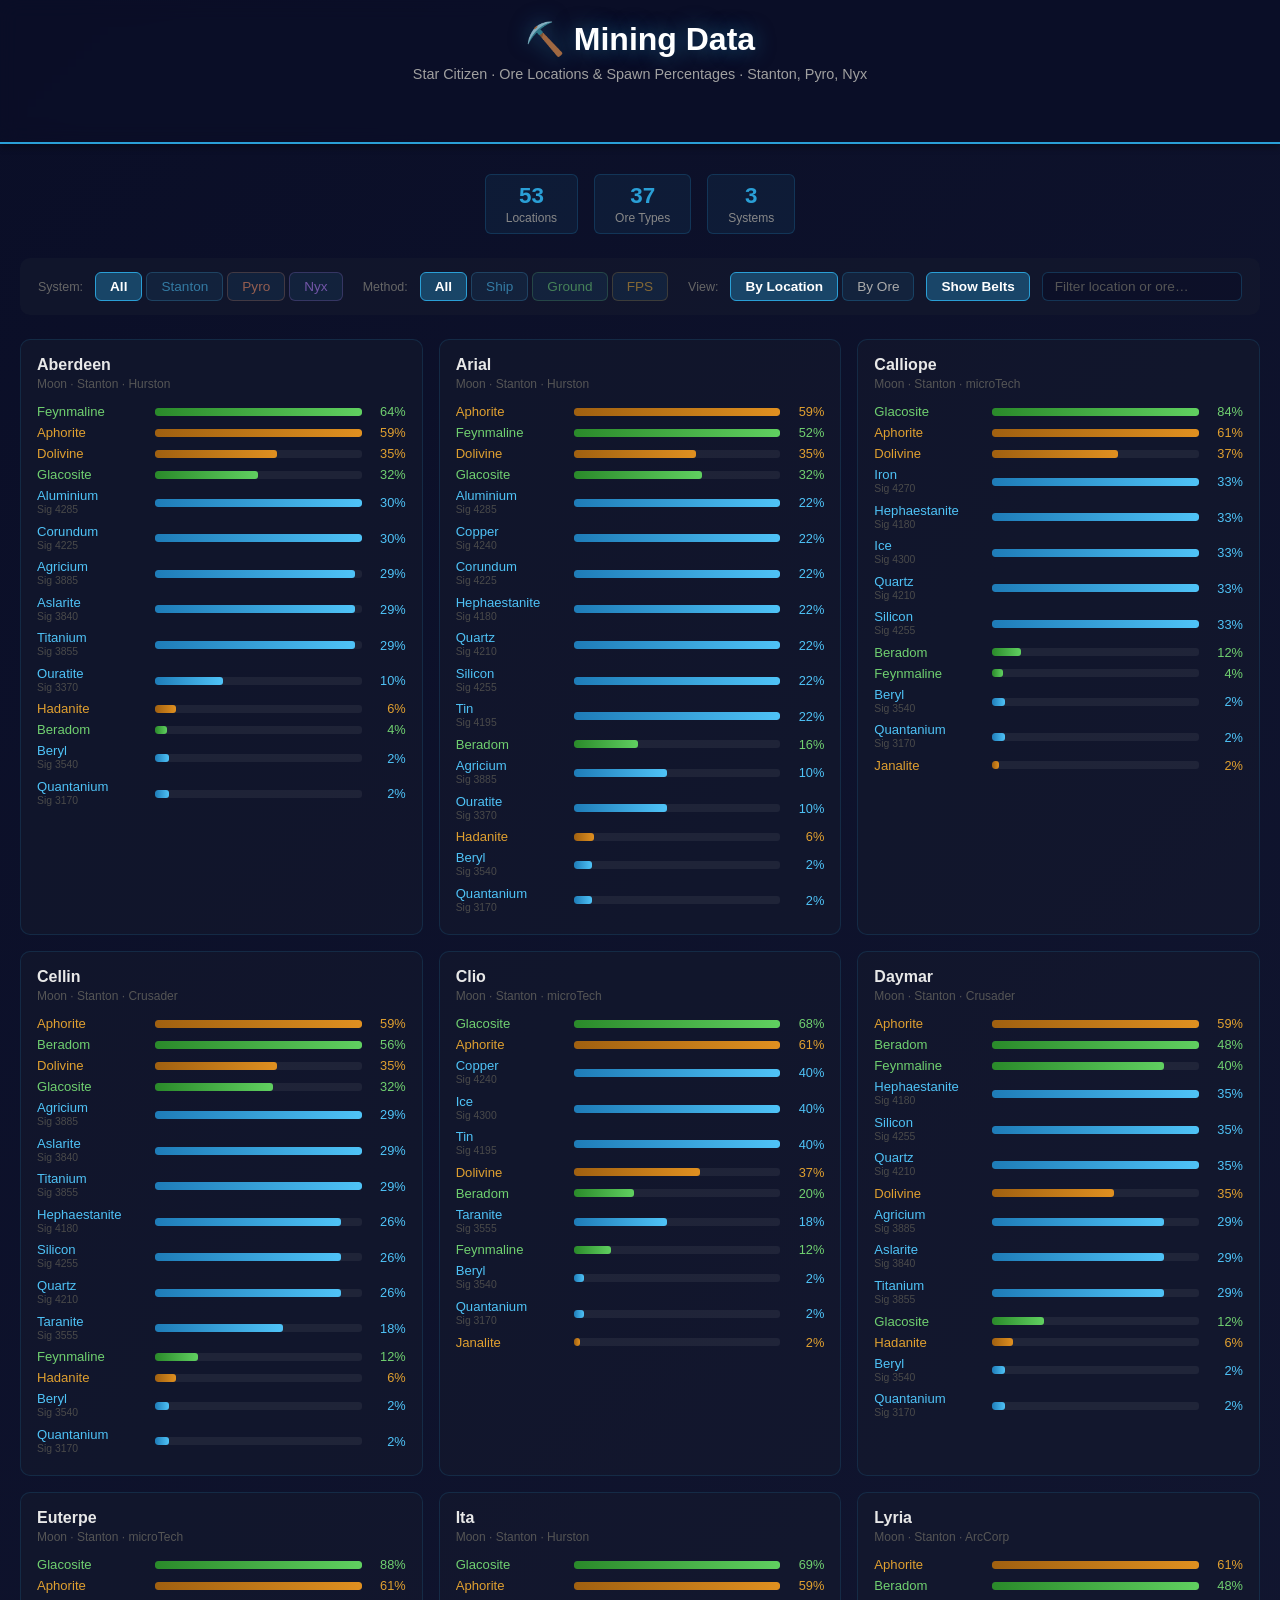
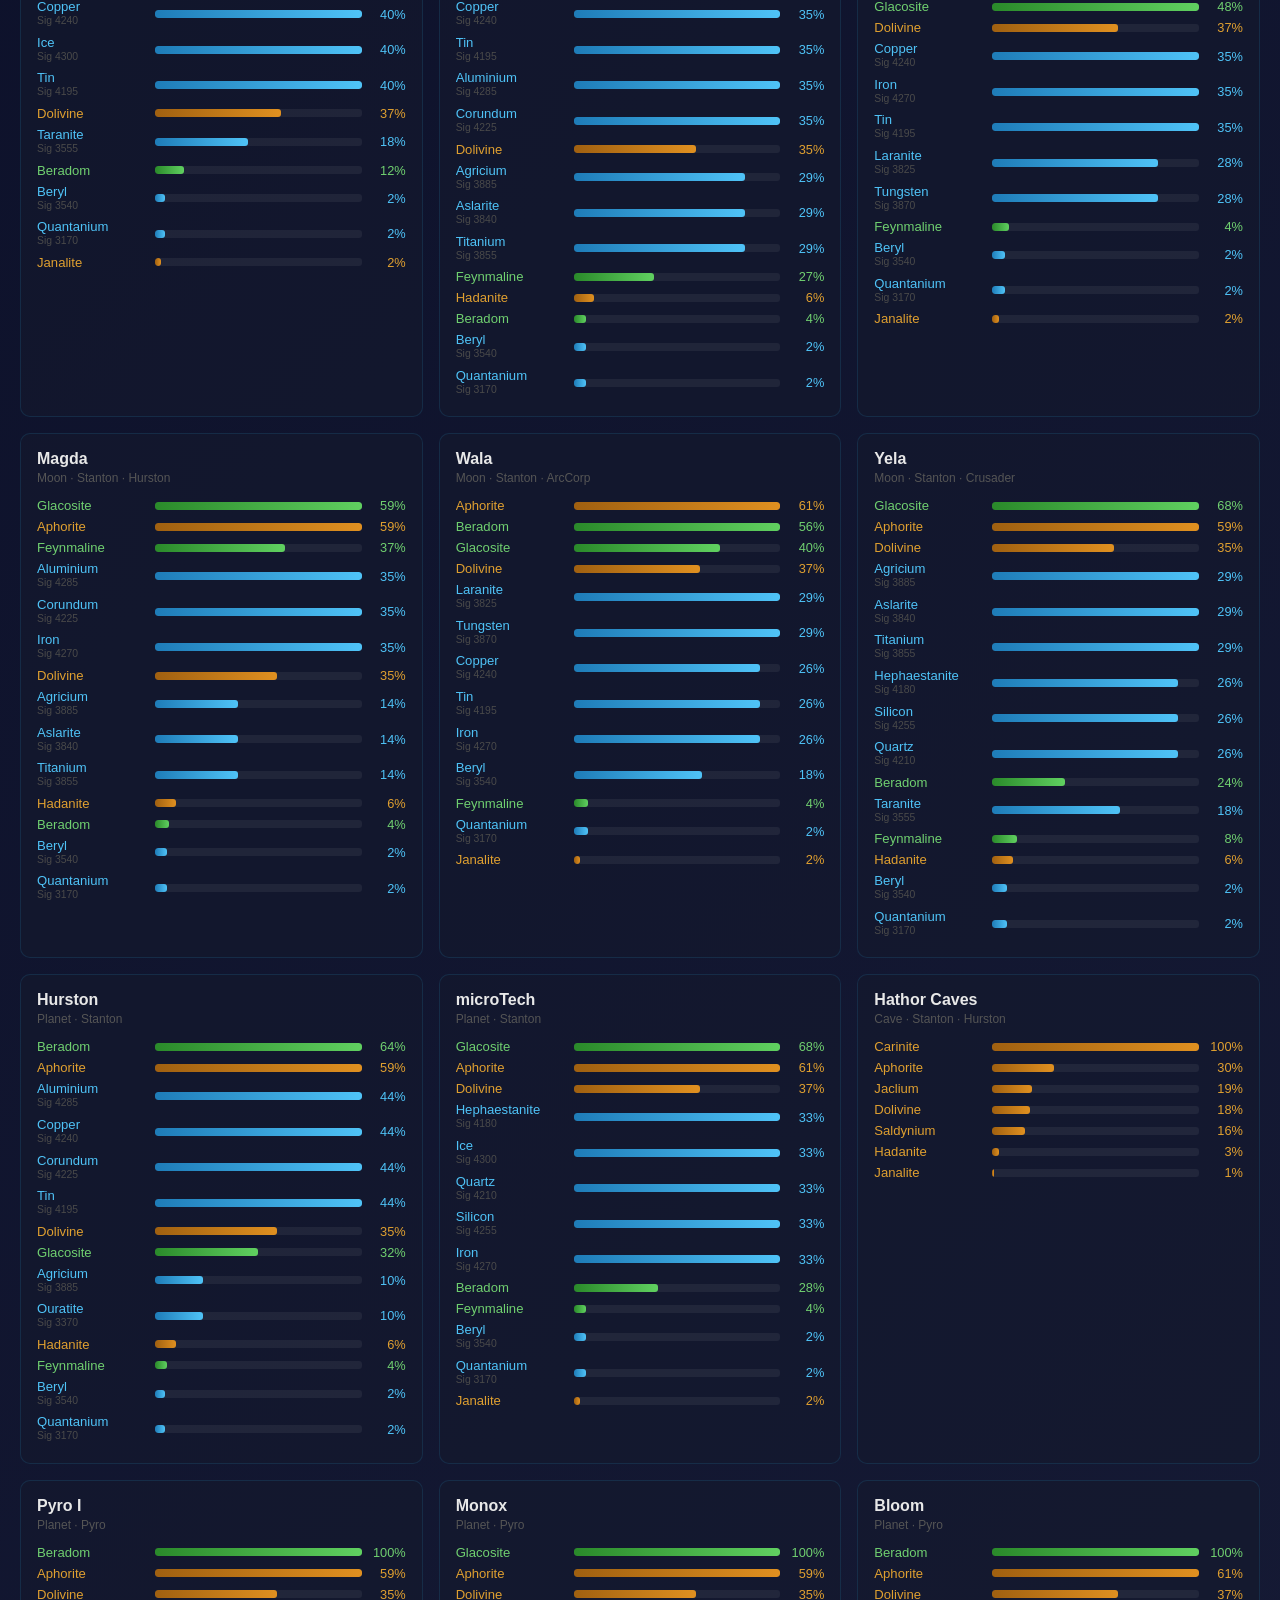
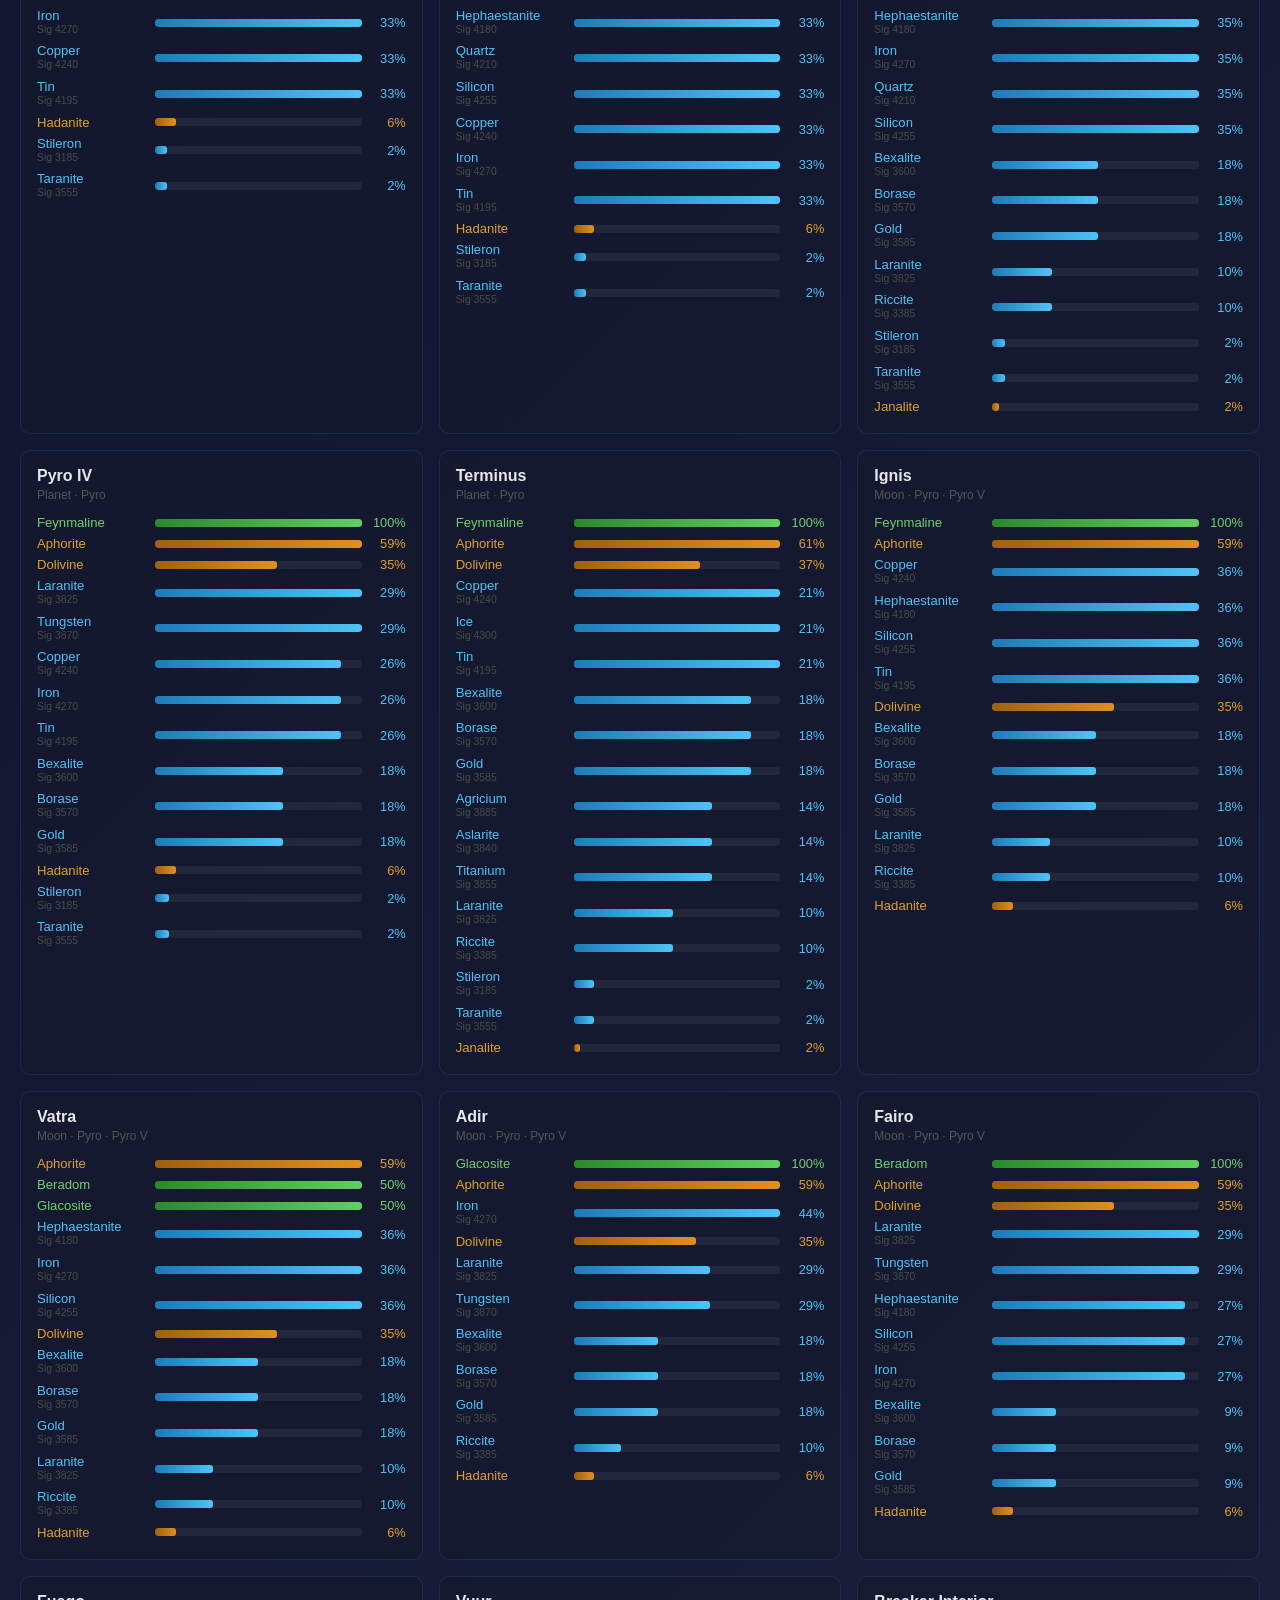
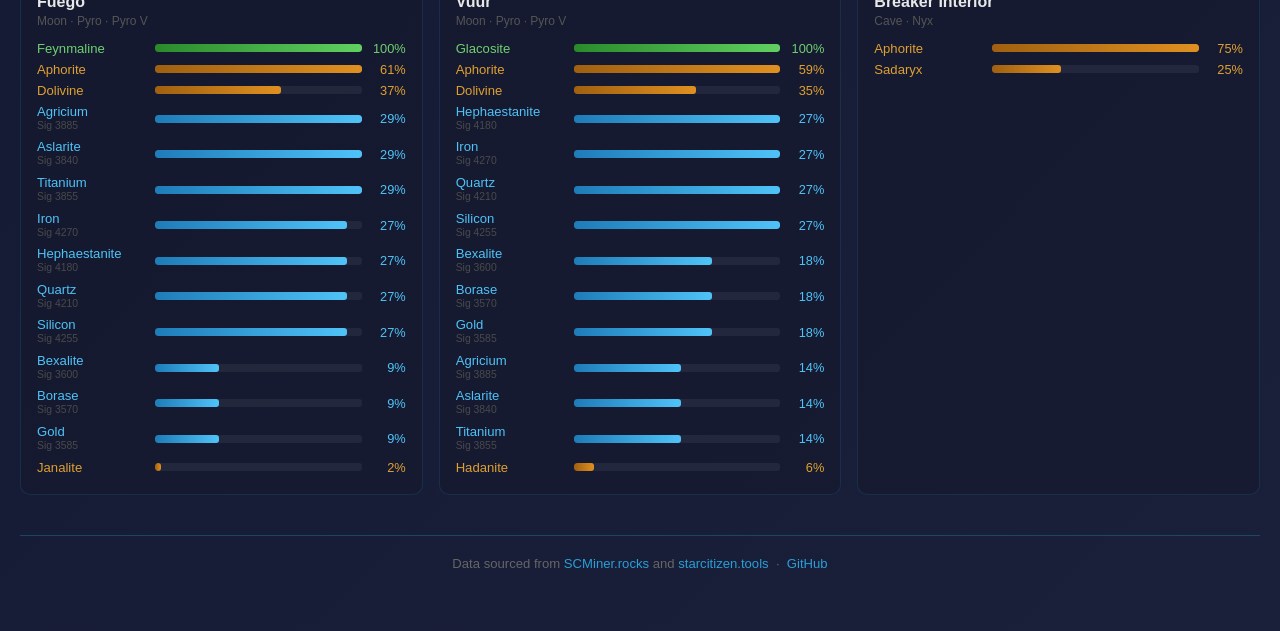
<file: docs/mining/index.html>
<!DOCTYPE html>
<html lang="en">
<head>
  <meta charset="UTF-8"/>
  <meta name="viewport" content="width=device-width, initial-scale=1.0"/>
  <title>Mining Data — Star Citizen Pages</title>
  <link rel="icon" type="image/svg+xml" href="data:image/svg+xml,%3Csvg xmlns='http://www.w3.org/2000/svg' viewBox='0 0 100 100'%3E%3Ctext y='.9em' font-size='90'%3E⛏️%3C/text%3E%3C/svg%3E">
  <style>
    *{margin:0;padding:0;box-sizing:border-box}
    body{background:linear-gradient(135deg,#0a0e27 0%,#1a1f3a 100%);color:#e8e8e8;font-family:'Segoe UI',Tahoma,Geneva,Verdana,sans-serif;min-height:100vh}
    header{background:rgba(10,14,39,.8);backdrop-filter:blur(10px);border-bottom:2px solid #2a9fd6;padding:20px 0;margin-bottom:30px;box-shadow:0 4px 6px rgba(0,0,0,.3)}
    h1{color:#fff;font-size:2rem;font-weight:600;text-align:center;text-shadow:0 0 20px rgba(42,159,214,.5)}
    .subtitle{text-align:center;color:#a0a0a0;font-size:.9rem;margin-top:8px}
    .container{max-width:1400px;margin:0 auto;padding:0 20px 40px}

    .stats{display:flex;gap:16px;justify-content:center;margin-bottom:24px;flex-wrap:wrap}
    .stat{background:rgba(42,159,214,.08);border:1px solid rgba(42,159,214,.2);border-radius:6px;padding:8px 20px;text-align:center}
    .stat-val{font-size:1.4rem;font-weight:700;color:#2a9fd6}
    .stat-lbl{font-size:.75rem;color:#888;margin-top:2px}

    .controls{display:flex;gap:12px;flex-wrap:wrap;align-items:center;margin-bottom:24px;background:rgba(20,25,45,.6);padding:14px 18px;border-radius:10px}
    .btn-group{display:flex;gap:4px}
    .btn{background:rgba(42,159,214,.1);border:1px solid rgba(42,159,214,.25);color:#aaa;padding:6px 14px;border-radius:6px;cursor:pointer;font-size:.85rem;transition:all .2s}
    .btn:hover{background:rgba(42,159,214,.2);color:#e8e8e8}
    .btn.active{background:rgba(42,159,214,.35);border-color:#2a9fd6;color:#fff;font-weight:600}
    /* system-colored buttons */
    .btn[data-sys="Stanton"]{color:rgba(79,195,247,.55);border-color:rgba(79,195,247,.2)}
    .btn[data-sys="Stanton"]:hover{background:rgba(42,159,214,.2);color:#4fc3f7}
    .btn[data-sys="Stanton"].active{background:rgba(42,159,214,.3);border-color:#4fc3f7;color:#4fc3f7;font-weight:600}
    .btn[data-sys="Pyro"]{color:rgba(255,144,96,.55);border-color:rgba(255,144,96,.2)}
    .btn[data-sys="Pyro"]:hover{background:rgba(255,120,50,.15);color:#ff9060}
    .btn[data-sys="Pyro"].active{background:rgba(255,120,50,.2);border-color:#ff9060;color:#ff9060;font-weight:600}
    .btn[data-sys="Nyx"]{color:rgba(192,128,255,.55);border-color:rgba(192,128,255,.2)}
    .btn[data-sys="Nyx"]:hover{background:rgba(160,90,220,.15);color:#c080ff}
    .btn[data-sys="Nyx"].active{background:rgba(160,90,220,.2);border-color:#c080ff;color:#c080ff;font-weight:600}
    /* method-colored buttons */
    .btn[data-method="ship"]{color:rgba(79,195,247,.55);border-color:rgba(79,195,247,.2)}
    .btn[data-method="ship"]:hover{background:rgba(42,159,214,.2);color:#4fc3f7}
    .btn[data-method="ship"].active{background:rgba(42,159,214,.3);border-color:#4fc3f7;color:#4fc3f7;font-weight:600}
    .btn[data-method="roc"]{color:rgba(112,208,112,.55);border-color:rgba(112,208,112,.2)}
    .btn[data-method="roc"]:hover{background:rgba(80,200,80,.15);color:#70d070}
    .btn[data-method="roc"].active{background:rgba(80,200,80,.2);border-color:#70d070;color:#70d070;font-weight:600}
    .btn[data-method="fps"]{color:rgba(224,160,48,.55);border-color:rgba(224,160,48,.2)}
    .btn[data-method="fps"]:hover{background:rgba(220,160,50,.15);color:#e0a030}
    .btn[data-method="fps"].active{background:rgba(220,160,50,.2);border-color:#e0a030;color:#e0a030;font-weight:600}
    .search-wrap{flex:1;min-width:180px}
    .search-wrap input{width:100%;background:rgba(10,14,39,.6);border:1px solid rgba(42,159,214,.25);color:#e8e8e8;padding:6px 12px;border-radius:6px;font-size:.85rem;outline:none}
    .search-wrap input::placeholder{color:#555}
    .search-wrap input:focus{border-color:#2a9fd6}
    .controls-label{font-size:.78rem;color:#666;white-space:nowrap}

    .cards-grid{display:grid;grid-template-columns:repeat(auto-fill,minmax(300px,1fr));gap:16px}
    .card{background:rgba(20,25,45,.6);border:1px solid rgba(42,159,214,.15);border-radius:10px;padding:16px;transition:border-color .2s}
    .card:hover{border-color:rgba(42,159,214,.4)}
    .card-header{margin-bottom:10px}
    .card-name{font-size:1rem;font-weight:600;color:#e8e8e8;display:block}
    .card-sub{font-size:.75rem;color:#555;margin-top:3px;display:block}

    .ore-row{display:flex;align-items:center;gap:8px;padding:3px 0}
    .ore-name{font-size:.82rem;width:110px;flex-shrink:0;display:flex;flex-direction:column;justify-content:center}
    .ore-name-text{white-space:nowrap;overflow:hidden;text-overflow:ellipsis}
    .ore-rs-val{font-size:.65rem;color:#4a4a4a;white-space:nowrap;line-height:1.4}
    .ore-bar-wrap{flex:1;background:rgba(255,255,255,.06);border-radius:3px;height:8px;overflow:hidden}
    .ore-bar{height:100%;border-radius:3px;transition:width .3s}
    .ore-pct{font-size:.8rem;width:36px;text-align:right;flex-shrink:0}
    .method-sep{border:none;border-top:1px solid rgba(255,255,255,.05);margin:5px 0 3px}

    .ore-section{background:rgba(20,25,45,.6);border:1px solid rgba(42,159,214,.15);border-radius:10px;margin-bottom:16px;overflow:hidden}
    .ore-section-header{display:flex;align-items:center;gap:10px;padding:12px 18px;background:rgba(42,159,214,.07);border-bottom:1px solid rgba(42,159,214,.12)}
    .ore-section-name{font-size:1rem;font-weight:600}
    .ore-count{font-size:.78rem;color:#666;margin-left:auto}
    .ore-table{width:100%;border-collapse:collapse}
    .ore-table th{font-size:.75rem;text-transform:uppercase;letter-spacing:.5px;color:#666;padding:8px 14px;text-align:left;border-bottom:1px solid rgba(255,255,255,.05)}
    .ore-table td{padding:7px 14px;border-bottom:1px solid rgba(255,255,255,.04);font-size:.85rem}
    .ore-table tr:last-child td{border-bottom:none}
    .ore-table tr:hover td{background:rgba(42,159,214,.05)}
    .td-loc{font-weight:500}
    .td-body{display:block;font-size:.72rem;color:#555;margin-top:1px}
    .td-pct{font-weight:700;text-align:right}
    .td-bar-cell{width:120px}
    .inline-bar{height:10px;border-radius:3px;display:block}

    .no-results{text-align:center;color:#555;padding:60px 20px;font-size:1rem}
.footer{margin-top:40px;padding:20px 0;border-top:1px solid rgba(42,159,214,.3);color:#666;font-size:.82rem;text-align:center}
    .footer a{color:#2a9fd6;text-decoration:none}
    .footer a:hover{color:#4fc3f7;text-decoration:underline}

    @media(max-width:600px){
      .cards-grid{grid-template-columns:1fr}
      .controls{flex-direction:column;align-items:stretch}
    }
  </style>
</head>
<body>
<header>
  <div class="container">
    <h1>⛏️ Mining Data</h1>
    <div class="subtitle">Star Citizen · Ore Locations &amp; Spawn Percentages · Stanton, Pyro, Nyx</div>
  </div>
</header>

<div class="container">
  <div class="stats">
    <div class="stat"><div class="stat-val" id="stat-locs">—</div><div class="stat-lbl">Locations</div></div>
    <div class="stat"><div class="stat-val" id="stat-ores">—</div><div class="stat-lbl">Ore Types</div></div>
    <div class="stat"><div class="stat-val">3</div><div class="stat-lbl">Systems</div></div>
  </div>

  <div class="controls">
    <span class="controls-label">System:</span>
    <div class="btn-group" id="sys-tabs">
      <button class="btn active" data-sys="All">All</button>
      <button class="btn" data-sys="Stanton">Stanton</button>
      <button class="btn" data-sys="Pyro">Pyro</button>
      <button class="btn" data-sys="Nyx">Nyx</button>
    </div>
    <span class="controls-label" style="margin-left:8px">Method:</span>
    <div class="btn-group" id="method-tabs">
      <button class="btn active" data-method="All">All</button>
      <button class="btn" data-method="ship">Ship</button>
      <button class="btn" data-method="roc">Ground</button>
      <button class="btn" data-method="fps">FPS</button>
    </div>
    <span class="controls-label" style="margin-left:8px">View:</span>
    <div class="btn-group" id="view-tabs">
      <button class="btn active" data-view="location">By Location</button>
      <button class="btn" data-view="ore">By Ore</button>
    </div>
    <button class="btn active" id="hide-belts-btn">Show Belts</button>
    <div class="search-wrap">
      <input type="search" id="search" placeholder="Filter location or ore…"/>
    </div>
  </div>

  <div id="content"></div>

  <div class="footer">
    Data sourced from <a href="https://scminer.rocks" target="_blank">SCMiner.rocks</a> and <a href="https://starcitizen.tools" target="_blank">starcitizen.tools</a> &nbsp;·&nbsp;
    <a href="https://github.com/scpages/scpages.github.io" target="_blank">GitHub</a>
  </div>
</div>

<script>
const METHOD = {
  ship: { bar: 'linear-gradient(90deg,#1e7cb8,#4fc3f7)', text: '#4fc3f7' },
  roc:  { bar: 'linear-gradient(90deg,#2a8a2a,#60d060)', text: '#70d070' },
  fps:  { bar: 'linear-gradient(90deg,#a06010,#e09020)', text: '#e0a030' },
};

const RS = {
  Quantanium:    3170,
  Stileron:      3185,
  Savrilium:     3200,
  Ouratite:      3370,
  Riccite:       3385,
  Lindinium:     3400,
  Beryl:         3540,
  Taranite:      3555,
  Borase:        3570,
  Gold:          3585,
  Bexalite:      3600,
  Laranite:      3825,
  Aslarite:      3840,
  Titanium:      3855,
  Tungsten:      3870,
  Agricium:      3885,
  Torite:        3900,
  Hephaestanite: 4180,
  Tin:           4195,
  Quartz:        4210,
  Corundum:      4225,
  Copper:        4240,
  Silicon:       4255,
  Iron:          4270,
  Aluminium:     4285,
  Ice:           4300,
};

// Each location has explicit ship/roc/fps sub-objects for the three mining methods.
// ship = ship laser mining, roc = ROC ground vehicle, fps = hand/multitool in caves
const LOCATIONS = [
  // ── Stanton Belts ──────────────────────────────────────────────────────────
  {n:'Aaron Halo',   b:'ArcCorp',   sys:'Stanton', type:'Belt',
   ship:{Beryl:18,Agricium:14,Aslarite:14,Titanium:14,Ice:10,Aluminium:10,Copper:10,Corundum:10,Hephaestanite:10,Iron:10,Silicon:10,Tin:10,Quantanium:2}},
  {n:'ARC-L1',       b:'ArcCorp',   sys:'Stanton', type:'Belt',
   ship:{Tungsten:20,Taranite:13,Corundum:12,Aluminium:12,Hephaestanite:12}},
  {n:'ARC-L2',       b:'ArcCorp',   sys:'Stanton', type:'Belt',
   ship:{Tungsten:20,Taranite:13,Corundum:12,Aluminium:12,Hephaestanite:12}},
  {n:'ARC-L3',       b:'ArcCorp',   sys:'Stanton', type:'Belt',
   ship:{Agricium:9,Beryl:6,Iron:6,Copper:6,Ice:6}},
  {n:'ARC-L4',       b:'ArcCorp',   sys:'Stanton', type:'Belt',
   ship:{Tungsten:20,Taranite:13,Corundum:12,Aluminium:12,Hephaestanite:12}},
  {n:'ARC-L5',       b:'ArcCorp',   sys:'Stanton', type:'Belt',
   ship:{Aslarite:16,Gold:10,Iron:10,Copper:10,Ice:10}},
  {n:'CRU-L1',       b:'Crusader',  sys:'Stanton', type:'Belt',
   ship:{Titanium:15,Bexalite:10,Iron:9,Copper:9,Ice:9}},
  {n:'CRU-L2',       b:'Crusader',  sys:'Stanton', type:'Belt',
   ship:{Titanium:15,Bexalite:10,Iron:9,Copper:9,Ice:9}},
  {n:'CRU-L3',       b:'Crusader',  sys:'Stanton', type:'Belt',
   ship:{Torite:11,Aluminium:9,Corundum:9,Hephaestanite:9}},
  {n:'CRU-L4',       b:'Crusader',  sys:'Stanton', type:'Belt',
   ship:{Aslarite:16,Gold:10,Iron:10,Copper:10,Ice:10}},
  {n:'CRU-L5',       b:'Crusader',  sys:'Stanton', type:'Belt',
   ship:{Agricium:9,Beryl:6,Iron:6,Copper:6,Ice:6}},
  {n:'HUR-L1',       b:'Hurston',   sys:'Stanton', type:'Belt',
   ship:{Laranite:13,Borase:8,Aluminium:8,Corundum:8,Hephaestanite:8}},
  {n:'HUR-L2',       b:'Hurston',   sys:'Stanton', type:'Belt',
   ship:{Tungsten:20,Taranite:13,Corundum:12,Aluminium:12,Hephaestanite:12}},
  {n:'HUR-L3',       b:'Hurston',   sys:'Stanton', type:'Belt',
   ship:{Titanium:15,Bexalite:10,Iron:9,Copper:9,Ice:9}},
  {n:'HUR-L4',       b:'Hurston',   sys:'Stanton', type:'Belt',
   ship:{Laranite:13,Borase:8,Aluminium:8,Corundum:8,Hephaestanite:8}},
  {n:'HUR-L5',       b:'Hurston',   sys:'Stanton', type:'Belt',
   ship:{Torite:11,Aluminium:9,Corundum:9,Hephaestanite:9}},
  {n:'MIC-L1',       b:'microTech', sys:'Stanton', type:'Belt',
   ship:{Torite:11,Aluminium:9,Corundum:9,Hephaestanite:9}},
  {n:'MIC-L2',       b:'microTech', sys:'Stanton', type:'Belt',
   ship:{Torite:11,Aluminium:9,Corundum:9,Hephaestanite:9}},
  {n:'MIC-L3',       b:'microTech', sys:'Stanton', type:'Belt',
   ship:{Aslarite:16,Gold:10,Iron:10,Copper:10,Ice:10}},
  {n:'MIC-L4',       b:'microTech', sys:'Stanton', type:'Belt',
   ship:{Agricium:9,Beryl:6,Iron:6,Copper:6,Ice:6}},
  {n:'MIC-L5',       b:'microTech', sys:'Stanton', type:'Belt',
   ship:{Torite:11,Aluminium:9,Corundum:9,Hephaestanite:9}},
  {n:'Yela Belt',    b:'Crusader',  sys:'Stanton', type:'Belt',
   ship:{Agricium:29,Aslarite:29,Titanium:29,Copper:21,Ice:21,Iron:21,Tin:21,Ouratite:10}},
  // ── Stanton Moons ──────────────────────────────────────────────────────────
  {n:'Aberdeen',     b:'Hurston',   sys:'Stanton', type:'Moon',
   ship:{Aluminium:30,Corundum:30,Agricium:29,Aslarite:29,Titanium:29,Ouratite:10,Beryl:2,Quantanium:2},
   roc:{Feynmaline:64,Glacosite:32,Beradom:4},
   fps:{Aphorite:59,Dolivine:35,Hadanite:6}},
  {n:'Arial',        b:'Hurston',   sys:'Stanton', type:'Moon',
   ship:{Aluminium:22,Copper:22,Corundum:22,Hephaestanite:22,Quartz:22,Silicon:22,Tin:22,Agricium:10,Ouratite:10,Beryl:2,Quantanium:2},
   roc:{Feynmaline:52,Glacosite:32,Beradom:16},
   fps:{Aphorite:59,Dolivine:35,Hadanite:6}},
  {n:'Calliope',     b:'microTech', sys:'Stanton', type:'Moon',
   ship:{Iron:33,Hephaestanite:33,Ice:33,Quartz:33,Silicon:33,Beryl:2,Quantanium:2},
   roc:{Glacosite:84,Beradom:12,Feynmaline:4},
   fps:{Aphorite:61,Dolivine:37,Janalite:2}},
  {n:'Cellin',       b:'Crusader',  sys:'Stanton', type:'Moon',
   ship:{Agricium:29,Aslarite:29,Titanium:29,Hephaestanite:26,Silicon:26,Quartz:26,Taranite:18,Beryl:2,Quantanium:2},
   roc:{Beradom:56,Glacosite:32,Feynmaline:12},
   fps:{Aphorite:59,Dolivine:35,Hadanite:6}},
  {n:'Clio',         b:'microTech', sys:'Stanton', type:'Moon',
   ship:{Copper:40,Ice:40,Tin:40,Taranite:18,Beryl:2,Quantanium:2},
   roc:{Glacosite:68,Beradom:20,Feynmaline:12},
   fps:{Aphorite:61,Dolivine:37,Janalite:2}},
  {n:'Daymar',       b:'Crusader',  sys:'Stanton', type:'Moon',
   ship:{Hephaestanite:35,Silicon:35,Quartz:35,Agricium:29,Aslarite:29,Titanium:29,Beryl:2,Quantanium:2},
   roc:{Beradom:48,Feynmaline:40,Glacosite:12},
   fps:{Aphorite:59,Dolivine:35,Hadanite:6}},
  {n:'Euterpe',      b:'microTech', sys:'Stanton', type:'Moon',
   ship:{Copper:40,Ice:40,Tin:40,Taranite:18,Beryl:2,Quantanium:2},
   roc:{Glacosite:88,Beradom:12},
   fps:{Aphorite:61,Dolivine:37,Janalite:2}},
  {n:'Ita',          b:'Hurston',   sys:'Stanton', type:'Moon',
   ship:{Copper:35,Tin:35,Aluminium:35,Corundum:35,Agricium:29,Aslarite:29,Titanium:29,Beryl:2,Quantanium:2},
   roc:{Glacosite:69,Feynmaline:27,Beradom:4},
   fps:{Aphorite:59,Dolivine:35,Hadanite:6}},
  {n:'Lyria',        b:'ArcCorp',   sys:'Stanton', type:'Moon',
   ship:{Copper:35,Iron:35,Tin:35,Laranite:28,Tungsten:28,Beryl:2,Quantanium:2},
   roc:{Beradom:48,Glacosite:48,Feynmaline:4},
   fps:{Aphorite:61,Dolivine:37,Janalite:2}},
  {n:'Magda',        b:'Hurston',   sys:'Stanton', type:'Moon',
   ship:{Aluminium:35,Corundum:35,Iron:35,Agricium:14,Aslarite:14,Titanium:14,Beryl:2,Quantanium:2},
   roc:{Glacosite:59,Feynmaline:37,Beradom:4},
   fps:{Aphorite:59,Dolivine:35,Hadanite:6}},
  {n:'Wala',         b:'ArcCorp',   sys:'Stanton', type:'Moon',
   ship:{Laranite:29,Tungsten:29,Copper:26,Tin:26,Iron:26,Beryl:18,Quantanium:2},
   roc:{Beradom:56,Glacosite:40,Feynmaline:4},
   fps:{Aphorite:61,Dolivine:37,Janalite:2}},
  {n:'Yela',         b:'Crusader',  sys:'Stanton', type:'Moon',
   ship:{Agricium:29,Aslarite:29,Titanium:29,Hephaestanite:26,Silicon:26,Quartz:26,Taranite:18,Beryl:2,Quantanium:2},
   roc:{Glacosite:68,Beradom:24,Feynmaline:8},
   fps:{Aphorite:59,Dolivine:35,Hadanite:6}},
  // ── Stanton Planets ────────────────────────────────────────────────────────
  {n:'Hurston',      b:'',          sys:'Stanton', type:'Planet',
   ship:{Aluminium:44,Copper:44,Corundum:44,Tin:44,Agricium:10,Ouratite:10,Beryl:2,Quantanium:2},
   roc:{Beradom:64,Glacosite:32,Feynmaline:4},
   fps:{Aphorite:59,Dolivine:35,Hadanite:6}},
  {n:'microTech',    b:'',          sys:'Stanton', type:'Planet',
   ship:{Hephaestanite:33,Ice:33,Quartz:33,Silicon:33,Iron:33,Beryl:2,Quantanium:2},
   roc:{Glacosite:68,Beradom:28,Feynmaline:4},
   fps:{Aphorite:61,Dolivine:37,Janalite:2}},
  // ── Stanton Caves ──────────────────────────────────────────────────────────
  {n:'Hathor Caves', b:'Hurston',   sys:'Stanton', type:'Cave',
   fps:{Carinite:100,Aphorite:30,Jaclium:19,Dolivine:18,Saldynium:16,Hadanite:3,Janalite:1}},
  // ── Pyro Belts ─────────────────────────────────────────────────────────────
  {n:'Akiro Cluster',b:'',          sys:'Pyro',    type:'Belt',
   ship:{Torite:29,Copper:15,Hephaestanite:15,Ice:15,Silicon:15,Tin:15,Iron:15,Laranite:10,Riccite:10,Stileron:2,Taranite:2}},
  // ── Pyro Planets ───────────────────────────────────────────────────────────
  {n:'Pyro I',       b:'',          sys:'Pyro',    type:'Planet',
   ship:{Iron:33,Copper:33,Tin:33,Stileron:2,Taranite:2},
   roc:{Beradom:100},
   fps:{Aphorite:59,Dolivine:35,Hadanite:6}},
  {n:'Monox',        b:'',          sys:'Pyro',    type:'Planet',
   ship:{Hephaestanite:33,Quartz:33,Silicon:33,Copper:33,Iron:33,Tin:33,Stileron:2,Taranite:2},
   roc:{Glacosite:100},
   fps:{Aphorite:59,Dolivine:35,Hadanite:6}},
  {n:'Bloom',        b:'',          sys:'Pyro',    type:'Planet',
   ship:{Hephaestanite:35,Iron:35,Quartz:35,Silicon:35,Bexalite:18,Borase:18,Gold:18,Laranite:10,Riccite:10,Stileron:2,Taranite:2},
   roc:{Beradom:100},
   fps:{Aphorite:61,Dolivine:37,Janalite:2}},
  {n:'Pyro IV',      b:'',          sys:'Pyro',    type:'Planet',
   ship:{Laranite:29,Tungsten:29,Copper:26,Iron:26,Tin:26,Bexalite:18,Borase:18,Gold:18,Stileron:2,Taranite:2},
   roc:{Feynmaline:100},
   fps:{Aphorite:59,Dolivine:35,Hadanite:6}},
  {n:'Terminus',     b:'',          sys:'Pyro',    type:'Planet',
   ship:{Copper:21,Ice:21,Tin:21,Bexalite:18,Borase:18,Gold:18,Agricium:14,Aslarite:14,Titanium:14,Laranite:10,Riccite:10,Stileron:2,Taranite:2},
   roc:{Feynmaline:100},
   fps:{Aphorite:61,Dolivine:37,Janalite:2}},
  // ── Pyro Moons (Pyro V) ────────────────────────────────────────────────────
  {n:'Ignis',        b:'Pyro V',    sys:'Pyro',    type:'Moon',
   ship:{Copper:36,Hephaestanite:36,Silicon:36,Tin:36,Bexalite:18,Borase:18,Gold:18,Laranite:10,Riccite:10},
   roc:{Feynmaline:100},
   fps:{Aphorite:59,Dolivine:35,Hadanite:6}},
  {n:'Vatra',        b:'Pyro V',    sys:'Pyro',    type:'Moon',
   ship:{Hephaestanite:36,Iron:36,Silicon:36,Bexalite:18,Borase:18,Gold:18,Laranite:10,Riccite:10},
   roc:{Beradom:50,Glacosite:50},
   fps:{Aphorite:59,Dolivine:35,Hadanite:6}},
  {n:'Adir',         b:'Pyro V',    sys:'Pyro',    type:'Moon',
   ship:{Iron:44,Laranite:29,Tungsten:29,Bexalite:18,Borase:18,Gold:18,Riccite:10},
   roc:{Glacosite:100},
   fps:{Aphorite:59,Dolivine:35,Hadanite:6}},
  {n:'Fairo',        b:'Pyro V',    sys:'Pyro',    type:'Moon',
   ship:{Laranite:29,Tungsten:29,Hephaestanite:27,Silicon:27,Iron:27,Bexalite:9,Borase:9,Gold:9},
   roc:{Beradom:100},
   fps:{Aphorite:59,Dolivine:35,Hadanite:6}},
  {n:'Fuego',        b:'Pyro V',    sys:'Pyro',    type:'Moon',
   ship:{Agricium:29,Aslarite:29,Titanium:29,Iron:27,Hephaestanite:27,Quartz:27,Silicon:27,Bexalite:9,Borase:9,Gold:9},
   roc:{Feynmaline:100},
   fps:{Aphorite:61,Dolivine:37,Janalite:2}},
  {n:'Vuur',         b:'Pyro V',    sys:'Pyro',    type:'Moon',
   ship:{Hephaestanite:27,Iron:27,Quartz:27,Silicon:27,Bexalite:18,Borase:18,Gold:18,Agricium:14,Aslarite:14,Titanium:14},
   roc:{Glacosite:100},
   fps:{Aphorite:59,Dolivine:35,Hadanite:6}},
  // ── Nyx ────────────────────────────────────────────────────────────────────
  {n:'Glaciem Ring',     sys:'Nyx', type:'Belt',
   ship:{Torite:29,Ice:21,Iron:21,Bexalite:18,Borase:18,Gold:18,Lindinium:10,Tungsten:10,Savrilium:2}},
  {n:'Keeger Belt',      sys:'Nyx', type:'Belt',
   ship:{Torite:29,Aluminium:21,Corundum:21,Ice:21,Bexalite:18,Borase:18,Gold:18,Lindinium:10,Tungsten:10,Savrilium:2}},
  {n:'Breaker Geodes',   sys:'Nyx', type:'Belt',
   ship:{Savrilium:100,Torite:100}},
  {n:'Breaker Interior', sys:'Nyx', type:'Cave',
   fps:{Aphorite:75,Sadaryx:25}},
];

const ALL_ORES = [...new Set(
  LOCATIONS.flatMap(l => ['ship','roc','fps'].flatMap(m => Object.keys(l[m]||{})))
)].sort();

document.getElementById('stat-locs').textContent = LOCATIONS.length;
document.getElementById('stat-ores').textContent = ALL_ORES.length;

// ore index: ore -> [{loc, pct, method}] sorted by pct desc
const ORE_INDEX = {};
ALL_ORES.forEach(ore => {
  ORE_INDEX[ore] = [];
  LOCATIONS.forEach(loc => {
    ['ship','roc','fps'].forEach(method => {
      if (loc[method] && loc[method][ore] !== undefined) {
        ORE_INDEX[ore].push({loc, pct: loc[method][ore], method});
      }
    });
  });
  ORE_INDEX[ore].sort((a,b) => b.pct - a.pct);
});

let currentSys = 'All';
let currentMethod = 'All';
let currentView = 'location';
let searchQ = '';
let hideBelts = true;

function locMatchesMethod(loc) {
  if (currentMethod === 'All') return true;
  return !!loc[currentMethod];
}

const SYS_COLOR = {
  Stanton: { bar: 'linear-gradient(90deg,#1a6090,#4fc3f7)', text: '#4fc3f7' },
  Pyro:    { bar: 'linear-gradient(90deg,#a04020,#ff9060)', text: '#ff9060' },
  Nyx:     { bar: 'linear-gradient(90deg,#602090,#c080ff)', text: '#c080ff' },
};

function oreDominantMethod(oreName) {
  const entries = ORE_INDEX[oreName] || [];
  if (!entries.length) return 'ship';
  const counts = {ship:0, roc:0, fps:0};
  entries.forEach(e => counts[e.method]++);
  return Object.entries(counts).sort((a,b) => b[1]-a[1])[0][0];
}

function oreColors(oreName) {
  return METHOD[oreDominantMethod(oreName)];
}

function renderByLocation(locs) {
  if (!locs.length) return '<div class="no-results">No locations match your filter.</div>';
  const activeMethods = currentMethod === 'All' ? ['ship','roc','fps'] : [currentMethod];
  return '<div class="cards-grid">' + locs.map(loc => {
    // collect all ores across active methods, compute per-method max for bar scaling
    const methodMax = {};
    activeMethods.forEach(m => {
      if (!loc[m]) return;
      methodMax[m] = Math.max(...Object.values(loc[m]));
    });
    const allEntries = [];
    activeMethods.forEach(method => {
      if (!loc[method]) return;
      Object.entries(loc[method]).forEach(([ore, pct]) => allEntries.push({ore, pct, method}));
    });
    allEntries.sort((a,b) => b.pct - a.pct);
    const oreRows = allEntries.map(({ore, pct, method}) => {
      const mc = METHOD[method];
      const w = Math.round(pct / methodMax[method] * 100);
      const rsTag = RS[ore] ? `<span class="ore-rs-val">Sig ${RS[ore]}</span>` : '';
      return `<div class="ore-row">
        <span class="ore-name"><span class="ore-name-text" style="color:${mc.text}" title="${ore}">${ore}</span>${rsTag}</span>
        <div class="ore-bar-wrap"><div class="ore-bar" style="width:${w}%;background:${mc.bar}"></div></div>
        <span class="ore-pct" style="color:${mc.text}">${pct}%</span>
      </div>`;
    }).join('');
    const sub = [loc.type, loc.sys, loc.b].filter(Boolean).join(' · ');
    return `<div class="card">
      <div class="card-header">
        <span class="card-name">${loc.n}</span>
        <span class="card-sub">${sub}</span>
      </div>
      ${oreRows}
    </div>`;
  }).join('') + '</div>';
}

function renderByOre(ores) {
  if (!ores.length) return '<div class="no-results">No ores match your filter.</div>';
  return ores.map(ore => {
    const entries = ORE_INDEX[ore].filter(e =>
      (currentSys === 'All' || e.loc.sys === currentSys) &&
      (currentMethod === 'All' || e.method === currentMethod)
    );
    if (!entries.length) return '';
    const maxPct = entries[0].pct;
    const dominant = oreDominantMethod(ore);
    const nameCol = METHOD[dominant].text;
    const methodTag = {ship:'Ship',roc:'Ground',fps:'FPS'}[dominant];
    const rows = entries.map(e => {
      const w = Math.round(e.pct / maxPct * 100);
      const sc = SYS_COLOR[e.loc.sys] || SYS_COLOR.Stanton;
      const locMain = [e.loc.sys, e.loc.n].filter(Boolean).join(' · ');
      const locSub = [e.loc.b, e.loc.type].filter(Boolean).join(' · ');
      return `<tr>
        <td class="td-loc" style="color:${sc.text}">${locMain}<span class="td-body">${locSub}</span></td>
        <td class="td-bar-cell"><div style="background:rgba(255,255,255,.06);border-radius:4px;height:10px;overflow:hidden"><div class="inline-bar" style="width:${w}%;background:${sc.bar}"></div></div></td>
        <td class="td-pct" style="color:${sc.text}">${e.pct}%</td>
      </tr>`;
    }).join('');
    const rsTag = RS[ore] ? `<span style="font-size:.7rem;color:#555;margin-left:5px">Sig ${RS[ore]}</span>` : '';
    return `<div class="ore-section">
      <div class="ore-section-header">
        <span class="ore-section-name" style="color:${nameCol}">${ore}</span>
        ${rsTag}
        <span class="ore-count">${entries.length} location${entries.length!==1?'s':''}</span>
      </div>
      <table class="ore-table">
        <thead><tr>
          <th>Location</th><th style="width:120px">Spawn</th><th style="text-align:right">%</th>
        </tr></thead>
        <tbody>${rows}</tbody>
      </table>
    </div>`;
  }).filter(Boolean).join('');
}

function getFilteredLocs() {
  const q = searchQ.toLowerCase();
  const methods = currentMethod === 'All' ? ['ship','roc','fps'] : [currentMethod];
  return LOCATIONS.filter(l => {
    if (currentSys !== 'All' && l.sys !== currentSys) return false;
    if (hideBelts && l.type === 'Belt') return false;
    if (!locMatchesMethod(l)) return false;
    if (!q) return true;
    if (l.n.toLowerCase().includes(q)) return true;
    return methods.some(m => l[m] && Object.keys(l[m]).some(o => o.toLowerCase().includes(q)));
  });
}

function getFilteredOres() {
  const q = searchQ.toLowerCase();
  return ALL_ORES.filter(ore => {
    const hasMatch = ORE_INDEX[ore].some(e =>
      (currentSys === 'All' || e.loc.sys === currentSys) &&
      (currentMethod === 'All' || e.method === currentMethod)
    );
    if (!hasMatch) return false;
    if (q && !ore.toLowerCase().includes(q)) {
      return ORE_INDEX[ore].some(e =>
        (currentSys === 'All' || e.loc.sys === currentSys) &&
        (currentMethod === 'All' || e.method === currentMethod) &&
        e.loc.n.toLowerCase().includes(q)
      );
    }
    return true;
  });
}

function render() {
  const content = document.getElementById('content');
  content.innerHTML = currentView === 'location'
    ? renderByLocation(getFilteredLocs())
    : renderByOre(getFilteredOres());
}

document.getElementById('hide-belts-btn').addEventListener('click', function() {
  hideBelts = !hideBelts;
  this.classList.toggle('active', hideBelts);
  this.textContent = hideBelts ? 'Show Belts' : 'Hide Belts';
  render();
});

document.getElementById('sys-tabs').addEventListener('click', e => {
  const btn = e.target.closest('[data-sys]');
  if (!btn) return;
  currentSys = btn.dataset.sys;
  document.querySelectorAll('[data-sys]').forEach(b => b.classList.toggle('active', b === btn));
  render();
});

document.getElementById('method-tabs').addEventListener('click', e => {
  const btn = e.target.closest('[data-method]');
  if (!btn) return;
  currentMethod = btn.dataset.method;
  document.querySelectorAll('[data-method]').forEach(b => b.classList.toggle('active', b === btn));
  render();
});

document.getElementById('view-tabs').addEventListener('click', e => {
  const btn = e.target.closest('[data-view]');
  if (!btn) return;
  currentView = btn.dataset.view;
  document.querySelectorAll('[data-view]').forEach(b => b.classList.toggle('active', b === btn));
  render();
});

document.getElementById('search').addEventListener('input', e => {
  searchQ = e.target.value.trim();
  render();
});

render();
</script>
</body>
</html>
</file>
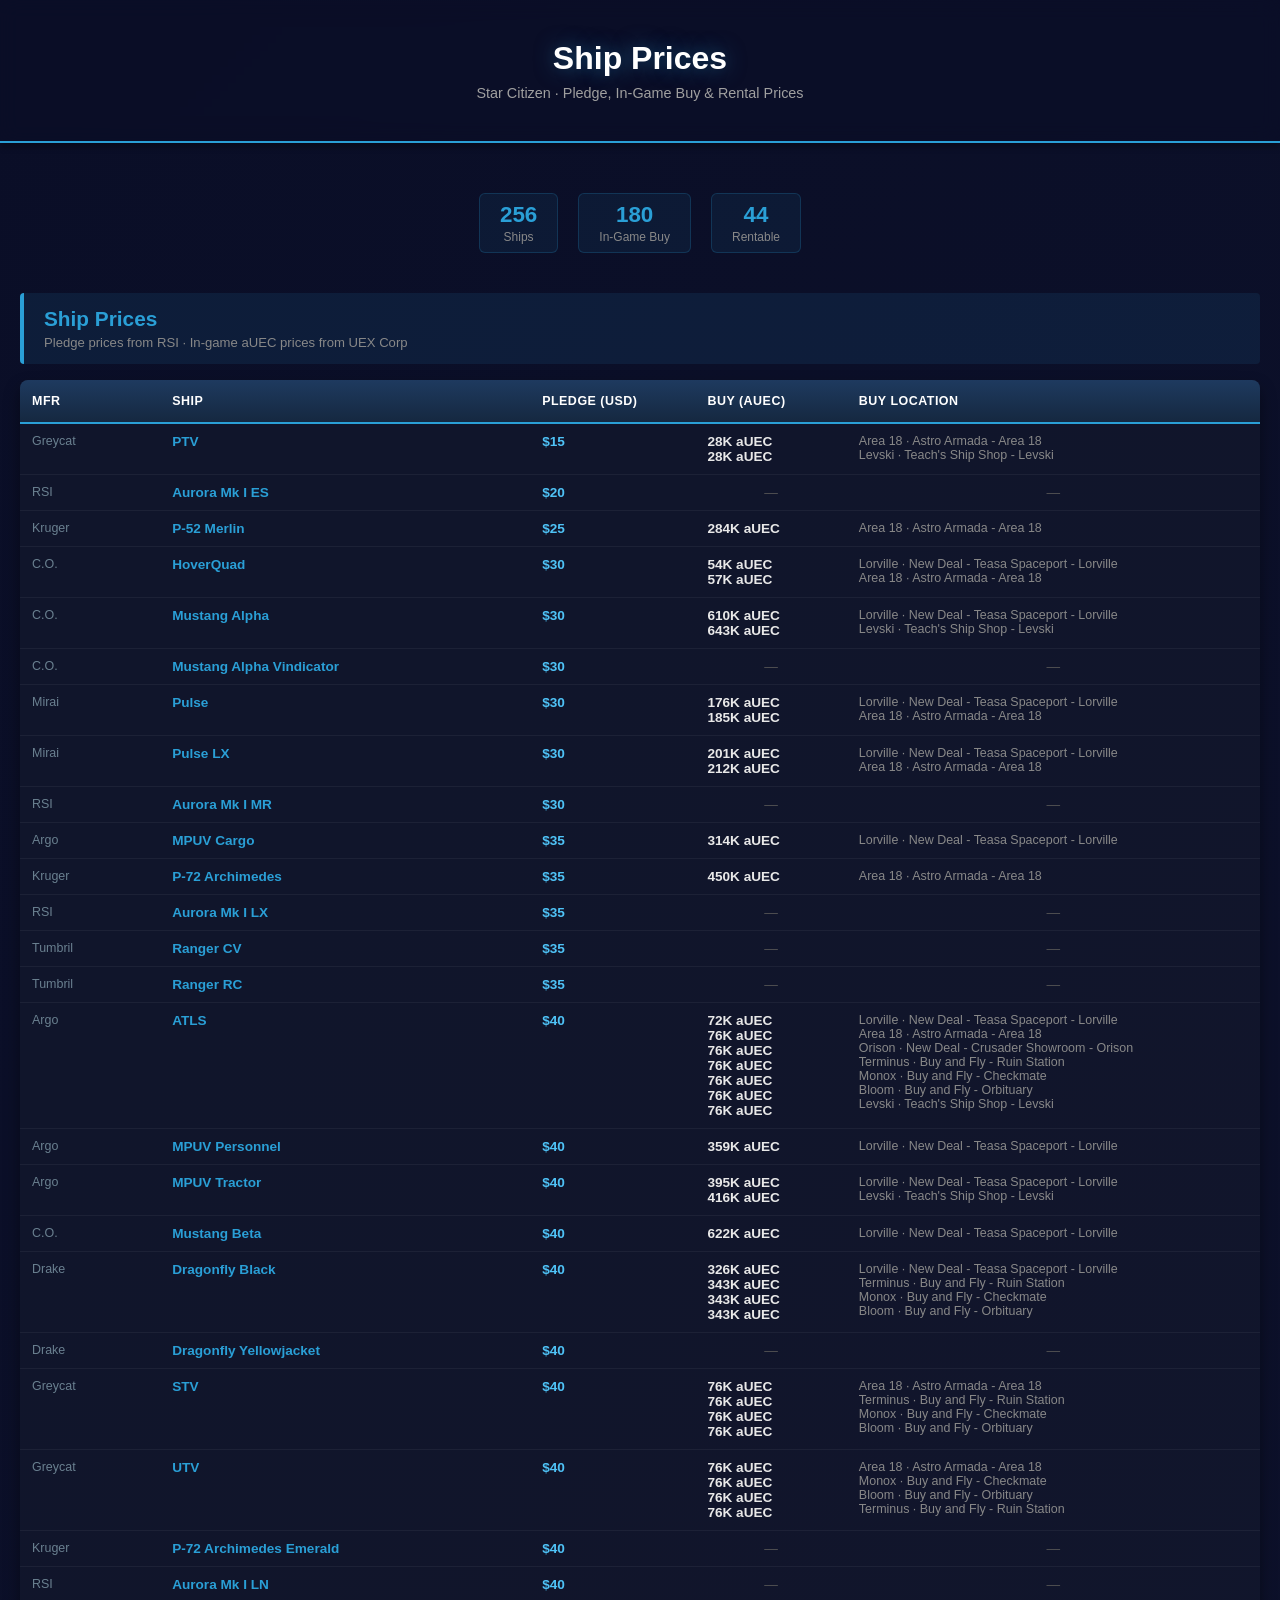
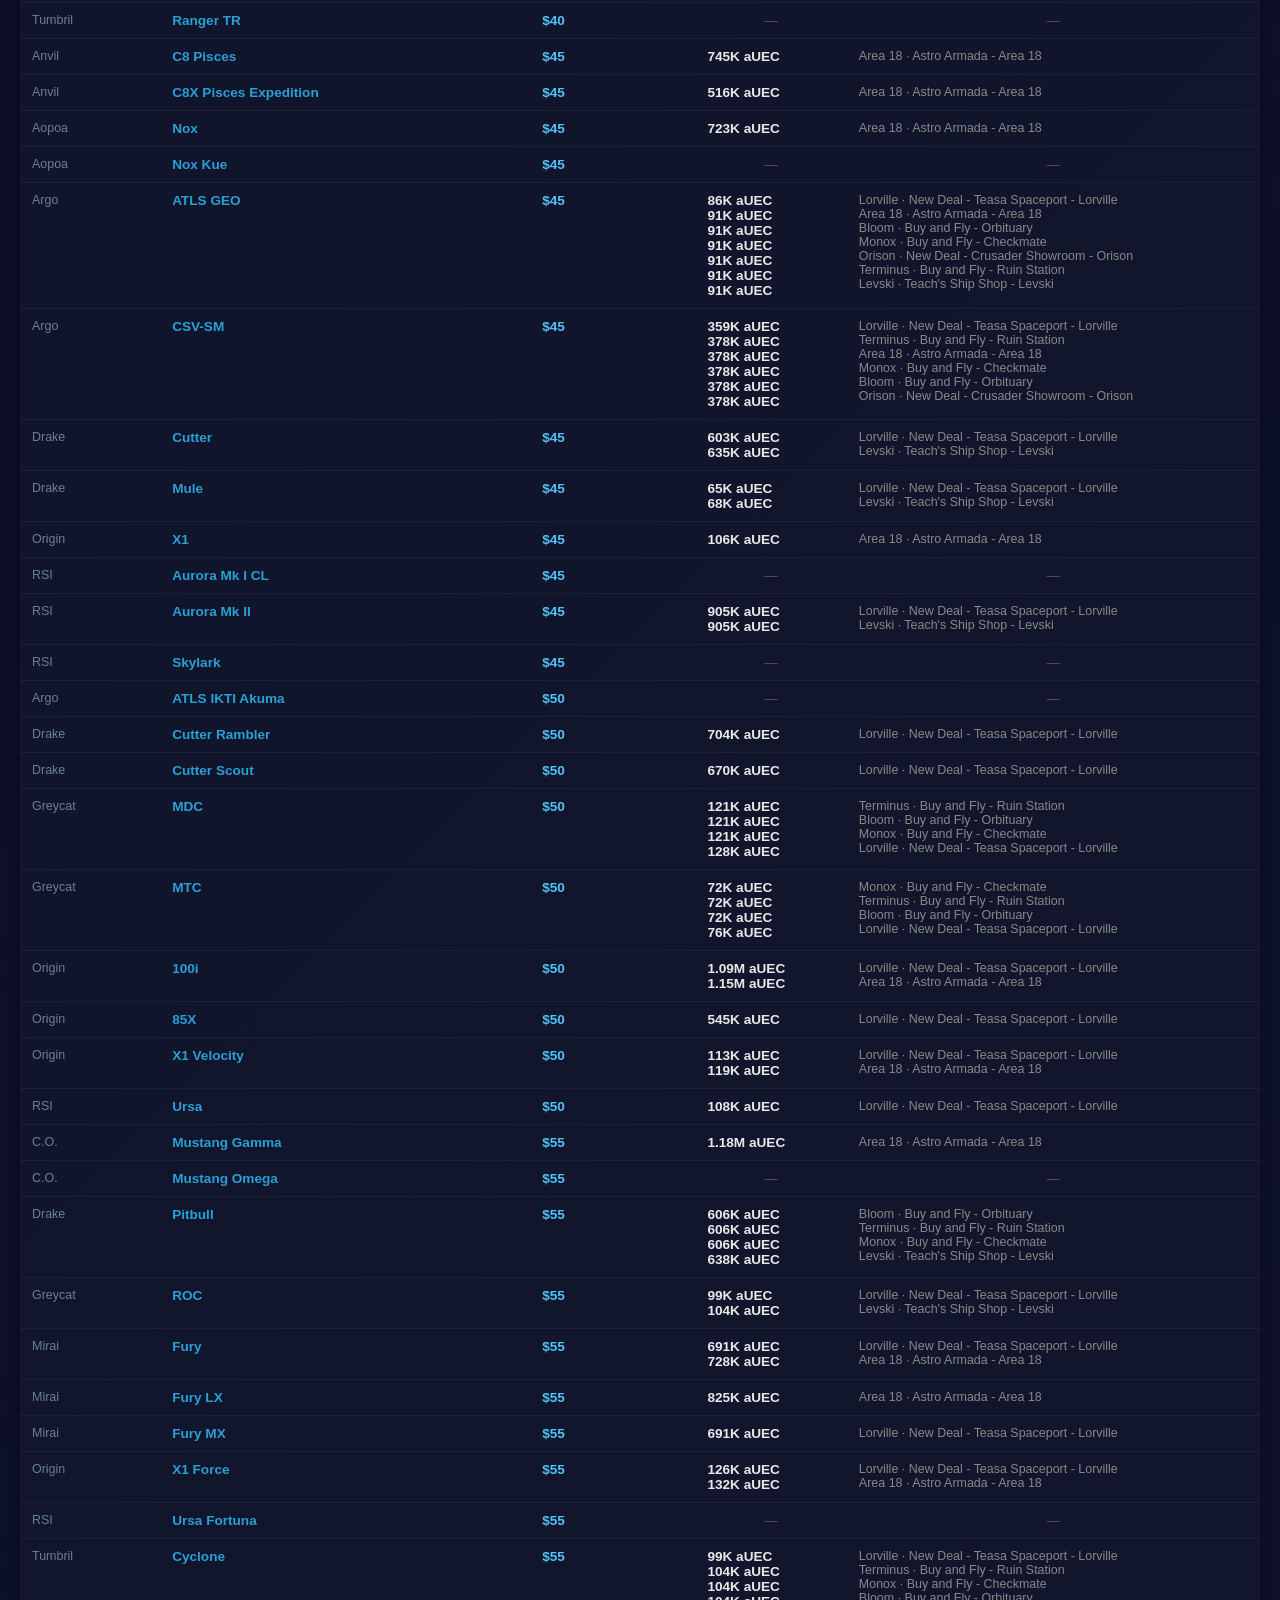
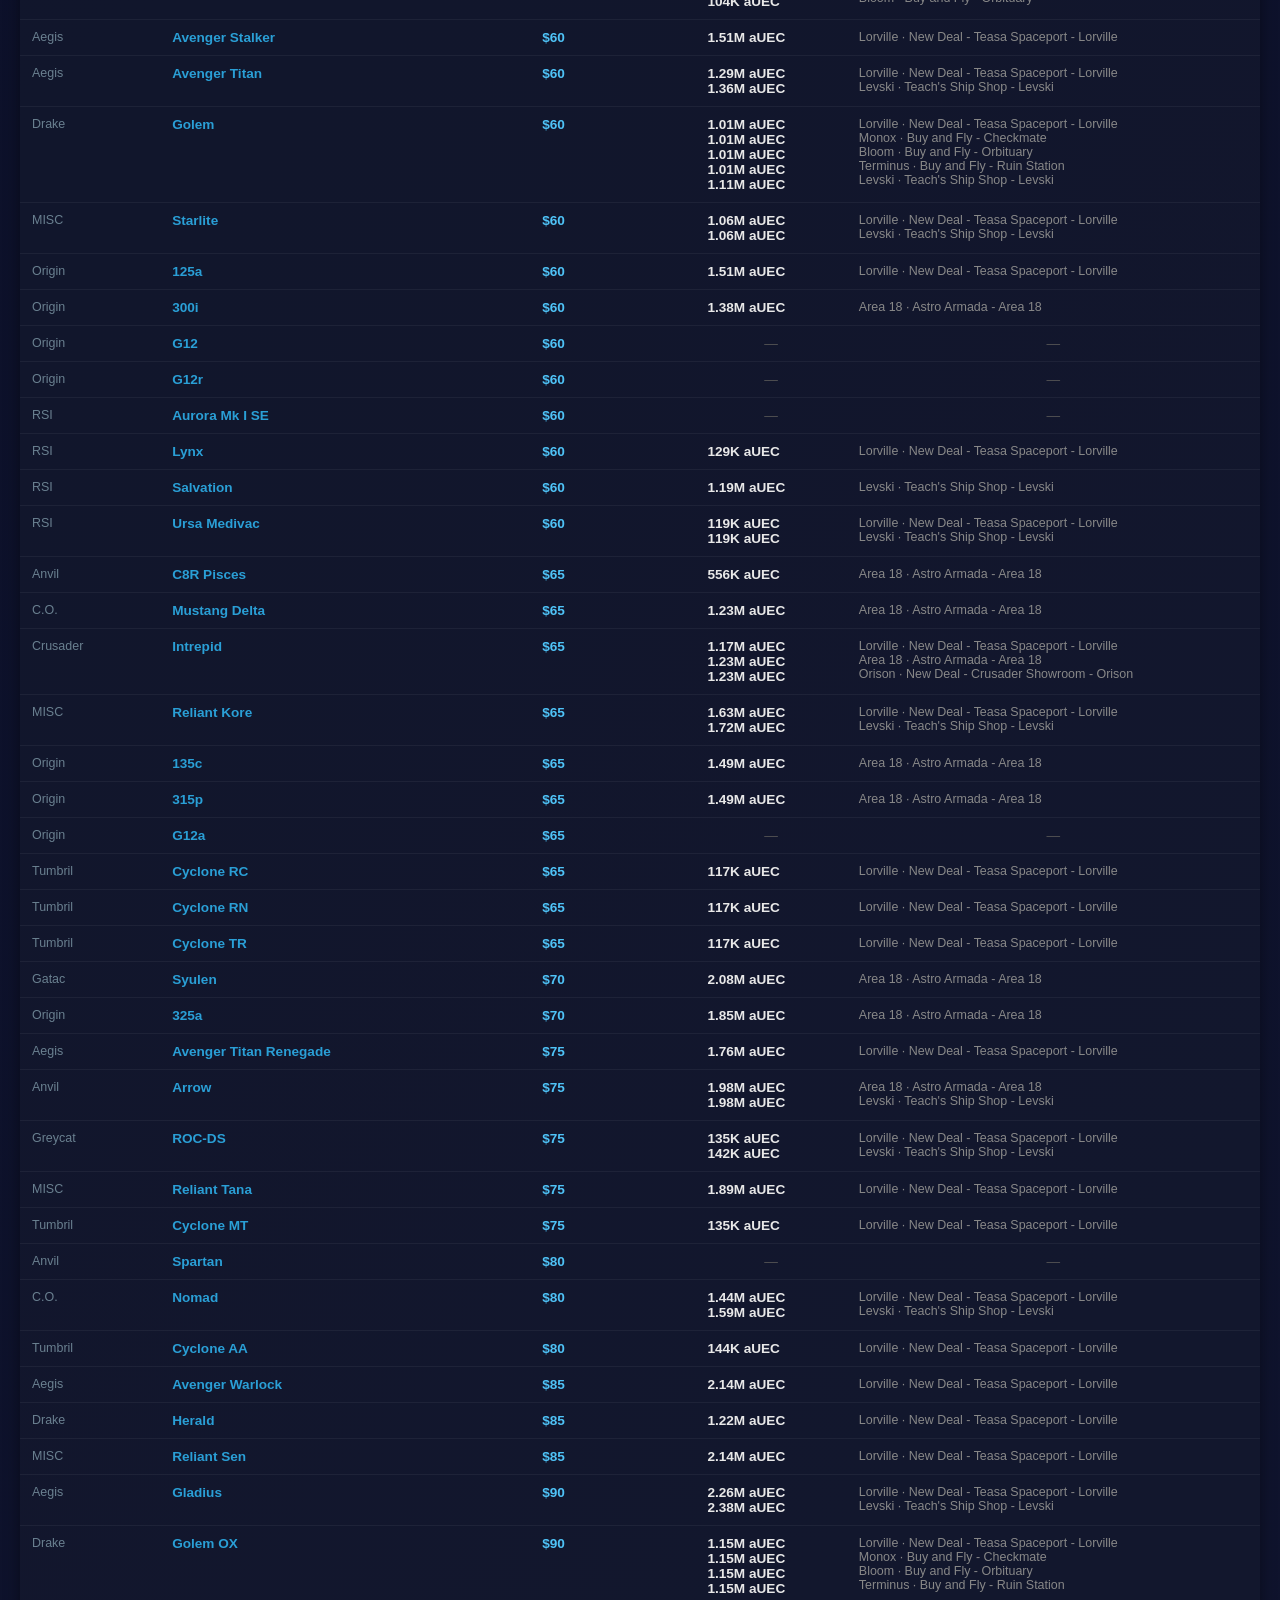
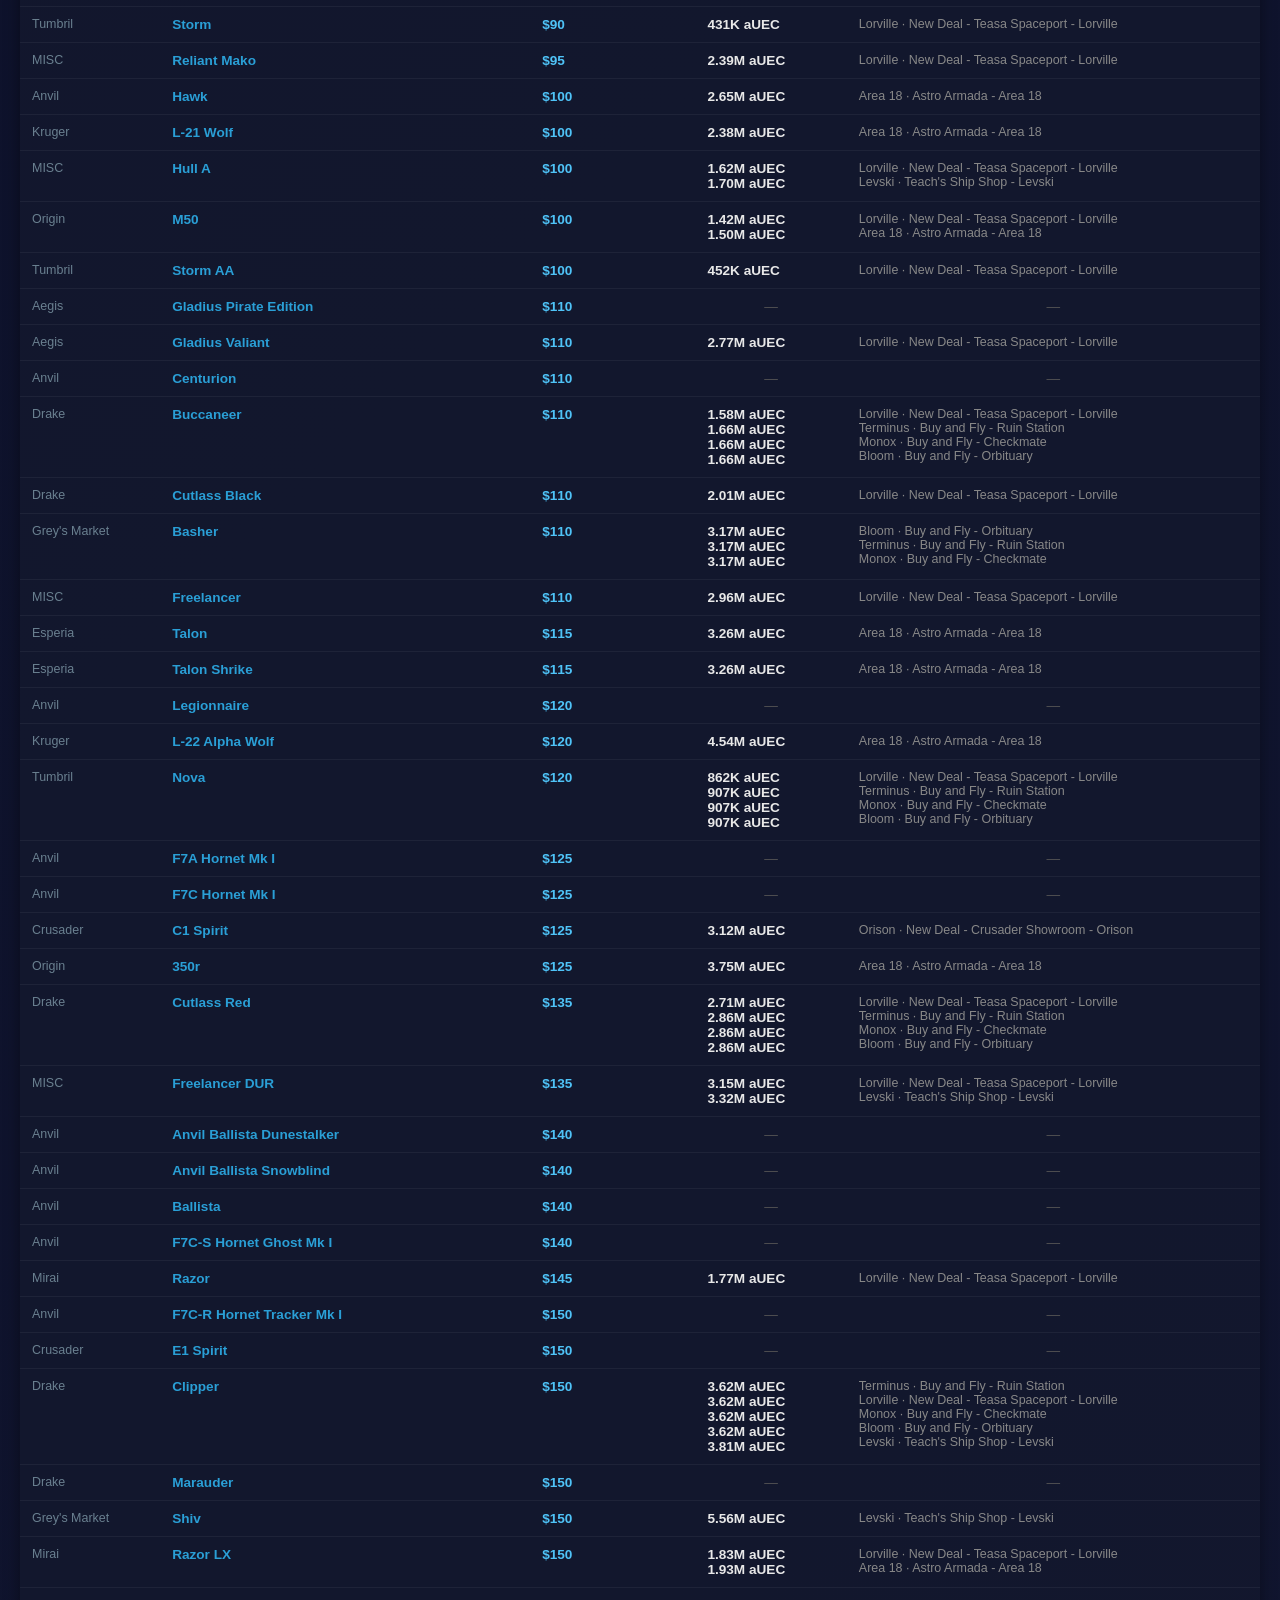
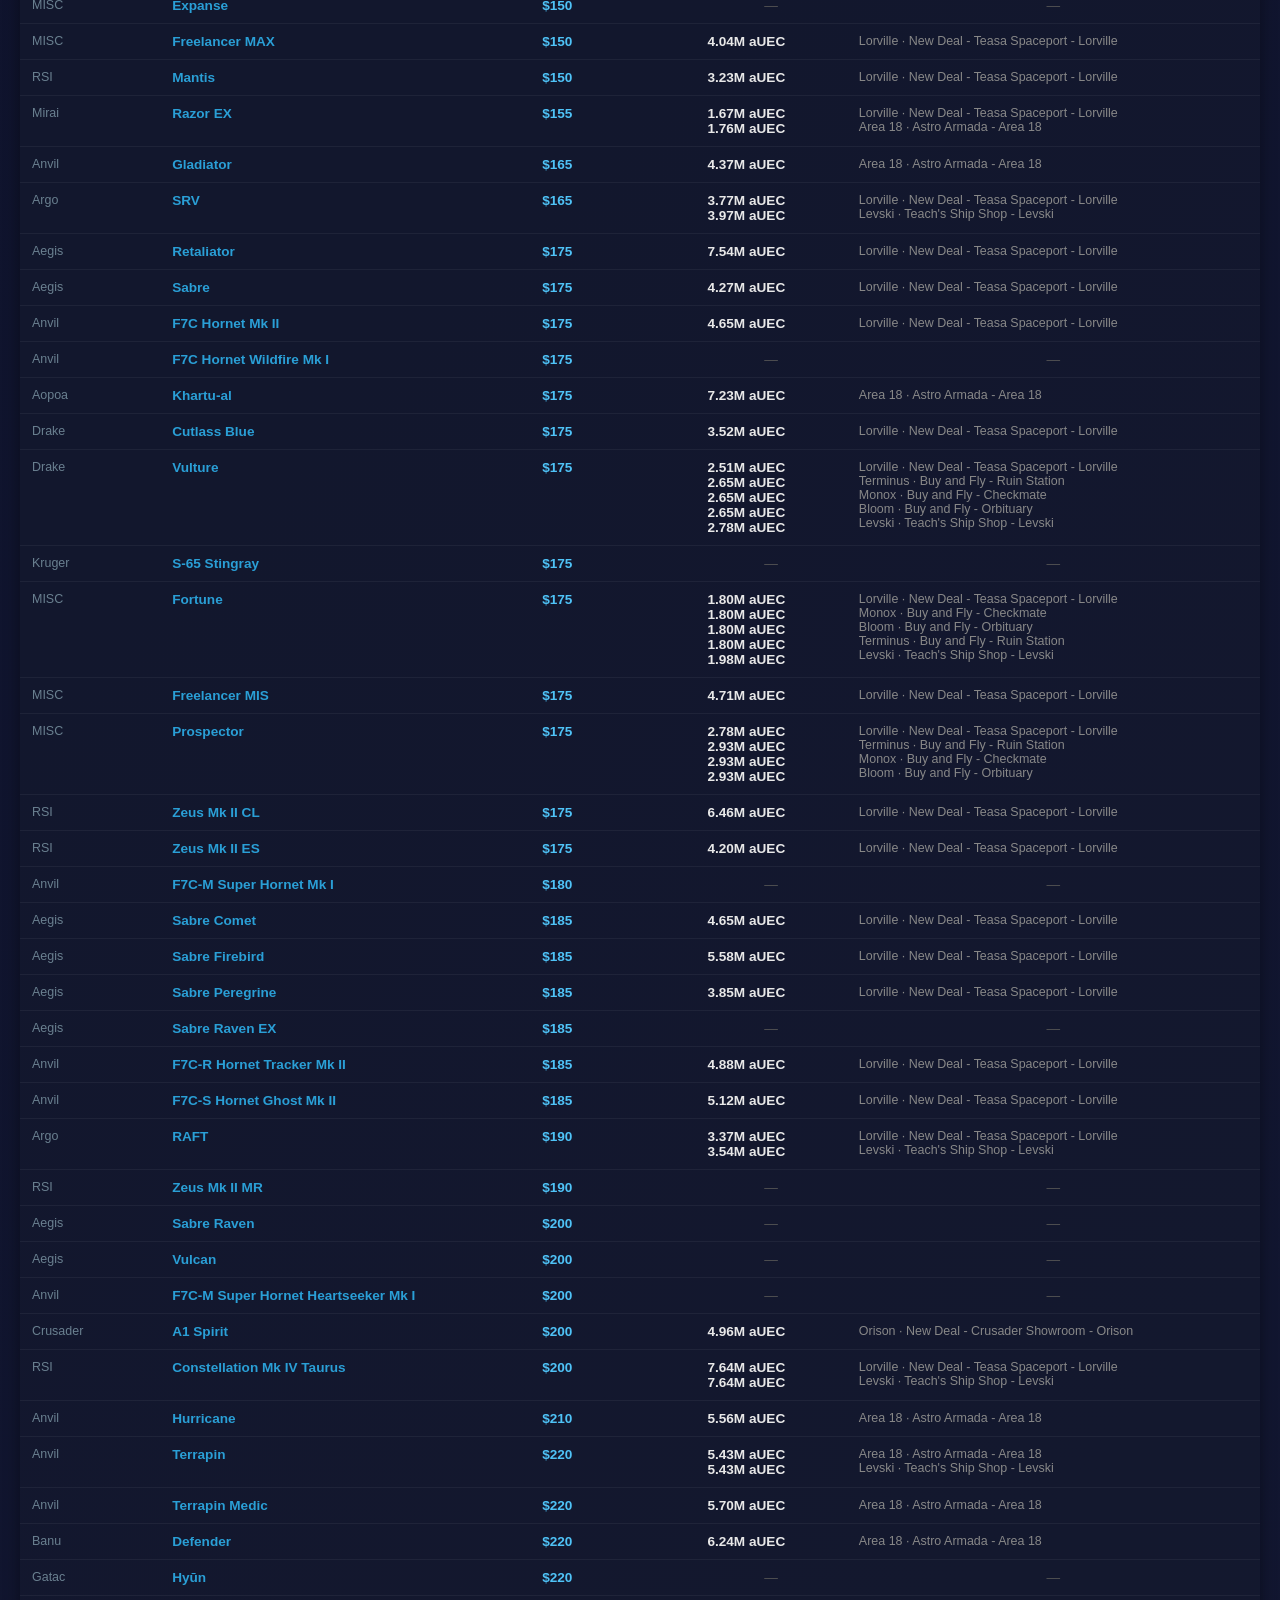
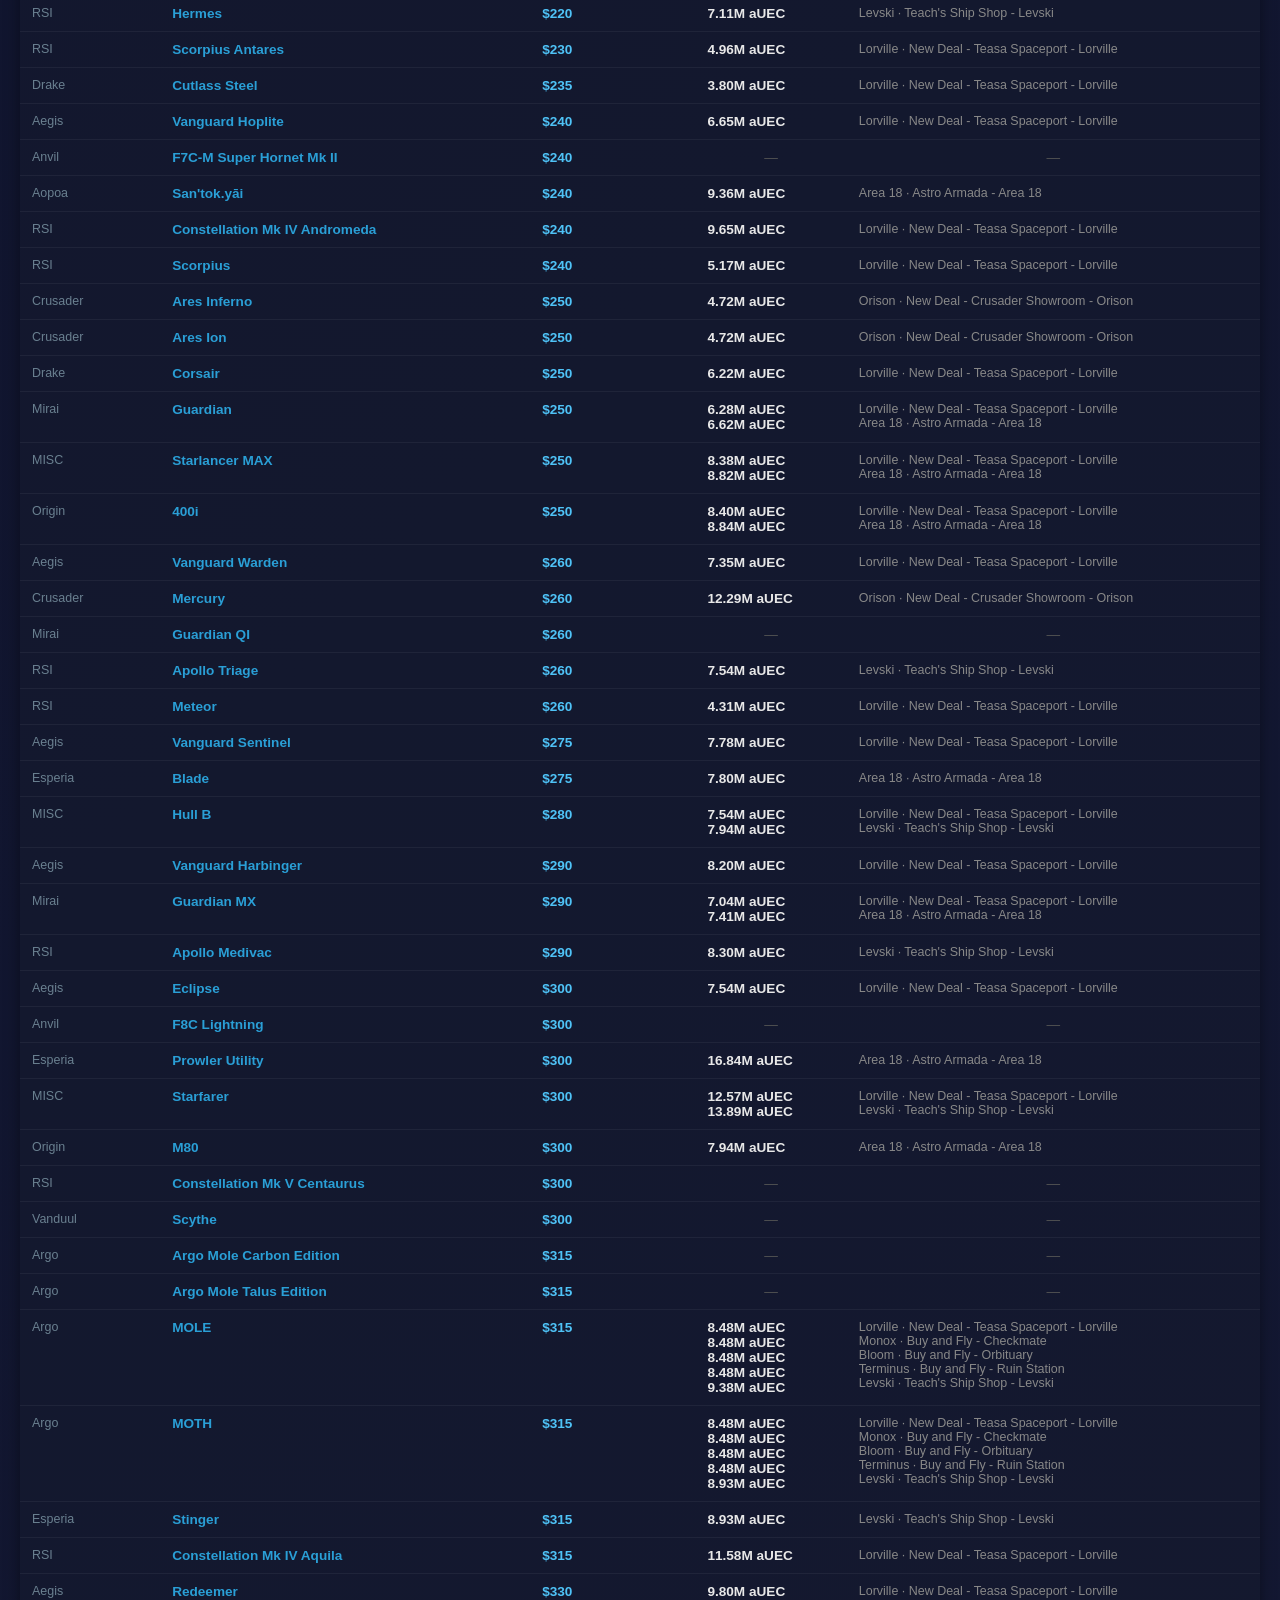
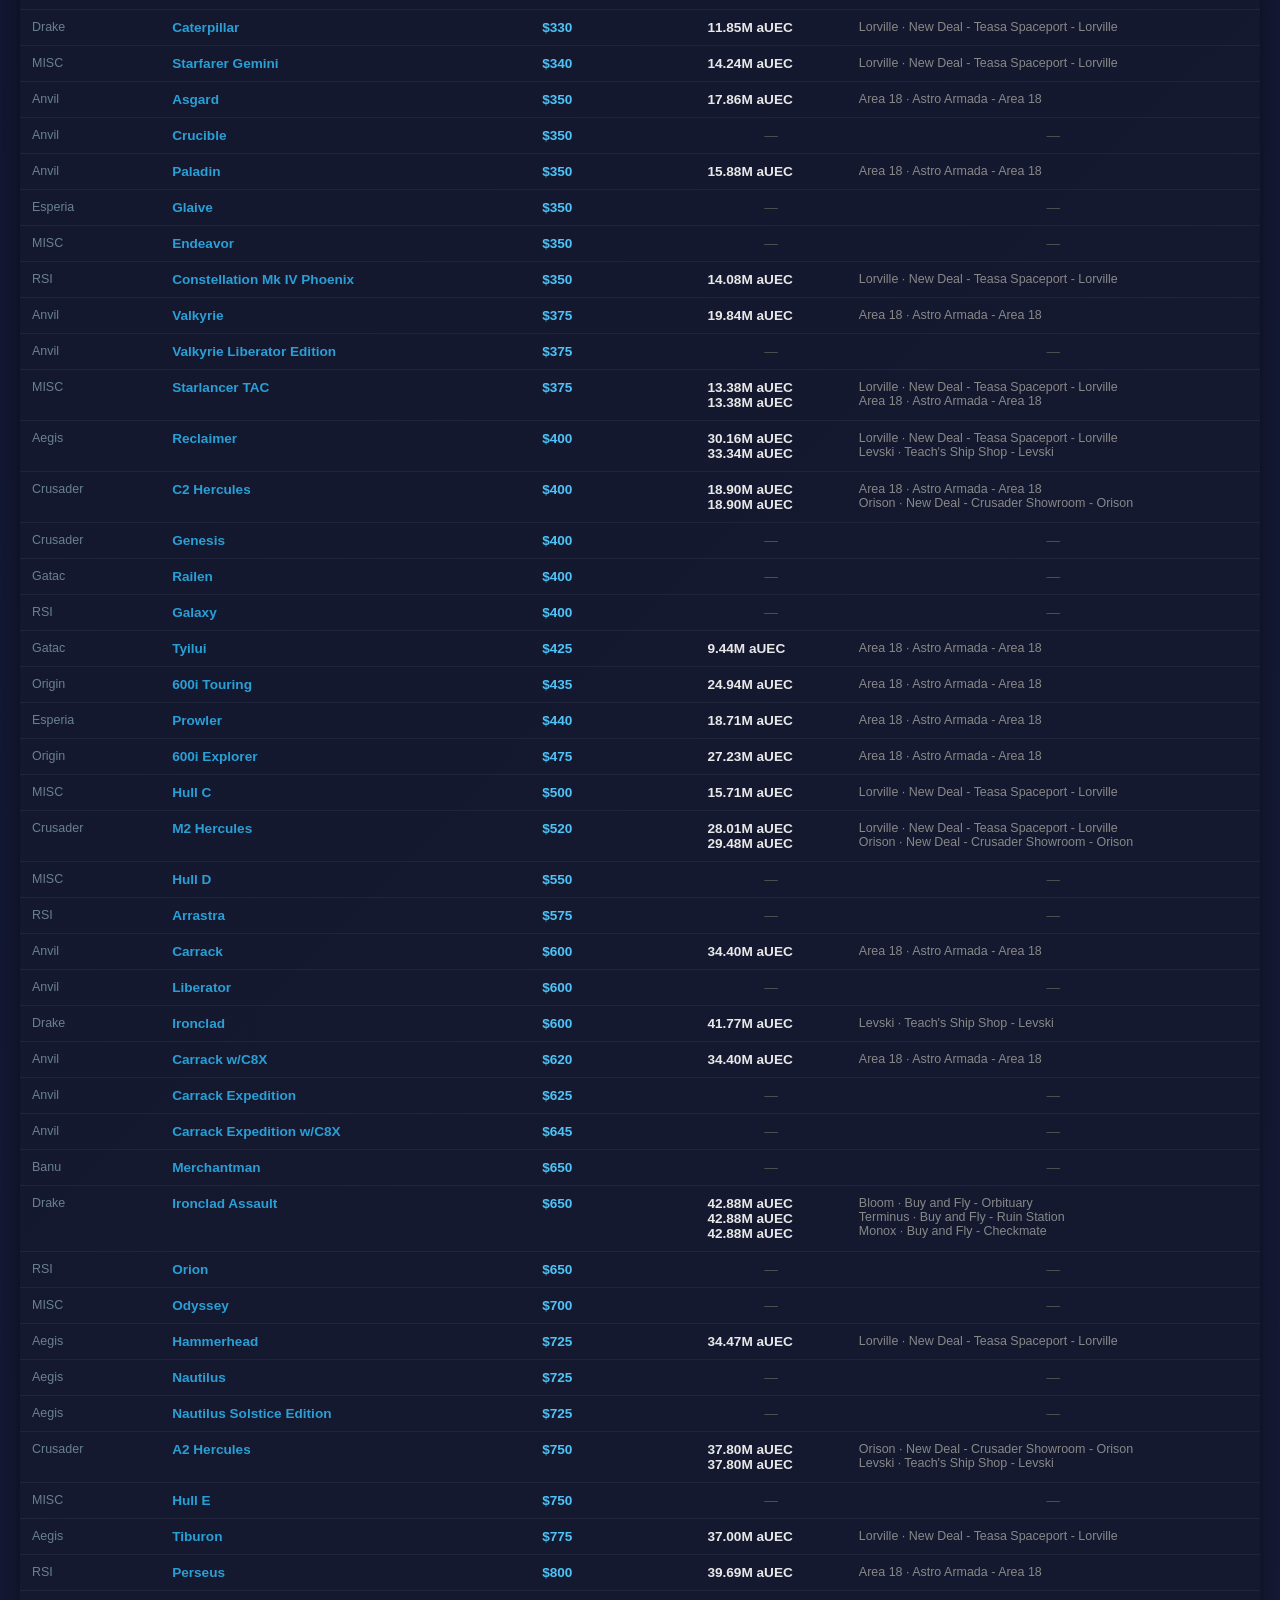
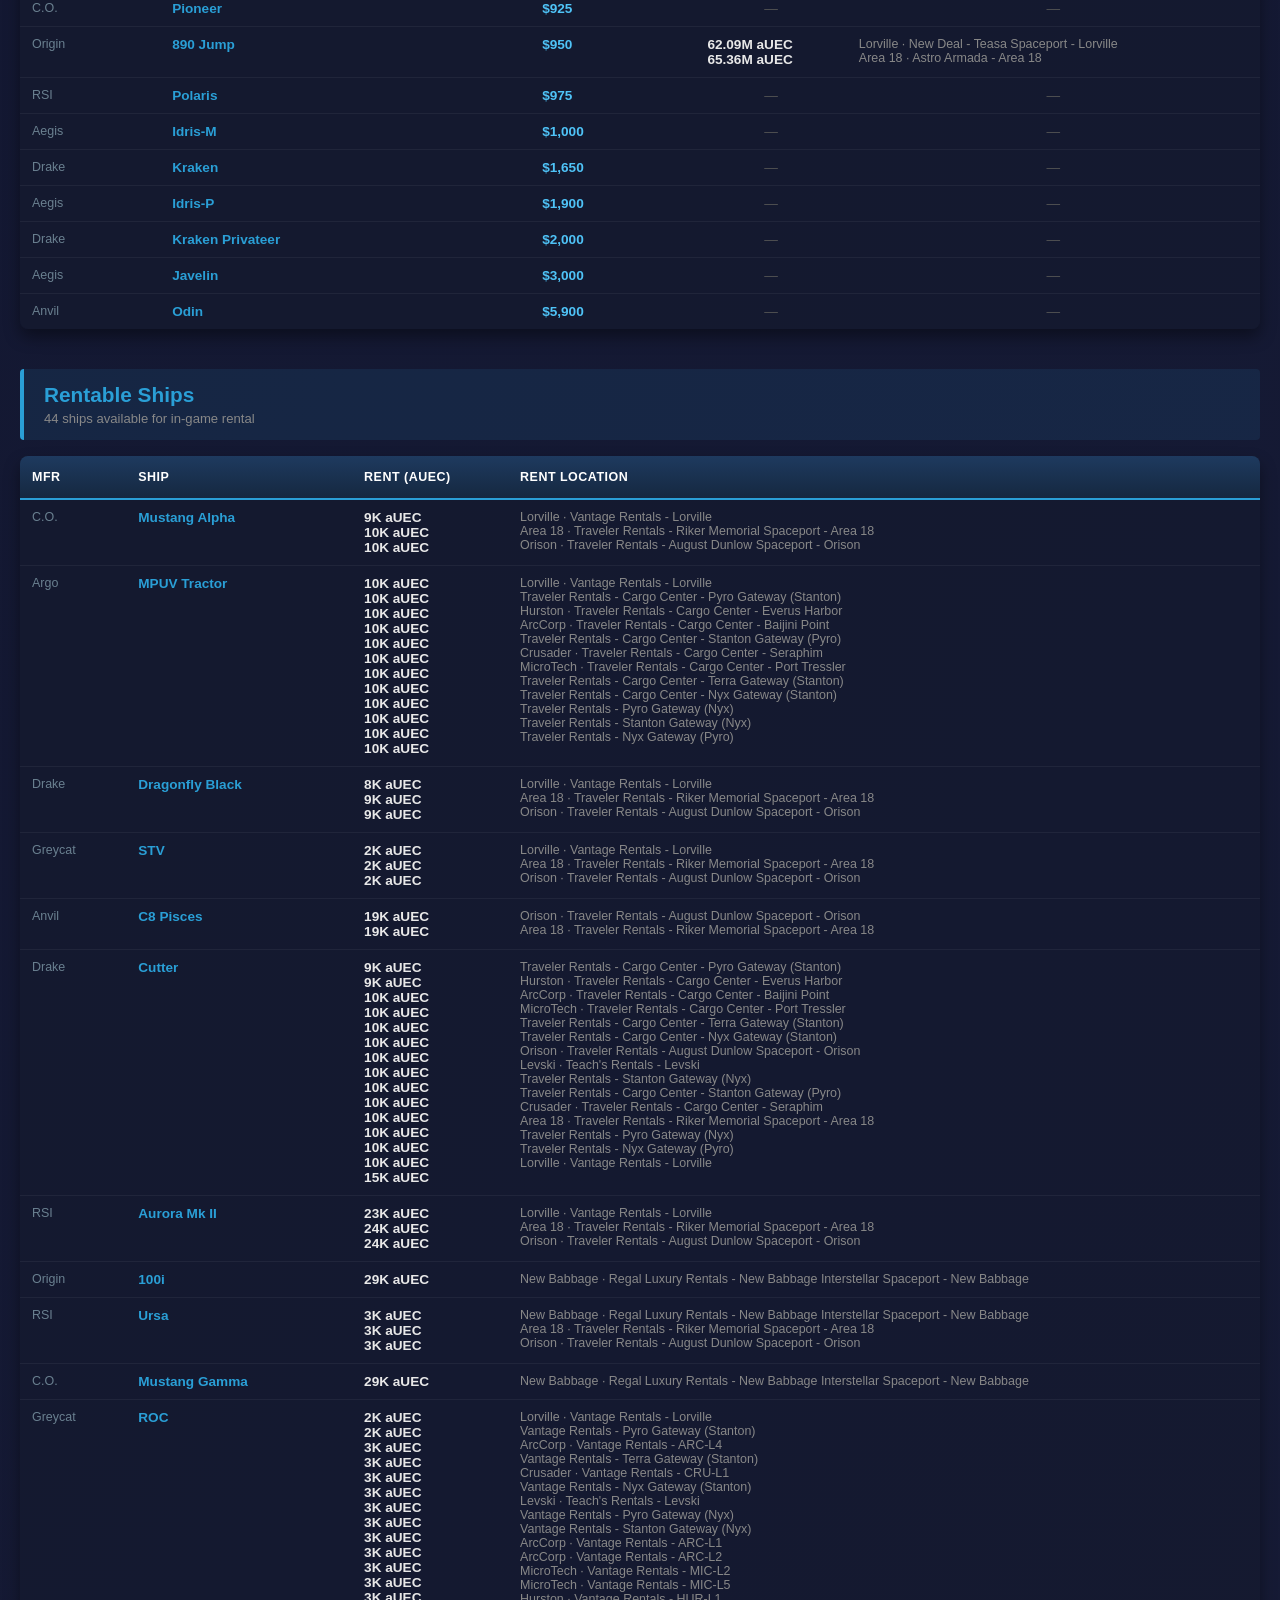
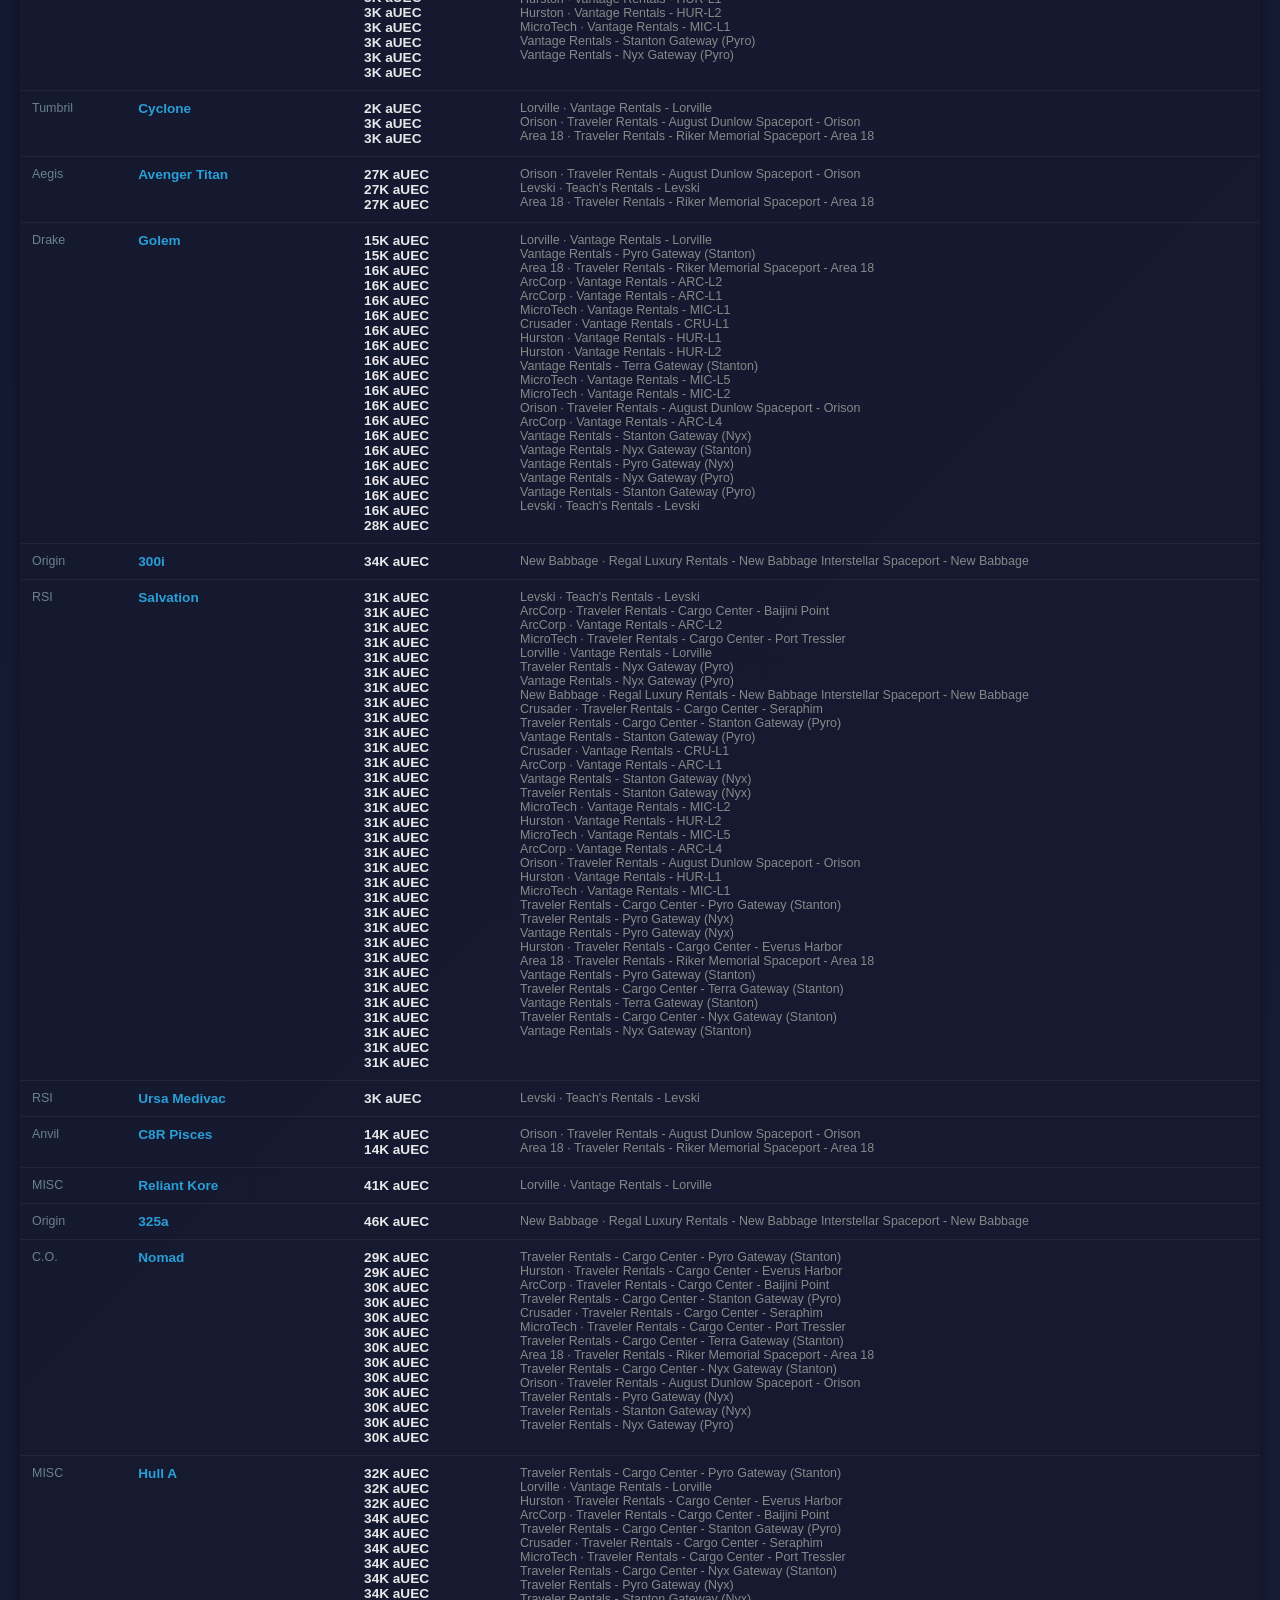
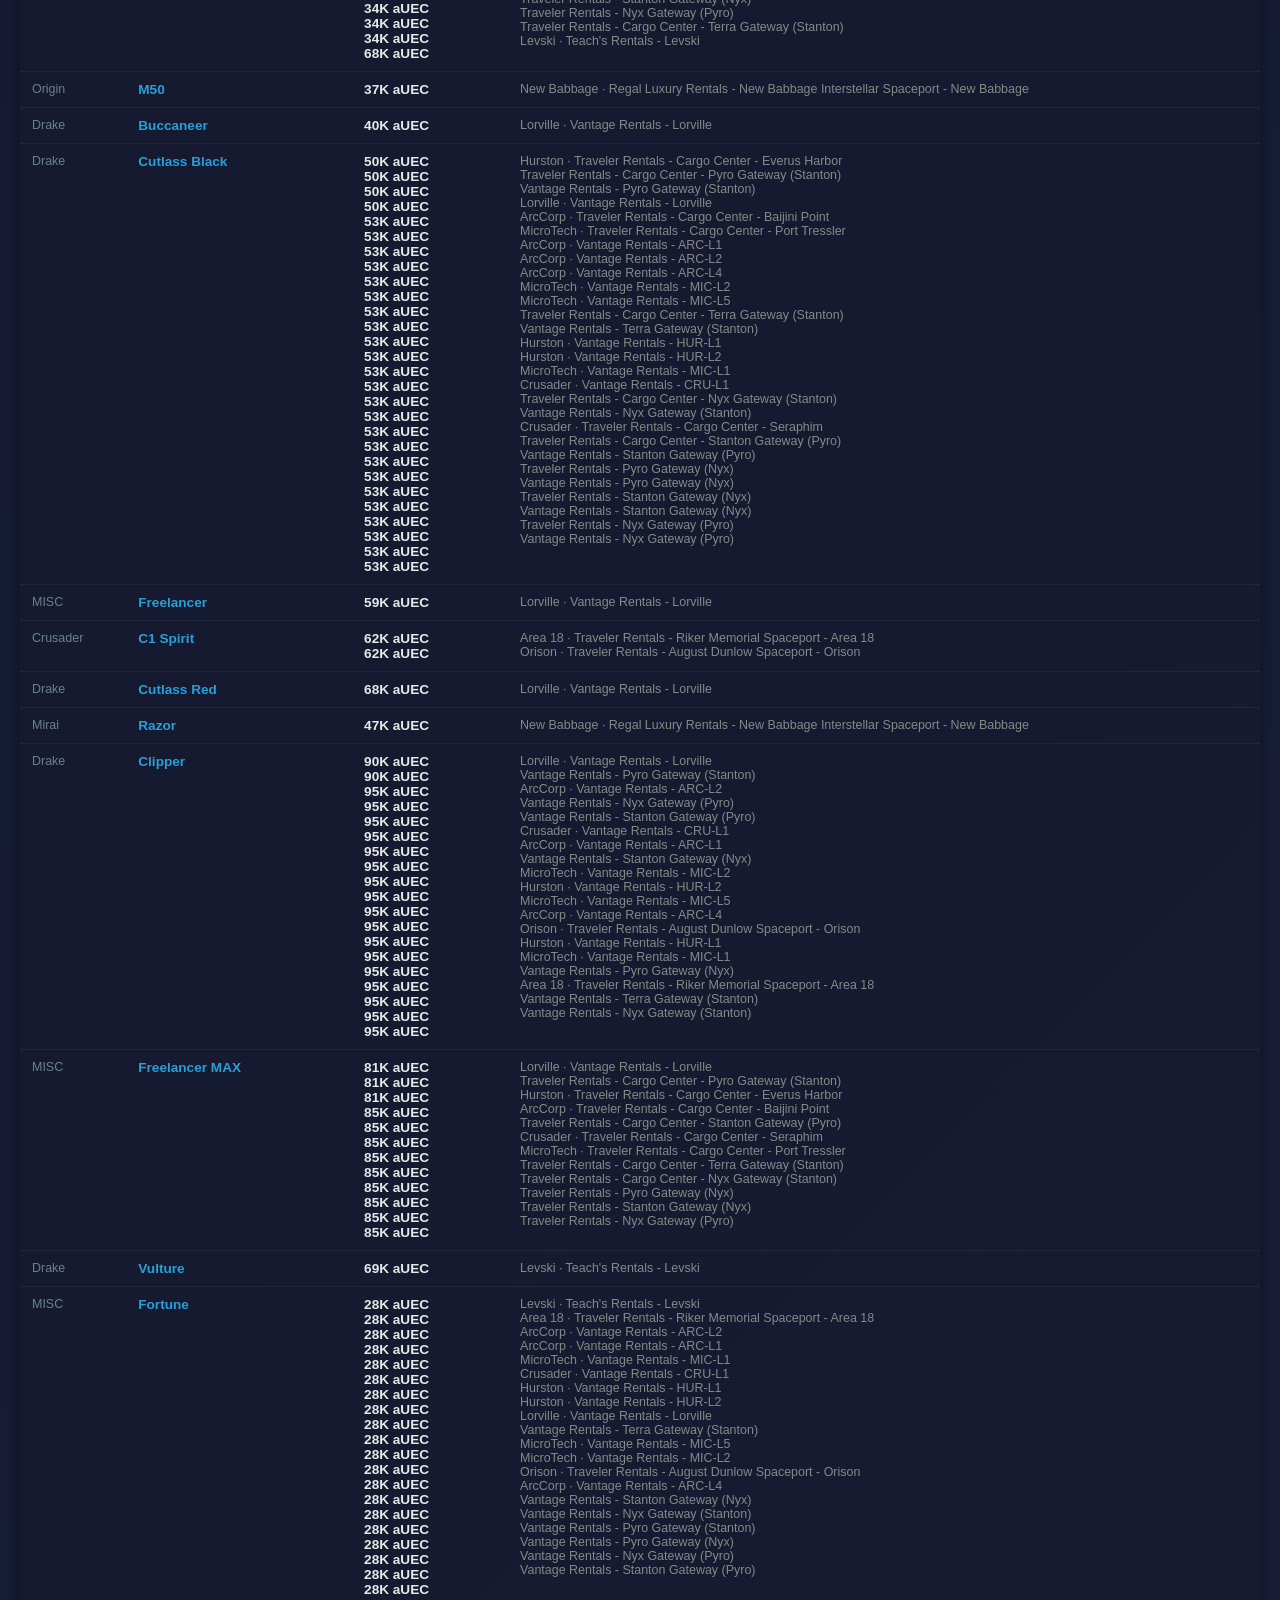
<file: docs/ship-prices/index.html>
<!DOCTYPE html>
<html lang="en">
<head>
  <meta charset="UTF-8"/>
  <meta name="viewport" content="width=device-width, initial-scale=1.0"/>
  <title>Ship Prices - Star Citizen</title>
  <style>
    *{margin:0;padding:0;box-sizing:border-box}
    body{background:linear-gradient(135deg,#0a0e27 0%,#1a1f3a 100%);color:#e8e8e8;font-family:'Segoe UI',Tahoma,Geneva,Verdana,sans-serif;min-height:100vh}
    header{background:rgba(10,14,39,.8);backdrop-filter:blur(10px);border-bottom:2px solid #2a9fd6;padding:20px 0;margin-bottom:30px;box-shadow:0 4px 6px rgba(0,0,0,.3)}
    h1{color:#fff;font-size:2rem;font-weight:600;text-align:center;text-shadow:0 0 20px rgba(42,159,214,.5)}
    .subtitle{text-align:center;color:#a0a0a0;font-size:.9rem;margin-top:8px}
    .container{max-width:1400px;margin:0 auto;padding:20px}
    .section-header{background:rgba(42,159,214,.1);border-left:4px solid #2a9fd6;padding:14px 20px;margin:40px 0 16px;border-radius:4px}
    .section-header:first-of-type{margin-top:0}
    .section-header h2{color:#2a9fd6;font-size:1.3rem;font-weight:600}
    .section-header p{color:#888;font-size:.82rem;margin-top:4px}
    .table-wrap{overflow-x:auto;border-radius:8px;box-shadow:0 8px 16px rgba(0,0,0,.4)}
    table{width:100%;border-collapse:separate;border-spacing:0;background:rgba(20,25,45,.6)}
    th{background:linear-gradient(180deg,#1e3a5f 0%,#152840 100%);color:#fff;font-weight:600;text-transform:uppercase;font-size:.78rem;letter-spacing:.5px;padding:14px 12px;text-align:left;border-bottom:2px solid #2a9fd6;white-space:nowrap}
    td{padding:10px 12px;border-bottom:1px solid rgba(255,255,255,.05);vertical-align:top;font-size:.85rem}
    tr:hover td{background:rgba(42,159,214,.08)}
    tr:last-child td{border-bottom:none}
    .mfr-col{font-size:.78rem;color:#6a8090;white-space:nowrap;min-width:60px}
    .ship-col{font-weight:600;color:#2a9fd6;min-width:160px}
    .pledge-price{font-weight:700;color:#4fc3f7}
    .price-val{display:block;font-weight:600;color:#e8e8e8;white-space:nowrap}
    .loc{display:block;color:#888;font-size:.78rem;white-space:nowrap}
    .no-data{color:#555;text-align:center}
    .stats{display:flex;gap:20px;justify-content:center;margin-bottom:30px;flex-wrap:wrap}
    .stat{background:rgba(42,159,214,.08);border:1px solid rgba(42,159,214,.2);border-radius:6px;padding:8px 20px;text-align:center}
    .stat-val{font-size:1.4rem;font-weight:700;color:#2a9fd6}
    .stat-lbl{font-size:.75rem;color:#888;margin-top:2px}
    .footer{margin-top:50px;padding:20px 0;border-top:1px solid rgba(42,159,214,.3);color:#888;font-size:.85rem;text-align:center}
    .footer a{color:#2a9fd6;text-decoration:none;margin:0 8px}
    .footer a:hover{color:#4fc3f7;text-decoration:underline}
</style>
</head>
<body>
<header>
  <div class="container">
    <h1>Ship Prices</h1>
    <div class="subtitle">Star Citizen · Pledge, In-Game Buy &amp; Rental Prices</div>
  </div>
</header>
<div class="container">
  <div class="stats">
    <div class="stat"><div class="stat-val">256</div><div class="stat-lbl">Ships</div></div>
    <div class="stat"><div class="stat-val">180</div><div class="stat-lbl">In-Game Buy</div></div>
    <div class="stat"><div class="stat-val">44</div><div class="stat-lbl">Rentable</div></div>
  </div>

  <div class="section-header">
    <h2>Ship Prices</h2>
    <p>Pledge prices from RSI · In-game aUEC prices from UEX Corp</p>
  </div>
  <div class="table-wrap">
    <table>
      <thead><tr>
        <th>Mfr</th>
        <th>Ship</th>
        <th>Pledge (USD)</th>
        <th>Buy (aUEC)</th>
        <th>Buy Location</th>
      </tr></thead>
      <tbody>
    <tr>
      <td class="mfr-col">Greycat</td>
      <td class="ship-col">PTV</td>
      <td><span class="pledge-price">$15</span></td>
      <td><span class="price-val">28K aUEC</span><span class="price-val">28K aUEC</span></td><td><span class="loc">Area 18 · Astro Armada - Area 18</span><span class="loc">Levski · Teach's Ship Shop - Levski</span></td>
    </tr>
    <tr>
      <td class="mfr-col">RSI</td>
      <td class="ship-col">Aurora Mk I ES</td>
      <td><span class="pledge-price">$20</span></td>
      <td class="no-data">—</td><td class="no-data">—</td>
    </tr>
    <tr>
      <td class="mfr-col">Kruger</td>
      <td class="ship-col">P-52 Merlin</td>
      <td><span class="pledge-price">$25</span></td>
      <td><span class="price-val">284K aUEC</span></td><td><span class="loc">Area 18 · Astro Armada - Area 18</span></td>
    </tr>
    <tr>
      <td class="mfr-col">C.O.</td>
      <td class="ship-col">HoverQuad</td>
      <td><span class="pledge-price">$30</span></td>
      <td><span class="price-val">54K aUEC</span><span class="price-val">57K aUEC</span></td><td><span class="loc">Lorville · New Deal - Teasa Spaceport - Lorville</span><span class="loc">Area 18 · Astro Armada - Area 18</span></td>
    </tr>
    <tr>
      <td class="mfr-col">C.O.</td>
      <td class="ship-col">Mustang Alpha</td>
      <td><span class="pledge-price">$30</span></td>
      <td><span class="price-val">610K aUEC</span><span class="price-val">643K aUEC</span></td><td><span class="loc">Lorville · New Deal - Teasa Spaceport - Lorville</span><span class="loc">Levski · Teach's Ship Shop - Levski</span></td>
    </tr>
    <tr>
      <td class="mfr-col">C.O.</td>
      <td class="ship-col">Mustang Alpha Vindicator</td>
      <td><span class="pledge-price">$30</span></td>
      <td class="no-data">—</td><td class="no-data">—</td>
    </tr>
    <tr>
      <td class="mfr-col">Mirai</td>
      <td class="ship-col">Pulse</td>
      <td><span class="pledge-price">$30</span></td>
      <td><span class="price-val">176K aUEC</span><span class="price-val">185K aUEC</span></td><td><span class="loc">Lorville · New Deal - Teasa Spaceport - Lorville</span><span class="loc">Area 18 · Astro Armada - Area 18</span></td>
    </tr>
    <tr>
      <td class="mfr-col">Mirai</td>
      <td class="ship-col">Pulse LX</td>
      <td><span class="pledge-price">$30</span></td>
      <td><span class="price-val">201K aUEC</span><span class="price-val">212K aUEC</span></td><td><span class="loc">Lorville · New Deal - Teasa Spaceport - Lorville</span><span class="loc">Area 18 · Astro Armada - Area 18</span></td>
    </tr>
    <tr>
      <td class="mfr-col">RSI</td>
      <td class="ship-col">Aurora Mk I MR</td>
      <td><span class="pledge-price">$30</span></td>
      <td class="no-data">—</td><td class="no-data">—</td>
    </tr>
    <tr>
      <td class="mfr-col">Argo</td>
      <td class="ship-col">MPUV Cargo</td>
      <td><span class="pledge-price">$35</span></td>
      <td><span class="price-val">314K aUEC</span></td><td><span class="loc">Lorville · New Deal - Teasa Spaceport - Lorville</span></td>
    </tr>
    <tr>
      <td class="mfr-col">Kruger</td>
      <td class="ship-col">P-72 Archimedes</td>
      <td><span class="pledge-price">$35</span></td>
      <td><span class="price-val">450K aUEC</span></td><td><span class="loc">Area 18 · Astro Armada - Area 18</span></td>
    </tr>
    <tr>
      <td class="mfr-col">RSI</td>
      <td class="ship-col">Aurora Mk I LX</td>
      <td><span class="pledge-price">$35</span></td>
      <td class="no-data">—</td><td class="no-data">—</td>
    </tr>
    <tr>
      <td class="mfr-col">Tumbril</td>
      <td class="ship-col">Ranger CV</td>
      <td><span class="pledge-price">$35</span></td>
      <td class="no-data">—</td><td class="no-data">—</td>
    </tr>
    <tr>
      <td class="mfr-col">Tumbril</td>
      <td class="ship-col">Ranger RC</td>
      <td><span class="pledge-price">$35</span></td>
      <td class="no-data">—</td><td class="no-data">—</td>
    </tr>
    <tr>
      <td class="mfr-col">Argo</td>
      <td class="ship-col">ATLS</td>
      <td><span class="pledge-price">$40</span></td>
      <td><span class="price-val">72K aUEC</span><span class="price-val">76K aUEC</span><span class="price-val">76K aUEC</span><span class="price-val">76K aUEC</span><span class="price-val">76K aUEC</span><span class="price-val">76K aUEC</span><span class="price-val">76K aUEC</span></td><td><span class="loc">Lorville · New Deal - Teasa Spaceport - Lorville</span><span class="loc">Area 18 · Astro Armada - Area 18</span><span class="loc">Orison · New Deal - Crusader Showroom - Orison</span><span class="loc">Terminus · Buy and Fly - Ruin Station</span><span class="loc">Monox · Buy and Fly - Checkmate</span><span class="loc">Bloom · Buy and Fly - Orbituary</span><span class="loc">Levski · Teach's Ship Shop - Levski</span></td>
    </tr>
    <tr>
      <td class="mfr-col">Argo</td>
      <td class="ship-col">MPUV Personnel</td>
      <td><span class="pledge-price">$40</span></td>
      <td><span class="price-val">359K aUEC</span></td><td><span class="loc">Lorville · New Deal - Teasa Spaceport - Lorville</span></td>
    </tr>
    <tr>
      <td class="mfr-col">Argo</td>
      <td class="ship-col">MPUV Tractor</td>
      <td><span class="pledge-price">$40</span></td>
      <td><span class="price-val">395K aUEC</span><span class="price-val">416K aUEC</span></td><td><span class="loc">Lorville · New Deal - Teasa Spaceport - Lorville</span><span class="loc">Levski · Teach's Ship Shop - Levski</span></td>
    </tr>
    <tr>
      <td class="mfr-col">C.O.</td>
      <td class="ship-col">Mustang Beta</td>
      <td><span class="pledge-price">$40</span></td>
      <td><span class="price-val">622K aUEC</span></td><td><span class="loc">Lorville · New Deal - Teasa Spaceport - Lorville</span></td>
    </tr>
    <tr>
      <td class="mfr-col">Drake</td>
      <td class="ship-col">Dragonfly Black</td>
      <td><span class="pledge-price">$40</span></td>
      <td><span class="price-val">326K aUEC</span><span class="price-val">343K aUEC</span><span class="price-val">343K aUEC</span><span class="price-val">343K aUEC</span></td><td><span class="loc">Lorville · New Deal - Teasa Spaceport - Lorville</span><span class="loc">Terminus · Buy and Fly - Ruin Station</span><span class="loc">Monox · Buy and Fly - Checkmate</span><span class="loc">Bloom · Buy and Fly - Orbituary</span></td>
    </tr>
    <tr>
      <td class="mfr-col">Drake</td>
      <td class="ship-col">Dragonfly Yellowjacket</td>
      <td><span class="pledge-price">$40</span></td>
      <td class="no-data">—</td><td class="no-data">—</td>
    </tr>
    <tr>
      <td class="mfr-col">Greycat</td>
      <td class="ship-col">STV</td>
      <td><span class="pledge-price">$40</span></td>
      <td><span class="price-val">76K aUEC</span><span class="price-val">76K aUEC</span><span class="price-val">76K aUEC</span><span class="price-val">76K aUEC</span></td><td><span class="loc">Area 18 · Astro Armada - Area 18</span><span class="loc">Terminus · Buy and Fly - Ruin Station</span><span class="loc">Monox · Buy and Fly - Checkmate</span><span class="loc">Bloom · Buy and Fly - Orbituary</span></td>
    </tr>
    <tr>
      <td class="mfr-col">Greycat</td>
      <td class="ship-col">UTV</td>
      <td><span class="pledge-price">$40</span></td>
      <td><span class="price-val">76K aUEC</span><span class="price-val">76K aUEC</span><span class="price-val">76K aUEC</span><span class="price-val">76K aUEC</span></td><td><span class="loc">Area 18 · Astro Armada - Area 18</span><span class="loc">Monox · Buy and Fly - Checkmate</span><span class="loc">Bloom · Buy and Fly - Orbituary</span><span class="loc">Terminus · Buy and Fly - Ruin Station</span></td>
    </tr>
    <tr>
      <td class="mfr-col">Kruger</td>
      <td class="ship-col">P-72 Archimedes Emerald</td>
      <td><span class="pledge-price">$40</span></td>
      <td class="no-data">—</td><td class="no-data">—</td>
    </tr>
    <tr>
      <td class="mfr-col">RSI</td>
      <td class="ship-col">Aurora Mk I LN</td>
      <td><span class="pledge-price">$40</span></td>
      <td class="no-data">—</td><td class="no-data">—</td>
    </tr>
    <tr>
      <td class="mfr-col">Tumbril</td>
      <td class="ship-col">Ranger TR</td>
      <td><span class="pledge-price">$40</span></td>
      <td class="no-data">—</td><td class="no-data">—</td>
    </tr>
    <tr>
      <td class="mfr-col">Anvil</td>
      <td class="ship-col">C8 Pisces</td>
      <td><span class="pledge-price">$45</span></td>
      <td><span class="price-val">745K aUEC</span></td><td><span class="loc">Area 18 · Astro Armada - Area 18</span></td>
    </tr>
    <tr>
      <td class="mfr-col">Anvil</td>
      <td class="ship-col">C8X Pisces Expedition</td>
      <td><span class="pledge-price">$45</span></td>
      <td><span class="price-val">516K aUEC</span></td><td><span class="loc">Area 18 · Astro Armada - Area 18</span></td>
    </tr>
    <tr>
      <td class="mfr-col">Aopoa</td>
      <td class="ship-col">Nox</td>
      <td><span class="pledge-price">$45</span></td>
      <td><span class="price-val">723K aUEC</span></td><td><span class="loc">Area 18 · Astro Armada - Area 18</span></td>
    </tr>
    <tr>
      <td class="mfr-col">Aopoa</td>
      <td class="ship-col">Nox Kue</td>
      <td><span class="pledge-price">$45</span></td>
      <td class="no-data">—</td><td class="no-data">—</td>
    </tr>
    <tr>
      <td class="mfr-col">Argo</td>
      <td class="ship-col">ATLS GEO</td>
      <td><span class="pledge-price">$45</span></td>
      <td><span class="price-val">86K aUEC</span><span class="price-val">91K aUEC</span><span class="price-val">91K aUEC</span><span class="price-val">91K aUEC</span><span class="price-val">91K aUEC</span><span class="price-val">91K aUEC</span><span class="price-val">91K aUEC</span></td><td><span class="loc">Lorville · New Deal - Teasa Spaceport - Lorville</span><span class="loc">Area 18 · Astro Armada - Area 18</span><span class="loc">Bloom · Buy and Fly - Orbituary</span><span class="loc">Monox · Buy and Fly - Checkmate</span><span class="loc">Orison · New Deal - Crusader Showroom - Orison</span><span class="loc">Terminus · Buy and Fly - Ruin Station</span><span class="loc">Levski · Teach's Ship Shop - Levski</span></td>
    </tr>
    <tr>
      <td class="mfr-col">Argo</td>
      <td class="ship-col">CSV-SM</td>
      <td><span class="pledge-price">$45</span></td>
      <td><span class="price-val">359K aUEC</span><span class="price-val">378K aUEC</span><span class="price-val">378K aUEC</span><span class="price-val">378K aUEC</span><span class="price-val">378K aUEC</span><span class="price-val">378K aUEC</span></td><td><span class="loc">Lorville · New Deal - Teasa Spaceport - Lorville</span><span class="loc">Terminus · Buy and Fly - Ruin Station</span><span class="loc">Area 18 · Astro Armada - Area 18</span><span class="loc">Monox · Buy and Fly - Checkmate</span><span class="loc">Bloom · Buy and Fly - Orbituary</span><span class="loc">Orison · New Deal - Crusader Showroom - Orison</span></td>
    </tr>
    <tr>
      <td class="mfr-col">Drake</td>
      <td class="ship-col">Cutter</td>
      <td><span class="pledge-price">$45</span></td>
      <td><span class="price-val">603K aUEC</span><span class="price-val">635K aUEC</span></td><td><span class="loc">Lorville · New Deal - Teasa Spaceport - Lorville</span><span class="loc">Levski · Teach's Ship Shop - Levski</span></td>
    </tr>
    <tr>
      <td class="mfr-col">Drake</td>
      <td class="ship-col">Mule</td>
      <td><span class="pledge-price">$45</span></td>
      <td><span class="price-val">65K aUEC</span><span class="price-val">68K aUEC</span></td><td><span class="loc">Lorville · New Deal - Teasa Spaceport - Lorville</span><span class="loc">Levski · Teach's Ship Shop - Levski</span></td>
    </tr>
    <tr>
      <td class="mfr-col">Origin</td>
      <td class="ship-col">X1</td>
      <td><span class="pledge-price">$45</span></td>
      <td><span class="price-val">106K aUEC</span></td><td><span class="loc">Area 18 · Astro Armada - Area 18</span></td>
    </tr>
    <tr>
      <td class="mfr-col">RSI</td>
      <td class="ship-col">Aurora Mk I CL</td>
      <td><span class="pledge-price">$45</span></td>
      <td class="no-data">—</td><td class="no-data">—</td>
    </tr>
    <tr>
      <td class="mfr-col">RSI</td>
      <td class="ship-col">Aurora Mk II</td>
      <td><span class="pledge-price">$45</span></td>
      <td><span class="price-val">905K aUEC</span><span class="price-val">905K aUEC</span></td><td><span class="loc">Lorville · New Deal - Teasa Spaceport - Lorville</span><span class="loc">Levski · Teach's Ship Shop - Levski</span></td>
    </tr>
    <tr>
      <td class="mfr-col">RSI</td>
      <td class="ship-col">Skylark</td>
      <td><span class="pledge-price">$45</span></td>
      <td class="no-data">—</td><td class="no-data">—</td>
    </tr>
    <tr>
      <td class="mfr-col">Argo</td>
      <td class="ship-col">ATLS IKTI Akuma</td>
      <td><span class="pledge-price">$50</span></td>
      <td class="no-data">—</td><td class="no-data">—</td>
    </tr>
    <tr>
      <td class="mfr-col">Drake</td>
      <td class="ship-col">Cutter Rambler</td>
      <td><span class="pledge-price">$50</span></td>
      <td><span class="price-val">704K aUEC</span></td><td><span class="loc">Lorville · New Deal - Teasa Spaceport - Lorville</span></td>
    </tr>
    <tr>
      <td class="mfr-col">Drake</td>
      <td class="ship-col">Cutter Scout</td>
      <td><span class="pledge-price">$50</span></td>
      <td><span class="price-val">670K aUEC</span></td><td><span class="loc">Lorville · New Deal - Teasa Spaceport - Lorville</span></td>
    </tr>
    <tr>
      <td class="mfr-col">Greycat</td>
      <td class="ship-col">MDC</td>
      <td><span class="pledge-price">$50</span></td>
      <td><span class="price-val">121K aUEC</span><span class="price-val">121K aUEC</span><span class="price-val">121K aUEC</span><span class="price-val">128K aUEC</span></td><td><span class="loc">Terminus · Buy and Fly - Ruin Station</span><span class="loc">Bloom · Buy and Fly - Orbituary</span><span class="loc">Monox · Buy and Fly - Checkmate</span><span class="loc">Lorville · New Deal - Teasa Spaceport - Lorville</span></td>
    </tr>
    <tr>
      <td class="mfr-col">Greycat</td>
      <td class="ship-col">MTC</td>
      <td><span class="pledge-price">$50</span></td>
      <td><span class="price-val">72K aUEC</span><span class="price-val">72K aUEC</span><span class="price-val">72K aUEC</span><span class="price-val">76K aUEC</span></td><td><span class="loc">Monox · Buy and Fly - Checkmate</span><span class="loc">Terminus · Buy and Fly - Ruin Station</span><span class="loc">Bloom · Buy and Fly - Orbituary</span><span class="loc">Lorville · New Deal - Teasa Spaceport - Lorville</span></td>
    </tr>
    <tr>
      <td class="mfr-col">Origin</td>
      <td class="ship-col">100i</td>
      <td><span class="pledge-price">$50</span></td>
      <td><span class="price-val">1.09M aUEC</span><span class="price-val">1.15M aUEC</span></td><td><span class="loc">Lorville · New Deal - Teasa Spaceport - Lorville</span><span class="loc">Area 18 · Astro Armada - Area 18</span></td>
    </tr>
    <tr>
      <td class="mfr-col">Origin</td>
      <td class="ship-col">85X</td>
      <td><span class="pledge-price">$50</span></td>
      <td><span class="price-val">545K aUEC</span></td><td><span class="loc">Lorville · New Deal - Teasa Spaceport - Lorville</span></td>
    </tr>
    <tr>
      <td class="mfr-col">Origin</td>
      <td class="ship-col">X1 Velocity</td>
      <td><span class="pledge-price">$50</span></td>
      <td><span class="price-val">113K aUEC</span><span class="price-val">119K aUEC</span></td><td><span class="loc">Lorville · New Deal - Teasa Spaceport - Lorville</span><span class="loc">Area 18 · Astro Armada - Area 18</span></td>
    </tr>
    <tr>
      <td class="mfr-col">RSI</td>
      <td class="ship-col">Ursa</td>
      <td><span class="pledge-price">$50</span></td>
      <td><span class="price-val">108K aUEC</span></td><td><span class="loc">Lorville · New Deal - Teasa Spaceport - Lorville</span></td>
    </tr>
    <tr>
      <td class="mfr-col">C.O.</td>
      <td class="ship-col">Mustang Gamma</td>
      <td><span class="pledge-price">$55</span></td>
      <td><span class="price-val">1.18M aUEC</span></td><td><span class="loc">Area 18 · Astro Armada - Area 18</span></td>
    </tr>
    <tr>
      <td class="mfr-col">C.O.</td>
      <td class="ship-col">Mustang Omega</td>
      <td><span class="pledge-price">$55</span></td>
      <td class="no-data">—</td><td class="no-data">—</td>
    </tr>
    <tr>
      <td class="mfr-col">Drake</td>
      <td class="ship-col">Pitbull</td>
      <td><span class="pledge-price">$55</span></td>
      <td><span class="price-val">606K aUEC</span><span class="price-val">606K aUEC</span><span class="price-val">606K aUEC</span><span class="price-val">638K aUEC</span></td><td><span class="loc">Bloom · Buy and Fly - Orbituary</span><span class="loc">Terminus · Buy and Fly - Ruin Station</span><span class="loc">Monox · Buy and Fly - Checkmate</span><span class="loc">Levski · Teach's Ship Shop - Levski</span></td>
    </tr>
    <tr>
      <td class="mfr-col">Greycat</td>
      <td class="ship-col">ROC</td>
      <td><span class="pledge-price">$55</span></td>
      <td><span class="price-val">99K aUEC</span><span class="price-val">104K aUEC</span></td><td><span class="loc">Lorville · New Deal - Teasa Spaceport - Lorville</span><span class="loc">Levski · Teach's Ship Shop - Levski</span></td>
    </tr>
    <tr>
      <td class="mfr-col">Mirai</td>
      <td class="ship-col">Fury</td>
      <td><span class="pledge-price">$55</span></td>
      <td><span class="price-val">691K aUEC</span><span class="price-val">728K aUEC</span></td><td><span class="loc">Lorville · New Deal - Teasa Spaceport - Lorville</span><span class="loc">Area 18 · Astro Armada - Area 18</span></td>
    </tr>
    <tr>
      <td class="mfr-col">Mirai</td>
      <td class="ship-col">Fury LX</td>
      <td><span class="pledge-price">$55</span></td>
      <td><span class="price-val">825K aUEC</span></td><td><span class="loc">Area 18 · Astro Armada - Area 18</span></td>
    </tr>
    <tr>
      <td class="mfr-col">Mirai</td>
      <td class="ship-col">Fury MX</td>
      <td><span class="pledge-price">$55</span></td>
      <td><span class="price-val">691K aUEC</span></td><td><span class="loc">Lorville · New Deal - Teasa Spaceport - Lorville</span></td>
    </tr>
    <tr>
      <td class="mfr-col">Origin</td>
      <td class="ship-col">X1 Force</td>
      <td><span class="pledge-price">$55</span></td>
      <td><span class="price-val">126K aUEC</span><span class="price-val">132K aUEC</span></td><td><span class="loc">Lorville · New Deal - Teasa Spaceport - Lorville</span><span class="loc">Area 18 · Astro Armada - Area 18</span></td>
    </tr>
    <tr>
      <td class="mfr-col">RSI</td>
      <td class="ship-col">Ursa Fortuna</td>
      <td><span class="pledge-price">$55</span></td>
      <td class="no-data">—</td><td class="no-data">—</td>
    </tr>
    <tr>
      <td class="mfr-col">Tumbril</td>
      <td class="ship-col">Cyclone</td>
      <td><span class="pledge-price">$55</span></td>
      <td><span class="price-val">99K aUEC</span><span class="price-val">104K aUEC</span><span class="price-val">104K aUEC</span><span class="price-val">104K aUEC</span></td><td><span class="loc">Lorville · New Deal - Teasa Spaceport - Lorville</span><span class="loc">Terminus · Buy and Fly - Ruin Station</span><span class="loc">Monox · Buy and Fly - Checkmate</span><span class="loc">Bloom · Buy and Fly - Orbituary</span></td>
    </tr>
    <tr>
      <td class="mfr-col">Aegis</td>
      <td class="ship-col">Avenger Stalker</td>
      <td><span class="pledge-price">$60</span></td>
      <td><span class="price-val">1.51M aUEC</span></td><td><span class="loc">Lorville · New Deal - Teasa Spaceport - Lorville</span></td>
    </tr>
    <tr>
      <td class="mfr-col">Aegis</td>
      <td class="ship-col">Avenger Titan</td>
      <td><span class="pledge-price">$60</span></td>
      <td><span class="price-val">1.29M aUEC</span><span class="price-val">1.36M aUEC</span></td><td><span class="loc">Lorville · New Deal - Teasa Spaceport - Lorville</span><span class="loc">Levski · Teach's Ship Shop - Levski</span></td>
    </tr>
    <tr>
      <td class="mfr-col">Drake</td>
      <td class="ship-col">Golem</td>
      <td><span class="pledge-price">$60</span></td>
      <td><span class="price-val">1.01M aUEC</span><span class="price-val">1.01M aUEC</span><span class="price-val">1.01M aUEC</span><span class="price-val">1.01M aUEC</span><span class="price-val">1.11M aUEC</span></td><td><span class="loc">Lorville · New Deal - Teasa Spaceport - Lorville</span><span class="loc">Monox · Buy and Fly - Checkmate</span><span class="loc">Bloom · Buy and Fly - Orbituary</span><span class="loc">Terminus · Buy and Fly - Ruin Station</span><span class="loc">Levski · Teach's Ship Shop - Levski</span></td>
    </tr>
    <tr>
      <td class="mfr-col">MISC</td>
      <td class="ship-col">Starlite</td>
      <td><span class="pledge-price">$60</span></td>
      <td><span class="price-val">1.06M aUEC</span><span class="price-val">1.06M aUEC</span></td><td><span class="loc">Lorville · New Deal - Teasa Spaceport - Lorville</span><span class="loc">Levski · Teach's Ship Shop - Levski</span></td>
    </tr>
    <tr>
      <td class="mfr-col">Origin</td>
      <td class="ship-col">125a</td>
      <td><span class="pledge-price">$60</span></td>
      <td><span class="price-val">1.51M aUEC</span></td><td><span class="loc">Lorville · New Deal - Teasa Spaceport - Lorville</span></td>
    </tr>
    <tr>
      <td class="mfr-col">Origin</td>
      <td class="ship-col">300i</td>
      <td><span class="pledge-price">$60</span></td>
      <td><span class="price-val">1.38M aUEC</span></td><td><span class="loc">Area 18 · Astro Armada - Area 18</span></td>
    </tr>
    <tr>
      <td class="mfr-col">Origin</td>
      <td class="ship-col">G12</td>
      <td><span class="pledge-price">$60</span></td>
      <td class="no-data">—</td><td class="no-data">—</td>
    </tr>
    <tr>
      <td class="mfr-col">Origin</td>
      <td class="ship-col">G12r</td>
      <td><span class="pledge-price">$60</span></td>
      <td class="no-data">—</td><td class="no-data">—</td>
    </tr>
    <tr>
      <td class="mfr-col">RSI</td>
      <td class="ship-col">Aurora Mk I SE</td>
      <td><span class="pledge-price">$60</span></td>
      <td class="no-data">—</td><td class="no-data">—</td>
    </tr>
    <tr>
      <td class="mfr-col">RSI</td>
      <td class="ship-col">Lynx</td>
      <td><span class="pledge-price">$60</span></td>
      <td><span class="price-val">129K aUEC</span></td><td><span class="loc">Lorville · New Deal - Teasa Spaceport - Lorville</span></td>
    </tr>
    <tr>
      <td class="mfr-col">RSI</td>
      <td class="ship-col">Salvation</td>
      <td><span class="pledge-price">$60</span></td>
      <td><span class="price-val">1.19M aUEC</span></td><td><span class="loc">Levski · Teach's Ship Shop - Levski</span></td>
    </tr>
    <tr>
      <td class="mfr-col">RSI</td>
      <td class="ship-col">Ursa Medivac</td>
      <td><span class="pledge-price">$60</span></td>
      <td><span class="price-val">119K aUEC</span><span class="price-val">119K aUEC</span></td><td><span class="loc">Lorville · New Deal - Teasa Spaceport - Lorville</span><span class="loc">Levski · Teach's Ship Shop - Levski</span></td>
    </tr>
    <tr>
      <td class="mfr-col">Anvil</td>
      <td class="ship-col">C8R Pisces</td>
      <td><span class="pledge-price">$65</span></td>
      <td><span class="price-val">556K aUEC</span></td><td><span class="loc">Area 18 · Astro Armada - Area 18</span></td>
    </tr>
    <tr>
      <td class="mfr-col">C.O.</td>
      <td class="ship-col">Mustang Delta</td>
      <td><span class="pledge-price">$65</span></td>
      <td><span class="price-val">1.23M aUEC</span></td><td><span class="loc">Area 18 · Astro Armada - Area 18</span></td>
    </tr>
    <tr>
      <td class="mfr-col">Crusader</td>
      <td class="ship-col">Intrepid</td>
      <td><span class="pledge-price">$65</span></td>
      <td><span class="price-val">1.17M aUEC</span><span class="price-val">1.23M aUEC</span><span class="price-val">1.23M aUEC</span></td><td><span class="loc">Lorville · New Deal - Teasa Spaceport - Lorville</span><span class="loc">Area 18 · Astro Armada - Area 18</span><span class="loc">Orison · New Deal - Crusader Showroom - Orison</span></td>
    </tr>
    <tr>
      <td class="mfr-col">MISC</td>
      <td class="ship-col">Reliant Kore</td>
      <td><span class="pledge-price">$65</span></td>
      <td><span class="price-val">1.63M aUEC</span><span class="price-val">1.72M aUEC</span></td><td><span class="loc">Lorville · New Deal - Teasa Spaceport - Lorville</span><span class="loc">Levski · Teach's Ship Shop - Levski</span></td>
    </tr>
    <tr>
      <td class="mfr-col">Origin</td>
      <td class="ship-col">135c</td>
      <td><span class="pledge-price">$65</span></td>
      <td><span class="price-val">1.49M aUEC</span></td><td><span class="loc">Area 18 · Astro Armada - Area 18</span></td>
    </tr>
    <tr>
      <td class="mfr-col">Origin</td>
      <td class="ship-col">315p</td>
      <td><span class="pledge-price">$65</span></td>
      <td><span class="price-val">1.49M aUEC</span></td><td><span class="loc">Area 18 · Astro Armada - Area 18</span></td>
    </tr>
    <tr>
      <td class="mfr-col">Origin</td>
      <td class="ship-col">G12a</td>
      <td><span class="pledge-price">$65</span></td>
      <td class="no-data">—</td><td class="no-data">—</td>
    </tr>
    <tr>
      <td class="mfr-col">Tumbril</td>
      <td class="ship-col">Cyclone RC</td>
      <td><span class="pledge-price">$65</span></td>
      <td><span class="price-val">117K aUEC</span></td><td><span class="loc">Lorville · New Deal - Teasa Spaceport - Lorville</span></td>
    </tr>
    <tr>
      <td class="mfr-col">Tumbril</td>
      <td class="ship-col">Cyclone RN</td>
      <td><span class="pledge-price">$65</span></td>
      <td><span class="price-val">117K aUEC</span></td><td><span class="loc">Lorville · New Deal - Teasa Spaceport - Lorville</span></td>
    </tr>
    <tr>
      <td class="mfr-col">Tumbril</td>
      <td class="ship-col">Cyclone TR</td>
      <td><span class="pledge-price">$65</span></td>
      <td><span class="price-val">117K aUEC</span></td><td><span class="loc">Lorville · New Deal - Teasa Spaceport - Lorville</span></td>
    </tr>
    <tr>
      <td class="mfr-col">Gatac</td>
      <td class="ship-col">Syulen</td>
      <td><span class="pledge-price">$70</span></td>
      <td><span class="price-val">2.08M aUEC</span></td><td><span class="loc">Area 18 · Astro Armada - Area 18</span></td>
    </tr>
    <tr>
      <td class="mfr-col">Origin</td>
      <td class="ship-col">325a</td>
      <td><span class="pledge-price">$70</span></td>
      <td><span class="price-val">1.85M aUEC</span></td><td><span class="loc">Area 18 · Astro Armada - Area 18</span></td>
    </tr>
    <tr>
      <td class="mfr-col">Aegis</td>
      <td class="ship-col">Avenger Titan Renegade</td>
      <td><span class="pledge-price">$75</span></td>
      <td><span class="price-val">1.76M aUEC</span></td><td><span class="loc">Lorville · New Deal - Teasa Spaceport - Lorville</span></td>
    </tr>
    <tr>
      <td class="mfr-col">Anvil</td>
      <td class="ship-col">Arrow</td>
      <td><span class="pledge-price">$75</span></td>
      <td><span class="price-val">1.98M aUEC</span><span class="price-val">1.98M aUEC</span></td><td><span class="loc">Area 18 · Astro Armada - Area 18</span><span class="loc">Levski · Teach's Ship Shop - Levski</span></td>
    </tr>
    <tr>
      <td class="mfr-col">Greycat</td>
      <td class="ship-col">ROC-DS</td>
      <td><span class="pledge-price">$75</span></td>
      <td><span class="price-val">135K aUEC</span><span class="price-val">142K aUEC</span></td><td><span class="loc">Lorville · New Deal - Teasa Spaceport - Lorville</span><span class="loc">Levski · Teach's Ship Shop - Levski</span></td>
    </tr>
    <tr>
      <td class="mfr-col">MISC</td>
      <td class="ship-col">Reliant Tana</td>
      <td><span class="pledge-price">$75</span></td>
      <td><span class="price-val">1.89M aUEC</span></td><td><span class="loc">Lorville · New Deal - Teasa Spaceport - Lorville</span></td>
    </tr>
    <tr>
      <td class="mfr-col">Tumbril</td>
      <td class="ship-col">Cyclone MT</td>
      <td><span class="pledge-price">$75</span></td>
      <td><span class="price-val">135K aUEC</span></td><td><span class="loc">Lorville · New Deal - Teasa Spaceport - Lorville</span></td>
    </tr>
    <tr>
      <td class="mfr-col">Anvil</td>
      <td class="ship-col">Spartan</td>
      <td><span class="pledge-price">$80</span></td>
      <td class="no-data">—</td><td class="no-data">—</td>
    </tr>
    <tr>
      <td class="mfr-col">C.O.</td>
      <td class="ship-col">Nomad</td>
      <td><span class="pledge-price">$80</span></td>
      <td><span class="price-val">1.44M aUEC</span><span class="price-val">1.59M aUEC</span></td><td><span class="loc">Lorville · New Deal - Teasa Spaceport - Lorville</span><span class="loc">Levski · Teach's Ship Shop - Levski</span></td>
    </tr>
    <tr>
      <td class="mfr-col">Tumbril</td>
      <td class="ship-col">Cyclone AA</td>
      <td><span class="pledge-price">$80</span></td>
      <td><span class="price-val">144K aUEC</span></td><td><span class="loc">Lorville · New Deal - Teasa Spaceport - Lorville</span></td>
    </tr>
    <tr>
      <td class="mfr-col">Aegis</td>
      <td class="ship-col">Avenger Warlock</td>
      <td><span class="pledge-price">$85</span></td>
      <td><span class="price-val">2.14M aUEC</span></td><td><span class="loc">Lorville · New Deal - Teasa Spaceport - Lorville</span></td>
    </tr>
    <tr>
      <td class="mfr-col">Drake</td>
      <td class="ship-col">Herald</td>
      <td><span class="pledge-price">$85</span></td>
      <td><span class="price-val">1.22M aUEC</span></td><td><span class="loc">Lorville · New Deal - Teasa Spaceport - Lorville</span></td>
    </tr>
    <tr>
      <td class="mfr-col">MISC</td>
      <td class="ship-col">Reliant Sen</td>
      <td><span class="pledge-price">$85</span></td>
      <td><span class="price-val">2.14M aUEC</span></td><td><span class="loc">Lorville · New Deal - Teasa Spaceport - Lorville</span></td>
    </tr>
    <tr>
      <td class="mfr-col">Aegis</td>
      <td class="ship-col">Gladius</td>
      <td><span class="pledge-price">$90</span></td>
      <td><span class="price-val">2.26M aUEC</span><span class="price-val">2.38M aUEC</span></td><td><span class="loc">Lorville · New Deal - Teasa Spaceport - Lorville</span><span class="loc">Levski · Teach's Ship Shop - Levski</span></td>
    </tr>
    <tr>
      <td class="mfr-col">Drake</td>
      <td class="ship-col">Golem OX</td>
      <td><span class="pledge-price">$90</span></td>
      <td><span class="price-val">1.15M aUEC</span><span class="price-val">1.15M aUEC</span><span class="price-val">1.15M aUEC</span><span class="price-val">1.15M aUEC</span></td><td><span class="loc">Lorville · New Deal - Teasa Spaceport - Lorville</span><span class="loc">Monox · Buy and Fly - Checkmate</span><span class="loc">Bloom · Buy and Fly - Orbituary</span><span class="loc">Terminus · Buy and Fly - Ruin Station</span></td>
    </tr>
    <tr>
      <td class="mfr-col">Tumbril</td>
      <td class="ship-col">Storm</td>
      <td><span class="pledge-price">$90</span></td>
      <td><span class="price-val">431K aUEC</span></td><td><span class="loc">Lorville · New Deal - Teasa Spaceport - Lorville</span></td>
    </tr>
    <tr>
      <td class="mfr-col">MISC</td>
      <td class="ship-col">Reliant Mako</td>
      <td><span class="pledge-price">$95</span></td>
      <td><span class="price-val">2.39M aUEC</span></td><td><span class="loc">Lorville · New Deal - Teasa Spaceport - Lorville</span></td>
    </tr>
    <tr>
      <td class="mfr-col">Anvil</td>
      <td class="ship-col">Hawk</td>
      <td><span class="pledge-price">$100</span></td>
      <td><span class="price-val">2.65M aUEC</span></td><td><span class="loc">Area 18 · Astro Armada - Area 18</span></td>
    </tr>
    <tr>
      <td class="mfr-col">Kruger</td>
      <td class="ship-col">L-21 Wolf</td>
      <td><span class="pledge-price">$100</span></td>
      <td><span class="price-val">2.38M aUEC</span></td><td><span class="loc">Area 18 · Astro Armada - Area 18</span></td>
    </tr>
    <tr>
      <td class="mfr-col">MISC</td>
      <td class="ship-col">Hull A</td>
      <td><span class="pledge-price">$100</span></td>
      <td><span class="price-val">1.62M aUEC</span><span class="price-val">1.70M aUEC</span></td><td><span class="loc">Lorville · New Deal - Teasa Spaceport - Lorville</span><span class="loc">Levski · Teach's Ship Shop - Levski</span></td>
    </tr>
    <tr>
      <td class="mfr-col">Origin</td>
      <td class="ship-col">M50</td>
      <td><span class="pledge-price">$100</span></td>
      <td><span class="price-val">1.42M aUEC</span><span class="price-val">1.50M aUEC</span></td><td><span class="loc">Lorville · New Deal - Teasa Spaceport - Lorville</span><span class="loc">Area 18 · Astro Armada - Area 18</span></td>
    </tr>
    <tr>
      <td class="mfr-col">Tumbril</td>
      <td class="ship-col">Storm AA</td>
      <td><span class="pledge-price">$100</span></td>
      <td><span class="price-val">452K aUEC</span></td><td><span class="loc">Lorville · New Deal - Teasa Spaceport - Lorville</span></td>
    </tr>
    <tr>
      <td class="mfr-col">Aegis</td>
      <td class="ship-col">Gladius Pirate Edition</td>
      <td><span class="pledge-price">$110</span></td>
      <td class="no-data">—</td><td class="no-data">—</td>
    </tr>
    <tr>
      <td class="mfr-col">Aegis</td>
      <td class="ship-col">Gladius Valiant</td>
      <td><span class="pledge-price">$110</span></td>
      <td><span class="price-val">2.77M aUEC</span></td><td><span class="loc">Lorville · New Deal - Teasa Spaceport - Lorville</span></td>
    </tr>
    <tr>
      <td class="mfr-col">Anvil</td>
      <td class="ship-col">Centurion</td>
      <td><span class="pledge-price">$110</span></td>
      <td class="no-data">—</td><td class="no-data">—</td>
    </tr>
    <tr>
      <td class="mfr-col">Drake</td>
      <td class="ship-col">Buccaneer</td>
      <td><span class="pledge-price">$110</span></td>
      <td><span class="price-val">1.58M aUEC</span><span class="price-val">1.66M aUEC</span><span class="price-val">1.66M aUEC</span><span class="price-val">1.66M aUEC</span></td><td><span class="loc">Lorville · New Deal - Teasa Spaceport - Lorville</span><span class="loc">Terminus · Buy and Fly - Ruin Station</span><span class="loc">Monox · Buy and Fly - Checkmate</span><span class="loc">Bloom · Buy and Fly - Orbituary</span></td>
    </tr>
    <tr>
      <td class="mfr-col">Drake</td>
      <td class="ship-col">Cutlass Black</td>
      <td><span class="pledge-price">$110</span></td>
      <td><span class="price-val">2.01M aUEC</span></td><td><span class="loc">Lorville · New Deal - Teasa Spaceport - Lorville</span></td>
    </tr>
    <tr>
      <td class="mfr-col">Grey's Market</td>
      <td class="ship-col">Basher</td>
      <td><span class="pledge-price">$110</span></td>
      <td><span class="price-val">3.17M aUEC</span><span class="price-val">3.17M aUEC</span><span class="price-val">3.17M aUEC</span></td><td><span class="loc">Bloom · Buy and Fly - Orbituary</span><span class="loc">Terminus · Buy and Fly - Ruin Station</span><span class="loc">Monox · Buy and Fly - Checkmate</span></td>
    </tr>
    <tr>
      <td class="mfr-col">MISC</td>
      <td class="ship-col">Freelancer</td>
      <td><span class="pledge-price">$110</span></td>
      <td><span class="price-val">2.96M aUEC</span></td><td><span class="loc">Lorville · New Deal - Teasa Spaceport - Lorville</span></td>
    </tr>
    <tr>
      <td class="mfr-col">Esperia</td>
      <td class="ship-col">Talon</td>
      <td><span class="pledge-price">$115</span></td>
      <td><span class="price-val">3.26M aUEC</span></td><td><span class="loc">Area 18 · Astro Armada - Area 18</span></td>
    </tr>
    <tr>
      <td class="mfr-col">Esperia</td>
      <td class="ship-col">Talon Shrike</td>
      <td><span class="pledge-price">$115</span></td>
      <td><span class="price-val">3.26M aUEC</span></td><td><span class="loc">Area 18 · Astro Armada - Area 18</span></td>
    </tr>
    <tr>
      <td class="mfr-col">Anvil</td>
      <td class="ship-col">Legionnaire</td>
      <td><span class="pledge-price">$120</span></td>
      <td class="no-data">—</td><td class="no-data">—</td>
    </tr>
    <tr>
      <td class="mfr-col">Kruger</td>
      <td class="ship-col">L-22 Alpha Wolf</td>
      <td><span class="pledge-price">$120</span></td>
      <td><span class="price-val">4.54M aUEC</span></td><td><span class="loc">Area 18 · Astro Armada - Area 18</span></td>
    </tr>
    <tr>
      <td class="mfr-col">Tumbril</td>
      <td class="ship-col">Nova</td>
      <td><span class="pledge-price">$120</span></td>
      <td><span class="price-val">862K aUEC</span><span class="price-val">907K aUEC</span><span class="price-val">907K aUEC</span><span class="price-val">907K aUEC</span></td><td><span class="loc">Lorville · New Deal - Teasa Spaceport - Lorville</span><span class="loc">Terminus · Buy and Fly - Ruin Station</span><span class="loc">Monox · Buy and Fly - Checkmate</span><span class="loc">Bloom · Buy and Fly - Orbituary</span></td>
    </tr>
    <tr>
      <td class="mfr-col">Anvil</td>
      <td class="ship-col">F7A Hornet Mk I</td>
      <td><span class="pledge-price">$125</span></td>
      <td class="no-data">—</td><td class="no-data">—</td>
    </tr>
    <tr>
      <td class="mfr-col">Anvil</td>
      <td class="ship-col">F7C Hornet Mk I</td>
      <td><span class="pledge-price">$125</span></td>
      <td class="no-data">—</td><td class="no-data">—</td>
    </tr>
    <tr>
      <td class="mfr-col">Crusader</td>
      <td class="ship-col">C1 Spirit</td>
      <td><span class="pledge-price">$125</span></td>
      <td><span class="price-val">3.12M aUEC</span></td><td><span class="loc">Orison · New Deal - Crusader Showroom - Orison</span></td>
    </tr>
    <tr>
      <td class="mfr-col">Origin</td>
      <td class="ship-col">350r</td>
      <td><span class="pledge-price">$125</span></td>
      <td><span class="price-val">3.75M aUEC</span></td><td><span class="loc">Area 18 · Astro Armada - Area 18</span></td>
    </tr>
    <tr>
      <td class="mfr-col">Drake</td>
      <td class="ship-col">Cutlass Red</td>
      <td><span class="pledge-price">$135</span></td>
      <td><span class="price-val">2.71M aUEC</span><span class="price-val">2.86M aUEC</span><span class="price-val">2.86M aUEC</span><span class="price-val">2.86M aUEC</span></td><td><span class="loc">Lorville · New Deal - Teasa Spaceport - Lorville</span><span class="loc">Terminus · Buy and Fly - Ruin Station</span><span class="loc">Monox · Buy and Fly - Checkmate</span><span class="loc">Bloom · Buy and Fly - Orbituary</span></td>
    </tr>
    <tr>
      <td class="mfr-col">MISC</td>
      <td class="ship-col">Freelancer DUR</td>
      <td><span class="pledge-price">$135</span></td>
      <td><span class="price-val">3.15M aUEC</span><span class="price-val">3.32M aUEC</span></td><td><span class="loc">Lorville · New Deal - Teasa Spaceport - Lorville</span><span class="loc">Levski · Teach's Ship Shop - Levski</span></td>
    </tr>
    <tr>
      <td class="mfr-col">Anvil</td>
      <td class="ship-col">Anvil Ballista Dunestalker</td>
      <td><span class="pledge-price">$140</span></td>
      <td class="no-data">—</td><td class="no-data">—</td>
    </tr>
    <tr>
      <td class="mfr-col">Anvil</td>
      <td class="ship-col">Anvil Ballista Snowblind</td>
      <td><span class="pledge-price">$140</span></td>
      <td class="no-data">—</td><td class="no-data">—</td>
    </tr>
    <tr>
      <td class="mfr-col">Anvil</td>
      <td class="ship-col">Ballista</td>
      <td><span class="pledge-price">$140</span></td>
      <td class="no-data">—</td><td class="no-data">—</td>
    </tr>
    <tr>
      <td class="mfr-col">Anvil</td>
      <td class="ship-col">F7C-S Hornet Ghost Mk I</td>
      <td><span class="pledge-price">$140</span></td>
      <td class="no-data">—</td><td class="no-data">—</td>
    </tr>
    <tr>
      <td class="mfr-col">Mirai</td>
      <td class="ship-col">Razor</td>
      <td><span class="pledge-price">$145</span></td>
      <td><span class="price-val">1.77M aUEC</span></td><td><span class="loc">Lorville · New Deal - Teasa Spaceport - Lorville</span></td>
    </tr>
    <tr>
      <td class="mfr-col">Anvil</td>
      <td class="ship-col">F7C-R Hornet Tracker Mk I</td>
      <td><span class="pledge-price">$150</span></td>
      <td class="no-data">—</td><td class="no-data">—</td>
    </tr>
    <tr>
      <td class="mfr-col">Crusader</td>
      <td class="ship-col">E1 Spirit</td>
      <td><span class="pledge-price">$150</span></td>
      <td class="no-data">—</td><td class="no-data">—</td>
    </tr>
    <tr>
      <td class="mfr-col">Drake</td>
      <td class="ship-col">Clipper</td>
      <td><span class="pledge-price">$150</span></td>
      <td><span class="price-val">3.62M aUEC</span><span class="price-val">3.62M aUEC</span><span class="price-val">3.62M aUEC</span><span class="price-val">3.62M aUEC</span><span class="price-val">3.81M aUEC</span></td><td><span class="loc">Terminus · Buy and Fly - Ruin Station</span><span class="loc">Lorville · New Deal - Teasa Spaceport - Lorville</span><span class="loc">Monox · Buy and Fly - Checkmate</span><span class="loc">Bloom · Buy and Fly - Orbituary</span><span class="loc">Levski · Teach's Ship Shop - Levski</span></td>
    </tr>
    <tr>
      <td class="mfr-col">Drake</td>
      <td class="ship-col">Marauder</td>
      <td><span class="pledge-price">$150</span></td>
      <td class="no-data">—</td><td class="no-data">—</td>
    </tr>
    <tr>
      <td class="mfr-col">Grey's Market</td>
      <td class="ship-col">Shiv</td>
      <td><span class="pledge-price">$150</span></td>
      <td><span class="price-val">5.56M aUEC</span></td><td><span class="loc">Levski · Teach's Ship Shop - Levski</span></td>
    </tr>
    <tr>
      <td class="mfr-col">Mirai</td>
      <td class="ship-col">Razor LX</td>
      <td><span class="pledge-price">$150</span></td>
      <td><span class="price-val">1.83M aUEC</span><span class="price-val">1.93M aUEC</span></td><td><span class="loc">Lorville · New Deal - Teasa Spaceport - Lorville</span><span class="loc">Area 18 · Astro Armada - Area 18</span></td>
    </tr>
    <tr>
      <td class="mfr-col">MISC</td>
      <td class="ship-col">Expanse</td>
      <td><span class="pledge-price">$150</span></td>
      <td class="no-data">—</td><td class="no-data">—</td>
    </tr>
    <tr>
      <td class="mfr-col">MISC</td>
      <td class="ship-col">Freelancer MAX</td>
      <td><span class="pledge-price">$150</span></td>
      <td><span class="price-val">4.04M aUEC</span></td><td><span class="loc">Lorville · New Deal - Teasa Spaceport - Lorville</span></td>
    </tr>
    <tr>
      <td class="mfr-col">RSI</td>
      <td class="ship-col">Mantis</td>
      <td><span class="pledge-price">$150</span></td>
      <td><span class="price-val">3.23M aUEC</span></td><td><span class="loc">Lorville · New Deal - Teasa Spaceport - Lorville</span></td>
    </tr>
    <tr>
      <td class="mfr-col">Mirai</td>
      <td class="ship-col">Razor EX</td>
      <td><span class="pledge-price">$155</span></td>
      <td><span class="price-val">1.67M aUEC</span><span class="price-val">1.76M aUEC</span></td><td><span class="loc">Lorville · New Deal - Teasa Spaceport - Lorville</span><span class="loc">Area 18 · Astro Armada - Area 18</span></td>
    </tr>
    <tr>
      <td class="mfr-col">Anvil</td>
      <td class="ship-col">Gladiator</td>
      <td><span class="pledge-price">$165</span></td>
      <td><span class="price-val">4.37M aUEC</span></td><td><span class="loc">Area 18 · Astro Armada - Area 18</span></td>
    </tr>
    <tr>
      <td class="mfr-col">Argo</td>
      <td class="ship-col">SRV</td>
      <td><span class="pledge-price">$165</span></td>
      <td><span class="price-val">3.77M aUEC</span><span class="price-val">3.97M aUEC</span></td><td><span class="loc">Lorville · New Deal - Teasa Spaceport - Lorville</span><span class="loc">Levski · Teach's Ship Shop - Levski</span></td>
    </tr>
    <tr>
      <td class="mfr-col">Aegis</td>
      <td class="ship-col">Retaliator</td>
      <td><span class="pledge-price">$175</span></td>
      <td><span class="price-val">7.54M aUEC</span></td><td><span class="loc">Lorville · New Deal - Teasa Spaceport - Lorville</span></td>
    </tr>
    <tr>
      <td class="mfr-col">Aegis</td>
      <td class="ship-col">Sabre</td>
      <td><span class="pledge-price">$175</span></td>
      <td><span class="price-val">4.27M aUEC</span></td><td><span class="loc">Lorville · New Deal - Teasa Spaceport - Lorville</span></td>
    </tr>
    <tr>
      <td class="mfr-col">Anvil</td>
      <td class="ship-col">F7C Hornet Mk II</td>
      <td><span class="pledge-price">$175</span></td>
      <td><span class="price-val">4.65M aUEC</span></td><td><span class="loc">Lorville · New Deal - Teasa Spaceport - Lorville</span></td>
    </tr>
    <tr>
      <td class="mfr-col">Anvil</td>
      <td class="ship-col">F7C Hornet Wildfire Mk I</td>
      <td><span class="pledge-price">$175</span></td>
      <td class="no-data">—</td><td class="no-data">—</td>
    </tr>
    <tr>
      <td class="mfr-col">Aopoa</td>
      <td class="ship-col">Khartu-al</td>
      <td><span class="pledge-price">$175</span></td>
      <td><span class="price-val">7.23M aUEC</span></td><td><span class="loc">Area 18 · Astro Armada - Area 18</span></td>
    </tr>
    <tr>
      <td class="mfr-col">Drake</td>
      <td class="ship-col">Cutlass Blue</td>
      <td><span class="pledge-price">$175</span></td>
      <td><span class="price-val">3.52M aUEC</span></td><td><span class="loc">Lorville · New Deal - Teasa Spaceport - Lorville</span></td>
    </tr>
    <tr>
      <td class="mfr-col">Drake</td>
      <td class="ship-col">Vulture</td>
      <td><span class="pledge-price">$175</span></td>
      <td><span class="price-val">2.51M aUEC</span><span class="price-val">2.65M aUEC</span><span class="price-val">2.65M aUEC</span><span class="price-val">2.65M aUEC</span><span class="price-val">2.78M aUEC</span></td><td><span class="loc">Lorville · New Deal - Teasa Spaceport - Lorville</span><span class="loc">Terminus · Buy and Fly - Ruin Station</span><span class="loc">Monox · Buy and Fly - Checkmate</span><span class="loc">Bloom · Buy and Fly - Orbituary</span><span class="loc">Levski · Teach's Ship Shop - Levski</span></td>
    </tr>
    <tr>
      <td class="mfr-col">Kruger</td>
      <td class="ship-col">S-65 Stingray</td>
      <td><span class="pledge-price">$175</span></td>
      <td class="no-data">—</td><td class="no-data">—</td>
    </tr>
    <tr>
      <td class="mfr-col">MISC</td>
      <td class="ship-col">Fortune</td>
      <td><span class="pledge-price">$175</span></td>
      <td><span class="price-val">1.80M aUEC</span><span class="price-val">1.80M aUEC</span><span class="price-val">1.80M aUEC</span><span class="price-val">1.80M aUEC</span><span class="price-val">1.98M aUEC</span></td><td><span class="loc">Lorville · New Deal - Teasa Spaceport - Lorville</span><span class="loc">Monox · Buy and Fly - Checkmate</span><span class="loc">Bloom · Buy and Fly - Orbituary</span><span class="loc">Terminus · Buy and Fly - Ruin Station</span><span class="loc">Levski · Teach's Ship Shop - Levski</span></td>
    </tr>
    <tr>
      <td class="mfr-col">MISC</td>
      <td class="ship-col">Freelancer MIS</td>
      <td><span class="pledge-price">$175</span></td>
      <td><span class="price-val">4.71M aUEC</span></td><td><span class="loc">Lorville · New Deal - Teasa Spaceport - Lorville</span></td>
    </tr>
    <tr>
      <td class="mfr-col">MISC</td>
      <td class="ship-col">Prospector</td>
      <td><span class="pledge-price">$175</span></td>
      <td><span class="price-val">2.78M aUEC</span><span class="price-val">2.93M aUEC</span><span class="price-val">2.93M aUEC</span><span class="price-val">2.93M aUEC</span></td><td><span class="loc">Lorville · New Deal - Teasa Spaceport - Lorville</span><span class="loc">Terminus · Buy and Fly - Ruin Station</span><span class="loc">Monox · Buy and Fly - Checkmate</span><span class="loc">Bloom · Buy and Fly - Orbituary</span></td>
    </tr>
    <tr>
      <td class="mfr-col">RSI</td>
      <td class="ship-col">Zeus Mk II CL</td>
      <td><span class="pledge-price">$175</span></td>
      <td><span class="price-val">6.46M aUEC</span></td><td><span class="loc">Lorville · New Deal - Teasa Spaceport - Lorville</span></td>
    </tr>
    <tr>
      <td class="mfr-col">RSI</td>
      <td class="ship-col">Zeus Mk II ES</td>
      <td><span class="pledge-price">$175</span></td>
      <td><span class="price-val">4.20M aUEC</span></td><td><span class="loc">Lorville · New Deal - Teasa Spaceport - Lorville</span></td>
    </tr>
    <tr>
      <td class="mfr-col">Anvil</td>
      <td class="ship-col">F7C-M Super Hornet Mk I</td>
      <td><span class="pledge-price">$180</span></td>
      <td class="no-data">—</td><td class="no-data">—</td>
    </tr>
    <tr>
      <td class="mfr-col">Aegis</td>
      <td class="ship-col">Sabre Comet</td>
      <td><span class="pledge-price">$185</span></td>
      <td><span class="price-val">4.65M aUEC</span></td><td><span class="loc">Lorville · New Deal - Teasa Spaceport - Lorville</span></td>
    </tr>
    <tr>
      <td class="mfr-col">Aegis</td>
      <td class="ship-col">Sabre Firebird</td>
      <td><span class="pledge-price">$185</span></td>
      <td><span class="price-val">5.58M aUEC</span></td><td><span class="loc">Lorville · New Deal - Teasa Spaceport - Lorville</span></td>
    </tr>
    <tr>
      <td class="mfr-col">Aegis</td>
      <td class="ship-col">Sabre Peregrine</td>
      <td><span class="pledge-price">$185</span></td>
      <td><span class="price-val">3.85M aUEC</span></td><td><span class="loc">Lorville · New Deal - Teasa Spaceport - Lorville</span></td>
    </tr>
    <tr>
      <td class="mfr-col">Aegis</td>
      <td class="ship-col">Sabre Raven EX</td>
      <td><span class="pledge-price">$185</span></td>
      <td class="no-data">—</td><td class="no-data">—</td>
    </tr>
    <tr>
      <td class="mfr-col">Anvil</td>
      <td class="ship-col">F7C-R Hornet Tracker Mk II</td>
      <td><span class="pledge-price">$185</span></td>
      <td><span class="price-val">4.88M aUEC</span></td><td><span class="loc">Lorville · New Deal - Teasa Spaceport - Lorville</span></td>
    </tr>
    <tr>
      <td class="mfr-col">Anvil</td>
      <td class="ship-col">F7C-S Hornet Ghost Mk II</td>
      <td><span class="pledge-price">$185</span></td>
      <td><span class="price-val">5.12M aUEC</span></td><td><span class="loc">Lorville · New Deal - Teasa Spaceport - Lorville</span></td>
    </tr>
    <tr>
      <td class="mfr-col">Argo</td>
      <td class="ship-col">RAFT</td>
      <td><span class="pledge-price">$190</span></td>
      <td><span class="price-val">3.37M aUEC</span><span class="price-val">3.54M aUEC</span></td><td><span class="loc">Lorville · New Deal - Teasa Spaceport - Lorville</span><span class="loc">Levski · Teach's Ship Shop - Levski</span></td>
    </tr>
    <tr>
      <td class="mfr-col">RSI</td>
      <td class="ship-col">Zeus Mk II MR</td>
      <td><span class="pledge-price">$190</span></td>
      <td class="no-data">—</td><td class="no-data">—</td>
    </tr>
    <tr>
      <td class="mfr-col">Aegis</td>
      <td class="ship-col">Sabre Raven</td>
      <td><span class="pledge-price">$200</span></td>
      <td class="no-data">—</td><td class="no-data">—</td>
    </tr>
    <tr>
      <td class="mfr-col">Aegis</td>
      <td class="ship-col">Vulcan</td>
      <td><span class="pledge-price">$200</span></td>
      <td class="no-data">—</td><td class="no-data">—</td>
    </tr>
    <tr>
      <td class="mfr-col">Anvil</td>
      <td class="ship-col">F7C-M Super Hornet Heartseeker Mk I</td>
      <td><span class="pledge-price">$200</span></td>
      <td class="no-data">—</td><td class="no-data">—</td>
    </tr>
    <tr>
      <td class="mfr-col">Crusader</td>
      <td class="ship-col">A1 Spirit</td>
      <td><span class="pledge-price">$200</span></td>
      <td><span class="price-val">4.96M aUEC</span></td><td><span class="loc">Orison · New Deal - Crusader Showroom - Orison</span></td>
    </tr>
    <tr>
      <td class="mfr-col">RSI</td>
      <td class="ship-col">Constellation Mk IV Taurus</td>
      <td><span class="pledge-price">$200</span></td>
      <td><span class="price-val">7.64M aUEC</span><span class="price-val">7.64M aUEC</span></td><td><span class="loc">Lorville · New Deal - Teasa Spaceport - Lorville</span><span class="loc">Levski · Teach's Ship Shop - Levski</span></td>
    </tr>
    <tr>
      <td class="mfr-col">Anvil</td>
      <td class="ship-col">Hurricane</td>
      <td><span class="pledge-price">$210</span></td>
      <td><span class="price-val">5.56M aUEC</span></td><td><span class="loc">Area 18 · Astro Armada - Area 18</span></td>
    </tr>
    <tr>
      <td class="mfr-col">Anvil</td>
      <td class="ship-col">Terrapin</td>
      <td><span class="pledge-price">$220</span></td>
      <td><span class="price-val">5.43M aUEC</span><span class="price-val">5.43M aUEC</span></td><td><span class="loc">Area 18 · Astro Armada - Area 18</span><span class="loc">Levski · Teach's Ship Shop - Levski</span></td>
    </tr>
    <tr>
      <td class="mfr-col">Anvil</td>
      <td class="ship-col">Terrapin Medic</td>
      <td><span class="pledge-price">$220</span></td>
      <td><span class="price-val">5.70M aUEC</span></td><td><span class="loc">Area 18 · Astro Armada - Area 18</span></td>
    </tr>
    <tr>
      <td class="mfr-col">Banu</td>
      <td class="ship-col">Defender</td>
      <td><span class="pledge-price">$220</span></td>
      <td><span class="price-val">6.24M aUEC</span></td><td><span class="loc">Area 18 · Astro Armada - Area 18</span></td>
    </tr>
    <tr>
      <td class="mfr-col">Gatac</td>
      <td class="ship-col">Hyūn</td>
      <td><span class="pledge-price">$220</span></td>
      <td class="no-data">—</td><td class="no-data">—</td>
    </tr>
    <tr>
      <td class="mfr-col">RSI</td>
      <td class="ship-col">Hermes</td>
      <td><span class="pledge-price">$220</span></td>
      <td><span class="price-val">7.11M aUEC</span></td><td><span class="loc">Levski · Teach's Ship Shop - Levski</span></td>
    </tr>
    <tr>
      <td class="mfr-col">RSI</td>
      <td class="ship-col">Scorpius Antares</td>
      <td><span class="pledge-price">$230</span></td>
      <td><span class="price-val">4.96M aUEC</span></td><td><span class="loc">Lorville · New Deal - Teasa Spaceport - Lorville</span></td>
    </tr>
    <tr>
      <td class="mfr-col">Drake</td>
      <td class="ship-col">Cutlass Steel</td>
      <td><span class="pledge-price">$235</span></td>
      <td><span class="price-val">3.80M aUEC</span></td><td><span class="loc">Lorville · New Deal - Teasa Spaceport - Lorville</span></td>
    </tr>
    <tr>
      <td class="mfr-col">Aegis</td>
      <td class="ship-col">Vanguard Hoplite</td>
      <td><span class="pledge-price">$240</span></td>
      <td><span class="price-val">6.65M aUEC</span></td><td><span class="loc">Lorville · New Deal - Teasa Spaceport - Lorville</span></td>
    </tr>
    <tr>
      <td class="mfr-col">Anvil</td>
      <td class="ship-col">F7C-M Super Hornet Mk II</td>
      <td><span class="pledge-price">$240</span></td>
      <td class="no-data">—</td><td class="no-data">—</td>
    </tr>
    <tr>
      <td class="mfr-col">Aopoa</td>
      <td class="ship-col">San'tok.yāi</td>
      <td><span class="pledge-price">$240</span></td>
      <td><span class="price-val">9.36M aUEC</span></td><td><span class="loc">Area 18 · Astro Armada - Area 18</span></td>
    </tr>
    <tr>
      <td class="mfr-col">RSI</td>
      <td class="ship-col">Constellation Mk IV Andromeda</td>
      <td><span class="pledge-price">$240</span></td>
      <td><span class="price-val">9.65M aUEC</span></td><td><span class="loc">Lorville · New Deal - Teasa Spaceport - Lorville</span></td>
    </tr>
    <tr>
      <td class="mfr-col">RSI</td>
      <td class="ship-col">Scorpius</td>
      <td><span class="pledge-price">$240</span></td>
      <td><span class="price-val">5.17M aUEC</span></td><td><span class="loc">Lorville · New Deal - Teasa Spaceport - Lorville</span></td>
    </tr>
    <tr>
      <td class="mfr-col">Crusader</td>
      <td class="ship-col">Ares Inferno</td>
      <td><span class="pledge-price">$250</span></td>
      <td><span class="price-val">4.72M aUEC</span></td><td><span class="loc">Orison · New Deal - Crusader Showroom - Orison</span></td>
    </tr>
    <tr>
      <td class="mfr-col">Crusader</td>
      <td class="ship-col">Ares Ion</td>
      <td><span class="pledge-price">$250</span></td>
      <td><span class="price-val">4.72M aUEC</span></td><td><span class="loc">Orison · New Deal - Crusader Showroom - Orison</span></td>
    </tr>
    <tr>
      <td class="mfr-col">Drake</td>
      <td class="ship-col">Corsair</td>
      <td><span class="pledge-price">$250</span></td>
      <td><span class="price-val">6.22M aUEC</span></td><td><span class="loc">Lorville · New Deal - Teasa Spaceport - Lorville</span></td>
    </tr>
    <tr>
      <td class="mfr-col">Mirai</td>
      <td class="ship-col">Guardian</td>
      <td><span class="pledge-price">$250</span></td>
      <td><span class="price-val">6.28M aUEC</span><span class="price-val">6.62M aUEC</span></td><td><span class="loc">Lorville · New Deal - Teasa Spaceport - Lorville</span><span class="loc">Area 18 · Astro Armada - Area 18</span></td>
    </tr>
    <tr>
      <td class="mfr-col">MISC</td>
      <td class="ship-col">Starlancer MAX</td>
      <td><span class="pledge-price">$250</span></td>
      <td><span class="price-val">8.38M aUEC</span><span class="price-val">8.82M aUEC</span></td><td><span class="loc">Lorville · New Deal - Teasa Spaceport - Lorville</span><span class="loc">Area 18 · Astro Armada - Area 18</span></td>
    </tr>
    <tr>
      <td class="mfr-col">Origin</td>
      <td class="ship-col">400i</td>
      <td><span class="pledge-price">$250</span></td>
      <td><span class="price-val">8.40M aUEC</span><span class="price-val">8.84M aUEC</span></td><td><span class="loc">Lorville · New Deal - Teasa Spaceport - Lorville</span><span class="loc">Area 18 · Astro Armada - Area 18</span></td>
    </tr>
    <tr>
      <td class="mfr-col">Aegis</td>
      <td class="ship-col">Vanguard Warden</td>
      <td><span class="pledge-price">$260</span></td>
      <td><span class="price-val">7.35M aUEC</span></td><td><span class="loc">Lorville · New Deal - Teasa Spaceport - Lorville</span></td>
    </tr>
    <tr>
      <td class="mfr-col">Crusader</td>
      <td class="ship-col">Mercury</td>
      <td><span class="pledge-price">$260</span></td>
      <td><span class="price-val">12.29M aUEC</span></td><td><span class="loc">Orison · New Deal - Crusader Showroom - Orison</span></td>
    </tr>
    <tr>
      <td class="mfr-col">Mirai</td>
      <td class="ship-col">Guardian QI</td>
      <td><span class="pledge-price">$260</span></td>
      <td class="no-data">—</td><td class="no-data">—</td>
    </tr>
    <tr>
      <td class="mfr-col">RSI</td>
      <td class="ship-col">Apollo Triage</td>
      <td><span class="pledge-price">$260</span></td>
      <td><span class="price-val">7.54M aUEC</span></td><td><span class="loc">Levski · Teach's Ship Shop - Levski</span></td>
    </tr>
    <tr>
      <td class="mfr-col">RSI</td>
      <td class="ship-col">Meteor</td>
      <td><span class="pledge-price">$260</span></td>
      <td><span class="price-val">4.31M aUEC</span></td><td><span class="loc">Lorville · New Deal - Teasa Spaceport - Lorville</span></td>
    </tr>
    <tr>
      <td class="mfr-col">Aegis</td>
      <td class="ship-col">Vanguard Sentinel</td>
      <td><span class="pledge-price">$275</span></td>
      <td><span class="price-val">7.78M aUEC</span></td><td><span class="loc">Lorville · New Deal - Teasa Spaceport - Lorville</span></td>
    </tr>
    <tr>
      <td class="mfr-col">Esperia</td>
      <td class="ship-col">Blade</td>
      <td><span class="pledge-price">$275</span></td>
      <td><span class="price-val">7.80M aUEC</span></td><td><span class="loc">Area 18 · Astro Armada - Area 18</span></td>
    </tr>
    <tr>
      <td class="mfr-col">MISC</td>
      <td class="ship-col">Hull B</td>
      <td><span class="pledge-price">$280</span></td>
      <td><span class="price-val">7.54M aUEC</span><span class="price-val">7.94M aUEC</span></td><td><span class="loc">Lorville · New Deal - Teasa Spaceport - Lorville</span><span class="loc">Levski · Teach's Ship Shop - Levski</span></td>
    </tr>
    <tr>
      <td class="mfr-col">Aegis</td>
      <td class="ship-col">Vanguard Harbinger</td>
      <td><span class="pledge-price">$290</span></td>
      <td><span class="price-val">8.20M aUEC</span></td><td><span class="loc">Lorville · New Deal - Teasa Spaceport - Lorville</span></td>
    </tr>
    <tr>
      <td class="mfr-col">Mirai</td>
      <td class="ship-col">Guardian MX</td>
      <td><span class="pledge-price">$290</span></td>
      <td><span class="price-val">7.04M aUEC</span><span class="price-val">7.41M aUEC</span></td><td><span class="loc">Lorville · New Deal - Teasa Spaceport - Lorville</span><span class="loc">Area 18 · Astro Armada - Area 18</span></td>
    </tr>
    <tr>
      <td class="mfr-col">RSI</td>
      <td class="ship-col">Apollo Medivac</td>
      <td><span class="pledge-price">$290</span></td>
      <td><span class="price-val">8.30M aUEC</span></td><td><span class="loc">Levski · Teach's Ship Shop - Levski</span></td>
    </tr>
    <tr>
      <td class="mfr-col">Aegis</td>
      <td class="ship-col">Eclipse</td>
      <td><span class="pledge-price">$300</span></td>
      <td><span class="price-val">7.54M aUEC</span></td><td><span class="loc">Lorville · New Deal - Teasa Spaceport - Lorville</span></td>
    </tr>
    <tr>
      <td class="mfr-col">Anvil</td>
      <td class="ship-col">F8C Lightning</td>
      <td><span class="pledge-price">$300</span></td>
      <td class="no-data">—</td><td class="no-data">—</td>
    </tr>
    <tr>
      <td class="mfr-col">Esperia</td>
      <td class="ship-col">Prowler Utility</td>
      <td><span class="pledge-price">$300</span></td>
      <td><span class="price-val">16.84M aUEC</span></td><td><span class="loc">Area 18 · Astro Armada - Area 18</span></td>
    </tr>
    <tr>
      <td class="mfr-col">MISC</td>
      <td class="ship-col">Starfarer</td>
      <td><span class="pledge-price">$300</span></td>
      <td><span class="price-val">12.57M aUEC</span><span class="price-val">13.89M aUEC</span></td><td><span class="loc">Lorville · New Deal - Teasa Spaceport - Lorville</span><span class="loc">Levski · Teach's Ship Shop - Levski</span></td>
    </tr>
    <tr>
      <td class="mfr-col">Origin</td>
      <td class="ship-col">M80</td>
      <td><span class="pledge-price">$300</span></td>
      <td><span class="price-val">7.94M aUEC</span></td><td><span class="loc">Area 18 · Astro Armada - Area 18</span></td>
    </tr>
    <tr>
      <td class="mfr-col">RSI</td>
      <td class="ship-col">Constellation Mk V Centaurus</td>
      <td><span class="pledge-price">$300</span></td>
      <td class="no-data">—</td><td class="no-data">—</td>
    </tr>
    <tr>
      <td class="mfr-col">Vanduul</td>
      <td class="ship-col">Scythe</td>
      <td><span class="pledge-price">$300</span></td>
      <td class="no-data">—</td><td class="no-data">—</td>
    </tr>
    <tr>
      <td class="mfr-col">Argo</td>
      <td class="ship-col">Argo Mole Carbon Edition</td>
      <td><span class="pledge-price">$315</span></td>
      <td class="no-data">—</td><td class="no-data">—</td>
    </tr>
    <tr>
      <td class="mfr-col">Argo</td>
      <td class="ship-col">Argo Mole Talus Edition</td>
      <td><span class="pledge-price">$315</span></td>
      <td class="no-data">—</td><td class="no-data">—</td>
    </tr>
    <tr>
      <td class="mfr-col">Argo</td>
      <td class="ship-col">MOLE</td>
      <td><span class="pledge-price">$315</span></td>
      <td><span class="price-val">8.48M aUEC</span><span class="price-val">8.48M aUEC</span><span class="price-val">8.48M aUEC</span><span class="price-val">8.48M aUEC</span><span class="price-val">9.38M aUEC</span></td><td><span class="loc">Lorville · New Deal - Teasa Spaceport - Lorville</span><span class="loc">Monox · Buy and Fly - Checkmate</span><span class="loc">Bloom · Buy and Fly - Orbituary</span><span class="loc">Terminus · Buy and Fly - Ruin Station</span><span class="loc">Levski · Teach's Ship Shop - Levski</span></td>
    </tr>
    <tr>
      <td class="mfr-col">Argo</td>
      <td class="ship-col">MOTH</td>
      <td><span class="pledge-price">$315</span></td>
      <td><span class="price-val">8.48M aUEC</span><span class="price-val">8.48M aUEC</span><span class="price-val">8.48M aUEC</span><span class="price-val">8.48M aUEC</span><span class="price-val">8.93M aUEC</span></td><td><span class="loc">Lorville · New Deal - Teasa Spaceport - Lorville</span><span class="loc">Monox · Buy and Fly - Checkmate</span><span class="loc">Bloom · Buy and Fly - Orbituary</span><span class="loc">Terminus · Buy and Fly - Ruin Station</span><span class="loc">Levski · Teach's Ship Shop - Levski</span></td>
    </tr>
    <tr>
      <td class="mfr-col">Esperia</td>
      <td class="ship-col">Stinger</td>
      <td><span class="pledge-price">$315</span></td>
      <td><span class="price-val">8.93M aUEC</span></td><td><span class="loc">Levski · Teach's Ship Shop - Levski</span></td>
    </tr>
    <tr>
      <td class="mfr-col">RSI</td>
      <td class="ship-col">Constellation Mk IV Aquila</td>
      <td><span class="pledge-price">$315</span></td>
      <td><span class="price-val">11.58M aUEC</span></td><td><span class="loc">Lorville · New Deal - Teasa Spaceport - Lorville</span></td>
    </tr>
    <tr>
      <td class="mfr-col">Aegis</td>
      <td class="ship-col">Redeemer</td>
      <td><span class="pledge-price">$330</span></td>
      <td><span class="price-val">9.80M aUEC</span></td><td><span class="loc">Lorville · New Deal - Teasa Spaceport - Lorville</span></td>
    </tr>
    <tr>
      <td class="mfr-col">Drake</td>
      <td class="ship-col">Caterpillar</td>
      <td><span class="pledge-price">$330</span></td>
      <td><span class="price-val">11.85M aUEC</span></td><td><span class="loc">Lorville · New Deal - Teasa Spaceport - Lorville</span></td>
    </tr>
    <tr>
      <td class="mfr-col">MISC</td>
      <td class="ship-col">Starfarer Gemini</td>
      <td><span class="pledge-price">$340</span></td>
      <td><span class="price-val">14.24M aUEC</span></td><td><span class="loc">Lorville · New Deal - Teasa Spaceport - Lorville</span></td>
    </tr>
    <tr>
      <td class="mfr-col">Anvil</td>
      <td class="ship-col">Asgard</td>
      <td><span class="pledge-price">$350</span></td>
      <td><span class="price-val">17.86M aUEC</span></td><td><span class="loc">Area 18 · Astro Armada - Area 18</span></td>
    </tr>
    <tr>
      <td class="mfr-col">Anvil</td>
      <td class="ship-col">Crucible</td>
      <td><span class="pledge-price">$350</span></td>
      <td class="no-data">—</td><td class="no-data">—</td>
    </tr>
    <tr>
      <td class="mfr-col">Anvil</td>
      <td class="ship-col">Paladin</td>
      <td><span class="pledge-price">$350</span></td>
      <td><span class="price-val">15.88M aUEC</span></td><td><span class="loc">Area 18 · Astro Armada - Area 18</span></td>
    </tr>
    <tr>
      <td class="mfr-col">Esperia</td>
      <td class="ship-col">Glaive</td>
      <td><span class="pledge-price">$350</span></td>
      <td class="no-data">—</td><td class="no-data">—</td>
    </tr>
    <tr>
      <td class="mfr-col">MISC</td>
      <td class="ship-col">Endeavor</td>
      <td><span class="pledge-price">$350</span></td>
      <td class="no-data">—</td><td class="no-data">—</td>
    </tr>
    <tr>
      <td class="mfr-col">RSI</td>
      <td class="ship-col">Constellation Mk IV Phoenix</td>
      <td><span class="pledge-price">$350</span></td>
      <td><span class="price-val">14.08M aUEC</span></td><td><span class="loc">Lorville · New Deal - Teasa Spaceport - Lorville</span></td>
    </tr>
    <tr>
      <td class="mfr-col">Anvil</td>
      <td class="ship-col">Valkyrie</td>
      <td><span class="pledge-price">$375</span></td>
      <td><span class="price-val">19.84M aUEC</span></td><td><span class="loc">Area 18 · Astro Armada - Area 18</span></td>
    </tr>
    <tr>
      <td class="mfr-col">Anvil</td>
      <td class="ship-col">Valkyrie Liberator Edition</td>
      <td><span class="pledge-price">$375</span></td>
      <td class="no-data">—</td><td class="no-data">—</td>
    </tr>
    <tr>
      <td class="mfr-col">MISC</td>
      <td class="ship-col">Starlancer TAC</td>
      <td><span class="pledge-price">$375</span></td>
      <td><span class="price-val">13.38M aUEC</span><span class="price-val">13.38M aUEC</span></td><td><span class="loc">Lorville · New Deal - Teasa Spaceport - Lorville</span><span class="loc">Area 18 · Astro Armada - Area 18</span></td>
    </tr>
    <tr>
      <td class="mfr-col">Aegis</td>
      <td class="ship-col">Reclaimer</td>
      <td><span class="pledge-price">$400</span></td>
      <td><span class="price-val">30.16M aUEC</span><span class="price-val">33.34M aUEC</span></td><td><span class="loc">Lorville · New Deal - Teasa Spaceport - Lorville</span><span class="loc">Levski · Teach's Ship Shop - Levski</span></td>
    </tr>
    <tr>
      <td class="mfr-col">Crusader</td>
      <td class="ship-col">C2 Hercules</td>
      <td><span class="pledge-price">$400</span></td>
      <td><span class="price-val">18.90M aUEC</span><span class="price-val">18.90M aUEC</span></td><td><span class="loc">Area 18 · Astro Armada - Area 18</span><span class="loc">Orison · New Deal - Crusader Showroom - Orison</span></td>
    </tr>
    <tr>
      <td class="mfr-col">Crusader</td>
      <td class="ship-col">Genesis</td>
      <td><span class="pledge-price">$400</span></td>
      <td class="no-data">—</td><td class="no-data">—</td>
    </tr>
    <tr>
      <td class="mfr-col">Gatac</td>
      <td class="ship-col">Railen</td>
      <td><span class="pledge-price">$400</span></td>
      <td class="no-data">—</td><td class="no-data">—</td>
    </tr>
    <tr>
      <td class="mfr-col">RSI</td>
      <td class="ship-col">Galaxy</td>
      <td><span class="pledge-price">$400</span></td>
      <td class="no-data">—</td><td class="no-data">—</td>
    </tr>
    <tr>
      <td class="mfr-col">Gatac</td>
      <td class="ship-col">Tyilui</td>
      <td><span class="pledge-price">$425</span></td>
      <td><span class="price-val">9.44M aUEC</span></td><td><span class="loc">Area 18 · Astro Armada - Area 18</span></td>
    </tr>
    <tr>
      <td class="mfr-col">Origin</td>
      <td class="ship-col">600i Touring</td>
      <td><span class="pledge-price">$435</span></td>
      <td><span class="price-val">24.94M aUEC</span></td><td><span class="loc">Area 18 · Astro Armada - Area 18</span></td>
    </tr>
    <tr>
      <td class="mfr-col">Esperia</td>
      <td class="ship-col">Prowler</td>
      <td><span class="pledge-price">$440</span></td>
      <td><span class="price-val">18.71M aUEC</span></td><td><span class="loc">Area 18 · Astro Armada - Area 18</span></td>
    </tr>
    <tr>
      <td class="mfr-col">Origin</td>
      <td class="ship-col">600i Explorer</td>
      <td><span class="pledge-price">$475</span></td>
      <td><span class="price-val">27.23M aUEC</span></td><td><span class="loc">Area 18 · Astro Armada - Area 18</span></td>
    </tr>
    <tr>
      <td class="mfr-col">MISC</td>
      <td class="ship-col">Hull C</td>
      <td><span class="pledge-price">$500</span></td>
      <td><span class="price-val">15.71M aUEC</span></td><td><span class="loc">Lorville · New Deal - Teasa Spaceport - Lorville</span></td>
    </tr>
    <tr>
      <td class="mfr-col">Crusader</td>
      <td class="ship-col">M2 Hercules</td>
      <td><span class="pledge-price">$520</span></td>
      <td><span class="price-val">28.01M aUEC</span><span class="price-val">29.48M aUEC</span></td><td><span class="loc">Lorville · New Deal - Teasa Spaceport - Lorville</span><span class="loc">Orison · New Deal - Crusader Showroom - Orison</span></td>
    </tr>
    <tr>
      <td class="mfr-col">MISC</td>
      <td class="ship-col">Hull D</td>
      <td><span class="pledge-price">$550</span></td>
      <td class="no-data">—</td><td class="no-data">—</td>
    </tr>
    <tr>
      <td class="mfr-col">RSI</td>
      <td class="ship-col">Arrastra</td>
      <td><span class="pledge-price">$575</span></td>
      <td class="no-data">—</td><td class="no-data">—</td>
    </tr>
    <tr>
      <td class="mfr-col">Anvil</td>
      <td class="ship-col">Carrack</td>
      <td><span class="pledge-price">$600</span></td>
      <td><span class="price-val">34.40M aUEC</span></td><td><span class="loc">Area 18 · Astro Armada - Area 18</span></td>
    </tr>
    <tr>
      <td class="mfr-col">Anvil</td>
      <td class="ship-col">Liberator</td>
      <td><span class="pledge-price">$600</span></td>
      <td class="no-data">—</td><td class="no-data">—</td>
    </tr>
    <tr>
      <td class="mfr-col">Drake</td>
      <td class="ship-col">Ironclad</td>
      <td><span class="pledge-price">$600</span></td>
      <td><span class="price-val">41.77M aUEC</span></td><td><span class="loc">Levski · Teach's Ship Shop - Levski</span></td>
    </tr>
    <tr>
      <td class="mfr-col">Anvil</td>
      <td class="ship-col">Carrack w/C8X</td>
      <td><span class="pledge-price">$620</span></td>
      <td><span class="price-val">34.40M aUEC</span></td><td><span class="loc">Area 18 · Astro Armada - Area 18</span></td>
    </tr>
    <tr>
      <td class="mfr-col">Anvil</td>
      <td class="ship-col">Carrack Expedition</td>
      <td><span class="pledge-price">$625</span></td>
      <td class="no-data">—</td><td class="no-data">—</td>
    </tr>
    <tr>
      <td class="mfr-col">Anvil</td>
      <td class="ship-col">Carrack Expedition w/C8X</td>
      <td><span class="pledge-price">$645</span></td>
      <td class="no-data">—</td><td class="no-data">—</td>
    </tr>
    <tr>
      <td class="mfr-col">Banu</td>
      <td class="ship-col">Merchantman</td>
      <td><span class="pledge-price">$650</span></td>
      <td class="no-data">—</td><td class="no-data">—</td>
    </tr>
    <tr>
      <td class="mfr-col">Drake</td>
      <td class="ship-col">Ironclad Assault</td>
      <td><span class="pledge-price">$650</span></td>
      <td><span class="price-val">42.88M aUEC</span><span class="price-val">42.88M aUEC</span><span class="price-val">42.88M aUEC</span></td><td><span class="loc">Bloom · Buy and Fly - Orbituary</span><span class="loc">Terminus · Buy and Fly - Ruin Station</span><span class="loc">Monox · Buy and Fly - Checkmate</span></td>
    </tr>
    <tr>
      <td class="mfr-col">RSI</td>
      <td class="ship-col">Orion</td>
      <td><span class="pledge-price">$650</span></td>
      <td class="no-data">—</td><td class="no-data">—</td>
    </tr>
    <tr>
      <td class="mfr-col">MISC</td>
      <td class="ship-col">Odyssey</td>
      <td><span class="pledge-price">$700</span></td>
      <td class="no-data">—</td><td class="no-data">—</td>
    </tr>
    <tr>
      <td class="mfr-col">Aegis</td>
      <td class="ship-col">Hammerhead</td>
      <td><span class="pledge-price">$725</span></td>
      <td><span class="price-val">34.47M aUEC</span></td><td><span class="loc">Lorville · New Deal - Teasa Spaceport - Lorville</span></td>
    </tr>
    <tr>
      <td class="mfr-col">Aegis</td>
      <td class="ship-col">Nautilus</td>
      <td><span class="pledge-price">$725</span></td>
      <td class="no-data">—</td><td class="no-data">—</td>
    </tr>
    <tr>
      <td class="mfr-col">Aegis</td>
      <td class="ship-col">Nautilus Solstice Edition</td>
      <td><span class="pledge-price">$725</span></td>
      <td class="no-data">—</td><td class="no-data">—</td>
    </tr>
    <tr>
      <td class="mfr-col">Crusader</td>
      <td class="ship-col">A2 Hercules</td>
      <td><span class="pledge-price">$750</span></td>
      <td><span class="price-val">37.80M aUEC</span><span class="price-val">37.80M aUEC</span></td><td><span class="loc">Orison · New Deal - Crusader Showroom - Orison</span><span class="loc">Levski · Teach's Ship Shop - Levski</span></td>
    </tr>
    <tr>
      <td class="mfr-col">MISC</td>
      <td class="ship-col">Hull E</td>
      <td><span class="pledge-price">$750</span></td>
      <td class="no-data">—</td><td class="no-data">—</td>
    </tr>
    <tr>
      <td class="mfr-col">Aegis</td>
      <td class="ship-col">Tiburon</td>
      <td><span class="pledge-price">$775</span></td>
      <td><span class="price-val">37.00M aUEC</span></td><td><span class="loc">Lorville · New Deal - Teasa Spaceport - Lorville</span></td>
    </tr>
    <tr>
      <td class="mfr-col">RSI</td>
      <td class="ship-col">Perseus</td>
      <td><span class="pledge-price">$800</span></td>
      <td><span class="price-val">39.69M aUEC</span></td><td><span class="loc">Area 18 · Astro Armada - Area 18</span></td>
    </tr>
    <tr>
      <td class="mfr-col">C.O.</td>
      <td class="ship-col">Pioneer</td>
      <td><span class="pledge-price">$925</span></td>
      <td class="no-data">—</td><td class="no-data">—</td>
    </tr>
    <tr>
      <td class="mfr-col">Origin</td>
      <td class="ship-col">890 Jump</td>
      <td><span class="pledge-price">$950</span></td>
      <td><span class="price-val">62.09M aUEC</span><span class="price-val">65.36M aUEC</span></td><td><span class="loc">Lorville · New Deal - Teasa Spaceport - Lorville</span><span class="loc">Area 18 · Astro Armada - Area 18</span></td>
    </tr>
    <tr>
      <td class="mfr-col">RSI</td>
      <td class="ship-col">Polaris</td>
      <td><span class="pledge-price">$975</span></td>
      <td class="no-data">—</td><td class="no-data">—</td>
    </tr>
    <tr>
      <td class="mfr-col">Aegis</td>
      <td class="ship-col">Idris-M</td>
      <td><span class="pledge-price">$1,000</span></td>
      <td class="no-data">—</td><td class="no-data">—</td>
    </tr>
    <tr>
      <td class="mfr-col">Drake</td>
      <td class="ship-col">Kraken</td>
      <td><span class="pledge-price">$1,650</span></td>
      <td class="no-data">—</td><td class="no-data">—</td>
    </tr>
    <tr>
      <td class="mfr-col">Aegis</td>
      <td class="ship-col">Idris-P</td>
      <td><span class="pledge-price">$1,900</span></td>
      <td class="no-data">—</td><td class="no-data">—</td>
    </tr>
    <tr>
      <td class="mfr-col">Drake</td>
      <td class="ship-col">Kraken Privateer</td>
      <td><span class="pledge-price">$2,000</span></td>
      <td class="no-data">—</td><td class="no-data">—</td>
    </tr>
    <tr>
      <td class="mfr-col">Aegis</td>
      <td class="ship-col">Javelin</td>
      <td><span class="pledge-price">$3,000</span></td>
      <td class="no-data">—</td><td class="no-data">—</td>
    </tr>
    <tr>
      <td class="mfr-col">Anvil</td>
      <td class="ship-col">Odin</td>
      <td><span class="pledge-price">$5,900</span></td>
      <td class="no-data">—</td><td class="no-data">—</td>
    </tr></tbody>
    </table>
  </div>

  <div class="section-header">
    <h2>Rentable Ships</h2>
    <p>44 ships available for in-game rental</p>
  </div>
  <div class="table-wrap">
    <table>
      <thead><tr>
        <th>Mfr</th>
        <th>Ship</th>
        <th>Rent (aUEC)</th>
        <th>Rent Location</th>
      </tr></thead>
      <tbody>
    <tr>
      <td class="mfr-col">C.O.</td>
      <td class="ship-col">Mustang Alpha</td>
      <td><span class="price-val">9K aUEC</span><span class="price-val">10K aUEC</span><span class="price-val">10K aUEC</span></td><td><span class="loc">Lorville · Vantage Rentals - Lorville</span><span class="loc">Area 18 · Traveler Rentals - Riker Memorial Spaceport - Area 18</span><span class="loc">Orison · Traveler Rentals - August Dunlow Spaceport - Orison</span></td>
    </tr>
    <tr>
      <td class="mfr-col">Argo</td>
      <td class="ship-col">MPUV Tractor</td>
      <td><span class="price-val">10K aUEC</span><span class="price-val">10K aUEC</span><span class="price-val">10K aUEC</span><span class="price-val">10K aUEC</span><span class="price-val">10K aUEC</span><span class="price-val">10K aUEC</span><span class="price-val">10K aUEC</span><span class="price-val">10K aUEC</span><span class="price-val">10K aUEC</span><span class="price-val">10K aUEC</span><span class="price-val">10K aUEC</span><span class="price-val">10K aUEC</span></td><td><span class="loc">Lorville · Vantage Rentals - Lorville</span><span class="loc">Traveler Rentals - Cargo Center - Pyro Gateway (Stanton)</span><span class="loc">Hurston · Traveler Rentals - Cargo Center - Everus Harbor</span><span class="loc">ArcCorp · Traveler Rentals - Cargo Center - Baijini Point</span><span class="loc">Traveler Rentals - Cargo Center - Stanton Gateway (Pyro)</span><span class="loc">Crusader · Traveler Rentals - Cargo Center - Seraphim</span><span class="loc">MicroTech · Traveler Rentals - Cargo Center - Port Tressler</span><span class="loc">Traveler Rentals - Cargo Center - Terra Gateway (Stanton)</span><span class="loc">Traveler Rentals - Cargo Center - Nyx Gateway (Stanton)</span><span class="loc">Traveler Rentals - Pyro Gateway (Nyx)</span><span class="loc">Traveler Rentals - Stanton Gateway (Nyx)</span><span class="loc">Traveler Rentals - Nyx Gateway (Pyro)</span></td>
    </tr>
    <tr>
      <td class="mfr-col">Drake</td>
      <td class="ship-col">Dragonfly Black</td>
      <td><span class="price-val">8K aUEC</span><span class="price-val">9K aUEC</span><span class="price-val">9K aUEC</span></td><td><span class="loc">Lorville · Vantage Rentals - Lorville</span><span class="loc">Area 18 · Traveler Rentals - Riker Memorial Spaceport - Area 18</span><span class="loc">Orison · Traveler Rentals - August Dunlow Spaceport - Orison</span></td>
    </tr>
    <tr>
      <td class="mfr-col">Greycat</td>
      <td class="ship-col">STV</td>
      <td><span class="price-val">2K aUEC</span><span class="price-val">2K aUEC</span><span class="price-val">2K aUEC</span></td><td><span class="loc">Lorville · Vantage Rentals - Lorville</span><span class="loc">Area 18 · Traveler Rentals - Riker Memorial Spaceport - Area 18</span><span class="loc">Orison · Traveler Rentals - August Dunlow Spaceport - Orison</span></td>
    </tr>
    <tr>
      <td class="mfr-col">Anvil</td>
      <td class="ship-col">C8 Pisces</td>
      <td><span class="price-val">19K aUEC</span><span class="price-val">19K aUEC</span></td><td><span class="loc">Orison · Traveler Rentals - August Dunlow Spaceport - Orison</span><span class="loc">Area 18 · Traveler Rentals - Riker Memorial Spaceport - Area 18</span></td>
    </tr>
    <tr>
      <td class="mfr-col">Drake</td>
      <td class="ship-col">Cutter</td>
      <td><span class="price-val">9K aUEC</span><span class="price-val">9K aUEC</span><span class="price-val">10K aUEC</span><span class="price-val">10K aUEC</span><span class="price-val">10K aUEC</span><span class="price-val">10K aUEC</span><span class="price-val">10K aUEC</span><span class="price-val">10K aUEC</span><span class="price-val">10K aUEC</span><span class="price-val">10K aUEC</span><span class="price-val">10K aUEC</span><span class="price-val">10K aUEC</span><span class="price-val">10K aUEC</span><span class="price-val">10K aUEC</span><span class="price-val">15K aUEC</span></td><td><span class="loc">Traveler Rentals - Cargo Center - Pyro Gateway (Stanton)</span><span class="loc">Hurston · Traveler Rentals - Cargo Center - Everus Harbor</span><span class="loc">ArcCorp · Traveler Rentals - Cargo Center - Baijini Point</span><span class="loc">MicroTech · Traveler Rentals - Cargo Center - Port Tressler</span><span class="loc">Traveler Rentals - Cargo Center - Terra Gateway (Stanton)</span><span class="loc">Traveler Rentals - Cargo Center - Nyx Gateway (Stanton)</span><span class="loc">Orison · Traveler Rentals - August Dunlow Spaceport - Orison</span><span class="loc">Levski · Teach's Rentals - Levski</span><span class="loc">Traveler Rentals - Stanton Gateway (Nyx)</span><span class="loc">Traveler Rentals - Cargo Center - Stanton Gateway (Pyro)</span><span class="loc">Crusader · Traveler Rentals - Cargo Center - Seraphim</span><span class="loc">Area 18 · Traveler Rentals - Riker Memorial Spaceport - Area 18</span><span class="loc">Traveler Rentals - Pyro Gateway (Nyx)</span><span class="loc">Traveler Rentals - Nyx Gateway (Pyro)</span><span class="loc">Lorville · Vantage Rentals - Lorville</span></td>
    </tr>
    <tr>
      <td class="mfr-col">RSI</td>
      <td class="ship-col">Aurora Mk II</td>
      <td><span class="price-val">23K aUEC</span><span class="price-val">24K aUEC</span><span class="price-val">24K aUEC</span></td><td><span class="loc">Lorville · Vantage Rentals - Lorville</span><span class="loc">Area 18 · Traveler Rentals - Riker Memorial Spaceport - Area 18</span><span class="loc">Orison · Traveler Rentals - August Dunlow Spaceport - Orison</span></td>
    </tr>
    <tr>
      <td class="mfr-col">Origin</td>
      <td class="ship-col">100i</td>
      <td><span class="price-val">29K aUEC</span></td><td><span class="loc">New Babbage · Regal Luxury Rentals - New Babbage Interstellar Spaceport - New Babbage</span></td>
    </tr>
    <tr>
      <td class="mfr-col">RSI</td>
      <td class="ship-col">Ursa</td>
      <td><span class="price-val">3K aUEC</span><span class="price-val">3K aUEC</span><span class="price-val">3K aUEC</span></td><td><span class="loc">New Babbage · Regal Luxury Rentals - New Babbage Interstellar Spaceport - New Babbage</span><span class="loc">Area 18 · Traveler Rentals - Riker Memorial Spaceport - Area 18</span><span class="loc">Orison · Traveler Rentals - August Dunlow Spaceport - Orison</span></td>
    </tr>
    <tr>
      <td class="mfr-col">C.O.</td>
      <td class="ship-col">Mustang Gamma</td>
      <td><span class="price-val">29K aUEC</span></td><td><span class="loc">New Babbage · Regal Luxury Rentals - New Babbage Interstellar Spaceport - New Babbage</span></td>
    </tr>
    <tr>
      <td class="mfr-col">Greycat</td>
      <td class="ship-col">ROC</td>
      <td><span class="price-val">2K aUEC</span><span class="price-val">2K aUEC</span><span class="price-val">3K aUEC</span><span class="price-val">3K aUEC</span><span class="price-val">3K aUEC</span><span class="price-val">3K aUEC</span><span class="price-val">3K aUEC</span><span class="price-val">3K aUEC</span><span class="price-val">3K aUEC</span><span class="price-val">3K aUEC</span><span class="price-val">3K aUEC</span><span class="price-val">3K aUEC</span><span class="price-val">3K aUEC</span><span class="price-val">3K aUEC</span><span class="price-val">3K aUEC</span><span class="price-val">3K aUEC</span><span class="price-val">3K aUEC</span><span class="price-val">3K aUEC</span></td><td><span class="loc">Lorville · Vantage Rentals - Lorville</span><span class="loc">Vantage Rentals - Pyro Gateway (Stanton)</span><span class="loc">ArcCorp · Vantage Rentals - ARC-L4</span><span class="loc">Vantage Rentals - Terra Gateway (Stanton)</span><span class="loc">Crusader · Vantage Rentals - CRU-L1</span><span class="loc">Vantage Rentals - Nyx Gateway (Stanton)</span><span class="loc">Levski · Teach's Rentals - Levski</span><span class="loc">Vantage Rentals - Pyro Gateway (Nyx)</span><span class="loc">Vantage Rentals - Stanton Gateway (Nyx)</span><span class="loc">ArcCorp · Vantage Rentals - ARC-L1</span><span class="loc">ArcCorp · Vantage Rentals - ARC-L2</span><span class="loc">MicroTech · Vantage Rentals - MIC-L2</span><span class="loc">MicroTech · Vantage Rentals - MIC-L5</span><span class="loc">Hurston · Vantage Rentals - HUR-L1</span><span class="loc">Hurston · Vantage Rentals - HUR-L2</span><span class="loc">MicroTech · Vantage Rentals - MIC-L1</span><span class="loc">Vantage Rentals - Stanton Gateway (Pyro)</span><span class="loc">Vantage Rentals - Nyx Gateway (Pyro)</span></td>
    </tr>
    <tr>
      <td class="mfr-col">Tumbril</td>
      <td class="ship-col">Cyclone</td>
      <td><span class="price-val">2K aUEC</span><span class="price-val">3K aUEC</span><span class="price-val">3K aUEC</span></td><td><span class="loc">Lorville · Vantage Rentals - Lorville</span><span class="loc">Orison · Traveler Rentals - August Dunlow Spaceport - Orison</span><span class="loc">Area 18 · Traveler Rentals - Riker Memorial Spaceport - Area 18</span></td>
    </tr>
    <tr>
      <td class="mfr-col">Aegis</td>
      <td class="ship-col">Avenger Titan</td>
      <td><span class="price-val">27K aUEC</span><span class="price-val">27K aUEC</span><span class="price-val">27K aUEC</span></td><td><span class="loc">Orison · Traveler Rentals - August Dunlow Spaceport - Orison</span><span class="loc">Levski · Teach's Rentals - Levski</span><span class="loc">Area 18 · Traveler Rentals - Riker Memorial Spaceport - Area 18</span></td>
    </tr>
    <tr>
      <td class="mfr-col">Drake</td>
      <td class="ship-col">Golem</td>
      <td><span class="price-val">15K aUEC</span><span class="price-val">15K aUEC</span><span class="price-val">16K aUEC</span><span class="price-val">16K aUEC</span><span class="price-val">16K aUEC</span><span class="price-val">16K aUEC</span><span class="price-val">16K aUEC</span><span class="price-val">16K aUEC</span><span class="price-val">16K aUEC</span><span class="price-val">16K aUEC</span><span class="price-val">16K aUEC</span><span class="price-val">16K aUEC</span><span class="price-val">16K aUEC</span><span class="price-val">16K aUEC</span><span class="price-val">16K aUEC</span><span class="price-val">16K aUEC</span><span class="price-val">16K aUEC</span><span class="price-val">16K aUEC</span><span class="price-val">16K aUEC</span><span class="price-val">28K aUEC</span></td><td><span class="loc">Lorville · Vantage Rentals - Lorville</span><span class="loc">Vantage Rentals - Pyro Gateway (Stanton)</span><span class="loc">Area 18 · Traveler Rentals - Riker Memorial Spaceport - Area 18</span><span class="loc">ArcCorp · Vantage Rentals - ARC-L2</span><span class="loc">ArcCorp · Vantage Rentals - ARC-L1</span><span class="loc">MicroTech · Vantage Rentals - MIC-L1</span><span class="loc">Crusader · Vantage Rentals - CRU-L1</span><span class="loc">Hurston · Vantage Rentals - HUR-L1</span><span class="loc">Hurston · Vantage Rentals - HUR-L2</span><span class="loc">Vantage Rentals - Terra Gateway (Stanton)</span><span class="loc">MicroTech · Vantage Rentals - MIC-L5</span><span class="loc">MicroTech · Vantage Rentals - MIC-L2</span><span class="loc">Orison · Traveler Rentals - August Dunlow Spaceport - Orison</span><span class="loc">ArcCorp · Vantage Rentals - ARC-L4</span><span class="loc">Vantage Rentals - Stanton Gateway (Nyx)</span><span class="loc">Vantage Rentals - Nyx Gateway (Stanton)</span><span class="loc">Vantage Rentals - Pyro Gateway (Nyx)</span><span class="loc">Vantage Rentals - Nyx Gateway (Pyro)</span><span class="loc">Vantage Rentals - Stanton Gateway (Pyro)</span><span class="loc">Levski · Teach's Rentals - Levski</span></td>
    </tr>
    <tr>
      <td class="mfr-col">Origin</td>
      <td class="ship-col">300i</td>
      <td><span class="price-val">34K aUEC</span></td><td><span class="loc">New Babbage · Regal Luxury Rentals - New Babbage Interstellar Spaceport - New Babbage</span></td>
    </tr>
    <tr>
      <td class="mfr-col">RSI</td>
      <td class="ship-col">Salvation</td>
      <td><span class="price-val">31K aUEC</span><span class="price-val">31K aUEC</span><span class="price-val">31K aUEC</span><span class="price-val">31K aUEC</span><span class="price-val">31K aUEC</span><span class="price-val">31K aUEC</span><span class="price-val">31K aUEC</span><span class="price-val">31K aUEC</span><span class="price-val">31K aUEC</span><span class="price-val">31K aUEC</span><span class="price-val">31K aUEC</span><span class="price-val">31K aUEC</span><span class="price-val">31K aUEC</span><span class="price-val">31K aUEC</span><span class="price-val">31K aUEC</span><span class="price-val">31K aUEC</span><span class="price-val">31K aUEC</span><span class="price-val">31K aUEC</span><span class="price-val">31K aUEC</span><span class="price-val">31K aUEC</span><span class="price-val">31K aUEC</span><span class="price-val">31K aUEC</span><span class="price-val">31K aUEC</span><span class="price-val">31K aUEC</span><span class="price-val">31K aUEC</span><span class="price-val">31K aUEC</span><span class="price-val">31K aUEC</span><span class="price-val">31K aUEC</span><span class="price-val">31K aUEC</span><span class="price-val">31K aUEC</span><span class="price-val">31K aUEC</span><span class="price-val">31K aUEC</span></td><td><span class="loc">Levski · Teach's Rentals - Levski</span><span class="loc">ArcCorp · Traveler Rentals - Cargo Center - Baijini Point</span><span class="loc">ArcCorp · Vantage Rentals - ARC-L2</span><span class="loc">MicroTech · Traveler Rentals - Cargo Center - Port Tressler</span><span class="loc">Lorville · Vantage Rentals - Lorville</span><span class="loc">Traveler Rentals - Nyx Gateway (Pyro)</span><span class="loc">Vantage Rentals - Nyx Gateway (Pyro)</span><span class="loc">New Babbage · Regal Luxury Rentals - New Babbage Interstellar Spaceport - New Babbage</span><span class="loc">Crusader · Traveler Rentals - Cargo Center - Seraphim</span><span class="loc">Traveler Rentals - Cargo Center - Stanton Gateway (Pyro)</span><span class="loc">Vantage Rentals - Stanton Gateway (Pyro)</span><span class="loc">Crusader · Vantage Rentals - CRU-L1</span><span class="loc">ArcCorp · Vantage Rentals - ARC-L1</span><span class="loc">Vantage Rentals - Stanton Gateway (Nyx)</span><span class="loc">Traveler Rentals - Stanton Gateway (Nyx)</span><span class="loc">MicroTech · Vantage Rentals - MIC-L2</span><span class="loc">Hurston · Vantage Rentals - HUR-L2</span><span class="loc">MicroTech · Vantage Rentals - MIC-L5</span><span class="loc">ArcCorp · Vantage Rentals - ARC-L4</span><span class="loc">Orison · Traveler Rentals - August Dunlow Spaceport - Orison</span><span class="loc">Hurston · Vantage Rentals - HUR-L1</span><span class="loc">MicroTech · Vantage Rentals - MIC-L1</span><span class="loc">Traveler Rentals - Cargo Center - Pyro Gateway (Stanton)</span><span class="loc">Traveler Rentals - Pyro Gateway (Nyx)</span><span class="loc">Vantage Rentals - Pyro Gateway (Nyx)</span><span class="loc">Hurston · Traveler Rentals - Cargo Center - Everus Harbor</span><span class="loc">Area 18 · Traveler Rentals - Riker Memorial Spaceport - Area 18</span><span class="loc">Vantage Rentals - Pyro Gateway (Stanton)</span><span class="loc">Traveler Rentals - Cargo Center - Terra Gateway (Stanton)</span><span class="loc">Vantage Rentals - Terra Gateway (Stanton)</span><span class="loc">Traveler Rentals - Cargo Center - Nyx Gateway (Stanton)</span><span class="loc">Vantage Rentals - Nyx Gateway (Stanton)</span></td>
    </tr>
    <tr>
      <td class="mfr-col">RSI</td>
      <td class="ship-col">Ursa Medivac</td>
      <td><span class="price-val">3K aUEC</span></td><td><span class="loc">Levski · Teach's Rentals - Levski</span></td>
    </tr>
    <tr>
      <td class="mfr-col">Anvil</td>
      <td class="ship-col">C8R Pisces</td>
      <td><span class="price-val">14K aUEC</span><span class="price-val">14K aUEC</span></td><td><span class="loc">Orison · Traveler Rentals - August Dunlow Spaceport - Orison</span><span class="loc">Area 18 · Traveler Rentals - Riker Memorial Spaceport - Area 18</span></td>
    </tr>
    <tr>
      <td class="mfr-col">MISC</td>
      <td class="ship-col">Reliant Kore</td>
      <td><span class="price-val">41K aUEC</span></td><td><span class="loc">Lorville · Vantage Rentals - Lorville</span></td>
    </tr>
    <tr>
      <td class="mfr-col">Origin</td>
      <td class="ship-col">325a</td>
      <td><span class="price-val">46K aUEC</span></td><td><span class="loc">New Babbage · Regal Luxury Rentals - New Babbage Interstellar Spaceport - New Babbage</span></td>
    </tr>
    <tr>
      <td class="mfr-col">C.O.</td>
      <td class="ship-col">Nomad</td>
      <td><span class="price-val">29K aUEC</span><span class="price-val">29K aUEC</span><span class="price-val">30K aUEC</span><span class="price-val">30K aUEC</span><span class="price-val">30K aUEC</span><span class="price-val">30K aUEC</span><span class="price-val">30K aUEC</span><span class="price-val">30K aUEC</span><span class="price-val">30K aUEC</span><span class="price-val">30K aUEC</span><span class="price-val">30K aUEC</span><span class="price-val">30K aUEC</span><span class="price-val">30K aUEC</span></td><td><span class="loc">Traveler Rentals - Cargo Center - Pyro Gateway (Stanton)</span><span class="loc">Hurston · Traveler Rentals - Cargo Center - Everus Harbor</span><span class="loc">ArcCorp · Traveler Rentals - Cargo Center - Baijini Point</span><span class="loc">Traveler Rentals - Cargo Center - Stanton Gateway (Pyro)</span><span class="loc">Crusader · Traveler Rentals - Cargo Center - Seraphim</span><span class="loc">MicroTech · Traveler Rentals - Cargo Center - Port Tressler</span><span class="loc">Traveler Rentals - Cargo Center - Terra Gateway (Stanton)</span><span class="loc">Area 18 · Traveler Rentals - Riker Memorial Spaceport - Area 18</span><span class="loc">Traveler Rentals - Cargo Center - Nyx Gateway (Stanton)</span><span class="loc">Orison · Traveler Rentals - August Dunlow Spaceport - Orison</span><span class="loc">Traveler Rentals - Pyro Gateway (Nyx)</span><span class="loc">Traveler Rentals - Stanton Gateway (Nyx)</span><span class="loc">Traveler Rentals - Nyx Gateway (Pyro)</span></td>
    </tr>
    <tr>
      <td class="mfr-col">MISC</td>
      <td class="ship-col">Hull A</td>
      <td><span class="price-val">32K aUEC</span><span class="price-val">32K aUEC</span><span class="price-val">32K aUEC</span><span class="price-val">34K aUEC</span><span class="price-val">34K aUEC</span><span class="price-val">34K aUEC</span><span class="price-val">34K aUEC</span><span class="price-val">34K aUEC</span><span class="price-val">34K aUEC</span><span class="price-val">34K aUEC</span><span class="price-val">34K aUEC</span><span class="price-val">34K aUEC</span><span class="price-val">68K aUEC</span></td><td><span class="loc">Traveler Rentals - Cargo Center - Pyro Gateway (Stanton)</span><span class="loc">Lorville · Vantage Rentals - Lorville</span><span class="loc">Hurston · Traveler Rentals - Cargo Center - Everus Harbor</span><span class="loc">ArcCorp · Traveler Rentals - Cargo Center - Baijini Point</span><span class="loc">Traveler Rentals - Cargo Center - Stanton Gateway (Pyro)</span><span class="loc">Crusader · Traveler Rentals - Cargo Center - Seraphim</span><span class="loc">MicroTech · Traveler Rentals - Cargo Center - Port Tressler</span><span class="loc">Traveler Rentals - Cargo Center - Nyx Gateway (Stanton)</span><span class="loc">Traveler Rentals - Pyro Gateway (Nyx)</span><span class="loc">Traveler Rentals - Stanton Gateway (Nyx)</span><span class="loc">Traveler Rentals - Nyx Gateway (Pyro)</span><span class="loc">Traveler Rentals - Cargo Center - Terra Gateway (Stanton)</span><span class="loc">Levski · Teach's Rentals - Levski</span></td>
    </tr>
    <tr>
      <td class="mfr-col">Origin</td>
      <td class="ship-col">M50</td>
      <td><span class="price-val">37K aUEC</span></td><td><span class="loc">New Babbage · Regal Luxury Rentals - New Babbage Interstellar Spaceport - New Babbage</span></td>
    </tr>
    <tr>
      <td class="mfr-col">Drake</td>
      <td class="ship-col">Buccaneer</td>
      <td><span class="price-val">40K aUEC</span></td><td><span class="loc">Lorville · Vantage Rentals - Lorville</span></td>
    </tr>
    <tr>
      <td class="mfr-col">Drake</td>
      <td class="ship-col">Cutlass Black</td>
      <td><span class="price-val">50K aUEC</span><span class="price-val">50K aUEC</span><span class="price-val">50K aUEC</span><span class="price-val">50K aUEC</span><span class="price-val">53K aUEC</span><span class="price-val">53K aUEC</span><span class="price-val">53K aUEC</span><span class="price-val">53K aUEC</span><span class="price-val">53K aUEC</span><span class="price-val">53K aUEC</span><span class="price-val">53K aUEC</span><span class="price-val">53K aUEC</span><span class="price-val">53K aUEC</span><span class="price-val">53K aUEC</span><span class="price-val">53K aUEC</span><span class="price-val">53K aUEC</span><span class="price-val">53K aUEC</span><span class="price-val">53K aUEC</span><span class="price-val">53K aUEC</span><span class="price-val">53K aUEC</span><span class="price-val">53K aUEC</span><span class="price-val">53K aUEC</span><span class="price-val">53K aUEC</span><span class="price-val">53K aUEC</span><span class="price-val">53K aUEC</span><span class="price-val">53K aUEC</span><span class="price-val">53K aUEC</span><span class="price-val">53K aUEC</span></td><td><span class="loc">Hurston · Traveler Rentals - Cargo Center - Everus Harbor</span><span class="loc">Traveler Rentals - Cargo Center - Pyro Gateway (Stanton)</span><span class="loc">Vantage Rentals - Pyro Gateway (Stanton)</span><span class="loc">Lorville · Vantage Rentals - Lorville</span><span class="loc">ArcCorp · Traveler Rentals - Cargo Center - Baijini Point</span><span class="loc">MicroTech · Traveler Rentals - Cargo Center - Port Tressler</span><span class="loc">ArcCorp · Vantage Rentals - ARC-L1</span><span class="loc">ArcCorp · Vantage Rentals - ARC-L2</span><span class="loc">ArcCorp · Vantage Rentals - ARC-L4</span><span class="loc">MicroTech · Vantage Rentals - MIC-L2</span><span class="loc">MicroTech · Vantage Rentals - MIC-L5</span><span class="loc">Traveler Rentals - Cargo Center - Terra Gateway (Stanton)</span><span class="loc">Vantage Rentals - Terra Gateway (Stanton)</span><span class="loc">Hurston · Vantage Rentals - HUR-L1</span><span class="loc">Hurston · Vantage Rentals - HUR-L2</span><span class="loc">MicroTech · Vantage Rentals - MIC-L1</span><span class="loc">Crusader · Vantage Rentals - CRU-L1</span><span class="loc">Traveler Rentals - Cargo Center - Nyx Gateway (Stanton)</span><span class="loc">Vantage Rentals - Nyx Gateway (Stanton)</span><span class="loc">Crusader · Traveler Rentals - Cargo Center - Seraphim</span><span class="loc">Traveler Rentals - Cargo Center - Stanton Gateway (Pyro)</span><span class="loc">Vantage Rentals - Stanton Gateway (Pyro)</span><span class="loc">Traveler Rentals - Pyro Gateway (Nyx)</span><span class="loc">Vantage Rentals - Pyro Gateway (Nyx)</span><span class="loc">Traveler Rentals - Stanton Gateway (Nyx)</span><span class="loc">Vantage Rentals - Stanton Gateway (Nyx)</span><span class="loc">Traveler Rentals - Nyx Gateway (Pyro)</span><span class="loc">Vantage Rentals - Nyx Gateway (Pyro)</span></td>
    </tr>
    <tr>
      <td class="mfr-col">MISC</td>
      <td class="ship-col">Freelancer</td>
      <td><span class="price-val">59K aUEC</span></td><td><span class="loc">Lorville · Vantage Rentals - Lorville</span></td>
    </tr>
    <tr>
      <td class="mfr-col">Crusader</td>
      <td class="ship-col">C1 Spirit</td>
      <td><span class="price-val">62K aUEC</span><span class="price-val">62K aUEC</span></td><td><span class="loc">Area 18 · Traveler Rentals - Riker Memorial Spaceport - Area 18</span><span class="loc">Orison · Traveler Rentals - August Dunlow Spaceport - Orison</span></td>
    </tr>
    <tr>
      <td class="mfr-col">Drake</td>
      <td class="ship-col">Cutlass Red</td>
      <td><span class="price-val">68K aUEC</span></td><td><span class="loc">Lorville · Vantage Rentals - Lorville</span></td>
    </tr>
    <tr>
      <td class="mfr-col">Mirai</td>
      <td class="ship-col">Razor</td>
      <td><span class="price-val">47K aUEC</span></td><td><span class="loc">New Babbage · Regal Luxury Rentals - New Babbage Interstellar Spaceport - New Babbage</span></td>
    </tr>
    <tr>
      <td class="mfr-col">Drake</td>
      <td class="ship-col">Clipper</td>
      <td><span class="price-val">90K aUEC</span><span class="price-val">90K aUEC</span><span class="price-val">95K aUEC</span><span class="price-val">95K aUEC</span><span class="price-val">95K aUEC</span><span class="price-val">95K aUEC</span><span class="price-val">95K aUEC</span><span class="price-val">95K aUEC</span><span class="price-val">95K aUEC</span><span class="price-val">95K aUEC</span><span class="price-val">95K aUEC</span><span class="price-val">95K aUEC</span><span class="price-val">95K aUEC</span><span class="price-val">95K aUEC</span><span class="price-val">95K aUEC</span><span class="price-val">95K aUEC</span><span class="price-val">95K aUEC</span><span class="price-val">95K aUEC</span><span class="price-val">95K aUEC</span></td><td><span class="loc">Lorville · Vantage Rentals - Lorville</span><span class="loc">Vantage Rentals - Pyro Gateway (Stanton)</span><span class="loc">ArcCorp · Vantage Rentals - ARC-L2</span><span class="loc">Vantage Rentals - Nyx Gateway (Pyro)</span><span class="loc">Vantage Rentals - Stanton Gateway (Pyro)</span><span class="loc">Crusader · Vantage Rentals - CRU-L1</span><span class="loc">ArcCorp · Vantage Rentals - ARC-L1</span><span class="loc">Vantage Rentals - Stanton Gateway (Nyx)</span><span class="loc">MicroTech · Vantage Rentals - MIC-L2</span><span class="loc">Hurston · Vantage Rentals - HUR-L2</span><span class="loc">MicroTech · Vantage Rentals - MIC-L5</span><span class="loc">ArcCorp · Vantage Rentals - ARC-L4</span><span class="loc">Orison · Traveler Rentals - August Dunlow Spaceport - Orison</span><span class="loc">Hurston · Vantage Rentals - HUR-L1</span><span class="loc">MicroTech · Vantage Rentals - MIC-L1</span><span class="loc">Vantage Rentals - Pyro Gateway (Nyx)</span><span class="loc">Area 18 · Traveler Rentals - Riker Memorial Spaceport - Area 18</span><span class="loc">Vantage Rentals - Terra Gateway (Stanton)</span><span class="loc">Vantage Rentals - Nyx Gateway (Stanton)</span></td>
    </tr>
    <tr>
      <td class="mfr-col">MISC</td>
      <td class="ship-col">Freelancer MAX</td>
      <td><span class="price-val">81K aUEC</span><span class="price-val">81K aUEC</span><span class="price-val">81K aUEC</span><span class="price-val">85K aUEC</span><span class="price-val">85K aUEC</span><span class="price-val">85K aUEC</span><span class="price-val">85K aUEC</span><span class="price-val">85K aUEC</span><span class="price-val">85K aUEC</span><span class="price-val">85K aUEC</span><span class="price-val">85K aUEC</span><span class="price-val">85K aUEC</span></td><td><span class="loc">Lorville · Vantage Rentals - Lorville</span><span class="loc">Traveler Rentals - Cargo Center - Pyro Gateway (Stanton)</span><span class="loc">Hurston · Traveler Rentals - Cargo Center - Everus Harbor</span><span class="loc">ArcCorp · Traveler Rentals - Cargo Center - Baijini Point</span><span class="loc">Traveler Rentals - Cargo Center - Stanton Gateway (Pyro)</span><span class="loc">Crusader · Traveler Rentals - Cargo Center - Seraphim</span><span class="loc">MicroTech · Traveler Rentals - Cargo Center - Port Tressler</span><span class="loc">Traveler Rentals - Cargo Center - Terra Gateway (Stanton)</span><span class="loc">Traveler Rentals - Cargo Center - Nyx Gateway (Stanton)</span><span class="loc">Traveler Rentals - Pyro Gateway (Nyx)</span><span class="loc">Traveler Rentals - Stanton Gateway (Nyx)</span><span class="loc">Traveler Rentals - Nyx Gateway (Pyro)</span></td>
    </tr>
    <tr>
      <td class="mfr-col">Drake</td>
      <td class="ship-col">Vulture</td>
      <td><span class="price-val">69K aUEC</span></td><td><span class="loc">Levski · Teach's Rentals - Levski</span></td>
    </tr>
    <tr>
      <td class="mfr-col">MISC</td>
      <td class="ship-col">Fortune</td>
      <td><span class="price-val">28K aUEC</span><span class="price-val">28K aUEC</span><span class="price-val">28K aUEC</span><span class="price-val">28K aUEC</span><span class="price-val">28K aUEC</span><span class="price-val">28K aUEC</span><span class="price-val">28K aUEC</span><span class="price-val">28K aUEC</span><span class="price-val">28K aUEC</span><span class="price-val">28K aUEC</span><span class="price-val">28K aUEC</span><span class="price-val">28K aUEC</span><span class="price-val">28K aUEC</span><span class="price-val">28K aUEC</span><span class="price-val">28K aUEC</span><span class="price-val">28K aUEC</span><span class="price-val">28K aUEC</span><span class="price-val">28K aUEC</span><span class="price-val">28K aUEC</span><span class="price-val">28K aUEC</span></td><td><span class="loc">Levski · Teach's Rentals - Levski</span><span class="loc">Area 18 · Traveler Rentals - Riker Memorial Spaceport - Area 18</span><span class="loc">ArcCorp · Vantage Rentals - ARC-L2</span><span class="loc">ArcCorp · Vantage Rentals - ARC-L1</span><span class="loc">MicroTech · Vantage Rentals - MIC-L1</span><span class="loc">Crusader · Vantage Rentals - CRU-L1</span><span class="loc">Hurston · Vantage Rentals - HUR-L1</span><span class="loc">Hurston · Vantage Rentals - HUR-L2</span><span class="loc">Lorville · Vantage Rentals - Lorville</span><span class="loc">Vantage Rentals - Terra Gateway (Stanton)</span><span class="loc">MicroTech · Vantage Rentals - MIC-L5</span><span class="loc">MicroTech · Vantage Rentals - MIC-L2</span><span class="loc">Orison · Traveler Rentals - August Dunlow Spaceport - Orison</span><span class="loc">ArcCorp · Vantage Rentals - ARC-L4</span><span class="loc">Vantage Rentals - Stanton Gateway (Nyx)</span><span class="loc">Vantage Rentals - Nyx Gateway (Stanton)</span><span class="loc">Vantage Rentals - Pyro Gateway (Stanton)</span><span class="loc">Vantage Rentals - Pyro Gateway (Nyx)</span><span class="loc">Vantage Rentals - Nyx Gateway (Pyro)</span><span class="loc">Vantage Rentals - Stanton Gateway (Pyro)</span></td>
    </tr>
    <tr>
      <td class="mfr-col">MISC</td>
      <td class="ship-col">Prospector</td>
      <td><span class="price-val">70K aUEC</span><span class="price-val">70K aUEC</span><span class="price-val">70K aUEC</span><span class="price-val">70K aUEC</span><span class="price-val">73K aUEC</span><span class="price-val">73K aUEC</span><span class="price-val">73K aUEC</span><span class="price-val">73K aUEC</span><span class="price-val">73K aUEC</span><span class="price-val">73K aUEC</span><span class="price-val">73K aUEC</span><span class="price-val">73K aUEC</span><span class="price-val">73K aUEC</span><span class="price-val">73K aUEC</span><span class="price-val">73K aUEC</span><span class="price-val">73K aUEC</span><span class="price-val">73K aUEC</span><span class="price-val">73K aUEC</span><span class="price-val">73K aUEC</span><span class="price-val">73K aUEC</span><span class="price-val">73K aUEC</span><span class="price-val">73K aUEC</span><span class="price-val">73K aUEC</span><span class="price-val">73K aUEC</span><span class="price-val">73K aUEC</span><span class="price-val">73K aUEC</span><span class="price-val">73K aUEC</span><span class="price-val">73K aUEC</span></td><td><span class="loc">Lorville · Vantage Rentals - Lorville</span><span class="loc">Vantage Rentals - Pyro Gateway (Stanton)</span><span class="loc">Traveler Rentals - Cargo Center - Pyro Gateway (Stanton)</span><span class="loc">Hurston · Traveler Rentals - Cargo Center - Everus Harbor</span><span class="loc">ArcCorp · Vantage Rentals - ARC-L4</span><span class="loc">Vantage Rentals - Terra Gateway (Stanton)</span><span class="loc">Crusader · Vantage Rentals - CRU-L1</span><span class="loc">Vantage Rentals - Nyx Gateway (Stanton)</span><span class="loc">ArcCorp · Traveler Rentals - Cargo Center - Baijini Point</span><span class="loc">MicroTech · Traveler Rentals - Cargo Center - Port Tressler</span><span class="loc">Traveler Rentals - Cargo Center - Terra Gateway (Stanton)</span><span class="loc">Traveler Rentals - Cargo Center - Nyx Gateway (Stanton)</span><span class="loc">Traveler Rentals - Pyro Gateway (Nyx)</span><span class="loc">Vantage Rentals - Pyro Gateway (Nyx)</span><span class="loc">Traveler Rentals - Stanton Gateway (Nyx)</span><span class="loc">Vantage Rentals - Stanton Gateway (Nyx)</span><span class="loc">Traveler Rentals - Nyx Gateway (Pyro)</span><span class="loc">ArcCorp · Vantage Rentals - ARC-L1</span><span class="loc">ArcCorp · Vantage Rentals - ARC-L2</span><span class="loc">MicroTech · Vantage Rentals - MIC-L2</span><span class="loc">MicroTech · Vantage Rentals - MIC-L5</span><span class="loc">Hurston · Vantage Rentals - HUR-L1</span><span class="loc">Hurston · Vantage Rentals - HUR-L2</span><span class="loc">MicroTech · Vantage Rentals - MIC-L1</span><span class="loc">Traveler Rentals - Cargo Center - Stanton Gateway (Pyro)</span><span class="loc">Crusader · Traveler Rentals - Cargo Center - Seraphim</span><span class="loc">Vantage Rentals - Stanton Gateway (Pyro)</span><span class="loc">Vantage Rentals - Nyx Gateway (Pyro)</span></td>
    </tr>
    <tr>
      <td class="mfr-col">Argo</td>
      <td class="ship-col">RAFT</td>
      <td><span class="price-val">67K aUEC</span></td><td><span class="loc">Lorville · Vantage Rentals - Lorville</span></td>
    </tr>
    <tr>
      <td class="mfr-col">Banu</td>
      <td class="ship-col">Defender</td>
      <td><span class="price-val">156K aUEC</span></td><td><span class="loc">New Babbage · Regal Luxury Rentals - New Babbage Interstellar Spaceport - New Babbage</span></td>
    </tr>
    <tr>
      <td class="mfr-col">RSI</td>
      <td class="ship-col">Hermes</td>
      <td><span class="price-val">187K aUEC</span><span class="price-val">187K aUEC</span><span class="price-val">187K aUEC</span><span class="price-val">187K aUEC</span></td><td><span class="loc">Lorville · Vantage Rentals - Lorville</span><span class="loc">New Babbage · Regal Luxury Rentals - New Babbage Interstellar Spaceport - New Babbage</span><span class="loc">Orison · Traveler Rentals - August Dunlow Spaceport - Orison</span><span class="loc">Area 18 · Traveler Rentals - Riker Memorial Spaceport - Area 18</span></td>
    </tr>
    <tr>
      <td class="mfr-col">Drake</td>
      <td class="ship-col">Corsair</td>
      <td><span class="price-val">156K aUEC</span></td><td><span class="loc">Lorville · Vantage Rentals - Lorville</span></td>
    </tr>
    <tr>
      <td class="mfr-col">RSI</td>
      <td class="ship-col">Apollo Triage</td>
      <td><span class="price-val">198K aUEC</span><span class="price-val">198K aUEC</span><span class="price-val">198K aUEC</span><span class="price-val">198K aUEC</span></td><td><span class="loc">Area 18 · Traveler Rentals - Riker Memorial Spaceport - Area 18</span><span class="loc">Lorville · Vantage Rentals - Lorville</span><span class="loc">Levski · Teach's Rentals - Levski</span><span class="loc">Orison · Traveler Rentals - August Dunlow Spaceport - Orison</span></td>
    </tr>
    <tr>
      <td class="mfr-col">RSI</td>
      <td class="ship-col">Apollo Medivac</td>
      <td><span class="price-val">218K aUEC</span><span class="price-val">218K aUEC</span><span class="price-val">218K aUEC</span><span class="price-val">218K aUEC</span></td><td><span class="loc">Area 18 · Traveler Rentals - Riker Memorial Spaceport - Area 18</span><span class="loc">Lorville · Vantage Rentals - Lorville</span><span class="loc">Levski · Teach's Rentals - Levski</span><span class="loc">Orison · Traveler Rentals - August Dunlow Spaceport - Orison</span></td>
    </tr>
    <tr>
      <td class="mfr-col">Esperia</td>
      <td class="ship-col">Prowler Utility</td>
      <td><span class="price-val">337K aUEC</span><span class="price-val">337K aUEC</span><span class="price-val">337K aUEC</span><span class="price-val">337K aUEC</span><span class="price-val">337K aUEC</span></td><td><span class="loc">Area 18 · Traveler Rentals - Riker Memorial Spaceport - Area 18</span><span class="loc">New Babbage · Regal Luxury Rentals - New Babbage Interstellar Spaceport - New Babbage</span><span class="loc">Lorville · Vantage Rentals - Lorville</span><span class="loc">Levski · Teach's Rentals - Levski</span><span class="loc">Orison · Traveler Rentals - August Dunlow Spaceport - Orison</span></td>
    </tr>
    <tr>
      <td class="mfr-col">Argo</td>
      <td class="ship-col">MOLE</td>
      <td><span class="price-val">223K aUEC</span><span class="price-val">223K aUEC</span><span class="price-val">223K aUEC</span><span class="price-val">223K aUEC</span><span class="price-val">223K aUEC</span><span class="price-val">223K aUEC</span><span class="price-val">223K aUEC</span><span class="price-val">223K aUEC</span><span class="price-val">223K aUEC</span><span class="price-val">223K aUEC</span><span class="price-val">223K aUEC</span><span class="price-val">223K aUEC</span><span class="price-val">223K aUEC</span><span class="price-val">223K aUEC</span><span class="price-val">223K aUEC</span><span class="price-val">223K aUEC</span><span class="price-val">223K aUEC</span><span class="price-val">223K aUEC</span><span class="price-val">223K aUEC</span><span class="price-val">223K aUEC</span><span class="price-val">223K aUEC</span><span class="price-val">223K aUEC</span><span class="price-val">223K aUEC</span><span class="price-val">223K aUEC</span><span class="price-val">223K aUEC</span><span class="price-val">223K aUEC</span><span class="price-val">223K aUEC</span><span class="price-val">223K aUEC</span><span class="price-val">234K aUEC</span></td><td><span class="loc">ArcCorp · Traveler Rentals - Cargo Center - Baijini Point</span><span class="loc">ArcCorp · Vantage Rentals - ARC-L4</span><span class="loc">Crusader · Vantage Rentals - CRU-L1</span><span class="loc">MicroTech · Traveler Rentals - Cargo Center - Port Tressler</span><span class="loc">Traveler Rentals - Cargo Center - Terra Gateway (Stanton)</span><span class="loc">Lorville · Vantage Rentals - Lorville</span><span class="loc">Vantage Rentals - Terra Gateway (Stanton)</span><span class="loc">Vantage Rentals - Nyx Gateway (Stanton)</span><span class="loc">Traveler Rentals - Cargo Center - Nyx Gateway (Stanton)</span><span class="loc">Traveler Rentals - Pyro Gateway (Nyx)</span><span class="loc">Vantage Rentals - Pyro Gateway (Nyx)</span><span class="loc">Traveler Rentals - Stanton Gateway (Nyx)</span><span class="loc">Vantage Rentals - Stanton Gateway (Nyx)</span><span class="loc">Traveler Rentals - Nyx Gateway (Pyro)</span><span class="loc">Traveler Rentals - Cargo Center - Stanton Gateway (Pyro)</span><span class="loc">Hurston · Vantage Rentals - HUR-L1</span><span class="loc">Hurston · Vantage Rentals - HUR-L2</span><span class="loc">Crusader · Traveler Rentals - Cargo Center - Seraphim</span><span class="loc">MicroTech · Vantage Rentals - MIC-L1</span><span class="loc">Traveler Rentals - Cargo Center - Pyro Gateway (Stanton)</span><span class="loc">Vantage Rentals - Pyro Gateway (Stanton)</span><span class="loc">Vantage Rentals - Stanton Gateway (Pyro)</span><span class="loc">MicroTech · Vantage Rentals - MIC-L2</span><span class="loc">Hurston · Traveler Rentals - Cargo Center - Everus Harbor</span><span class="loc">ArcCorp · Vantage Rentals - ARC-L1</span><span class="loc">MicroTech · Vantage Rentals - MIC-L5</span><span class="loc">ArcCorp · Vantage Rentals - ARC-L2</span><span class="loc">Vantage Rentals - Nyx Gateway (Pyro)</span><span class="loc">Levski · Teach's Rentals - Levski</span></td>
    </tr>
    <tr>
      <td class="mfr-col">Argo</td>
      <td class="ship-col">MOTH</td>
      <td><span class="price-val">223K aUEC</span><span class="price-val">223K aUEC</span><span class="price-val">223K aUEC</span><span class="price-val">223K aUEC</span><span class="price-val">223K aUEC</span><span class="price-val">223K aUEC</span><span class="price-val">223K aUEC</span><span class="price-val">223K aUEC</span><span class="price-val">223K aUEC</span><span class="price-val">223K aUEC</span><span class="price-val">223K aUEC</span><span class="price-val">223K aUEC</span><span class="price-val">223K aUEC</span><span class="price-val">223K aUEC</span><span class="price-val">223K aUEC</span><span class="price-val">223K aUEC</span><span class="price-val">223K aUEC</span><span class="price-val">223K aUEC</span></td><td><span class="loc">Lorville · Vantage Rentals - Lorville</span><span class="loc">Crusader · Vantage Rentals - CRU-L1</span><span class="loc">ArcCorp · Vantage Rentals - ARC-L4</span><span class="loc">Levski · Teach's Rentals - Levski</span><span class="loc">Vantage Rentals - Nyx Gateway (Stanton)</span><span class="loc">Vantage Rentals - Stanton Gateway (Nyx)</span><span class="loc">Vantage Rentals - Terra Gateway (Stanton)</span><span class="loc">Vantage Rentals - Pyro Gateway (Nyx)</span><span class="loc">Vantage Rentals - Pyro Gateway (Stanton)</span><span class="loc">MicroTech · Vantage Rentals - MIC-L1</span><span class="loc">MicroTech · Vantage Rentals - MIC-L2</span><span class="loc">Vantage Rentals - Nyx Gateway (Pyro)</span><span class="loc">Hurston · Vantage Rentals - HUR-L2</span><span class="loc">Hurston · Vantage Rentals - HUR-L1</span><span class="loc">ArcCorp · Vantage Rentals - ARC-L1</span><span class="loc">ArcCorp · Vantage Rentals - ARC-L2</span><span class="loc">MicroTech · Vantage Rentals - MIC-L5</span><span class="loc">Vantage Rentals - Stanton Gateway (Pyro)</span></td>
    </tr>
    <tr>
      <td class="mfr-col">Origin</td>
      <td class="ship-col">600i Explorer</td>
      <td><span class="price-val">681K aUEC</span></td><td><span class="loc">New Babbage · Regal Luxury Rentals - New Babbage Interstellar Spaceport - New Babbage</span></td>
    </tr></tbody>
    </table>
  </div>

  <div class="footer">
    Generated: Sat, 28 Nov 2026 20:01:58 GMT ·
    <a href="https://github.com/scpages/ship_prices" target="_blank">GitHub</a> ·
    Pledge data from <a href="https://robertsspaceindustries.com" target="_blank">RSI</a> ·
    aUEC data from <a href="https://uexcorp.space" target="_blank">UEX Corp</a>
  </div>
</div>
</body>
</html>
</file>
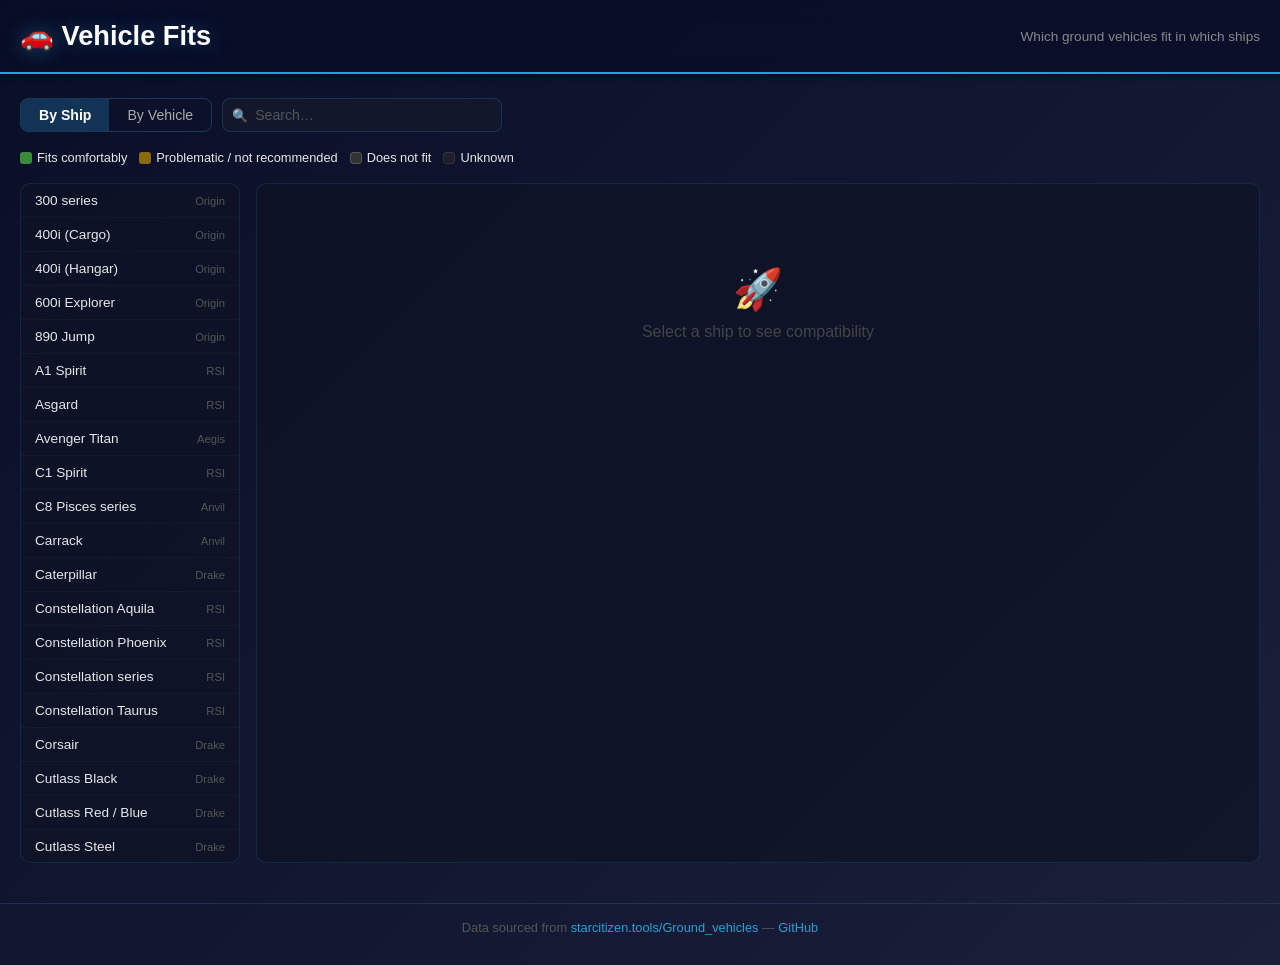
<file: docs/vehicle-fits/index.html>
<!DOCTYPE html>
<html lang="en">
<head>
  <meta charset="UTF-8"/>
  <meta name="viewport" content="width=device-width, initial-scale=1.0"/>
  <title>Vehicle Fits — Star Citizen Pages</title>
  <link rel="icon" type="image/svg+xml" href="data:image/svg+xml,%3Csvg xmlns='http://www.w3.org/2000/svg' viewBox='0 0 100 100'%3E%3Ctext y='.9em' font-size='90'%3E🚗%3C/text%3E%3C/svg%3E">
  <style>
    *{margin:0;padding:0;box-sizing:border-box}
    body{background:linear-gradient(135deg,#0a0e27 0%,#1a1f3a 100%);color:#e8e8e8;font-family:'Segoe UI',Tahoma,Geneva,Verdana,sans-serif;min-height:100vh}

    header{background:rgba(10,14,39,.85);backdrop-filter:blur(10px);border-bottom:2px solid #2a9fd6;padding:20px 0;margin-bottom:24px;box-shadow:0 4px 6px rgba(0,0,0,.3)}
    .hdr-inner{max-width:1400px;margin:0 auto;padding:0 20px;display:flex;align-items:center;gap:16px;flex-wrap:wrap}
    h1{color:#fff;font-size:1.7rem;font-weight:600;text-shadow:0 0 20px rgba(42,159,214,.4)}
    .hdr-sub{color:#888;font-size:.85rem;margin-left:auto}

    .container{max-width:1400px;margin:0 auto;padding:0 20px 40px}

    /* controls */
    .controls{display:flex;align-items:center;gap:10px;flex-wrap:wrap;margin-bottom:18px}
    .view-btns{display:flex;border:1px solid rgba(42,159,214,.3);border-radius:8px;overflow:hidden}
    .view-btn{padding:8px 18px;background:transparent;border:none;color:#aaa;cursor:pointer;font-size:.88rem;transition:all .2s;font-family:inherit}
    .view-btn.active{background:rgba(42,159,214,.25);color:#fff;font-weight:600}
    .view-btn:hover:not(.active){background:rgba(42,159,214,.1);color:#e8e8e8}
    .search-wrap{position:relative;flex:1;max-width:280px}
    .search-wrap::before{content:'🔍';position:absolute;left:10px;top:50%;transform:translateY(-50%);font-size:.8rem;pointer-events:none}
    #searchInput{width:100%;background:rgba(20,25,45,.8);border:1px solid rgba(42,159,214,.2);border-radius:8px;color:#e8e8e8;padding:8px 10px 8px 32px;font-size:.88rem;outline:none;transition:border-color .2s;font-family:inherit}
    #searchInput:focus{border-color:rgba(42,159,214,.5)}
    #searchInput::placeholder{color:#555}

    /* legend */
    .legend{display:flex;gap:12px;flex-wrap:wrap;align-items:center;margin-bottom:18px;font-size:.8rem}
    .leg-item{display:flex;align-items:center;gap:5px}
    .leg-dot{width:12px;height:12px;border-radius:3px}
    .leg-dot.fit{background:#3a8c3a}
    .leg-dot.tight{background:#8c6a10}
    .leg-dot.no{background:#333;border:1px solid #555}
    .leg-dot.unknown{background:#1e1e2e;border:1px solid #333}

    /* layout */
    .layout{display:grid;grid-template-columns:220px 1fr;gap:16px}
    @media(max-width:700px){.layout{grid-template-columns:1fr}}

    /* selector */
    .selector{background:rgba(15,19,38,.7);border:1px solid rgba(42,159,214,.15);border-radius:10px;overflow:hidden;max-height:calc(100vh - 220px);overflow-y:auto;position:sticky;top:16px}
    @media(max-width:700px){.selector{max-height:220px;position:static}}
    .selector::-webkit-scrollbar{width:4px}
    .selector::-webkit-scrollbar-track{background:transparent}
    .selector::-webkit-scrollbar-thumb{background:rgba(42,159,214,.3);border-radius:2px}
    .sel-group-label{padding:7px 12px;font-size:.7rem;text-transform:uppercase;letter-spacing:.08em;color:#555;background:rgba(0,0,0,.2);border-bottom:1px solid rgba(255,255,255,.04)}
    .sel-item{padding:9px 14px;cursor:pointer;border-bottom:1px solid rgba(255,255,255,.03);font-size:.85rem;transition:background .12s;display:flex;align-items:center;gap:8px}
    .sel-item:hover{background:rgba(42,159,214,.08)}
    .sel-item.active{background:rgba(42,159,214,.22);border-left:3px solid #2a9fd6;padding-left:11px;color:#fff;font-weight:600}
    .sel-item.hidden{display:none}
    .sel-maker{font-size:.7rem;color:#555;margin-left:auto}

    /* results panel */
    .results{background:rgba(15,19,38,.7);border:1px solid rgba(42,159,214,.15);border-radius:10px;padding:22px}
    .results-empty{text-align:center;padding:60px 20px;color:#444}
    .results-empty .icon{font-size:2.5rem;margin-bottom:10px}

    .results-title{font-size:1.2rem;font-weight:600;color:#fff;margin-bottom:4px}
    .results-meta{font-size:.8rem;color:#666;margin-bottom:20px}

    .cat-section{margin-bottom:24px}
    .cat-section:last-child{margin-bottom:0}
    .cat-label{font-size:.75rem;text-transform:uppercase;letter-spacing:.1em;color:#2a9fd6;margin-bottom:10px;padding-bottom:6px;border-bottom:1px solid rgba(42,159,214,.15)}

    /* vehicle cards */
    .vehicle-grid{display:grid;grid-template-columns:repeat(auto-fill,minmax(110px,1fr));gap:7px}
    .ship-grid{display:grid;grid-template-columns:repeat(auto-fill,minmax(155px,1fr));gap:7px}
    .v-card{border-radius:7px;padding:9px 10px;text-align:center;border:1px solid transparent;transition:opacity .15s}
    .v-card.fit{background:rgba(56,140,56,.14);border-color:rgba(56,140,56,.3)}
    .v-card.tight{background:rgba(190,130,30,.12);border-color:rgba(190,130,30,.28)}
    .v-card.no{background:rgba(30,30,40,.4);border-color:rgba(255,255,255,.05)}
    .v-card.unknown{background:rgba(25,25,38,.3);border-color:rgba(255,255,255,.04);opacity:.5}
    .v-name{font-size:.8rem;font-weight:600;color:#e8e8e8;white-space:nowrap;overflow:hidden;text-overflow:ellipsis}
    .v-status{font-size:.68rem;margin-top:3px}
    .v-card.fit .v-status{color:#5ec05e}
    .v-card.tight .v-status{color:#c99030}
    .v-card.no .v-status{color:#555}
    .v-card.unknown .v-status{color:#444}
    .v-note{font-size:.63rem;color:#888;margin-top:2px}
    .v-maker{font-size:.68rem;color:#555;margin-top:2px;white-space:nowrap;overflow:hidden;text-overflow:ellipsis}

    /* ship list (by vehicle view) */
    .ship-list{display:flex;flex-direction:column;gap:5px}
    .s-row{display:grid;grid-template-columns:1fr auto;align-items:center;padding:9px 12px;border-radius:7px;border:1px solid transparent;gap:12px}
    .s-row.fit{background:rgba(56,140,56,.12);border-color:rgba(56,140,56,.25)}
    .s-row.tight{background:rgba(190,130,30,.1);border-color:rgba(190,130,30,.22)}
    .s-row.no{background:rgba(30,30,40,.35);border-color:rgba(255,255,255,.05)}
    .s-row.unknown{background:rgba(25,25,38,.25);border-color:rgba(255,255,255,.04);opacity:.55}
    .s-name{font-size:.88rem;font-weight:600;color:#e8e8e8}
    .s-maker{font-size:.72rem;color:#666;margin-top:1px}
    .s-badge{font-size:.72rem;font-weight:600;white-space:nowrap;text-align:right}
    .s-row.fit .s-badge{color:#5ec05e}
    .s-row.tight .s-badge{color:#c99030}
    .s-row.no .s-badge{color:#555}
    .s-row.unknown .s-badge{color:#444}
    .s-note{font-size:.65rem;color:#888}

    footer{max-width:1400px;margin:0 auto;padding:16px 20px 30px;border-top:1px solid rgba(42,159,214,.2);color:#555;font-size:.8rem;text-align:center}
    footer a{color:#2a9fd6;text-decoration:none}
    footer a:hover{text-decoration:underline}
  </style>
</head>
<body>

<header>
  <div class="hdr-inner">
    <h1>🚗 Vehicle Fits</h1>
    <div class="hdr-sub">Which ground vehicles fit in which ships</div>
  </div>
</header>

<div class="container">
  <div class="controls">
    <div class="view-btns">
      <button class="view-btn active" id="btnByShip" onclick="setView('ship')">By Ship</button>
      <button class="view-btn" id="btnByVehicle" onclick="setView('vehicle')">By Vehicle</button>
    </div>
    <div class="search-wrap">
      <input type="text" id="searchInput" placeholder="Search…" oninput="onSearch(this.value)"/>
    </div>
  </div>

  <div class="legend">
    <div class="leg-item"><div class="leg-dot fit"></div>Fits comfortably</div>
    <div class="leg-item"><div class="leg-dot tight"></div>Problematic / not recommended</div>
    <div class="leg-item"><div class="leg-dot no"></div>Does not fit</div>
    <div class="leg-item"><div class="leg-dot unknown"></div>Unknown</div>
  </div>

  <div class="layout">
    <div class="selector" id="selector"></div>
    <div class="results" id="results">
      <div class="results-empty">
        <div class="icon">🚗</div>
        <div>Select a ship or vehicle to see compatibility</div>
      </div>
    </div>
  </div>
</div>

<footer>
  Data sourced from <a href="https://starcitizen.tools/Ground_vehicles" target="_blank">starcitizen.tools/Ground_vehicles</a> &mdash;
  <a href="https://github.com/scpages/scpages.github.io" target="_blank">GitHub</a>
</footer>

<script>
// ── data ──────────────────────────────────────────────────────────────────────

const VEHICLES = [
  {id:'ptv',        name:'PTV',        cat:'Wheeled'},
  {id:'utv',        name:'UTV',        cat:'Wheeled'},
  {id:'stv',        name:'STV',        cat:'Wheeled'},
  {id:'mule',       name:'Mule',       cat:'Wheeled'},
  {id:'cyclone',    name:'Cyclone series', cat:'Wheeled'},
  {id:'cyclone-mt', name:'Cyclone MT', cat:'Wheeled'},
  {id:'roc',        name:'ROC',        cat:'Wheeled'},
  {id:'csv',        name:'CSV series', cat:'Wheeled'},
  {id:'roc-ds',     name:'ROC-DS',     cat:'Wheeled'},
  {id:'ursa',       name:'Ursa series', cat:'Wheeled'},
  {id:'mtc',        name:'MxC series', cat:'Wheeled'},
  {id:'storm',      name:'Storm',      cat:'Wheeled'},
  {id:'spartan',    name:'Spartan',    cat:'Wheeled'},
  {id:'centurion',  name:'Centurion',  cat:'Wheeled'},
  {id:'ballista',   name:'Ballista',   cat:'Wheeled'},
  {id:'nova',       name:'Nova',       cat:'Wheeled'},
  {id:'g12',       name:'G12 series', cat:'Wheeled'},
  {id:'lynx',      name:'Lynx',       cat:'Wheeled'},
  {id:'auxilia',   name:'Auxilia',    cat:'Wheeled'},
  {id:'pulse',      name:'Pulse series', cat:'Bike'},
  {id:'hoverquad',  name:'HoverQuad',  cat:'Bike'},
  {id:'x1',         name:'X1 series',  cat:'Bike'},
  {id:'nox',        name:'Nox',        cat:'Bike'},
  {id:'dragonfly',  name:'Dragonfly',  cat:'Bike'},
  {id:'atls',       name:'ATLS series', cat:'Bike'},
];

const SHIPS = [
  {id:'pisces',        name:'C8 Pisces series',  maker:'Anvil'},
  {id:'mustang-alpha', name:'Mustang Alpha',     maker:'Consolidated Outland'},
  {id:'mustang-beta',  name:'Mustang Beta',      maker:'Consolidated Outland'},
  {id:'300s',          name:'300 series',        maker:'Origin'},
  {id:'reliant',       name:'Reliant Kore',      maker:'MISC'},
  {id:'avenger',       name:'Avenger Titan',     maker:'Aegis'},
  {id:'cutter',        name:'Cutter',            maker:'Drake'},
  {id:'cutter-rambler',name:'Cutter Rambler',    maker:'Drake'},
  {id:'cutter-scout',  name:'Cutter Scout',      maker:'Drake'},
  {id:'vulture',       name:'Vulture',           maker:'Drake'},
  {id:'cutlass-red',   name:'Cutlass Red / Blue', maker:'Drake'},
  {id:'freelancer',    name:'Freelancer series', maker:'MISC'},
  {id:'400i-cargo',    name:'400i (Cargo)',      maker:'Origin'},
  {id:'400i-hangar',   name:'400i (Hangar)',     maker:'Origin'},
  {id:'a1-spirit',     name:'A1 Spirit',         maker:'RSI'},
  {id:'c1-spirit',     name:'C1 Spirit',         maker:'RSI'},
  {id:'cutlass-black', name:'Cutlass Black',     maker:'Drake'},
  {id:'cutlass-steel', name:'Cutlass Steel',     maker:'Drake'},
  {id:'hermes',        name:'Hermes',            maker:'RSI'},
  {id:'nomad',         name:'Nomad',             maker:'MISC'},
  {id:'zeus-cl',       name:'Zeus Mk II CL',     maker:'RSI'},
  {id:'zeus-es',       name:'Zeus Mk II ES',     maker:'RSI'},
  {id:'caterpillar',   name:'Caterpillar',       maker:'Drake'},
  {id:'freelancer-max',name:'Freelancer MAX',    maker:'MISC'},
  {id:'constellation',         name:'Constellation series',  maker:'RSI'},
  {id:'constellation-phoenix', name:'Constellation Phoenix',  maker:'RSI'},
  {id:'constellation-taurus',  name:'Constellation Taurus',   maker:'RSI'},
  {id:'600i',          name:'600i Explorer',     maker:'Origin'},
  {id:'msr',           name:'Mercury Star Runner', maker:'MISC'},
  {id:'valkyrie',      name:'Valkyrie',          maker:'Anvil'},
  {id:'hammerhead',    name:'Hammerhead',        maker:'Aegis'},
  {id:'perseus',       name:'Perseus',           maker:'RSI'},
  {id:'corsair',       name:'Corsair',           maker:'Drake'},
  {id:'starfarer',     name:'Starfarer',         maker:'MISC'},
  {id:'carrack',       name:'Carrack',           maker:'Anvil'},
  {id:'reclaimer',     name:'Reclaimer',         maker:'Aegis'},
  {id:'starlancer',    name:'Starlancer series', maker:'MISC'},
  {id:'asgard',        name:'Asgard',            maker:'RSI'},
  {id:'polaris-c',     name:'Polaris (Cargo)',   maker:'RSI'},
  {id:'polaris-h',     name:'Polaris (Hangar)',  maker:'RSI'},
  {id:'890',           name:'890 Jump',          maker:'Origin'},
  {id:'hercules',      name:'Hercules Starlifter series', maker:'Crusader'},
  {id:'liberator',   name:'Liberator',                 maker:'Anvil'},
  {id:'kraken',      name:'Kraken',                    maker:'Drake'},
  {id:'odyssey',     name:'Odyssey',                   maker:'MISC'},
  {id:'const-aquila',name:'Constellation Aquila',       maker:'RSI'},
];

// status: y=comfortable, w=tight, n=no, ?=unknown
// vehicle order: ptv,utv,stv,mule,cyclone,cyclone-mt,roc,csv,roc-ds,ursa,mtc,storm,spartan,centurion,ballista,nova,g12,lynx,auxilia, pulse,hoverquad,x1,nox,dragonfly,atls
const COMPAT = {
  'pisces':        ['n','n','n','n','n','n','n','n','n','n','n','n','n','n','n','n','n','n','n', 'y','n','n','n','n','n'],
  'mustang-alpha': ['n','n','n','n','n','n','n','n','n','n','n','n','n','n','n','n','n','n','n', 'y','n','n','n','n','n'],
  'mustang-beta':  ['n','n','n','n','n','n','n','n','n','n','n','n','n','n','n','n','n','n','n', 'y','n','n','n','n','n'],
  '300s':          ['w','n','n','n','n','n','n','n','n','n','n','n','n','n','n','n','n','n','n', 'w','w','n','n','n','n'],
  'reliant':       ['y','n','n','n','n','n','n','n','n','n','n','n','n','n','n','n','n','n','n', 'y','w','w','w','n','n'],
  'avenger':       ['y','w','n','n','n','n','n','n','n','n','n','n','n','n','n','n','n','n','n', 'y','y','n','w','n','n'],
  'cutter':        ['y','y','y','w','n','n','w','n','n','n','n','n','n','n','n','n','n','n','n', 'y','y','y','y','w','y'],
  'cutter-rambler':['y','y','y','w','n','n','w','n','n','n','n','n','n','n','n','n','n','n','n', 'y','y','y','y','w','y'],
  'cutter-scout':  ['y','y','y','w','n','n','w','n','n','n','n','n','n','n','n','n','n','n','n', 'y','y','y','y','w','y'],
  'vulture':       ['y','y','y','y','w','n','n','n','n','n','n','n','n','n','n','n','n','n','n', 'y','y','y','y','y','y'],
  'cutlass-red':   ['y','y','w','w','w','n','w','n','n','n','n','n','n','n','n','n','n','n','n', '?','?','?','?','?','?'],
  'freelancer':    ['y','y','y','y','y','n','y','n','n','n','n','n','n','n','n','n','n','n','n', '?','?','?','?','?','?'],
  '400i-cargo':    ['y','y','y','y','y','n','w','y','n','n','n','n','n','n','n','n','n','n','n', 'y','y','y','y','y','w'],
  '400i-hangar':   ['n','n','n','n','n','n','n','n','n','n','n','n','n','n','n','n','n','n','n', 'y','w','y','w','w','w'],
  'a1-spirit':     ['y','y','y','y','y','y','y','y','n','n','n','n','n','n','n','n','n','n','n', 'y','y','y','y','y','y'],
  'c1-spirit':     ['y','y','y','y','y','y','y','y','w','n','n','n','n','n','n','n','n','n','n', 'y','y','y','y','y','y'],
  'cutlass-black': ['y','y','y','y','w','w','y','y','n','n','n','n','n','n','n','n','n','n','n', 'y','y','y','y','y','y'],
  'cutlass-steel': ['n','n','n','n','n','n','n','n','n','n','n','n','n','n','n','n','n','n','n', 'n','n','n','n','n','n'],
  'hermes':        ['y','y','y','y','y','y','y','y','n','n','n','n','n','n','n','n','n','n','n', 'y','y','y','y','y','y'],
  'nomad':         ['y','y','y','y','y','y','y','y','y','w','n','n','n','n','n','n','w','w','n', 'y','y','y','y','y','y'],
  'zeus-cl':       ['y','y','y','y','y','y','y','y','n','n','n','n','n','n','n','n','n','n','n', '?','?','?','?','?','?'],
  'zeus-es':       ['y','y','y','y','y','y','y','y','n','n','n','n','n','n','n','n','n','n','n', '?','?','?','?','?','?'],
  'caterpillar':   ['w','w','w','w','w','w','w','w','w','w','n','n','n','n','n','n','w','w','n', 'y','y','y','y','y','y'],
  'freelancer-max':['y','y','y','y','y','y','y','y','y','w','w','n','n','n','n','n','w','w','n', '?','?','?','?','?','?'],
  'constellation':         ['y','y','y','y','y','y','y','y','y','y','w','n','n','n','n','n','y','y','n', '?','?','?','?','?','?'],
  'constellation-phoenix': ['y','y','y','y','y','y','y','y','y','y','w','n','n','n','n','n','y','y','n', '?','?','?','?','?','?'],
  'constellation-taurus':  ['y','y','y','y','y','y','y','y','y','y','w','n','n','n','n','n','y','y','n', '?','?','?','?','?','?'],
  '600i':          ['y','y','y','y','y','y','y','y','y','y','y','n','n','n','n','n','y','y','n', 'y','y','y','y','y','y'],
  'msr':           ['y','y','y','y','y','y','y','y','y','y','y','n','n','n','n','n','y','y','n', '?','?','?','?','?','?'],
  'valkyrie':      ['y','y','y','y','y','y','y','y','y','y','y','n','n','n','w','n','y','y','n', 'y','y','y','y','y','y'],
  'hammerhead':    ['y','y','y','y','y','y','y','y','y','y','y','n','n','n','n','n','y','y','n', '?','?','?','?','?','?'],
  'perseus':       ['y','y','y','y','y','y','y','y','y','y','y','n','n','n','n','n','y','y','n', '?','?','?','?','?','?'],
  'corsair':       ['y','y','y','y','y','y','y','y','y','y','y','y','n','n','n','n','y','y','n', '?','?','?','?','?','?'],
  'starfarer':     ['y','y','y','y','y','y','y','y','y','y','w','y','n','n','n','n','y','y','n', '?','?','?','?','?','?'],
  'carrack':       ['y','y','y','y','y','y','y','y','y','y','y','y','n','n','n','n','y','y','n', 'y','y','y','y','y','y'],
  'reclaimer':     ['y','y','y','y','y','y','y','y','y','y','y','y','n','n','n','n','y','y','n', '?','?','?','?','?','?'],
  'starlancer':    ['y','y','y','y','y','y','y','y','y','y','y','y','n','n','n','n','y','y','n', '?','?','?','?','?','?'],
  'asgard':        ['y','y','y','y','y','y','y','y','y','y','y','y','y','y','y','y','y','y','y', 'y','y','y','y','y','y'],
  'polaris-c':     ['y','y','y','y','y','y','y','y','y','y','y','y','y','y','w','w','y','y','y', '?','?','?','?','?','?'],
  'polaris-h':     ['y','y','y','y','y','y','y','y','y','y','y','y','y','y','y','y','y','y','y', '?','?','?','?','?','?'],
  '890':           ['y','y','y','y','y','y','y','y','y','y','y','y','y','y','y','y','y','y','y', 'y','y','y','y','y','y'],
  'hercules':      ['y','y','y','y','y','y','y','y','y','y','y','y','y','y','y','y','y','y','y', '?','?','?','?','?','?'],
  'liberator':    ['y','y','y','y','y','y','y','y','y','y','y','y','n','n','n','y','y','y','n', 'y','y','y','y','y','y'],
  'kraken':       ['y','y','y','y','y','y','y','y','y','y','y','y','n','n','n','?','y','y','n', 'y','y','y','y','y','y'],
  'odyssey':      ['y','y','y','y','y','y','y','y','y','y','n','n','n','n','n','n','y','y','n', 'y','y','y','y','y','y'],
  'const-aquila': ['y','y','y','y','y','y','y','y','y','y','n','n','n','n','n','n','y','y','n', 'y','y','y','y','y','y'],
};

// quantity notes for specific ship+vehicle combos
const NOTES = {
  'a1-spirit':     {ptv:'×2', stv:'×2'},
  'c1-spirit':     {ptv:'×2', stv:'×2'},
  'cutlass-black': {ptv:'×7'},
  'asgard':        {ptv:'×12', cyclone:'×4', ursa:'×2'},
};

// ── inference ─────────────────────────────────────────────────────────────────

// Returns true if vehicle A fits inside the space occupied by vehicle B
// (A is smaller or equal in every dimension)
function fitsInside(dimA, dimB) {
  return dimA.l <= dimB.l && dimA.w <= dimB.w && dimA.h <= dimB.h;
}

// Loaded from vehicles.json; keyed by vehicle id
let VDIMS = {};

function applyInference() {
  const vids = VEHICLES.map(v => v.id);
  for (const [ship, row] of Object.entries(COMPAT)) {
    for (let i = 0; i < vids.length; i++) {
      if (row[i] !== '?') continue;
      const dimA = VDIMS[vids[i]];
      if (!dimA) continue;
      // Find any confirmed-fit vehicle whose space A would fit inside
      for (let j = 0; j < vids.length; j++) {
        if (row[j] !== 'y') continue;
        const dimB = VDIMS[vids[j]];
        if (dimB && fitsInside(dimA, dimB)) { row[i] = 'y'; break; }
      }
    }
  }
}

fetch('vehicles.json')
  .then(r => r.json())
  .then(data => { VDIMS = data; applyInference(); render(); })
  .catch(() => render()); // render even without dims

// ── helpers ───────────────────────────────────────────────────────────────────

const VID_IDX = {};
VEHICLES.forEach((v,i) => VID_IDX[v.id] = i);

function compat(shipId, vehicleId) {
  const row = COMPAT[shipId];
  if (!row) return '?';
  const idx = VID_IDX[vehicleId];
  return (idx === undefined || row[idx] === undefined) ? '?' : row[idx];
}

function note(shipId, vehicleId) {
  return (NOTES[shipId] || {})[vehicleId] || '';
}

function statusClass(s) {
  return s === 'y' ? 'fit' : s === 'w' ? 'tight' : s === 'n' ? 'no' : 'unknown';
}

function statusLabel(s) {
  return s === 'y' ? 'Fits' : s === 'w' ? 'Problematic' : s === 'n' ? 'No' : '?';
}

function statusIcon(s) {
  return s === 'y' ? '✅' : s === 'w' ? '⚠️' : s === 'n' ? '❌' : '❔';
}

// ── state ─────────────────────────────────────────────────────────────────────

let currentView = 'ship';
let selectedId = null;
let searchQuery = '';

// ── render selector ───────────────────────────────────────────────────────────

function renderSelector() {
  const sel = document.getElementById('selector');
  const q = searchQuery.toLowerCase();

  if (currentView === 'ship') {
    const sortedShips = [...SHIPS].sort((a,b) => a.name.localeCompare(b.name));
    sel.innerHTML = sortedShips.map(s => {
      const hidden = q && !s.name.toLowerCase().includes(q) && !s.maker.toLowerCase().includes(q);
      return `<div class="sel-item${s.id===selectedId?' active':''}${hidden?' hidden':''}" data-id="${s.id}" onclick="select('${s.id}')">
        <span>${s.name}</span>
        <span class="sel-maker">${s.maker}</span>
      </div>`;
    }).join('');
  } else {
    const cats = ['Wheeled','Bike'];
    const catNames = {Wheeled:'Wheeled & Tracked', Bike:'Bikes & Grav-Lev'};
    sel.innerHTML = cats.map(cat => {
      const items = VEHICLES.filter(v => v.cat === cat).sort((a,b) => a.name.localeCompare(b.name));
      const rows = items.map(v => {
        const hidden = q && !v.name.toLowerCase().includes(q);
        return `<div class="sel-item${v.id===selectedId?' active':''}${hidden?' hidden':''}" data-id="${v.id}" onclick="select('${v.id}')">
          ${v.name}
        </div>`;
      }).join('');
      return `<div class="sel-group-label">${catNames[cat]}</div>${rows}`;
    }).join('');
  }
}

// ── render results ────────────────────────────────────────────────────────────

function renderEmpty() {
  document.getElementById('results').innerHTML = `
    <div class="results-empty">
      <div class="icon">${currentView === 'ship' ? '🚀' : '🚗'}</div>
      <div>Select a ${currentView === 'ship' ? 'ship' : 'vehicle'} to see compatibility</div>
    </div>`;
}

function renderByShip(shipId) {
  const ship = SHIPS.find(s => s.id === shipId);
  if (!ship) return renderEmpty();

  const cats = ['Wheeled','Bike'];
  const catNames = {Wheeled:'Wheeled & Tracked', Bike:'Bikes & Grav-Lev'};

  const order = {y:0, w:1, n:2, '?':3};
  const sections = cats.map(cat => {
    const vehicles = VEHICLES.filter(v => v.cat === cat)
      .sort((a,b) => (order[compat(shipId,a.id)] - order[compat(shipId,b.id)]) || a.name.localeCompare(b.name));
    const cards = vehicles.map(v => {
      const s = compat(shipId, v.id);
      const n = note(shipId, v.id);
      return `<div class="v-card ${statusClass(s)}" title="${v.name}: ${statusLabel(s)}">
        <div class="v-name">${v.name}</div>
        <div class="v-status">${statusIcon(s)} ${statusLabel(s)}</div>
        ${n ? `<div class="v-note">${n}</div>` : ''}
      </div>`;
    }).join('');
    return `<div class="cat-section">
      <div class="cat-label">${catNames[cat]}</div>
      <div class="vehicle-grid">${cards}</div>
    </div>`;
  }).join('');

  document.getElementById('results').innerHTML = `
    <div class="results-title">${ship.name}</div>
    <div class="results-meta">${ship.maker}</div>
    ${sections}`;
}

function renderByVehicle(vehicleId) {
  const vehicle = VEHICLES.find(v => v.id === vehicleId);
  if (!vehicle) return renderEmpty();

  // Sort ships: y first, then w, then n, then ?
  const order = {y:0, w:1, n:2, '?':3};
  const sorted = [...SHIPS].sort((a, b) => {
    const sa = compat(a.id, vehicleId);
    const sb = compat(b.id, vehicleId);
    return (order[sa] - order[sb]) || a.name.localeCompare(b.name);
  });

  const rows = sorted.map(ship => {
    const s = compat(ship.id, vehicleId);
    const n = note(ship.id, vehicleId);
    return `<div class="v-card ${statusClass(s)}" title="${ship.name}: ${statusLabel(s)}">
      <div class="v-name">${ship.name}</div>
      <div class="v-maker">${ship.maker}</div>
      <div class="v-status">${statusIcon(s)} ${statusLabel(s)}</div>
      ${n ? `<div class="v-note">${n}</div>` : ''}
    </div>`;
  }).join('');

  const catLabel = vehicle.cat === 'Bike' ? 'Bike / Grav-Lev' : 'Wheeled / Tracked';
  const fits  = SHIPS.filter(s => compat(s.id, vehicleId) === 'y').length;
  const tight = SHIPS.filter(s => compat(s.id, vehicleId) === 'w').length;

  document.getElementById('results').innerHTML = `
    <div class="results-title">${vehicle.name}</div>
    <div class="results-meta">${catLabel} &mdash; ${fits} comfortable, ${tight} tight</div>
    <div class="ship-grid">${rows}</div>`;
}

// ── actions ───────────────────────────────────────────────────────────────────

function select(id) {
  selectedId = id;
  renderSelector();
  if (currentView === 'ship') renderByShip(id);
  else renderByVehicle(id);
  if (window.innerWidth <= 700) {
    document.getElementById('results').scrollIntoView({behavior:'smooth', block:'start'});
  }
}

function setView(view) {
  currentView = view;
  selectedId = null;
  document.getElementById('btnByShip').classList.toggle('active', view === 'ship');
  document.getElementById('btnByVehicle').classList.toggle('active', view === 'vehicle');
  renderSelector();
  renderEmpty();
}

function onSearch(q) {
  searchQuery = q;
  renderSelector();
}

// ── init ──────────────────────────────────────────────────────────────────────

function render() {
  renderSelector();
  if (selectedId) {
    if (currentView === 'ship') renderByShip(selectedId);
    else renderByVehicle(selectedId);
  } else {
    renderEmpty();
  }
}

renderSelector();
renderEmpty();
</script>
</body>
</html>
</file>
<file: default.css>
body
	{
	color: white;
	background-color: #121212;
	font-family: Georgia;
	}

h3
	{
	color: #006fdd;
	}

a 
	{
	text-decoration: none;
	color: white;
	}
 
a:hover
	{
	text-decoration: none;
	color: #006fdd;
	}
 
body div
	{
	margin-left: auto;
	margin-right: auto;
	margin-top: 5rem;
	width: 60rem;
	}
</file>
